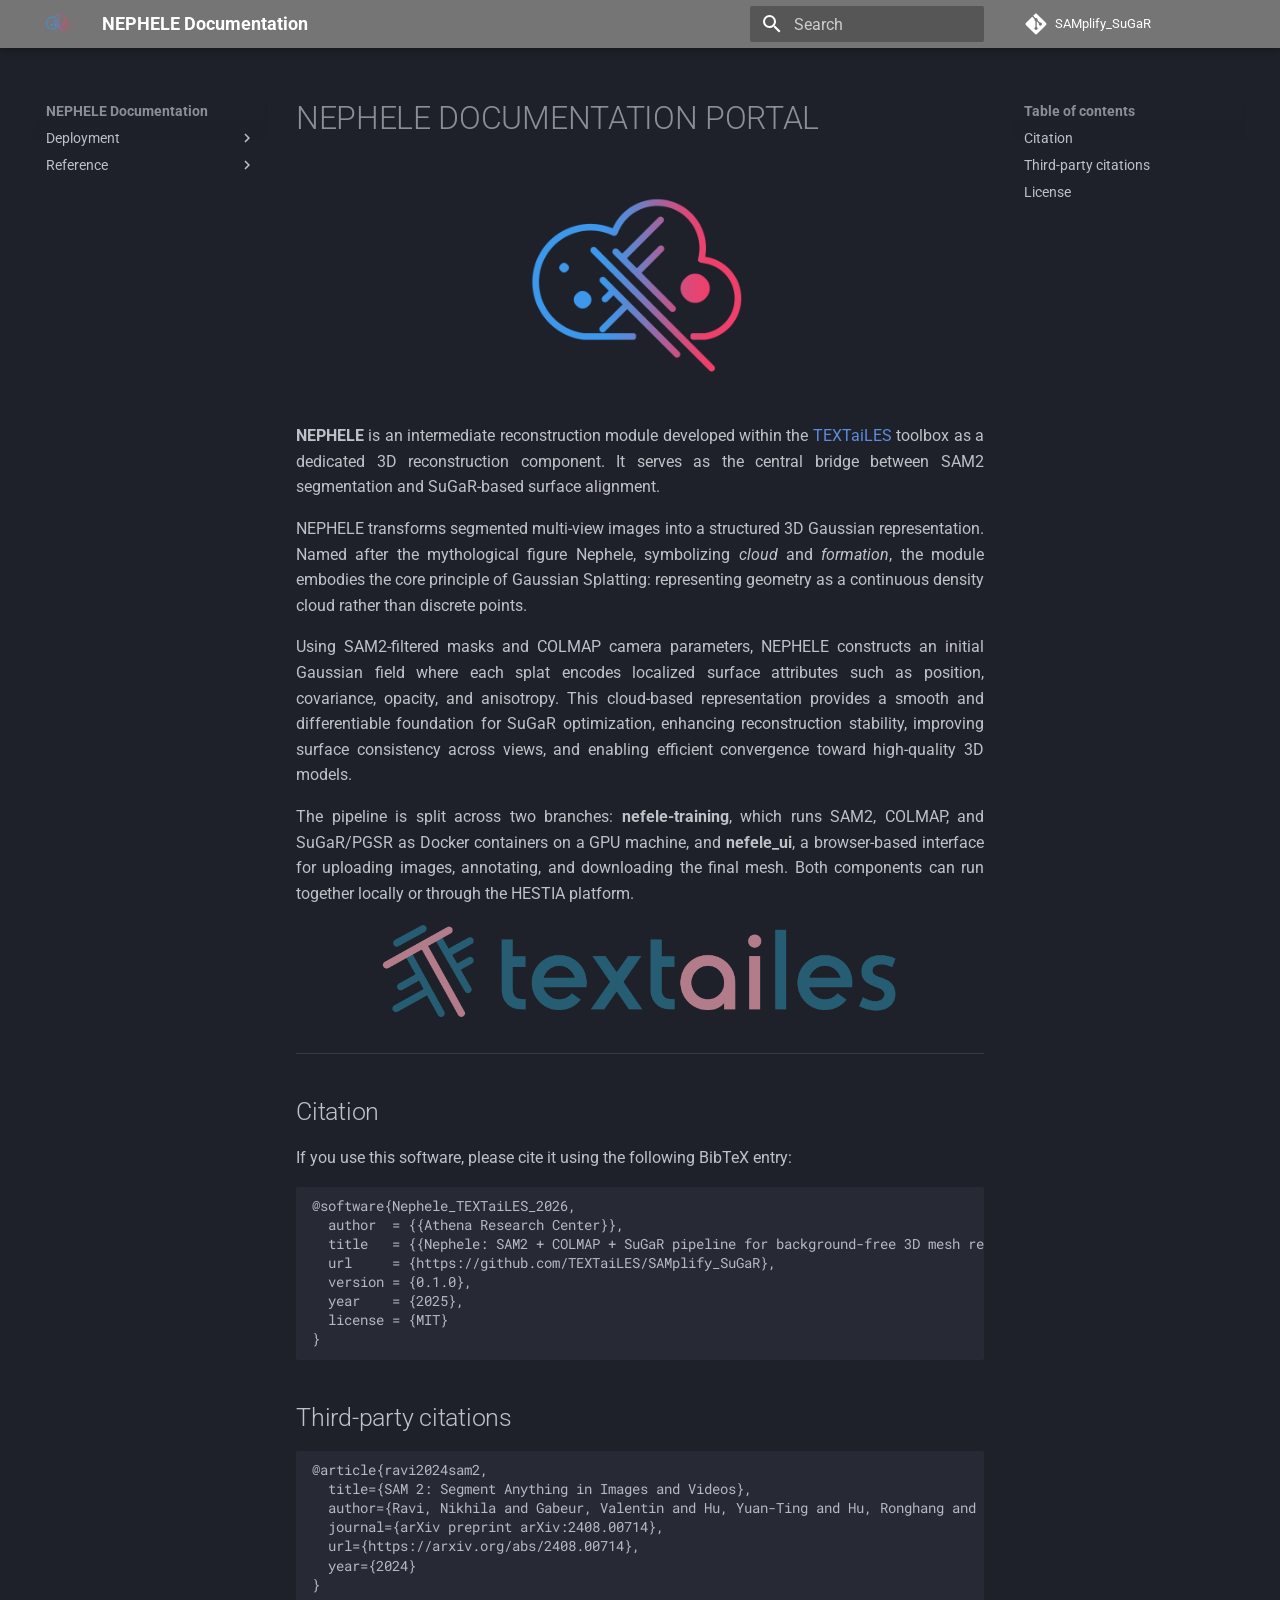
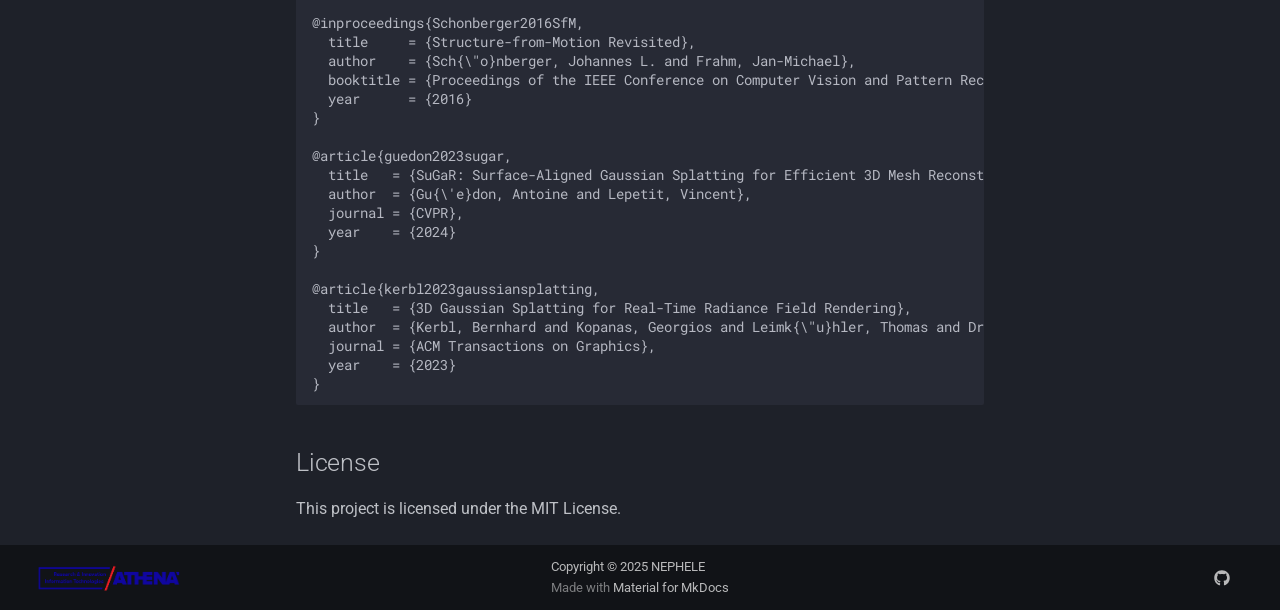
<file: index.html>
<!doctype html>
<html lang="en" class="no-js">
  <head>
    
      <meta charset="utf-8">
      <meta name="viewport" content="width=device-width,initial-scale=1">
      
        <meta name="description" content="Documentation for the NEPHELE 3D reconstruction pipeline">
      
      
        <meta name="author" content="Vaia Zachari">
      
      
        <link rel="canonical" href="https://github.com/TEXTaiLES/SAMplify_SuGaR/">
      
      
      
      
        
      
      
      <link rel="icon" href="assets/nephele_logo_2.png">
      <meta name="generator" content="mkdocs-1.6.1, mkdocs-material-9.7.6">
    
    
      
        <title>NEPHELE Documentation</title>
      
    
    
      <link rel="stylesheet" href="assets/stylesheets/main.484c7ddc.min.css">
      
        
        <link rel="stylesheet" href="assets/stylesheets/palette.ab4e12ef.min.css">
      
      


    
    
      
    
    
      
        
        
        <link rel="preconnect" href="https://fonts.gstatic.com" crossorigin>
        <link rel="stylesheet" href="https://fonts.googleapis.com/css?family=Roboto:300,300i,400,400i,700,700i%7CRoboto+Mono:400,400i,700,700i&display=fallback">
        <style>:root{--md-text-font:"Roboto";--md-code-font:"Roboto Mono"}</style>
      
    
    
      <link rel="stylesheet" href="stylesheets/extra.css">
    
    <script>__md_scope=new URL(".",location),__md_hash=e=>[...e].reduce(((e,_)=>(e<<5)-e+_.charCodeAt(0)),0),__md_get=(e,_=localStorage,t=__md_scope)=>JSON.parse(_.getItem(t.pathname+"."+e)),__md_set=(e,_,t=localStorage,a=__md_scope)=>{try{t.setItem(a.pathname+"."+e,JSON.stringify(_))}catch(e){}}</script>
    
      

    
    
  </head>
  
  
    
    
    
    
    
    <body dir="ltr" data-md-color-scheme="slate" data-md-color-primary="grey" data-md-color-accent="indigo">
  
    
    <input class="md-toggle" data-md-toggle="drawer" type="checkbox" id="__drawer" autocomplete="off">
    <input class="md-toggle" data-md-toggle="search" type="checkbox" id="__search" autocomplete="off">
    <label class="md-overlay" for="__drawer"></label>
    <div data-md-component="skip">
      
        
        <a href="#nephele-documentation-portal" class="md-skip">
          Skip to content
        </a>
      
    </div>
    <div data-md-component="announce">
      
    </div>
    
    
      

  

<header class="md-header md-header--shadow" data-md-component="header">
  <nav class="md-header__inner md-grid" aria-label="Header">
    <a href="." title="NEPHELE Documentation" class="md-header__button md-logo" aria-label="NEPHELE Documentation" data-md-component="logo">
      
  <img src="assets/nephele_logo_2.png" alt="logo">

    </a>
    <label class="md-header__button md-icon" for="__drawer">
      
      <svg xmlns="http://www.w3.org/2000/svg" viewBox="0 0 24 24"><path d="M3 6h18v2H3zm0 5h18v2H3zm0 5h18v2H3z"/></svg>
    </label>
    <div class="md-header__title" data-md-component="header-title">
      <div class="md-header__ellipsis">
        <div class="md-header__topic">
          <span class="md-ellipsis">
            NEPHELE Documentation
          </span>
        </div>
        <div class="md-header__topic" data-md-component="header-topic">
          <span class="md-ellipsis">
            
              NEPHELE DOCUMENTATION PORTAL
            
          </span>
        </div>
      </div>
    </div>
    
      
    
    
    
    
      
      
        <label class="md-header__button md-icon" for="__search">
          
          <svg xmlns="http://www.w3.org/2000/svg" viewBox="0 0 24 24"><path d="M9.5 3A6.5 6.5 0 0 1 16 9.5c0 1.61-.59 3.09-1.56 4.23l.27.27h.79l5 5-1.5 1.5-5-5v-.79l-.27-.27A6.52 6.52 0 0 1 9.5 16 6.5 6.5 0 0 1 3 9.5 6.5 6.5 0 0 1 9.5 3m0 2C7 5 5 7 5 9.5S7 14 9.5 14 14 12 14 9.5 12 5 9.5 5"/></svg>
        </label>
        <div class="md-search" data-md-component="search" role="dialog">
  <label class="md-search__overlay" for="__search"></label>
  <div class="md-search__inner" role="search">
    <form class="md-search__form" name="search">
      <input type="text" class="md-search__input" name="query" aria-label="Search" placeholder="Search" autocapitalize="off" autocorrect="off" autocomplete="off" spellcheck="false" data-md-component="search-query" required>
      <label class="md-search__icon md-icon" for="__search">
        
        <svg xmlns="http://www.w3.org/2000/svg" viewBox="0 0 24 24"><path d="M9.5 3A6.5 6.5 0 0 1 16 9.5c0 1.61-.59 3.09-1.56 4.23l.27.27h.79l5 5-1.5 1.5-5-5v-.79l-.27-.27A6.52 6.52 0 0 1 9.5 16 6.5 6.5 0 0 1 3 9.5 6.5 6.5 0 0 1 9.5 3m0 2C7 5 5 7 5 9.5S7 14 9.5 14 14 12 14 9.5 12 5 9.5 5"/></svg>
        
        <svg xmlns="http://www.w3.org/2000/svg" viewBox="0 0 24 24"><path d="M20 11v2H8l5.5 5.5-1.42 1.42L4.16 12l7.92-7.92L13.5 5.5 8 11z"/></svg>
      </label>
      <nav class="md-search__options" aria-label="Search">
        
        <button type="reset" class="md-search__icon md-icon" title="Clear" aria-label="Clear" tabindex="-1">
          
          <svg xmlns="http://www.w3.org/2000/svg" viewBox="0 0 24 24"><path d="M19 6.41 17.59 5 12 10.59 6.41 5 5 6.41 10.59 12 5 17.59 6.41 19 12 13.41 17.59 19 19 17.59 13.41 12z"/></svg>
        </button>
      </nav>
      
    </form>
    <div class="md-search__output">
      <div class="md-search__scrollwrap" tabindex="0" data-md-scrollfix>
        <div class="md-search-result" data-md-component="search-result">
          <div class="md-search-result__meta">
            Initializing search
          </div>
          <ol class="md-search-result__list" role="presentation"></ol>
        </div>
      </div>
    </div>
  </div>
</div>
      
    
    
      <div class="md-header__source">
        <a href="https://github.com/TEXTaiLES/SAMplify_SuGaR" title="Go to repository" class="md-source" data-md-component="source">
  <div class="md-source__icon md-icon">
    
    <svg xmlns="http://www.w3.org/2000/svg" viewBox="0 0 448 512"><!--! Font Awesome Free 7.1.0 by @fontawesome - https://fontawesome.com License - https://fontawesome.com/license/free (Icons: CC BY 4.0, Fonts: SIL OFL 1.1, Code: MIT License) Copyright 2025 Fonticons, Inc.--><path d="M439.6 236.1 244 40.5c-5.4-5.5-12.8-8.5-20.4-8.5s-15 3-20.4 8.4L162.5 81l51.5 51.5c27.1-9.1 52.7 16.8 43.4 43.7l49.7 49.7c34.2-11.8 61.2 31 35.5 56.7-26.5 26.5-70.2-2.9-56-37.3L240.3 199v121.9c25.3 12.5 22.3 41.8 9.1 55-6.4 6.4-15.2 10.1-24.3 10.1s-17.8-3.6-24.3-10.1c-17.6-17.6-11.1-46.9 11.2-56v-123c-20.8-8.5-24.6-30.7-18.6-45L142.6 101 8.5 235.1C3 240.6 0 247.9 0 255.5s3 15 8.5 20.4l195.6 195.7c5.4 5.4 12.7 8.4 20.4 8.4s15-3 20.4-8.4l194.7-194.7c5.4-5.4 8.4-12.8 8.4-20.4s-3-15-8.4-20.4"/></svg>
  </div>
  <div class="md-source__repository">
    SAMplify_SuGaR
  </div>
</a>
      </div>
    
  </nav>
  
</header>
    
    <div class="md-container" data-md-component="container">
      
      
        
          
        
      
      <main class="md-main" data-md-component="main">
        <div class="md-main__inner md-grid">
          
            
              
              <div class="md-sidebar md-sidebar--primary" data-md-component="sidebar" data-md-type="navigation" >
                <div class="md-sidebar__scrollwrap">
                  <div class="md-sidebar__inner">
                    



<nav class="md-nav md-nav--primary" aria-label="Navigation" data-md-level="0">
  <label class="md-nav__title" for="__drawer">
    <a href="." title="NEPHELE Documentation" class="md-nav__button md-logo" aria-label="NEPHELE Documentation" data-md-component="logo">
      
  <img src="assets/nephele_logo_2.png" alt="logo">

    </a>
    NEPHELE Documentation
  </label>
  
    <div class="md-nav__source">
      <a href="https://github.com/TEXTaiLES/SAMplify_SuGaR" title="Go to repository" class="md-source" data-md-component="source">
  <div class="md-source__icon md-icon">
    
    <svg xmlns="http://www.w3.org/2000/svg" viewBox="0 0 448 512"><!--! Font Awesome Free 7.1.0 by @fontawesome - https://fontawesome.com License - https://fontawesome.com/license/free (Icons: CC BY 4.0, Fonts: SIL OFL 1.1, Code: MIT License) Copyright 2025 Fonticons, Inc.--><path d="M439.6 236.1 244 40.5c-5.4-5.5-12.8-8.5-20.4-8.5s-15 3-20.4 8.4L162.5 81l51.5 51.5c27.1-9.1 52.7 16.8 43.4 43.7l49.7 49.7c34.2-11.8 61.2 31 35.5 56.7-26.5 26.5-70.2-2.9-56-37.3L240.3 199v121.9c25.3 12.5 22.3 41.8 9.1 55-6.4 6.4-15.2 10.1-24.3 10.1s-17.8-3.6-24.3-10.1c-17.6-17.6-11.1-46.9 11.2-56v-123c-20.8-8.5-24.6-30.7-18.6-45L142.6 101 8.5 235.1C3 240.6 0 247.9 0 255.5s3 15 8.5 20.4l195.6 195.7c5.4 5.4 12.7 8.4 20.4 8.4s15-3 20.4-8.4l194.7-194.7c5.4-5.4 8.4-12.8 8.4-20.4s-3-15-8.4-20.4"/></svg>
  </div>
  <div class="md-source__repository">
    SAMplify_SuGaR
  </div>
</a>
    </div>
  
  <ul class="md-nav__list" data-md-scrollfix>
    
      
      
  
  
  
  
    
    
    
    
    
    <li class="md-nav__item md-nav__item--nested">
      
        
        
        <input class="md-nav__toggle md-toggle " type="checkbox" id="__nav_1" >
        
          
          <label class="md-nav__link" for="__nav_1" id="__nav_1_label" tabindex="0">
            
  
  
  <span class="md-ellipsis">
    
  
    Deployment
  

    
  </span>
  
  

            <span class="md-nav__icon md-icon"></span>
          </label>
        
        <nav class="md-nav" data-md-level="1" aria-labelledby="__nav_1_label" aria-expanded="false">
          <label class="md-nav__title" for="__nav_1">
            <span class="md-nav__icon md-icon"></span>
            
  
    Deployment
  

          </label>
          <ul class="md-nav__list" data-md-scrollfix>
            
              
                
  
  
  
  
    <li class="md-nav__item">
      <a href="deployment/installation_basic/" class="md-nav__link">
        
  
  
  <span class="md-ellipsis">
    
  
    Installation
  

    
  </span>
  
  

      </a>
    </li>
  

              
            
              
                
  
  
  
  
    <li class="md-nav__item">
      <a href="deployment/dataset_preparation/" class="md-nav__link">
        
  
  
  <span class="md-ellipsis">
    
  
    Dataset Preparation
  

    
  </span>
  
  

      </a>
    </li>
  

              
            
              
                
  
  
  
  
    <li class="md-nav__item">
      <a href="deployment/run_pipeline/" class="md-nav__link">
        
  
  
  <span class="md-ellipsis">
    
  
    Running the Backend Pipeline
  

    
  </span>
  
  

      </a>
    </li>
  

              
            
              
                
  
  
  
  
    <li class="md-nav__item">
      <a href="deployment/nefele_ui/" class="md-nav__link">
        
  
  
  <span class="md-ellipsis">
    
  
    Web UI (nefele_ui)
  

    
  </span>
  
  

      </a>
    </li>
  

              
            
          </ul>
        </nav>
      
    </li>
  

    
      
      
  
  
  
  
    
    
    
    
    
    <li class="md-nav__item md-nav__item--nested">
      
        
        
        <input class="md-nav__toggle md-toggle " type="checkbox" id="__nav_2" >
        
          
          <label class="md-nav__link" for="__nav_2" id="__nav_2_label" tabindex="0">
            
  
  
  <span class="md-ellipsis">
    
  
    Reference
  

    
  </span>
  
  

            <span class="md-nav__icon md-icon"></span>
          </label>
        
        <nav class="md-nav" data-md-level="1" aria-labelledby="__nav_2_label" aria-expanded="false">
          <label class="md-nav__title" for="__nav_2">
            <span class="md-nav__icon md-icon"></span>
            
  
    Reference
  

          </label>
          <ul class="md-nav__list" data-md-scrollfix>
            
              
                
  
  
  
  
    <li class="md-nav__item">
      <a href="manual/colmap/" class="md-nav__link">
        
  
  
  <span class="md-ellipsis">
    
  
    COLMAP – Structure-from-Motion
  

    
  </span>
  
  

      </a>
    </li>
  

              
            
              
                
  
  
  
  
    <li class="md-nav__item">
      <a href="manual/sugar/" class="md-nav__link">
        
  
  
  <span class="md-ellipsis">
    
  
    SuGaR / PGSR
  

    
  </span>
  
  

      </a>
    </li>
  

              
            
              
                
  
  
  
  
    <li class="md-nav__item">
      <a href="api/env/" class="md-nav__link">
        
  
  
  <span class="md-ellipsis">
    
  
    Environment Variables
  

    
  </span>
  
  

      </a>
    </li>
  

              
            
          </ul>
        </nav>
      
    </li>
  

    
  </ul>
</nav>
                  </div>
                </div>
              </div>
            
            
              
              <div class="md-sidebar md-sidebar--secondary" data-md-component="sidebar" data-md-type="toc" >
                <div class="md-sidebar__scrollwrap">
                  <div class="md-sidebar__inner">
                    

<nav class="md-nav md-nav--secondary" aria-label="Table of contents">
  
  
  
    
  
  
    <label class="md-nav__title" for="__toc">
      <span class="md-nav__icon md-icon"></span>
      Table of contents
    </label>
    <ul class="md-nav__list" data-md-component="toc" data-md-scrollfix>
      
        <li class="md-nav__item">
  <a href="#citation" class="md-nav__link">
    <span class="md-ellipsis">
      
        Citation
      
    </span>
  </a>
  
</li>
      
        <li class="md-nav__item">
  <a href="#third-party-citations" class="md-nav__link">
    <span class="md-ellipsis">
      
        Third-party citations
      
    </span>
  </a>
  
</li>
      
        <li class="md-nav__item">
  <a href="#license" class="md-nav__link">
    <span class="md-ellipsis">
      
        License
      
    </span>
  </a>
  
</li>
      
    </ul>
  
</nav>
                  </div>
                </div>
              </div>
            
          
          
            <div class="md-content" data-md-component="content">
              
              <article class="md-content__inner md-typeset">
                
                  


  
  


<h1 id="nephele-documentation-portal">NEPHELE DOCUMENTATION PORTAL</h1>
<p align="center">
    <img src="assets/nephele_logo_2.png" alt="NEPHELE" width="220"/>
</p>

<p style="text-align: justify; text-justify: inter-word;">
<b>NEPHELE</b> is an intermediate reconstruction module developed within the 
<a href="https://www.echoes-eccch.eu/textailes/">TEXTaiLES</a> toolbox as a dedicated 
3D reconstruction component. It serves as the central bridge between SAM2 segmentation 
and SuGaR-based surface alignment.
</p>

<p style="text-align: justify; text-justify: inter-word;">
NEPHELE transforms segmented multi-view images into a structured 3D Gaussian 
representation. Named after the mythological figure Nephele, symbolizing 
<i>cloud</i> and <i>formation</i>, the module embodies the core principle of Gaussian 
Splatting: representing geometry as a continuous density cloud rather than 
discrete points.
</p>

<p style="text-align: justify; text-justify: inter-word;">
Using SAM2-filtered masks and COLMAP camera parameters, NEPHELE constructs an 
initial Gaussian field where each splat encodes localized surface attributes such 
as position, covariance, opacity, and anisotropy. This cloud-based representation 
provides a smooth and differentiable foundation for SuGaR optimization, enhancing 
reconstruction stability, improving surface consistency across views, and enabling 
efficient convergence toward high-quality 3D models.
</p>

<p style="text-align: justify; text-justify: inter-word;">
The pipeline is split across two branches: <b>nefele-training</b>, which runs SAM2, COLMAP, 
and SuGaR/PGSR as Docker containers on a GPU machine, and <b>nefele_ui</b>, a browser-based 
interface for uploading images, annotating, and downloading the final mesh. Both components 
can run together locally or through the HESTIA platform.
</p>

<p align="center">
    <img src="assets/Logo-Textailes-Colour-RGB-Hor.png" alt="TEXTaiLES" width="520"/>
</p>

<hr />
<h2 id="citation">Citation</h2>
<p>If you use this software, please cite it using the following BibTeX entry:</p>
<pre><code class="language-bibtex">@software{Nephele_TEXTaiLES_2026,
  author  = {{Athena Research Center}},
  title   = {{Nephele: SAM2 + COLMAP + SuGaR pipeline for background-free 3D mesh reconstruction}},
  url     = {https://github.com/TEXTaiLES/SAMplify_SuGaR},
  version = {0.1.0},
  year    = {2025},
  license = {MIT}
}
</code></pre>
<h2 id="third-party-citations">Third-party citations</h2>
<pre><code class="language-bibtex">@article{ravi2024sam2,
  title={SAM 2: Segment Anything in Images and Videos},
  author={Ravi, Nikhila and Gabeur, Valentin and Hu, Yuan-Ting and Hu, Ronghang and Ryali, Chaitanya and Ma, Tengyu and Khedr, Haitham and R{\&quot;a}dle, Roman and Rolland, Chloe and Gustafson, Laura and Mintun, Eric and Pan, Junting and Alwala, Kalyan Vasudev and Carion, Nicolas and Wu, Chao-Yuan and Girshick, Ross and Doll{\'a}r, Piotr and Feichtenhofer, Christoph},
  journal={arXiv preprint arXiv:2408.00714},
  url={https://arxiv.org/abs/2408.00714},
  year={2024}
}

@inproceedings{Schonberger2016SfM,
  title     = {Structure-from-Motion Revisited},
  author    = {Sch{\&quot;o}nberger, Johannes L. and Frahm, Jan-Michael},
  booktitle = {Proceedings of the IEEE Conference on Computer Vision and Pattern Recognition (CVPR)},
  year      = {2016}
}

@article{guedon2023sugar,
  title   = {SuGaR: Surface-Aligned Gaussian Splatting for Efficient 3D Mesh Reconstruction and High-Quality Mesh Rendering},
  author  = {Gu{\'e}don, Antoine and Lepetit, Vincent},
  journal = {CVPR},
  year    = {2024}
}

@article{kerbl2023gaussiansplatting,
  title   = {3D Gaussian Splatting for Real-Time Radiance Field Rendering},
  author  = {Kerbl, Bernhard and Kopanas, Georgios and Leimk{\&quot;u}hler, Thomas and Drettakis, George},
  journal = {ACM Transactions on Graphics},
  year    = {2023}
}
</code></pre>
<h2 id="license">License</h2>
<p>This project is licensed under the MIT License.</p>












                
              </article>
            </div>
          
          
<script>var target=document.getElementById(location.hash.slice(1));target&&target.name&&(target.checked=target.name.startsWith("__tabbed_"))</script>
        </div>
        
      </main>
      
        <footer class="md-footer">
  
  <div class="md-footer-meta md-typeset">
    <div class="md-footer-meta__inner md-grid">
      <div class="md-copyright">
  
    <div class="md-copyright__highlight">
      Copyright © 2025 NEPHELE
    </div>
  
  
    Made with
    <a href="https://squidfunk.github.io/mkdocs-material/" target="_blank" rel="noopener">
      Material for MkDocs
    </a>
  
</div>
      
        
<div class="md-social">
  
    
    
    
    
      
      
    
    <a href="https://github.com/TEXTaiLES/SAMplify_SuGaR" target="_blank" rel="noopener" title="github.com" class="md-social__link">
      <svg xmlns="http://www.w3.org/2000/svg" viewBox="0 0 512 512"><!--! Font Awesome Free 7.1.0 by @fontawesome - https://fontawesome.com License - https://fontawesome.com/license/free (Icons: CC BY 4.0, Fonts: SIL OFL 1.1, Code: MIT License) Copyright 2025 Fonticons, Inc.--><path d="M173.9 397.4c0 2-2.3 3.6-5.2 3.6-3.3.3-5.6-1.3-5.6-3.6 0-2 2.3-3.6 5.2-3.6 3-.3 5.6 1.3 5.6 3.6m-31.1-4.5c-.7 2 1.3 4.3 4.3 4.9 2.6 1 5.6 0 6.2-2s-1.3-4.3-4.3-5.2c-2.6-.7-5.5.3-6.2 2.3m44.2-1.7c-2.9.7-4.9 2.6-4.6 4.9.3 2 2.9 3.3 5.9 2.6 2.9-.7 4.9-2.6 4.6-4.6-.3-1.9-3-3.2-5.9-2.9M252.8 8C114.1 8 8 113.3 8 252c0 110.9 69.8 205.8 169.5 239.2 12.8 2.3 17.3-5.6 17.3-12.1 0-6.2-.3-40.4-.3-61.4 0 0-70 15-84.7-29.8 0 0-11.4-29.1-27.8-36.6 0 0-22.9-15.7 1.6-15.4 0 0 24.9 2 38.6 25.8 21.9 38.6 58.6 27.5 72.9 20.9 2.3-16 8.8-27.1 16-33.7-55.9-6.2-112.3-14.3-112.3-110.5 0-27.5 7.6-41.3 23.6-58.9-2.6-6.5-11.1-33.3 2.6-67.9 20.9-6.5 69 27 69 27 20-5.6 41.5-8.5 62.8-8.5s42.8 2.9 62.8 8.5c0 0 48.1-33.6 69-27 13.7 34.7 5.2 61.4 2.6 67.9 16 17.7 25.8 31.5 25.8 58.9 0 96.5-58.9 104.2-114.8 110.5 9.2 7.9 17 22.9 17 46.4 0 33.7-.3 75.4-.3 83.6 0 6.5 4.6 14.4 17.3 12.1C436.2 457.8 504 362.9 504 252 504 113.3 391.5 8 252.8 8M105.2 352.9c-1.3 1-1 3.3.7 5.2 1.6 1.6 3.9 2.3 5.2 1 1.3-1 1-3.3-.7-5.2-1.6-1.6-3.9-2.3-5.2-1m-10.8-8.1c-.7 1.3.3 2.9 2.3 3.9 1.6 1 3.6.7 4.3-.7.7-1.3-.3-2.9-2.3-3.9-2-.6-3.6-.3-4.3.7m32.4 35.6c-1.6 1.3-1 4.3 1.3 6.2 2.3 2.3 5.2 2.6 6.5 1 1.3-1.3.7-4.3-1.3-6.2-2.2-2.3-5.2-2.6-6.5-1m-11.4-14.7c-1.6 1-1.6 3.6 0 5.9s4.3 3.3 5.6 2.3c1.6-1.3 1.6-3.9 0-6.2-1.4-2.3-4-3.3-5.6-2"/></svg>
    </a>
  
</div>
      
    </div>
  </div>
</footer>
      
    </div>
    <div class="md-dialog" data-md-component="dialog">
      <div class="md-dialog__inner md-typeset"></div>
    </div>
    
    
    
      
      
      <script id="__config" type="application/json">{"annotate": null, "base": ".", "features": [], "search": "assets/javascripts/workers/search.2c215733.min.js", "tags": null, "translations": {"clipboard.copied": "Copied to clipboard", "clipboard.copy": "Copy to clipboard", "search.result.more.one": "1 more on this page", "search.result.more.other": "# more on this page", "search.result.none": "No matching documents", "search.result.one": "1 matching document", "search.result.other": "# matching documents", "search.result.placeholder": "Type to start searching", "search.result.term.missing": "Missing", "select.version": "Select version"}, "version": null}</script>
    
    
      <script src="assets/javascripts/bundle.79ae519e.min.js"></script>
      
        <script src="javascripts/extra.js"></script>
      
    
  </body>
</html>
</file>
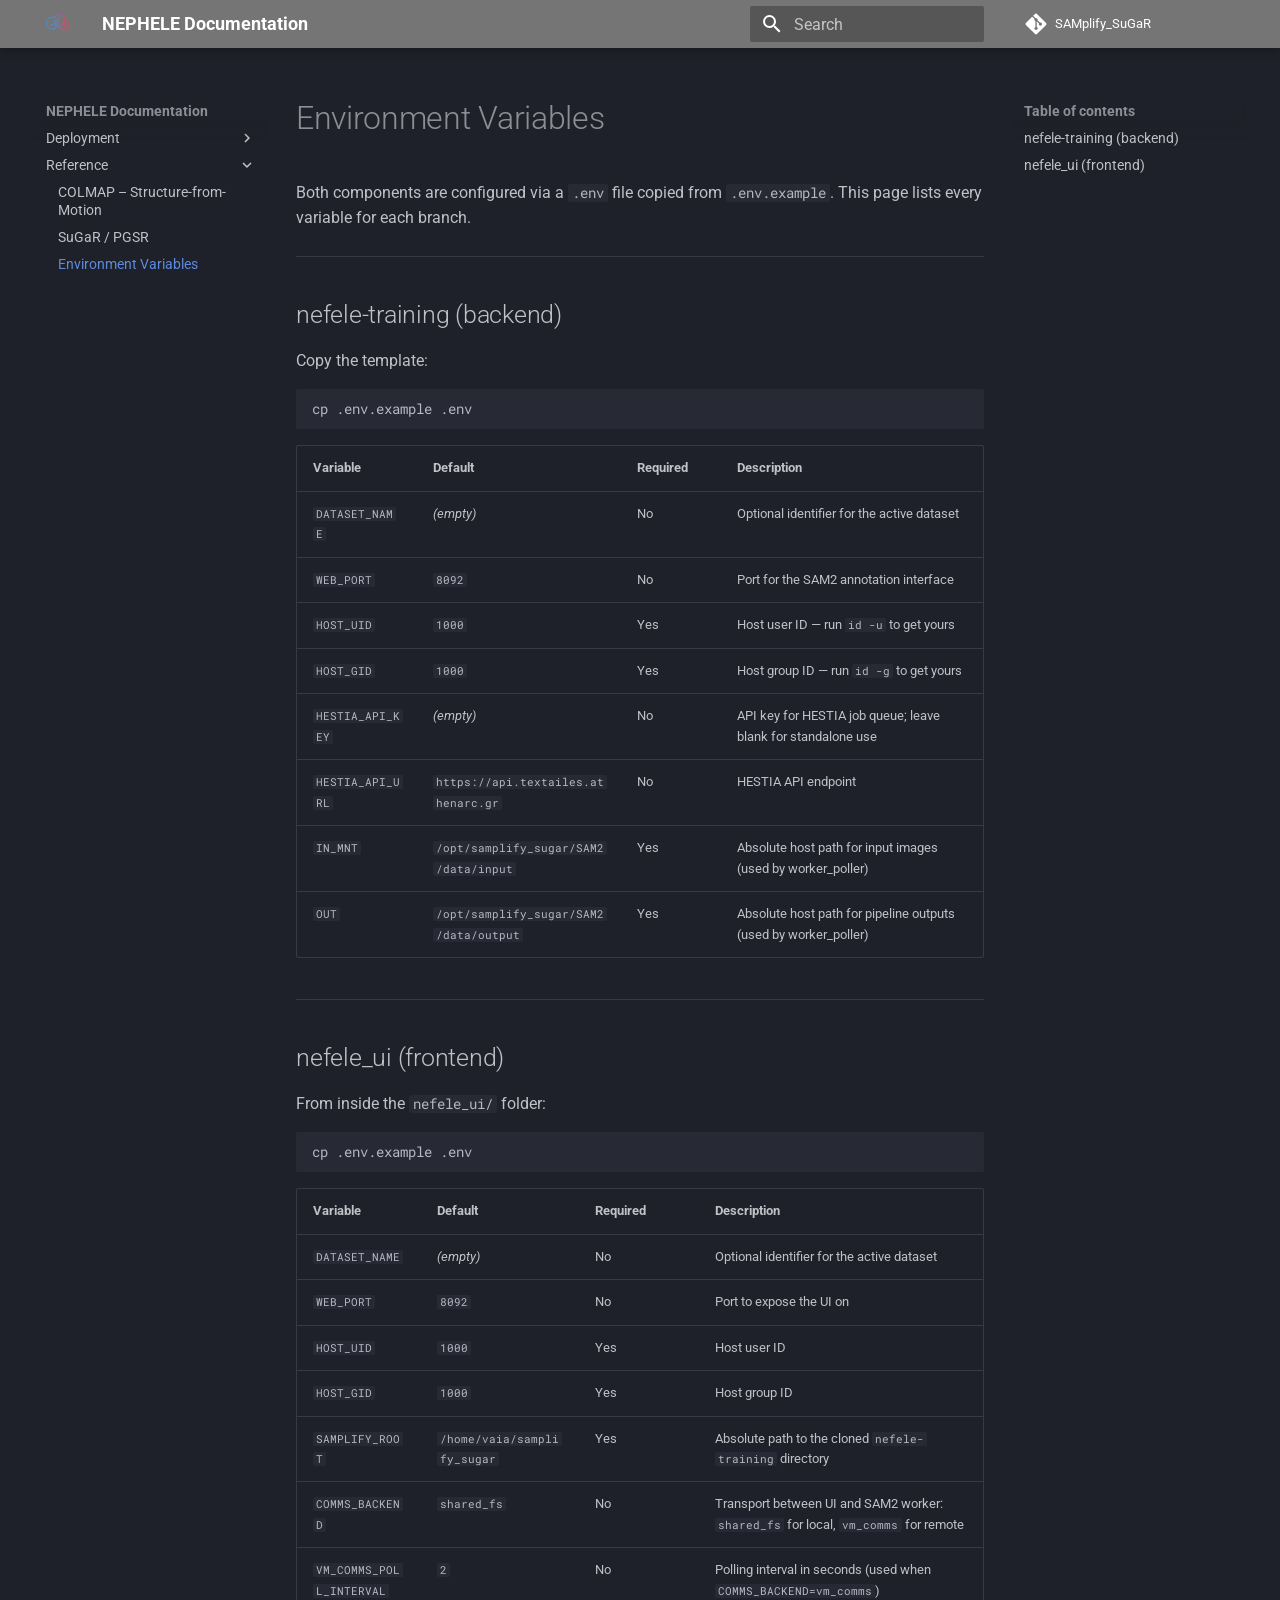
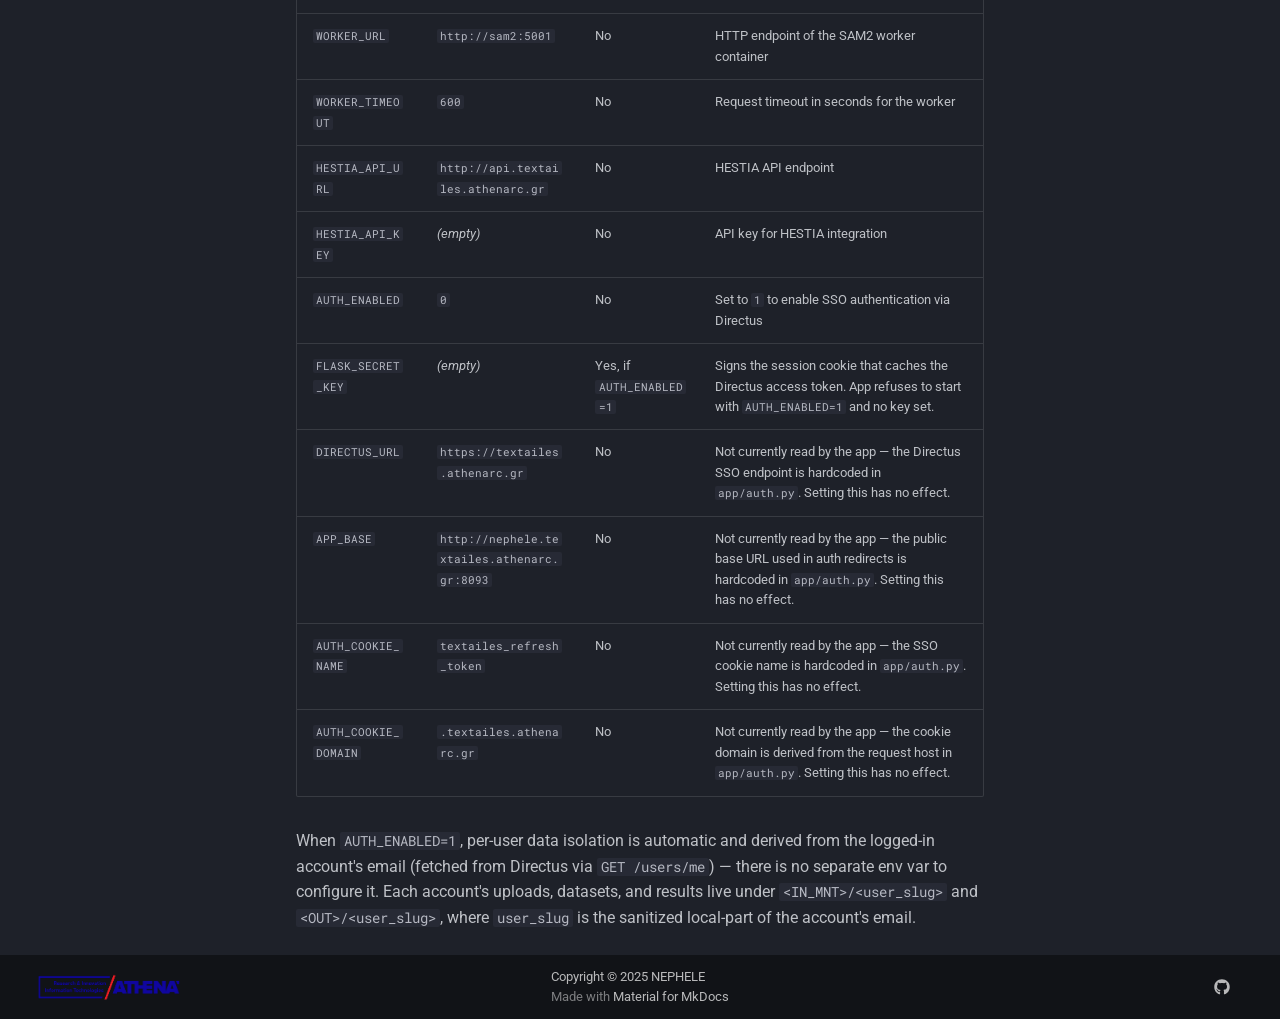
<file: api/env/index.html>
<!doctype html>
<html lang="en" class="no-js">
  <head>
    
      <meta charset="utf-8">
      <meta name="viewport" content="width=device-width,initial-scale=1">
      
        <meta name="description" content="Documentation for the NEPHELE 3D reconstruction pipeline">
      
      
        <meta name="author" content="Vaia Zachari">
      
      
        <link rel="canonical" href="https://github.com/TEXTaiLES/SAMplify_SuGaR/api/env/">
      
      
        <link rel="prev" href="../../manual/sugar/">
      
      
      
        
      
      
      <link rel="icon" href="../../assets/nephele_logo_2.png">
      <meta name="generator" content="mkdocs-1.6.1, mkdocs-material-9.7.6">
    
    
      
        <title>Environment Variables - NEPHELE Documentation</title>
      
    
    
      <link rel="stylesheet" href="../../assets/stylesheets/main.484c7ddc.min.css">
      
        
        <link rel="stylesheet" href="../../assets/stylesheets/palette.ab4e12ef.min.css">
      
      


    
    
      
    
    
      
        
        
        <link rel="preconnect" href="https://fonts.gstatic.com" crossorigin>
        <link rel="stylesheet" href="https://fonts.googleapis.com/css?family=Roboto:300,300i,400,400i,700,700i%7CRoboto+Mono:400,400i,700,700i&display=fallback">
        <style>:root{--md-text-font:"Roboto";--md-code-font:"Roboto Mono"}</style>
      
    
    
      <link rel="stylesheet" href="../../stylesheets/extra.css">
    
    <script>__md_scope=new URL("../..",location),__md_hash=e=>[...e].reduce(((e,_)=>(e<<5)-e+_.charCodeAt(0)),0),__md_get=(e,_=localStorage,t=__md_scope)=>JSON.parse(_.getItem(t.pathname+"."+e)),__md_set=(e,_,t=localStorage,a=__md_scope)=>{try{t.setItem(a.pathname+"."+e,JSON.stringify(_))}catch(e){}}</script>
    
      

    
    
  </head>
  
  
    
    
    
    
    
    <body dir="ltr" data-md-color-scheme="slate" data-md-color-primary="grey" data-md-color-accent="indigo">
  
    
    <input class="md-toggle" data-md-toggle="drawer" type="checkbox" id="__drawer" autocomplete="off">
    <input class="md-toggle" data-md-toggle="search" type="checkbox" id="__search" autocomplete="off">
    <label class="md-overlay" for="__drawer"></label>
    <div data-md-component="skip">
      
        
        <a href="#environment-variables" class="md-skip">
          Skip to content
        </a>
      
    </div>
    <div data-md-component="announce">
      
    </div>
    
    
      

  

<header class="md-header md-header--shadow" data-md-component="header">
  <nav class="md-header__inner md-grid" aria-label="Header">
    <a href="../.." title="NEPHELE Documentation" class="md-header__button md-logo" aria-label="NEPHELE Documentation" data-md-component="logo">
      
  <img src="../../assets/nephele_logo_2.png" alt="logo">

    </a>
    <label class="md-header__button md-icon" for="__drawer">
      
      <svg xmlns="http://www.w3.org/2000/svg" viewBox="0 0 24 24"><path d="M3 6h18v2H3zm0 5h18v2H3zm0 5h18v2H3z"/></svg>
    </label>
    <div class="md-header__title" data-md-component="header-title">
      <div class="md-header__ellipsis">
        <div class="md-header__topic">
          <span class="md-ellipsis">
            NEPHELE Documentation
          </span>
        </div>
        <div class="md-header__topic" data-md-component="header-topic">
          <span class="md-ellipsis">
            
              Environment Variables
            
          </span>
        </div>
      </div>
    </div>
    
      
    
    
    
    
      
      
        <label class="md-header__button md-icon" for="__search">
          
          <svg xmlns="http://www.w3.org/2000/svg" viewBox="0 0 24 24"><path d="M9.5 3A6.5 6.5 0 0 1 16 9.5c0 1.61-.59 3.09-1.56 4.23l.27.27h.79l5 5-1.5 1.5-5-5v-.79l-.27-.27A6.52 6.52 0 0 1 9.5 16 6.5 6.5 0 0 1 3 9.5 6.5 6.5 0 0 1 9.5 3m0 2C7 5 5 7 5 9.5S7 14 9.5 14 14 12 14 9.5 12 5 9.5 5"/></svg>
        </label>
        <div class="md-search" data-md-component="search" role="dialog">
  <label class="md-search__overlay" for="__search"></label>
  <div class="md-search__inner" role="search">
    <form class="md-search__form" name="search">
      <input type="text" class="md-search__input" name="query" aria-label="Search" placeholder="Search" autocapitalize="off" autocorrect="off" autocomplete="off" spellcheck="false" data-md-component="search-query" required>
      <label class="md-search__icon md-icon" for="__search">
        
        <svg xmlns="http://www.w3.org/2000/svg" viewBox="0 0 24 24"><path d="M9.5 3A6.5 6.5 0 0 1 16 9.5c0 1.61-.59 3.09-1.56 4.23l.27.27h.79l5 5-1.5 1.5-5-5v-.79l-.27-.27A6.52 6.52 0 0 1 9.5 16 6.5 6.5 0 0 1 3 9.5 6.5 6.5 0 0 1 9.5 3m0 2C7 5 5 7 5 9.5S7 14 9.5 14 14 12 14 9.5 12 5 9.5 5"/></svg>
        
        <svg xmlns="http://www.w3.org/2000/svg" viewBox="0 0 24 24"><path d="M20 11v2H8l5.5 5.5-1.42 1.42L4.16 12l7.92-7.92L13.5 5.5 8 11z"/></svg>
      </label>
      <nav class="md-search__options" aria-label="Search">
        
        <button type="reset" class="md-search__icon md-icon" title="Clear" aria-label="Clear" tabindex="-1">
          
          <svg xmlns="http://www.w3.org/2000/svg" viewBox="0 0 24 24"><path d="M19 6.41 17.59 5 12 10.59 6.41 5 5 6.41 10.59 12 5 17.59 6.41 19 12 13.41 17.59 19 19 17.59 13.41 12z"/></svg>
        </button>
      </nav>
      
    </form>
    <div class="md-search__output">
      <div class="md-search__scrollwrap" tabindex="0" data-md-scrollfix>
        <div class="md-search-result" data-md-component="search-result">
          <div class="md-search-result__meta">
            Initializing search
          </div>
          <ol class="md-search-result__list" role="presentation"></ol>
        </div>
      </div>
    </div>
  </div>
</div>
      
    
    
      <div class="md-header__source">
        <a href="https://github.com/TEXTaiLES/SAMplify_SuGaR" title="Go to repository" class="md-source" data-md-component="source">
  <div class="md-source__icon md-icon">
    
    <svg xmlns="http://www.w3.org/2000/svg" viewBox="0 0 448 512"><!--! Font Awesome Free 7.1.0 by @fontawesome - https://fontawesome.com License - https://fontawesome.com/license/free (Icons: CC BY 4.0, Fonts: SIL OFL 1.1, Code: MIT License) Copyright 2025 Fonticons, Inc.--><path d="M439.6 236.1 244 40.5c-5.4-5.5-12.8-8.5-20.4-8.5s-15 3-20.4 8.4L162.5 81l51.5 51.5c27.1-9.1 52.7 16.8 43.4 43.7l49.7 49.7c34.2-11.8 61.2 31 35.5 56.7-26.5 26.5-70.2-2.9-56-37.3L240.3 199v121.9c25.3 12.5 22.3 41.8 9.1 55-6.4 6.4-15.2 10.1-24.3 10.1s-17.8-3.6-24.3-10.1c-17.6-17.6-11.1-46.9 11.2-56v-123c-20.8-8.5-24.6-30.7-18.6-45L142.6 101 8.5 235.1C3 240.6 0 247.9 0 255.5s3 15 8.5 20.4l195.6 195.7c5.4 5.4 12.7 8.4 20.4 8.4s15-3 20.4-8.4l194.7-194.7c5.4-5.4 8.4-12.8 8.4-20.4s-3-15-8.4-20.4"/></svg>
  </div>
  <div class="md-source__repository">
    SAMplify_SuGaR
  </div>
</a>
      </div>
    
  </nav>
  
</header>
    
    <div class="md-container" data-md-component="container">
      
      
        
          
        
      
      <main class="md-main" data-md-component="main">
        <div class="md-main__inner md-grid">
          
            
              
              <div class="md-sidebar md-sidebar--primary" data-md-component="sidebar" data-md-type="navigation" >
                <div class="md-sidebar__scrollwrap">
                  <div class="md-sidebar__inner">
                    



<nav class="md-nav md-nav--primary" aria-label="Navigation" data-md-level="0">
  <label class="md-nav__title" for="__drawer">
    <a href="../.." title="NEPHELE Documentation" class="md-nav__button md-logo" aria-label="NEPHELE Documentation" data-md-component="logo">
      
  <img src="../../assets/nephele_logo_2.png" alt="logo">

    </a>
    NEPHELE Documentation
  </label>
  
    <div class="md-nav__source">
      <a href="https://github.com/TEXTaiLES/SAMplify_SuGaR" title="Go to repository" class="md-source" data-md-component="source">
  <div class="md-source__icon md-icon">
    
    <svg xmlns="http://www.w3.org/2000/svg" viewBox="0 0 448 512"><!--! Font Awesome Free 7.1.0 by @fontawesome - https://fontawesome.com License - https://fontawesome.com/license/free (Icons: CC BY 4.0, Fonts: SIL OFL 1.1, Code: MIT License) Copyright 2025 Fonticons, Inc.--><path d="M439.6 236.1 244 40.5c-5.4-5.5-12.8-8.5-20.4-8.5s-15 3-20.4 8.4L162.5 81l51.5 51.5c27.1-9.1 52.7 16.8 43.4 43.7l49.7 49.7c34.2-11.8 61.2 31 35.5 56.7-26.5 26.5-70.2-2.9-56-37.3L240.3 199v121.9c25.3 12.5 22.3 41.8 9.1 55-6.4 6.4-15.2 10.1-24.3 10.1s-17.8-3.6-24.3-10.1c-17.6-17.6-11.1-46.9 11.2-56v-123c-20.8-8.5-24.6-30.7-18.6-45L142.6 101 8.5 235.1C3 240.6 0 247.9 0 255.5s3 15 8.5 20.4l195.6 195.7c5.4 5.4 12.7 8.4 20.4 8.4s15-3 20.4-8.4l194.7-194.7c5.4-5.4 8.4-12.8 8.4-20.4s-3-15-8.4-20.4"/></svg>
  </div>
  <div class="md-source__repository">
    SAMplify_SuGaR
  </div>
</a>
    </div>
  
  <ul class="md-nav__list" data-md-scrollfix>
    
      
      
  
  
  
  
    
    
    
    
    
    <li class="md-nav__item md-nav__item--nested">
      
        
        
        <input class="md-nav__toggle md-toggle " type="checkbox" id="__nav_1" >
        
          
          <label class="md-nav__link" for="__nav_1" id="__nav_1_label" tabindex="0">
            
  
  
  <span class="md-ellipsis">
    
  
    Deployment
  

    
  </span>
  
  

            <span class="md-nav__icon md-icon"></span>
          </label>
        
        <nav class="md-nav" data-md-level="1" aria-labelledby="__nav_1_label" aria-expanded="false">
          <label class="md-nav__title" for="__nav_1">
            <span class="md-nav__icon md-icon"></span>
            
  
    Deployment
  

          </label>
          <ul class="md-nav__list" data-md-scrollfix>
            
              
                
  
  
  
  
    <li class="md-nav__item">
      <a href="../../deployment/installation_basic/" class="md-nav__link">
        
  
  
  <span class="md-ellipsis">
    
  
    Installation
  

    
  </span>
  
  

      </a>
    </li>
  

              
            
              
                
  
  
  
  
    <li class="md-nav__item">
      <a href="../../deployment/dataset_preparation/" class="md-nav__link">
        
  
  
  <span class="md-ellipsis">
    
  
    Dataset Preparation
  

    
  </span>
  
  

      </a>
    </li>
  

              
            
              
                
  
  
  
  
    <li class="md-nav__item">
      <a href="../../deployment/run_pipeline/" class="md-nav__link">
        
  
  
  <span class="md-ellipsis">
    
  
    Running the Backend Pipeline
  

    
  </span>
  
  

      </a>
    </li>
  

              
            
              
                
  
  
  
  
    <li class="md-nav__item">
      <a href="../../deployment/nefele_ui/" class="md-nav__link">
        
  
  
  <span class="md-ellipsis">
    
  
    Web UI (nefele_ui)
  

    
  </span>
  
  

      </a>
    </li>
  

              
            
          </ul>
        </nav>
      
    </li>
  

    
      
      
  
  
    
  
  
  
    
    
    
    
    
    <li class="md-nav__item md-nav__item--active md-nav__item--nested">
      
        
        
        <input class="md-nav__toggle md-toggle " type="checkbox" id="__nav_2" checked>
        
          
          <label class="md-nav__link" for="__nav_2" id="__nav_2_label" tabindex="0">
            
  
  
  <span class="md-ellipsis">
    
  
    Reference
  

    
  </span>
  
  

            <span class="md-nav__icon md-icon"></span>
          </label>
        
        <nav class="md-nav" data-md-level="1" aria-labelledby="__nav_2_label" aria-expanded="true">
          <label class="md-nav__title" for="__nav_2">
            <span class="md-nav__icon md-icon"></span>
            
  
    Reference
  

          </label>
          <ul class="md-nav__list" data-md-scrollfix>
            
              
                
  
  
  
  
    <li class="md-nav__item">
      <a href="../../manual/colmap/" class="md-nav__link">
        
  
  
  <span class="md-ellipsis">
    
  
    COLMAP – Structure-from-Motion
  

    
  </span>
  
  

      </a>
    </li>
  

              
            
              
                
  
  
  
  
    <li class="md-nav__item">
      <a href="../../manual/sugar/" class="md-nav__link">
        
  
  
  <span class="md-ellipsis">
    
  
    SuGaR / PGSR
  

    
  </span>
  
  

      </a>
    </li>
  

              
            
              
                
  
  
    
  
  
  
    <li class="md-nav__item md-nav__item--active">
      
      <input class="md-nav__toggle md-toggle" type="checkbox" id="__toc">
      
      
        
      
      
        <label class="md-nav__link md-nav__link--active" for="__toc">
          
  
  
  <span class="md-ellipsis">
    
  
    Environment Variables
  

    
  </span>
  
  

          <span class="md-nav__icon md-icon"></span>
        </label>
      
      <a href="./" class="md-nav__link md-nav__link--active">
        
  
  
  <span class="md-ellipsis">
    
  
    Environment Variables
  

    
  </span>
  
  

      </a>
      
        

<nav class="md-nav md-nav--secondary" aria-label="Table of contents">
  
  
  
    
  
  
    <label class="md-nav__title" for="__toc">
      <span class="md-nav__icon md-icon"></span>
      Table of contents
    </label>
    <ul class="md-nav__list" data-md-component="toc" data-md-scrollfix>
      
        <li class="md-nav__item">
  <a href="#nefele-training-backend" class="md-nav__link">
    <span class="md-ellipsis">
      
        nefele-training (backend)
      
    </span>
  </a>
  
</li>
      
        <li class="md-nav__item">
  <a href="#nefele_ui-frontend" class="md-nav__link">
    <span class="md-ellipsis">
      
        nefele_ui (frontend)
      
    </span>
  </a>
  
</li>
      
    </ul>
  
</nav>
      
    </li>
  

              
            
          </ul>
        </nav>
      
    </li>
  

    
  </ul>
</nav>
                  </div>
                </div>
              </div>
            
            
              
              <div class="md-sidebar md-sidebar--secondary" data-md-component="sidebar" data-md-type="toc" >
                <div class="md-sidebar__scrollwrap">
                  <div class="md-sidebar__inner">
                    

<nav class="md-nav md-nav--secondary" aria-label="Table of contents">
  
  
  
    
  
  
    <label class="md-nav__title" for="__toc">
      <span class="md-nav__icon md-icon"></span>
      Table of contents
    </label>
    <ul class="md-nav__list" data-md-component="toc" data-md-scrollfix>
      
        <li class="md-nav__item">
  <a href="#nefele-training-backend" class="md-nav__link">
    <span class="md-ellipsis">
      
        nefele-training (backend)
      
    </span>
  </a>
  
</li>
      
        <li class="md-nav__item">
  <a href="#nefele_ui-frontend" class="md-nav__link">
    <span class="md-ellipsis">
      
        nefele_ui (frontend)
      
    </span>
  </a>
  
</li>
      
    </ul>
  
</nav>
                  </div>
                </div>
              </div>
            
          
          
            <div class="md-content" data-md-component="content">
              
              <article class="md-content__inner md-typeset">
                
                  


  
  


<h1 id="environment-variables">Environment Variables</h1>
<p>Both components are configured via a <code>.env</code> file copied from <code>.env.example</code>. This page lists every variable for each branch.</p>
<hr />
<h2 id="nefele-training-backend">nefele-training (backend)</h2>
<p>Copy the template:</p>
<pre><code class="language-bash">cp .env.example .env
</code></pre>
<table>
<thead>
<tr>
<th>Variable</th>
<th>Default</th>
<th>Required</th>
<th>Description</th>
</tr>
</thead>
<tbody>
<tr>
<td><code>DATASET_NAME</code></td>
<td><em>(empty)</em></td>
<td>No</td>
<td>Optional identifier for the active dataset</td>
</tr>
<tr>
<td><code>WEB_PORT</code></td>
<td><code>8092</code></td>
<td>No</td>
<td>Port for the SAM2 annotation interface</td>
</tr>
<tr>
<td><code>HOST_UID</code></td>
<td><code>1000</code></td>
<td>Yes</td>
<td>Host user ID — run <code>id -u</code> to get yours</td>
</tr>
<tr>
<td><code>HOST_GID</code></td>
<td><code>1000</code></td>
<td>Yes</td>
<td>Host group ID — run <code>id -g</code> to get yours</td>
</tr>
<tr>
<td><code>HESTIA_API_KEY</code></td>
<td><em>(empty)</em></td>
<td>No</td>
<td>API key for HESTIA job queue; leave blank for standalone use</td>
</tr>
<tr>
<td><code>HESTIA_API_URL</code></td>
<td><code>https://api.textailes.athenarc.gr</code></td>
<td>No</td>
<td>HESTIA API endpoint</td>
</tr>
<tr>
<td><code>IN_MNT</code></td>
<td><code>/opt/samplify_sugar/SAM2/data/input</code></td>
<td>Yes</td>
<td>Absolute host path for input images (used by worker_poller)</td>
</tr>
<tr>
<td><code>OUT</code></td>
<td><code>/opt/samplify_sugar/SAM2/data/output</code></td>
<td>Yes</td>
<td>Absolute host path for pipeline outputs (used by worker_poller)</td>
</tr>
</tbody>
</table>
<hr />
<h2 id="nefele_ui-frontend">nefele_ui (frontend)</h2>
<p>From inside the <code>nefele_ui/</code> folder:</p>
<pre><code class="language-bash">cp .env.example .env
</code></pre>
<table>
<thead>
<tr>
<th>Variable</th>
<th>Default</th>
<th>Required</th>
<th>Description</th>
</tr>
</thead>
<tbody>
<tr>
<td><code>DATASET_NAME</code></td>
<td><em>(empty)</em></td>
<td>No</td>
<td>Optional identifier for the active dataset</td>
</tr>
<tr>
<td><code>WEB_PORT</code></td>
<td><code>8092</code></td>
<td>No</td>
<td>Port to expose the UI on</td>
</tr>
<tr>
<td><code>HOST_UID</code></td>
<td><code>1000</code></td>
<td>Yes</td>
<td>Host user ID</td>
</tr>
<tr>
<td><code>HOST_GID</code></td>
<td><code>1000</code></td>
<td>Yes</td>
<td>Host group ID</td>
</tr>
<tr>
<td><code>SAMPLIFY_ROOT</code></td>
<td><code>/home/vaia/samplify_sugar</code></td>
<td>Yes</td>
<td>Absolute path to the cloned <code>nefele-training</code> directory</td>
</tr>
<tr>
<td><code>COMMS_BACKEND</code></td>
<td><code>shared_fs</code></td>
<td>No</td>
<td>Transport between UI and SAM2 worker: <code>shared_fs</code> for local, <code>vm_comms</code> for remote</td>
</tr>
<tr>
<td><code>VM_COMMS_POLL_INTERVAL</code></td>
<td><code>2</code></td>
<td>No</td>
<td>Polling interval in seconds (used when <code>COMMS_BACKEND=vm_comms</code>)</td>
</tr>
<tr>
<td><code>WORKER_URL</code></td>
<td><code>http://sam2:5001</code></td>
<td>No</td>
<td>HTTP endpoint of the SAM2 worker container</td>
</tr>
<tr>
<td><code>WORKER_TIMEOUT</code></td>
<td><code>600</code></td>
<td>No</td>
<td>Request timeout in seconds for the worker</td>
</tr>
<tr>
<td><code>HESTIA_API_URL</code></td>
<td><code>http://api.textailes.athenarc.gr</code></td>
<td>No</td>
<td>HESTIA API endpoint</td>
</tr>
<tr>
<td><code>HESTIA_API_KEY</code></td>
<td><em>(empty)</em></td>
<td>No</td>
<td>API key for HESTIA integration</td>
</tr>
<tr>
<td><code>AUTH_ENABLED</code></td>
<td><code>0</code></td>
<td>No</td>
<td>Set to <code>1</code> to enable SSO authentication via Directus</td>
</tr>
<tr>
<td><code>FLASK_SECRET_KEY</code></td>
<td><em>(empty)</em></td>
<td>Yes, if <code>AUTH_ENABLED=1</code></td>
<td>Signs the session cookie that caches the Directus access token. App refuses to start with <code>AUTH_ENABLED=1</code> and no key set.</td>
</tr>
<tr>
<td><code>DIRECTUS_URL</code></td>
<td><code>https://textailes.athenarc.gr</code></td>
<td>No</td>
<td>Not currently read by the app — the Directus SSO endpoint is hardcoded in <code>app/auth.py</code>. Setting this has no effect.</td>
</tr>
<tr>
<td><code>APP_BASE</code></td>
<td><code>http://nephele.textailes.athenarc.gr:8093</code></td>
<td>No</td>
<td>Not currently read by the app — the public base URL used in auth redirects is hardcoded in <code>app/auth.py</code>. Setting this has no effect.</td>
</tr>
<tr>
<td><code>AUTH_COOKIE_NAME</code></td>
<td><code>textailes_refresh_token</code></td>
<td>No</td>
<td>Not currently read by the app — the SSO cookie name is hardcoded in <code>app/auth.py</code>. Setting this has no effect.</td>
</tr>
<tr>
<td><code>AUTH_COOKIE_DOMAIN</code></td>
<td><code>.textailes.athenarc.gr</code></td>
<td>No</td>
<td>Not currently read by the app — the cookie domain is derived from the request host in <code>app/auth.py</code>. Setting this has no effect.</td>
</tr>
</tbody>
</table>
<p>When <code>AUTH_ENABLED=1</code>, per-user data isolation is automatic and derived from the logged-in account's email (fetched from Directus via <code>GET /users/me</code>) — there is no separate env var to configure it. Each account's uploads, datasets, and results live under <code>&lt;IN_MNT&gt;/&lt;user_slug&gt;</code> and <code>&lt;OUT&gt;/&lt;user_slug&gt;</code>, where <code>user_slug</code> is the sanitized local-part of the account's email.</p>












                
              </article>
            </div>
          
          
<script>var target=document.getElementById(location.hash.slice(1));target&&target.name&&(target.checked=target.name.startsWith("__tabbed_"))</script>
        </div>
        
      </main>
      
        <footer class="md-footer">
  
  <div class="md-footer-meta md-typeset">
    <div class="md-footer-meta__inner md-grid">
      <div class="md-copyright">
  
    <div class="md-copyright__highlight">
      Copyright © 2025 NEPHELE
    </div>
  
  
    Made with
    <a href="https://squidfunk.github.io/mkdocs-material/" target="_blank" rel="noopener">
      Material for MkDocs
    </a>
  
</div>
      
        
<div class="md-social">
  
    
    
    
    
      
      
    
    <a href="https://github.com/TEXTaiLES/SAMplify_SuGaR" target="_blank" rel="noopener" title="github.com" class="md-social__link">
      <svg xmlns="http://www.w3.org/2000/svg" viewBox="0 0 512 512"><!--! Font Awesome Free 7.1.0 by @fontawesome - https://fontawesome.com License - https://fontawesome.com/license/free (Icons: CC BY 4.0, Fonts: SIL OFL 1.1, Code: MIT License) Copyright 2025 Fonticons, Inc.--><path d="M173.9 397.4c0 2-2.3 3.6-5.2 3.6-3.3.3-5.6-1.3-5.6-3.6 0-2 2.3-3.6 5.2-3.6 3-.3 5.6 1.3 5.6 3.6m-31.1-4.5c-.7 2 1.3 4.3 4.3 4.9 2.6 1 5.6 0 6.2-2s-1.3-4.3-4.3-5.2c-2.6-.7-5.5.3-6.2 2.3m44.2-1.7c-2.9.7-4.9 2.6-4.6 4.9.3 2 2.9 3.3 5.9 2.6 2.9-.7 4.9-2.6 4.6-4.6-.3-1.9-3-3.2-5.9-2.9M252.8 8C114.1 8 8 113.3 8 252c0 110.9 69.8 205.8 169.5 239.2 12.8 2.3 17.3-5.6 17.3-12.1 0-6.2-.3-40.4-.3-61.4 0 0-70 15-84.7-29.8 0 0-11.4-29.1-27.8-36.6 0 0-22.9-15.7 1.6-15.4 0 0 24.9 2 38.6 25.8 21.9 38.6 58.6 27.5 72.9 20.9 2.3-16 8.8-27.1 16-33.7-55.9-6.2-112.3-14.3-112.3-110.5 0-27.5 7.6-41.3 23.6-58.9-2.6-6.5-11.1-33.3 2.6-67.9 20.9-6.5 69 27 69 27 20-5.6 41.5-8.5 62.8-8.5s42.8 2.9 62.8 8.5c0 0 48.1-33.6 69-27 13.7 34.7 5.2 61.4 2.6 67.9 16 17.7 25.8 31.5 25.8 58.9 0 96.5-58.9 104.2-114.8 110.5 9.2 7.9 17 22.9 17 46.4 0 33.7-.3 75.4-.3 83.6 0 6.5 4.6 14.4 17.3 12.1C436.2 457.8 504 362.9 504 252 504 113.3 391.5 8 252.8 8M105.2 352.9c-1.3 1-1 3.3.7 5.2 1.6 1.6 3.9 2.3 5.2 1 1.3-1 1-3.3-.7-5.2-1.6-1.6-3.9-2.3-5.2-1m-10.8-8.1c-.7 1.3.3 2.9 2.3 3.9 1.6 1 3.6.7 4.3-.7.7-1.3-.3-2.9-2.3-3.9-2-.6-3.6-.3-4.3.7m32.4 35.6c-1.6 1.3-1 4.3 1.3 6.2 2.3 2.3 5.2 2.6 6.5 1 1.3-1.3.7-4.3-1.3-6.2-2.2-2.3-5.2-2.6-6.5-1m-11.4-14.7c-1.6 1-1.6 3.6 0 5.9s4.3 3.3 5.6 2.3c1.6-1.3 1.6-3.9 0-6.2-1.4-2.3-4-3.3-5.6-2"/></svg>
    </a>
  
</div>
      
    </div>
  </div>
</footer>
      
    </div>
    <div class="md-dialog" data-md-component="dialog">
      <div class="md-dialog__inner md-typeset"></div>
    </div>
    
    
    
      
      
      <script id="__config" type="application/json">{"annotate": null, "base": "../..", "features": [], "search": "../../assets/javascripts/workers/search.2c215733.min.js", "tags": null, "translations": {"clipboard.copied": "Copied to clipboard", "clipboard.copy": "Copy to clipboard", "search.result.more.one": "1 more on this page", "search.result.more.other": "# more on this page", "search.result.none": "No matching documents", "search.result.one": "1 matching document", "search.result.other": "# matching documents", "search.result.placeholder": "Type to start searching", "search.result.term.missing": "Missing", "select.version": "Select version"}, "version": null}</script>
    
    
      <script src="../../assets/javascripts/bundle.79ae519e.min.js"></script>
      
        <script src="../../javascripts/extra.js"></script>
      
    
  </body>
</html>
</file>
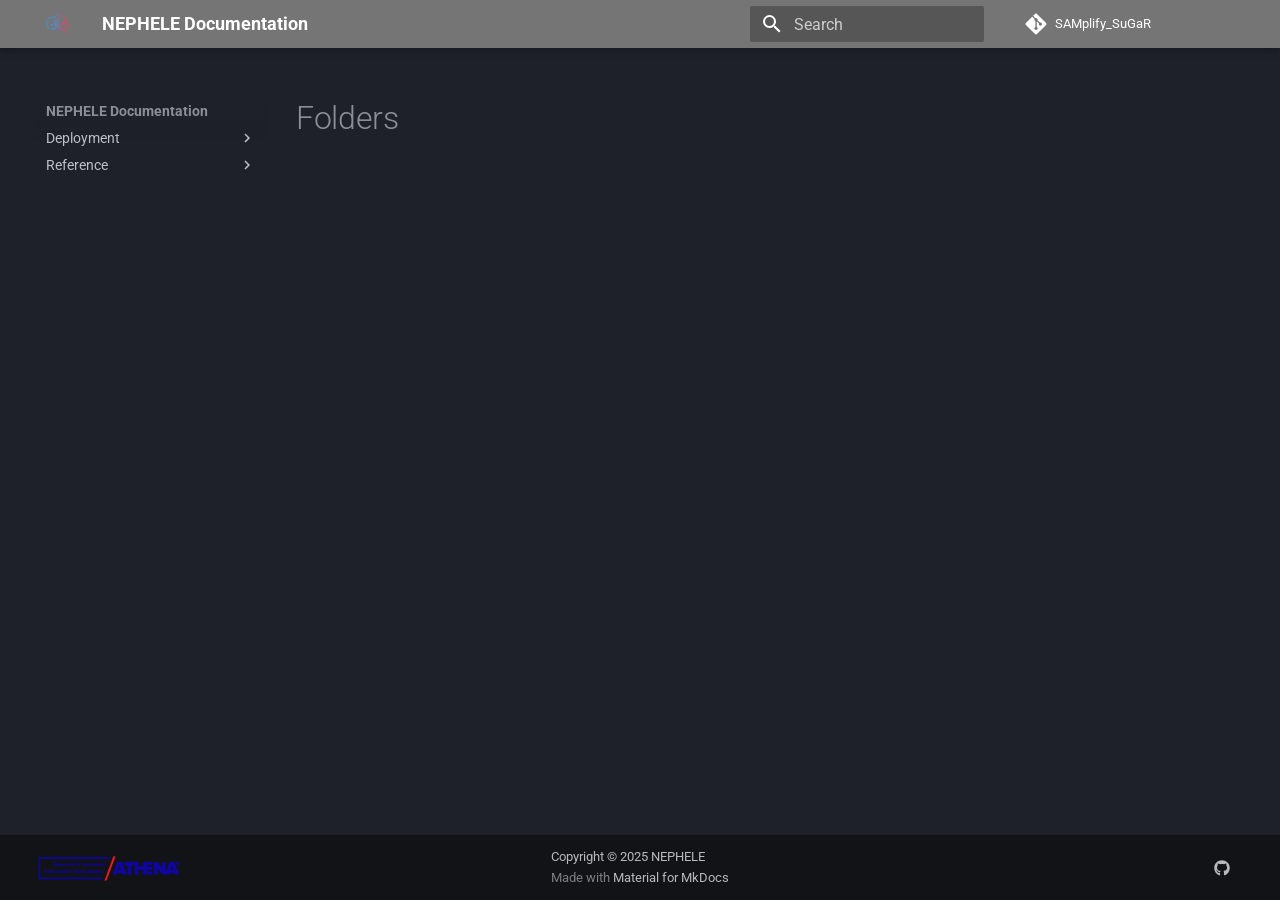
<file: api/folders/index.html>
<!doctype html>
<html lang="en" class="no-js">
  <head>
    
      <meta charset="utf-8">
      <meta name="viewport" content="width=device-width,initial-scale=1">
      
        <meta name="description" content="Documentation for the NEPHELE 3D reconstruction pipeline">
      
      
        <meta name="author" content="Vaia Zachari">
      
      
        <link rel="canonical" href="https://github.com/TEXTaiLES/SAMplify_SuGaR/api/folders/">
      
      
      
      
        
      
      
      <link rel="icon" href="../../assets/nephele_logo_2.png">
      <meta name="generator" content="mkdocs-1.6.1, mkdocs-material-9.7.6">
    
    
      
        <title>Folders - NEPHELE Documentation</title>
      
    
    
      <link rel="stylesheet" href="../../assets/stylesheets/main.484c7ddc.min.css">
      
        
        <link rel="stylesheet" href="../../assets/stylesheets/palette.ab4e12ef.min.css">
      
      


    
    
      
    
    
      
        
        
        <link rel="preconnect" href="https://fonts.gstatic.com" crossorigin>
        <link rel="stylesheet" href="https://fonts.googleapis.com/css?family=Roboto:300,300i,400,400i,700,700i%7CRoboto+Mono:400,400i,700,700i&display=fallback">
        <style>:root{--md-text-font:"Roboto";--md-code-font:"Roboto Mono"}</style>
      
    
    
      <link rel="stylesheet" href="../../stylesheets/extra.css">
    
    <script>__md_scope=new URL("../..",location),__md_hash=e=>[...e].reduce(((e,_)=>(e<<5)-e+_.charCodeAt(0)),0),__md_get=(e,_=localStorage,t=__md_scope)=>JSON.parse(_.getItem(t.pathname+"."+e)),__md_set=(e,_,t=localStorage,a=__md_scope)=>{try{t.setItem(a.pathname+"."+e,JSON.stringify(_))}catch(e){}}</script>
    
      

    
    
  </head>
  
  
    
    
    
    
    
    <body dir="ltr" data-md-color-scheme="slate" data-md-color-primary="grey" data-md-color-accent="indigo">
  
    
    <input class="md-toggle" data-md-toggle="drawer" type="checkbox" id="__drawer" autocomplete="off">
    <input class="md-toggle" data-md-toggle="search" type="checkbox" id="__search" autocomplete="off">
    <label class="md-overlay" for="__drawer"></label>
    <div data-md-component="skip">
      
    </div>
    <div data-md-component="announce">
      
    </div>
    
    
      

  

<header class="md-header md-header--shadow" data-md-component="header">
  <nav class="md-header__inner md-grid" aria-label="Header">
    <a href="../.." title="NEPHELE Documentation" class="md-header__button md-logo" aria-label="NEPHELE Documentation" data-md-component="logo">
      
  <img src="../../assets/nephele_logo_2.png" alt="logo">

    </a>
    <label class="md-header__button md-icon" for="__drawer">
      
      <svg xmlns="http://www.w3.org/2000/svg" viewBox="0 0 24 24"><path d="M3 6h18v2H3zm0 5h18v2H3zm0 5h18v2H3z"/></svg>
    </label>
    <div class="md-header__title" data-md-component="header-title">
      <div class="md-header__ellipsis">
        <div class="md-header__topic">
          <span class="md-ellipsis">
            NEPHELE Documentation
          </span>
        </div>
        <div class="md-header__topic" data-md-component="header-topic">
          <span class="md-ellipsis">
            
              Folders
            
          </span>
        </div>
      </div>
    </div>
    
      
    
    
    
    
      
      
        <label class="md-header__button md-icon" for="__search">
          
          <svg xmlns="http://www.w3.org/2000/svg" viewBox="0 0 24 24"><path d="M9.5 3A6.5 6.5 0 0 1 16 9.5c0 1.61-.59 3.09-1.56 4.23l.27.27h.79l5 5-1.5 1.5-5-5v-.79l-.27-.27A6.52 6.52 0 0 1 9.5 16 6.5 6.5 0 0 1 3 9.5 6.5 6.5 0 0 1 9.5 3m0 2C7 5 5 7 5 9.5S7 14 9.5 14 14 12 14 9.5 12 5 9.5 5"/></svg>
        </label>
        <div class="md-search" data-md-component="search" role="dialog">
  <label class="md-search__overlay" for="__search"></label>
  <div class="md-search__inner" role="search">
    <form class="md-search__form" name="search">
      <input type="text" class="md-search__input" name="query" aria-label="Search" placeholder="Search" autocapitalize="off" autocorrect="off" autocomplete="off" spellcheck="false" data-md-component="search-query" required>
      <label class="md-search__icon md-icon" for="__search">
        
        <svg xmlns="http://www.w3.org/2000/svg" viewBox="0 0 24 24"><path d="M9.5 3A6.5 6.5 0 0 1 16 9.5c0 1.61-.59 3.09-1.56 4.23l.27.27h.79l5 5-1.5 1.5-5-5v-.79l-.27-.27A6.52 6.52 0 0 1 9.5 16 6.5 6.5 0 0 1 3 9.5 6.5 6.5 0 0 1 9.5 3m0 2C7 5 5 7 5 9.5S7 14 9.5 14 14 12 14 9.5 12 5 9.5 5"/></svg>
        
        <svg xmlns="http://www.w3.org/2000/svg" viewBox="0 0 24 24"><path d="M20 11v2H8l5.5 5.5-1.42 1.42L4.16 12l7.92-7.92L13.5 5.5 8 11z"/></svg>
      </label>
      <nav class="md-search__options" aria-label="Search">
        
        <button type="reset" class="md-search__icon md-icon" title="Clear" aria-label="Clear" tabindex="-1">
          
          <svg xmlns="http://www.w3.org/2000/svg" viewBox="0 0 24 24"><path d="M19 6.41 17.59 5 12 10.59 6.41 5 5 6.41 10.59 12 5 17.59 6.41 19 12 13.41 17.59 19 19 17.59 13.41 12z"/></svg>
        </button>
      </nav>
      
    </form>
    <div class="md-search__output">
      <div class="md-search__scrollwrap" tabindex="0" data-md-scrollfix>
        <div class="md-search-result" data-md-component="search-result">
          <div class="md-search-result__meta">
            Initializing search
          </div>
          <ol class="md-search-result__list" role="presentation"></ol>
        </div>
      </div>
    </div>
  </div>
</div>
      
    
    
      <div class="md-header__source">
        <a href="https://github.com/TEXTaiLES/SAMplify_SuGaR" title="Go to repository" class="md-source" data-md-component="source">
  <div class="md-source__icon md-icon">
    
    <svg xmlns="http://www.w3.org/2000/svg" viewBox="0 0 448 512"><!--! Font Awesome Free 7.1.0 by @fontawesome - https://fontawesome.com License - https://fontawesome.com/license/free (Icons: CC BY 4.0, Fonts: SIL OFL 1.1, Code: MIT License) Copyright 2025 Fonticons, Inc.--><path d="M439.6 236.1 244 40.5c-5.4-5.5-12.8-8.5-20.4-8.5s-15 3-20.4 8.4L162.5 81l51.5 51.5c27.1-9.1 52.7 16.8 43.4 43.7l49.7 49.7c34.2-11.8 61.2 31 35.5 56.7-26.5 26.5-70.2-2.9-56-37.3L240.3 199v121.9c25.3 12.5 22.3 41.8 9.1 55-6.4 6.4-15.2 10.1-24.3 10.1s-17.8-3.6-24.3-10.1c-17.6-17.6-11.1-46.9 11.2-56v-123c-20.8-8.5-24.6-30.7-18.6-45L142.6 101 8.5 235.1C3 240.6 0 247.9 0 255.5s3 15 8.5 20.4l195.6 195.7c5.4 5.4 12.7 8.4 20.4 8.4s15-3 20.4-8.4l194.7-194.7c5.4-5.4 8.4-12.8 8.4-20.4s-3-15-8.4-20.4"/></svg>
  </div>
  <div class="md-source__repository">
    SAMplify_SuGaR
  </div>
</a>
      </div>
    
  </nav>
  
</header>
    
    <div class="md-container" data-md-component="container">
      
      
        
          
        
      
      <main class="md-main" data-md-component="main">
        <div class="md-main__inner md-grid">
          
            
              
              <div class="md-sidebar md-sidebar--primary" data-md-component="sidebar" data-md-type="navigation" >
                <div class="md-sidebar__scrollwrap">
                  <div class="md-sidebar__inner">
                    



<nav class="md-nav md-nav--primary" aria-label="Navigation" data-md-level="0">
  <label class="md-nav__title" for="__drawer">
    <a href="../.." title="NEPHELE Documentation" class="md-nav__button md-logo" aria-label="NEPHELE Documentation" data-md-component="logo">
      
  <img src="../../assets/nephele_logo_2.png" alt="logo">

    </a>
    NEPHELE Documentation
  </label>
  
    <div class="md-nav__source">
      <a href="https://github.com/TEXTaiLES/SAMplify_SuGaR" title="Go to repository" class="md-source" data-md-component="source">
  <div class="md-source__icon md-icon">
    
    <svg xmlns="http://www.w3.org/2000/svg" viewBox="0 0 448 512"><!--! Font Awesome Free 7.1.0 by @fontawesome - https://fontawesome.com License - https://fontawesome.com/license/free (Icons: CC BY 4.0, Fonts: SIL OFL 1.1, Code: MIT License) Copyright 2025 Fonticons, Inc.--><path d="M439.6 236.1 244 40.5c-5.4-5.5-12.8-8.5-20.4-8.5s-15 3-20.4 8.4L162.5 81l51.5 51.5c27.1-9.1 52.7 16.8 43.4 43.7l49.7 49.7c34.2-11.8 61.2 31 35.5 56.7-26.5 26.5-70.2-2.9-56-37.3L240.3 199v121.9c25.3 12.5 22.3 41.8 9.1 55-6.4 6.4-15.2 10.1-24.3 10.1s-17.8-3.6-24.3-10.1c-17.6-17.6-11.1-46.9 11.2-56v-123c-20.8-8.5-24.6-30.7-18.6-45L142.6 101 8.5 235.1C3 240.6 0 247.9 0 255.5s3 15 8.5 20.4l195.6 195.7c5.4 5.4 12.7 8.4 20.4 8.4s15-3 20.4-8.4l194.7-194.7c5.4-5.4 8.4-12.8 8.4-20.4s-3-15-8.4-20.4"/></svg>
  </div>
  <div class="md-source__repository">
    SAMplify_SuGaR
  </div>
</a>
    </div>
  
  <ul class="md-nav__list" data-md-scrollfix>
    
      
      
  
  
  
  
    
    
    
    
    
    <li class="md-nav__item md-nav__item--nested">
      
        
        
        <input class="md-nav__toggle md-toggle " type="checkbox" id="__nav_1" >
        
          
          <label class="md-nav__link" for="__nav_1" id="__nav_1_label" tabindex="0">
            
  
  
  <span class="md-ellipsis">
    
  
    Deployment
  

    
  </span>
  
  

            <span class="md-nav__icon md-icon"></span>
          </label>
        
        <nav class="md-nav" data-md-level="1" aria-labelledby="__nav_1_label" aria-expanded="false">
          <label class="md-nav__title" for="__nav_1">
            <span class="md-nav__icon md-icon"></span>
            
  
    Deployment
  

          </label>
          <ul class="md-nav__list" data-md-scrollfix>
            
              
                
  
  
  
  
    <li class="md-nav__item">
      <a href="../../deployment/installation_basic/" class="md-nav__link">
        
  
  
  <span class="md-ellipsis">
    
  
    Installation
  

    
  </span>
  
  

      </a>
    </li>
  

              
            
              
                
  
  
  
  
    <li class="md-nav__item">
      <a href="../../deployment/dataset_preparation/" class="md-nav__link">
        
  
  
  <span class="md-ellipsis">
    
  
    Dataset Preparation
  

    
  </span>
  
  

      </a>
    </li>
  

              
            
              
                
  
  
  
  
    <li class="md-nav__item">
      <a href="../../deployment/run_pipeline/" class="md-nav__link">
        
  
  
  <span class="md-ellipsis">
    
  
    Running the Backend Pipeline
  

    
  </span>
  
  

      </a>
    </li>
  

              
            
              
                
  
  
  
  
    <li class="md-nav__item">
      <a href="../../deployment/nefele_ui/" class="md-nav__link">
        
  
  
  <span class="md-ellipsis">
    
  
    Web UI (nefele_ui)
  

    
  </span>
  
  

      </a>
    </li>
  

              
            
          </ul>
        </nav>
      
    </li>
  

    
      
      
  
  
  
  
    
    
    
    
    
    <li class="md-nav__item md-nav__item--nested">
      
        
        
        <input class="md-nav__toggle md-toggle " type="checkbox" id="__nav_2" >
        
          
          <label class="md-nav__link" for="__nav_2" id="__nav_2_label" tabindex="0">
            
  
  
  <span class="md-ellipsis">
    
  
    Reference
  

    
  </span>
  
  

            <span class="md-nav__icon md-icon"></span>
          </label>
        
        <nav class="md-nav" data-md-level="1" aria-labelledby="__nav_2_label" aria-expanded="false">
          <label class="md-nav__title" for="__nav_2">
            <span class="md-nav__icon md-icon"></span>
            
  
    Reference
  

          </label>
          <ul class="md-nav__list" data-md-scrollfix>
            
              
                
  
  
  
  
    <li class="md-nav__item">
      <a href="../../manual/colmap/" class="md-nav__link">
        
  
  
  <span class="md-ellipsis">
    
  
    COLMAP – Structure-from-Motion
  

    
  </span>
  
  

      </a>
    </li>
  

              
            
              
                
  
  
  
  
    <li class="md-nav__item">
      <a href="../../manual/sugar/" class="md-nav__link">
        
  
  
  <span class="md-ellipsis">
    
  
    SuGaR / PGSR
  

    
  </span>
  
  

      </a>
    </li>
  

              
            
              
                
  
  
  
  
    <li class="md-nav__item">
      <a href="../env/" class="md-nav__link">
        
  
  
  <span class="md-ellipsis">
    
  
    Environment Variables
  

    
  </span>
  
  

      </a>
    </li>
  

              
            
          </ul>
        </nav>
      
    </li>
  

    
  </ul>
</nav>
                  </div>
                </div>
              </div>
            
            
              
              <div class="md-sidebar md-sidebar--secondary" data-md-component="sidebar" data-md-type="toc" >
                <div class="md-sidebar__scrollwrap">
                  <div class="md-sidebar__inner">
                    

<nav class="md-nav md-nav--secondary" aria-label="Table of contents">
  
  
  
  
</nav>
                  </div>
                </div>
              </div>
            
          
          
            <div class="md-content" data-md-component="content">
              
              <article class="md-content__inner md-typeset">
                
                  


  
  


  <h1>Folders</h1>














                
              </article>
            </div>
          
          
<script>var target=document.getElementById(location.hash.slice(1));target&&target.name&&(target.checked=target.name.startsWith("__tabbed_"))</script>
        </div>
        
      </main>
      
        <footer class="md-footer">
  
  <div class="md-footer-meta md-typeset">
    <div class="md-footer-meta__inner md-grid">
      <div class="md-copyright">
  
    <div class="md-copyright__highlight">
      Copyright © 2025 NEPHELE
    </div>
  
  
    Made with
    <a href="https://squidfunk.github.io/mkdocs-material/" target="_blank" rel="noopener">
      Material for MkDocs
    </a>
  
</div>
      
        
<div class="md-social">
  
    
    
    
    
      
      
    
    <a href="https://github.com/TEXTaiLES/SAMplify_SuGaR" target="_blank" rel="noopener" title="github.com" class="md-social__link">
      <svg xmlns="http://www.w3.org/2000/svg" viewBox="0 0 512 512"><!--! Font Awesome Free 7.1.0 by @fontawesome - https://fontawesome.com License - https://fontawesome.com/license/free (Icons: CC BY 4.0, Fonts: SIL OFL 1.1, Code: MIT License) Copyright 2025 Fonticons, Inc.--><path d="M173.9 397.4c0 2-2.3 3.6-5.2 3.6-3.3.3-5.6-1.3-5.6-3.6 0-2 2.3-3.6 5.2-3.6 3-.3 5.6 1.3 5.6 3.6m-31.1-4.5c-.7 2 1.3 4.3 4.3 4.9 2.6 1 5.6 0 6.2-2s-1.3-4.3-4.3-5.2c-2.6-.7-5.5.3-6.2 2.3m44.2-1.7c-2.9.7-4.9 2.6-4.6 4.9.3 2 2.9 3.3 5.9 2.6 2.9-.7 4.9-2.6 4.6-4.6-.3-1.9-3-3.2-5.9-2.9M252.8 8C114.1 8 8 113.3 8 252c0 110.9 69.8 205.8 169.5 239.2 12.8 2.3 17.3-5.6 17.3-12.1 0-6.2-.3-40.4-.3-61.4 0 0-70 15-84.7-29.8 0 0-11.4-29.1-27.8-36.6 0 0-22.9-15.7 1.6-15.4 0 0 24.9 2 38.6 25.8 21.9 38.6 58.6 27.5 72.9 20.9 2.3-16 8.8-27.1 16-33.7-55.9-6.2-112.3-14.3-112.3-110.5 0-27.5 7.6-41.3 23.6-58.9-2.6-6.5-11.1-33.3 2.6-67.9 20.9-6.5 69 27 69 27 20-5.6 41.5-8.5 62.8-8.5s42.8 2.9 62.8 8.5c0 0 48.1-33.6 69-27 13.7 34.7 5.2 61.4 2.6 67.9 16 17.7 25.8 31.5 25.8 58.9 0 96.5-58.9 104.2-114.8 110.5 9.2 7.9 17 22.9 17 46.4 0 33.7-.3 75.4-.3 83.6 0 6.5 4.6 14.4 17.3 12.1C436.2 457.8 504 362.9 504 252 504 113.3 391.5 8 252.8 8M105.2 352.9c-1.3 1-1 3.3.7 5.2 1.6 1.6 3.9 2.3 5.2 1 1.3-1 1-3.3-.7-5.2-1.6-1.6-3.9-2.3-5.2-1m-10.8-8.1c-.7 1.3.3 2.9 2.3 3.9 1.6 1 3.6.7 4.3-.7.7-1.3-.3-2.9-2.3-3.9-2-.6-3.6-.3-4.3.7m32.4 35.6c-1.6 1.3-1 4.3 1.3 6.2 2.3 2.3 5.2 2.6 6.5 1 1.3-1.3.7-4.3-1.3-6.2-2.2-2.3-5.2-2.6-6.5-1m-11.4-14.7c-1.6 1-1.6 3.6 0 5.9s4.3 3.3 5.6 2.3c1.6-1.3 1.6-3.9 0-6.2-1.4-2.3-4-3.3-5.6-2"/></svg>
    </a>
  
</div>
      
    </div>
  </div>
</footer>
      
    </div>
    <div class="md-dialog" data-md-component="dialog">
      <div class="md-dialog__inner md-typeset"></div>
    </div>
    
    
    
      
      
      <script id="__config" type="application/json">{"annotate": null, "base": "../..", "features": [], "search": "../../assets/javascripts/workers/search.2c215733.min.js", "tags": null, "translations": {"clipboard.copied": "Copied to clipboard", "clipboard.copy": "Copy to clipboard", "search.result.more.one": "1 more on this page", "search.result.more.other": "# more on this page", "search.result.none": "No matching documents", "search.result.one": "1 matching document", "search.result.other": "# matching documents", "search.result.placeholder": "Type to start searching", "search.result.term.missing": "Missing", "select.version": "Select version"}, "version": null}</script>
    
    
      <script src="../../assets/javascripts/bundle.79ae519e.min.js"></script>
      
        <script src="../../javascripts/extra.js"></script>
      
    
  </body>
</html>
</file>
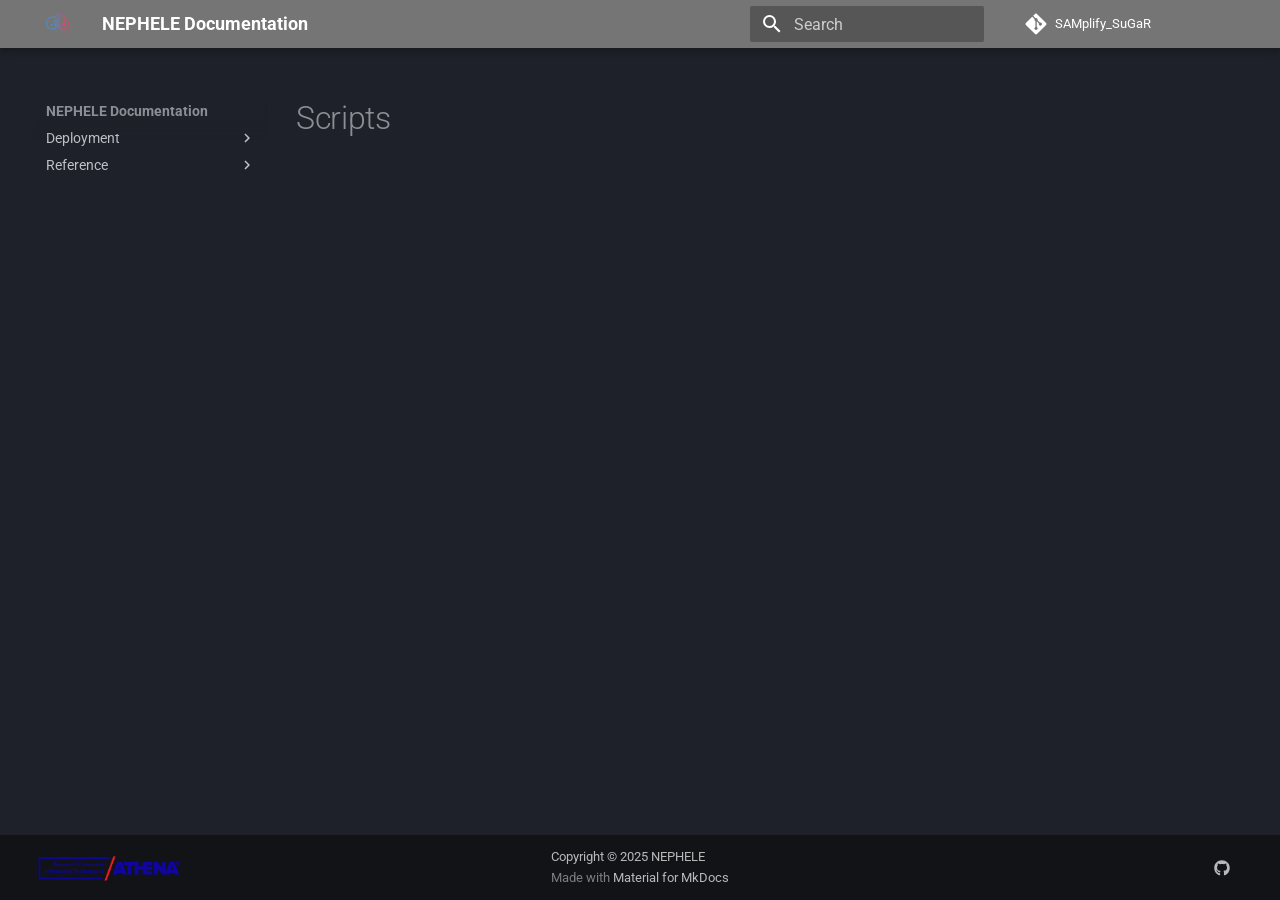
<file: api/scripts/index.html>
<!doctype html>
<html lang="en" class="no-js">
  <head>
    
      <meta charset="utf-8">
      <meta name="viewport" content="width=device-width,initial-scale=1">
      
        <meta name="description" content="Documentation for the NEPHELE 3D reconstruction pipeline">
      
      
        <meta name="author" content="Vaia Zachari">
      
      
        <link rel="canonical" href="https://github.com/TEXTaiLES/SAMplify_SuGaR/api/scripts/">
      
      
      
      
        
      
      
      <link rel="icon" href="../../assets/nephele_logo_2.png">
      <meta name="generator" content="mkdocs-1.6.1, mkdocs-material-9.7.6">
    
    
      
        <title>Scripts - NEPHELE Documentation</title>
      
    
    
      <link rel="stylesheet" href="../../assets/stylesheets/main.484c7ddc.min.css">
      
        
        <link rel="stylesheet" href="../../assets/stylesheets/palette.ab4e12ef.min.css">
      
      


    
    
      
    
    
      
        
        
        <link rel="preconnect" href="https://fonts.gstatic.com" crossorigin>
        <link rel="stylesheet" href="https://fonts.googleapis.com/css?family=Roboto:300,300i,400,400i,700,700i%7CRoboto+Mono:400,400i,700,700i&display=fallback">
        <style>:root{--md-text-font:"Roboto";--md-code-font:"Roboto Mono"}</style>
      
    
    
      <link rel="stylesheet" href="../../stylesheets/extra.css">
    
    <script>__md_scope=new URL("../..",location),__md_hash=e=>[...e].reduce(((e,_)=>(e<<5)-e+_.charCodeAt(0)),0),__md_get=(e,_=localStorage,t=__md_scope)=>JSON.parse(_.getItem(t.pathname+"."+e)),__md_set=(e,_,t=localStorage,a=__md_scope)=>{try{t.setItem(a.pathname+"."+e,JSON.stringify(_))}catch(e){}}</script>
    
      

    
    
  </head>
  
  
    
    
    
    
    
    <body dir="ltr" data-md-color-scheme="slate" data-md-color-primary="grey" data-md-color-accent="indigo">
  
    
    <input class="md-toggle" data-md-toggle="drawer" type="checkbox" id="__drawer" autocomplete="off">
    <input class="md-toggle" data-md-toggle="search" type="checkbox" id="__search" autocomplete="off">
    <label class="md-overlay" for="__drawer"></label>
    <div data-md-component="skip">
      
    </div>
    <div data-md-component="announce">
      
    </div>
    
    
      

  

<header class="md-header md-header--shadow" data-md-component="header">
  <nav class="md-header__inner md-grid" aria-label="Header">
    <a href="../.." title="NEPHELE Documentation" class="md-header__button md-logo" aria-label="NEPHELE Documentation" data-md-component="logo">
      
  <img src="../../assets/nephele_logo_2.png" alt="logo">

    </a>
    <label class="md-header__button md-icon" for="__drawer">
      
      <svg xmlns="http://www.w3.org/2000/svg" viewBox="0 0 24 24"><path d="M3 6h18v2H3zm0 5h18v2H3zm0 5h18v2H3z"/></svg>
    </label>
    <div class="md-header__title" data-md-component="header-title">
      <div class="md-header__ellipsis">
        <div class="md-header__topic">
          <span class="md-ellipsis">
            NEPHELE Documentation
          </span>
        </div>
        <div class="md-header__topic" data-md-component="header-topic">
          <span class="md-ellipsis">
            
              Scripts
            
          </span>
        </div>
      </div>
    </div>
    
      
    
    
    
    
      
      
        <label class="md-header__button md-icon" for="__search">
          
          <svg xmlns="http://www.w3.org/2000/svg" viewBox="0 0 24 24"><path d="M9.5 3A6.5 6.5 0 0 1 16 9.5c0 1.61-.59 3.09-1.56 4.23l.27.27h.79l5 5-1.5 1.5-5-5v-.79l-.27-.27A6.52 6.52 0 0 1 9.5 16 6.5 6.5 0 0 1 3 9.5 6.5 6.5 0 0 1 9.5 3m0 2C7 5 5 7 5 9.5S7 14 9.5 14 14 12 14 9.5 12 5 9.5 5"/></svg>
        </label>
        <div class="md-search" data-md-component="search" role="dialog">
  <label class="md-search__overlay" for="__search"></label>
  <div class="md-search__inner" role="search">
    <form class="md-search__form" name="search">
      <input type="text" class="md-search__input" name="query" aria-label="Search" placeholder="Search" autocapitalize="off" autocorrect="off" autocomplete="off" spellcheck="false" data-md-component="search-query" required>
      <label class="md-search__icon md-icon" for="__search">
        
        <svg xmlns="http://www.w3.org/2000/svg" viewBox="0 0 24 24"><path d="M9.5 3A6.5 6.5 0 0 1 16 9.5c0 1.61-.59 3.09-1.56 4.23l.27.27h.79l5 5-1.5 1.5-5-5v-.79l-.27-.27A6.52 6.52 0 0 1 9.5 16 6.5 6.5 0 0 1 3 9.5 6.5 6.5 0 0 1 9.5 3m0 2C7 5 5 7 5 9.5S7 14 9.5 14 14 12 14 9.5 12 5 9.5 5"/></svg>
        
        <svg xmlns="http://www.w3.org/2000/svg" viewBox="0 0 24 24"><path d="M20 11v2H8l5.5 5.5-1.42 1.42L4.16 12l7.92-7.92L13.5 5.5 8 11z"/></svg>
      </label>
      <nav class="md-search__options" aria-label="Search">
        
        <button type="reset" class="md-search__icon md-icon" title="Clear" aria-label="Clear" tabindex="-1">
          
          <svg xmlns="http://www.w3.org/2000/svg" viewBox="0 0 24 24"><path d="M19 6.41 17.59 5 12 10.59 6.41 5 5 6.41 10.59 12 5 17.59 6.41 19 12 13.41 17.59 19 19 17.59 13.41 12z"/></svg>
        </button>
      </nav>
      
    </form>
    <div class="md-search__output">
      <div class="md-search__scrollwrap" tabindex="0" data-md-scrollfix>
        <div class="md-search-result" data-md-component="search-result">
          <div class="md-search-result__meta">
            Initializing search
          </div>
          <ol class="md-search-result__list" role="presentation"></ol>
        </div>
      </div>
    </div>
  </div>
</div>
      
    
    
      <div class="md-header__source">
        <a href="https://github.com/TEXTaiLES/SAMplify_SuGaR" title="Go to repository" class="md-source" data-md-component="source">
  <div class="md-source__icon md-icon">
    
    <svg xmlns="http://www.w3.org/2000/svg" viewBox="0 0 448 512"><!--! Font Awesome Free 7.1.0 by @fontawesome - https://fontawesome.com License - https://fontawesome.com/license/free (Icons: CC BY 4.0, Fonts: SIL OFL 1.1, Code: MIT License) Copyright 2025 Fonticons, Inc.--><path d="M439.6 236.1 244 40.5c-5.4-5.5-12.8-8.5-20.4-8.5s-15 3-20.4 8.4L162.5 81l51.5 51.5c27.1-9.1 52.7 16.8 43.4 43.7l49.7 49.7c34.2-11.8 61.2 31 35.5 56.7-26.5 26.5-70.2-2.9-56-37.3L240.3 199v121.9c25.3 12.5 22.3 41.8 9.1 55-6.4 6.4-15.2 10.1-24.3 10.1s-17.8-3.6-24.3-10.1c-17.6-17.6-11.1-46.9 11.2-56v-123c-20.8-8.5-24.6-30.7-18.6-45L142.6 101 8.5 235.1C3 240.6 0 247.9 0 255.5s3 15 8.5 20.4l195.6 195.7c5.4 5.4 12.7 8.4 20.4 8.4s15-3 20.4-8.4l194.7-194.7c5.4-5.4 8.4-12.8 8.4-20.4s-3-15-8.4-20.4"/></svg>
  </div>
  <div class="md-source__repository">
    SAMplify_SuGaR
  </div>
</a>
      </div>
    
  </nav>
  
</header>
    
    <div class="md-container" data-md-component="container">
      
      
        
          
        
      
      <main class="md-main" data-md-component="main">
        <div class="md-main__inner md-grid">
          
            
              
              <div class="md-sidebar md-sidebar--primary" data-md-component="sidebar" data-md-type="navigation" >
                <div class="md-sidebar__scrollwrap">
                  <div class="md-sidebar__inner">
                    



<nav class="md-nav md-nav--primary" aria-label="Navigation" data-md-level="0">
  <label class="md-nav__title" for="__drawer">
    <a href="../.." title="NEPHELE Documentation" class="md-nav__button md-logo" aria-label="NEPHELE Documentation" data-md-component="logo">
      
  <img src="../../assets/nephele_logo_2.png" alt="logo">

    </a>
    NEPHELE Documentation
  </label>
  
    <div class="md-nav__source">
      <a href="https://github.com/TEXTaiLES/SAMplify_SuGaR" title="Go to repository" class="md-source" data-md-component="source">
  <div class="md-source__icon md-icon">
    
    <svg xmlns="http://www.w3.org/2000/svg" viewBox="0 0 448 512"><!--! Font Awesome Free 7.1.0 by @fontawesome - https://fontawesome.com License - https://fontawesome.com/license/free (Icons: CC BY 4.0, Fonts: SIL OFL 1.1, Code: MIT License) Copyright 2025 Fonticons, Inc.--><path d="M439.6 236.1 244 40.5c-5.4-5.5-12.8-8.5-20.4-8.5s-15 3-20.4 8.4L162.5 81l51.5 51.5c27.1-9.1 52.7 16.8 43.4 43.7l49.7 49.7c34.2-11.8 61.2 31 35.5 56.7-26.5 26.5-70.2-2.9-56-37.3L240.3 199v121.9c25.3 12.5 22.3 41.8 9.1 55-6.4 6.4-15.2 10.1-24.3 10.1s-17.8-3.6-24.3-10.1c-17.6-17.6-11.1-46.9 11.2-56v-123c-20.8-8.5-24.6-30.7-18.6-45L142.6 101 8.5 235.1C3 240.6 0 247.9 0 255.5s3 15 8.5 20.4l195.6 195.7c5.4 5.4 12.7 8.4 20.4 8.4s15-3 20.4-8.4l194.7-194.7c5.4-5.4 8.4-12.8 8.4-20.4s-3-15-8.4-20.4"/></svg>
  </div>
  <div class="md-source__repository">
    SAMplify_SuGaR
  </div>
</a>
    </div>
  
  <ul class="md-nav__list" data-md-scrollfix>
    
      
      
  
  
  
  
    
    
    
    
    
    <li class="md-nav__item md-nav__item--nested">
      
        
        
        <input class="md-nav__toggle md-toggle " type="checkbox" id="__nav_1" >
        
          
          <label class="md-nav__link" for="__nav_1" id="__nav_1_label" tabindex="0">
            
  
  
  <span class="md-ellipsis">
    
  
    Deployment
  

    
  </span>
  
  

            <span class="md-nav__icon md-icon"></span>
          </label>
        
        <nav class="md-nav" data-md-level="1" aria-labelledby="__nav_1_label" aria-expanded="false">
          <label class="md-nav__title" for="__nav_1">
            <span class="md-nav__icon md-icon"></span>
            
  
    Deployment
  

          </label>
          <ul class="md-nav__list" data-md-scrollfix>
            
              
                
  
  
  
  
    <li class="md-nav__item">
      <a href="../../deployment/installation_basic/" class="md-nav__link">
        
  
  
  <span class="md-ellipsis">
    
  
    Installation
  

    
  </span>
  
  

      </a>
    </li>
  

              
            
              
                
  
  
  
  
    <li class="md-nav__item">
      <a href="../../deployment/dataset_preparation/" class="md-nav__link">
        
  
  
  <span class="md-ellipsis">
    
  
    Dataset Preparation
  

    
  </span>
  
  

      </a>
    </li>
  

              
            
              
                
  
  
  
  
    <li class="md-nav__item">
      <a href="../../deployment/run_pipeline/" class="md-nav__link">
        
  
  
  <span class="md-ellipsis">
    
  
    Running the Backend Pipeline
  

    
  </span>
  
  

      </a>
    </li>
  

              
            
              
                
  
  
  
  
    <li class="md-nav__item">
      <a href="../../deployment/nefele_ui/" class="md-nav__link">
        
  
  
  <span class="md-ellipsis">
    
  
    Web UI (nefele_ui)
  

    
  </span>
  
  

      </a>
    </li>
  

              
            
          </ul>
        </nav>
      
    </li>
  

    
      
      
  
  
  
  
    
    
    
    
    
    <li class="md-nav__item md-nav__item--nested">
      
        
        
        <input class="md-nav__toggle md-toggle " type="checkbox" id="__nav_2" >
        
          
          <label class="md-nav__link" for="__nav_2" id="__nav_2_label" tabindex="0">
            
  
  
  <span class="md-ellipsis">
    
  
    Reference
  

    
  </span>
  
  

            <span class="md-nav__icon md-icon"></span>
          </label>
        
        <nav class="md-nav" data-md-level="1" aria-labelledby="__nav_2_label" aria-expanded="false">
          <label class="md-nav__title" for="__nav_2">
            <span class="md-nav__icon md-icon"></span>
            
  
    Reference
  

          </label>
          <ul class="md-nav__list" data-md-scrollfix>
            
              
                
  
  
  
  
    <li class="md-nav__item">
      <a href="../../manual/colmap/" class="md-nav__link">
        
  
  
  <span class="md-ellipsis">
    
  
    COLMAP – Structure-from-Motion
  

    
  </span>
  
  

      </a>
    </li>
  

              
            
              
                
  
  
  
  
    <li class="md-nav__item">
      <a href="../../manual/sugar/" class="md-nav__link">
        
  
  
  <span class="md-ellipsis">
    
  
    SuGaR / PGSR
  

    
  </span>
  
  

      </a>
    </li>
  

              
            
              
                
  
  
  
  
    <li class="md-nav__item">
      <a href="../env/" class="md-nav__link">
        
  
  
  <span class="md-ellipsis">
    
  
    Environment Variables
  

    
  </span>
  
  

      </a>
    </li>
  

              
            
          </ul>
        </nav>
      
    </li>
  

    
  </ul>
</nav>
                  </div>
                </div>
              </div>
            
            
              
              <div class="md-sidebar md-sidebar--secondary" data-md-component="sidebar" data-md-type="toc" >
                <div class="md-sidebar__scrollwrap">
                  <div class="md-sidebar__inner">
                    

<nav class="md-nav md-nav--secondary" aria-label="Table of contents">
  
  
  
  
</nav>
                  </div>
                </div>
              </div>
            
          
          
            <div class="md-content" data-md-component="content">
              
              <article class="md-content__inner md-typeset">
                
                  


  
  


  <h1>Scripts</h1>














                
              </article>
            </div>
          
          
<script>var target=document.getElementById(location.hash.slice(1));target&&target.name&&(target.checked=target.name.startsWith("__tabbed_"))</script>
        </div>
        
      </main>
      
        <footer class="md-footer">
  
  <div class="md-footer-meta md-typeset">
    <div class="md-footer-meta__inner md-grid">
      <div class="md-copyright">
  
    <div class="md-copyright__highlight">
      Copyright © 2025 NEPHELE
    </div>
  
  
    Made with
    <a href="https://squidfunk.github.io/mkdocs-material/" target="_blank" rel="noopener">
      Material for MkDocs
    </a>
  
</div>
      
        
<div class="md-social">
  
    
    
    
    
      
      
    
    <a href="https://github.com/TEXTaiLES/SAMplify_SuGaR" target="_blank" rel="noopener" title="github.com" class="md-social__link">
      <svg xmlns="http://www.w3.org/2000/svg" viewBox="0 0 512 512"><!--! Font Awesome Free 7.1.0 by @fontawesome - https://fontawesome.com License - https://fontawesome.com/license/free (Icons: CC BY 4.0, Fonts: SIL OFL 1.1, Code: MIT License) Copyright 2025 Fonticons, Inc.--><path d="M173.9 397.4c0 2-2.3 3.6-5.2 3.6-3.3.3-5.6-1.3-5.6-3.6 0-2 2.3-3.6 5.2-3.6 3-.3 5.6 1.3 5.6 3.6m-31.1-4.5c-.7 2 1.3 4.3 4.3 4.9 2.6 1 5.6 0 6.2-2s-1.3-4.3-4.3-5.2c-2.6-.7-5.5.3-6.2 2.3m44.2-1.7c-2.9.7-4.9 2.6-4.6 4.9.3 2 2.9 3.3 5.9 2.6 2.9-.7 4.9-2.6 4.6-4.6-.3-1.9-3-3.2-5.9-2.9M252.8 8C114.1 8 8 113.3 8 252c0 110.9 69.8 205.8 169.5 239.2 12.8 2.3 17.3-5.6 17.3-12.1 0-6.2-.3-40.4-.3-61.4 0 0-70 15-84.7-29.8 0 0-11.4-29.1-27.8-36.6 0 0-22.9-15.7 1.6-15.4 0 0 24.9 2 38.6 25.8 21.9 38.6 58.6 27.5 72.9 20.9 2.3-16 8.8-27.1 16-33.7-55.9-6.2-112.3-14.3-112.3-110.5 0-27.5 7.6-41.3 23.6-58.9-2.6-6.5-11.1-33.3 2.6-67.9 20.9-6.5 69 27 69 27 20-5.6 41.5-8.5 62.8-8.5s42.8 2.9 62.8 8.5c0 0 48.1-33.6 69-27 13.7 34.7 5.2 61.4 2.6 67.9 16 17.7 25.8 31.5 25.8 58.9 0 96.5-58.9 104.2-114.8 110.5 9.2 7.9 17 22.9 17 46.4 0 33.7-.3 75.4-.3 83.6 0 6.5 4.6 14.4 17.3 12.1C436.2 457.8 504 362.9 504 252 504 113.3 391.5 8 252.8 8M105.2 352.9c-1.3 1-1 3.3.7 5.2 1.6 1.6 3.9 2.3 5.2 1 1.3-1 1-3.3-.7-5.2-1.6-1.6-3.9-2.3-5.2-1m-10.8-8.1c-.7 1.3.3 2.9 2.3 3.9 1.6 1 3.6.7 4.3-.7.7-1.3-.3-2.9-2.3-3.9-2-.6-3.6-.3-4.3.7m32.4 35.6c-1.6 1.3-1 4.3 1.3 6.2 2.3 2.3 5.2 2.6 6.5 1 1.3-1.3.7-4.3-1.3-6.2-2.2-2.3-5.2-2.6-6.5-1m-11.4-14.7c-1.6 1-1.6 3.6 0 5.9s4.3 3.3 5.6 2.3c1.6-1.3 1.6-3.9 0-6.2-1.4-2.3-4-3.3-5.6-2"/></svg>
    </a>
  
</div>
      
    </div>
  </div>
</footer>
      
    </div>
    <div class="md-dialog" data-md-component="dialog">
      <div class="md-dialog__inner md-typeset"></div>
    </div>
    
    
    
      
      
      <script id="__config" type="application/json">{"annotate": null, "base": "../..", "features": [], "search": "../../assets/javascripts/workers/search.2c215733.min.js", "tags": null, "translations": {"clipboard.copied": "Copied to clipboard", "clipboard.copy": "Copy to clipboard", "search.result.more.one": "1 more on this page", "search.result.more.other": "# more on this page", "search.result.none": "No matching documents", "search.result.one": "1 matching document", "search.result.other": "# matching documents", "search.result.placeholder": "Type to start searching", "search.result.term.missing": "Missing", "select.version": "Select version"}, "version": null}</script>
    
    
      <script src="../../assets/javascripts/bundle.79ae519e.min.js"></script>
      
        <script src="../../javascripts/extra.js"></script>
      
    
  </body>
</html>
</file>
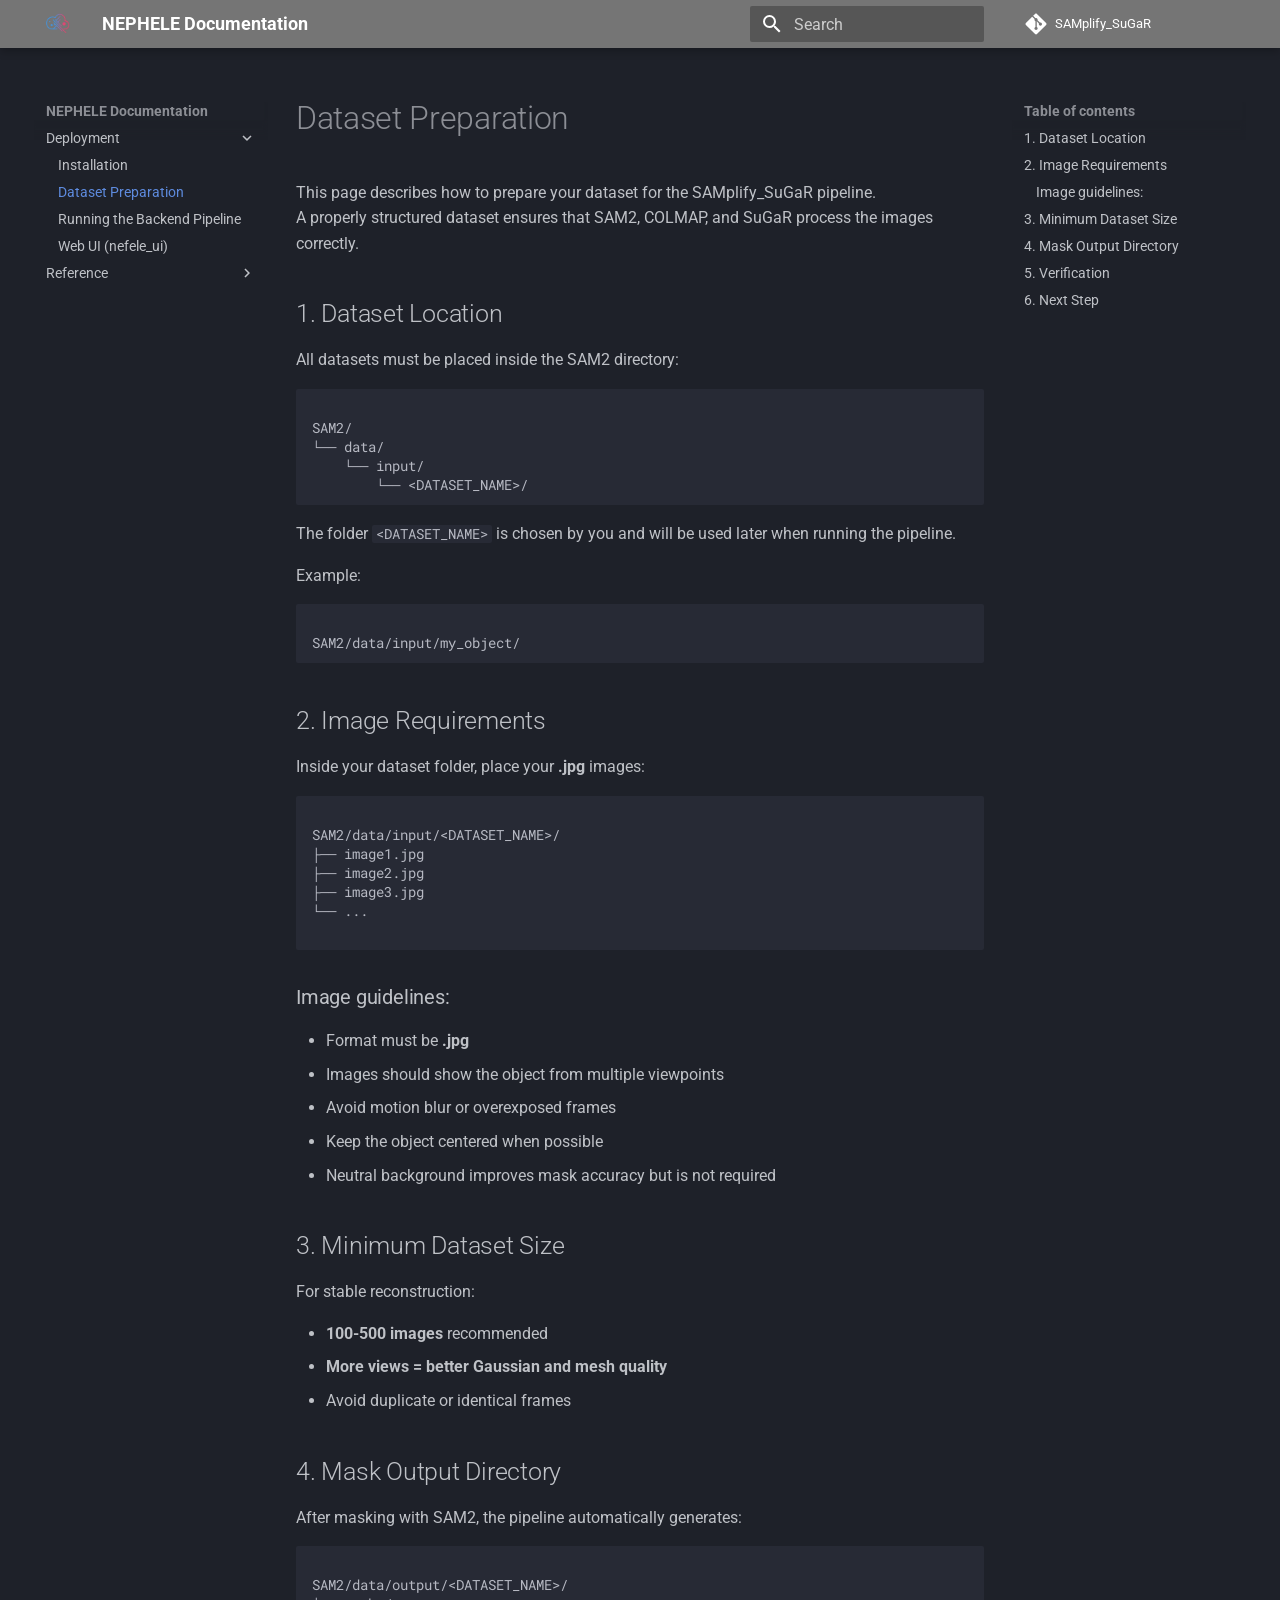
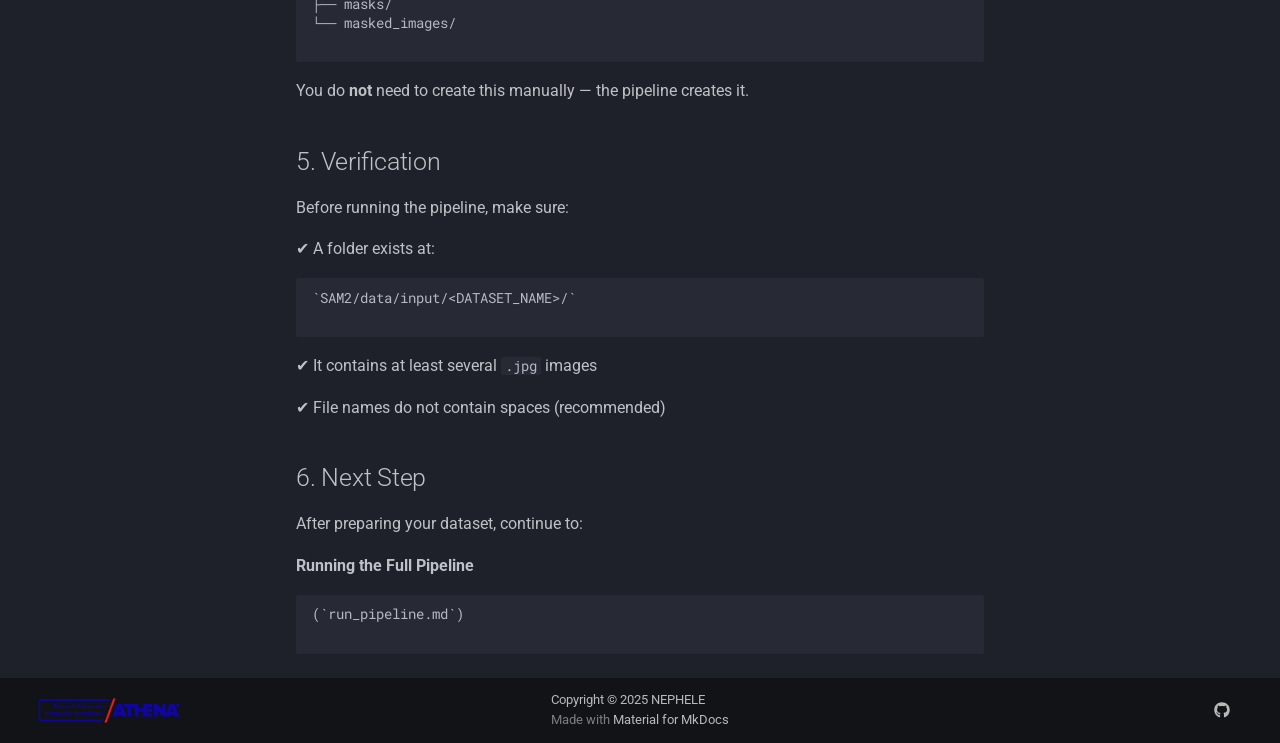
<file: deployment/dataset_preparation/index.html>
<!doctype html>
<html lang="en" class="no-js">
  <head>
    
      <meta charset="utf-8">
      <meta name="viewport" content="width=device-width,initial-scale=1">
      
        <meta name="description" content="Documentation for the NEPHELE 3D reconstruction pipeline">
      
      
        <meta name="author" content="Vaia Zachari">
      
      
        <link rel="canonical" href="https://github.com/TEXTaiLES/SAMplify_SuGaR/deployment/dataset_preparation/">
      
      
        <link rel="prev" href="../installation_basic/">
      
      
        <link rel="next" href="../run_pipeline/">
      
      
        
      
      
      <link rel="icon" href="../../assets/nephele_logo_2.png">
      <meta name="generator" content="mkdocs-1.6.1, mkdocs-material-9.7.6">
    
    
      
        <title>Dataset Preparation - NEPHELE Documentation</title>
      
    
    
      <link rel="stylesheet" href="../../assets/stylesheets/main.484c7ddc.min.css">
      
        
        <link rel="stylesheet" href="../../assets/stylesheets/palette.ab4e12ef.min.css">
      
      


    
    
      
    
    
      
        
        
        <link rel="preconnect" href="https://fonts.gstatic.com" crossorigin>
        <link rel="stylesheet" href="https://fonts.googleapis.com/css?family=Roboto:300,300i,400,400i,700,700i%7CRoboto+Mono:400,400i,700,700i&display=fallback">
        <style>:root{--md-text-font:"Roboto";--md-code-font:"Roboto Mono"}</style>
      
    
    
      <link rel="stylesheet" href="../../stylesheets/extra.css">
    
    <script>__md_scope=new URL("../..",location),__md_hash=e=>[...e].reduce(((e,_)=>(e<<5)-e+_.charCodeAt(0)),0),__md_get=(e,_=localStorage,t=__md_scope)=>JSON.parse(_.getItem(t.pathname+"."+e)),__md_set=(e,_,t=localStorage,a=__md_scope)=>{try{t.setItem(a.pathname+"."+e,JSON.stringify(_))}catch(e){}}</script>
    
      

    
    
  </head>
  
  
    
    
    
    
    
    <body dir="ltr" data-md-color-scheme="slate" data-md-color-primary="grey" data-md-color-accent="indigo">
  
    
    <input class="md-toggle" data-md-toggle="drawer" type="checkbox" id="__drawer" autocomplete="off">
    <input class="md-toggle" data-md-toggle="search" type="checkbox" id="__search" autocomplete="off">
    <label class="md-overlay" for="__drawer"></label>
    <div data-md-component="skip">
      
        
        <a href="#dataset-preparation" class="md-skip">
          Skip to content
        </a>
      
    </div>
    <div data-md-component="announce">
      
    </div>
    
    
      

  

<header class="md-header md-header--shadow" data-md-component="header">
  <nav class="md-header__inner md-grid" aria-label="Header">
    <a href="../.." title="NEPHELE Documentation" class="md-header__button md-logo" aria-label="NEPHELE Documentation" data-md-component="logo">
      
  <img src="../../assets/nephele_logo_2.png" alt="logo">

    </a>
    <label class="md-header__button md-icon" for="__drawer">
      
      <svg xmlns="http://www.w3.org/2000/svg" viewBox="0 0 24 24"><path d="M3 6h18v2H3zm0 5h18v2H3zm0 5h18v2H3z"/></svg>
    </label>
    <div class="md-header__title" data-md-component="header-title">
      <div class="md-header__ellipsis">
        <div class="md-header__topic">
          <span class="md-ellipsis">
            NEPHELE Documentation
          </span>
        </div>
        <div class="md-header__topic" data-md-component="header-topic">
          <span class="md-ellipsis">
            
              Dataset Preparation
            
          </span>
        </div>
      </div>
    </div>
    
      
    
    
    
    
      
      
        <label class="md-header__button md-icon" for="__search">
          
          <svg xmlns="http://www.w3.org/2000/svg" viewBox="0 0 24 24"><path d="M9.5 3A6.5 6.5 0 0 1 16 9.5c0 1.61-.59 3.09-1.56 4.23l.27.27h.79l5 5-1.5 1.5-5-5v-.79l-.27-.27A6.52 6.52 0 0 1 9.5 16 6.5 6.5 0 0 1 3 9.5 6.5 6.5 0 0 1 9.5 3m0 2C7 5 5 7 5 9.5S7 14 9.5 14 14 12 14 9.5 12 5 9.5 5"/></svg>
        </label>
        <div class="md-search" data-md-component="search" role="dialog">
  <label class="md-search__overlay" for="__search"></label>
  <div class="md-search__inner" role="search">
    <form class="md-search__form" name="search">
      <input type="text" class="md-search__input" name="query" aria-label="Search" placeholder="Search" autocapitalize="off" autocorrect="off" autocomplete="off" spellcheck="false" data-md-component="search-query" required>
      <label class="md-search__icon md-icon" for="__search">
        
        <svg xmlns="http://www.w3.org/2000/svg" viewBox="0 0 24 24"><path d="M9.5 3A6.5 6.5 0 0 1 16 9.5c0 1.61-.59 3.09-1.56 4.23l.27.27h.79l5 5-1.5 1.5-5-5v-.79l-.27-.27A6.52 6.52 0 0 1 9.5 16 6.5 6.5 0 0 1 3 9.5 6.5 6.5 0 0 1 9.5 3m0 2C7 5 5 7 5 9.5S7 14 9.5 14 14 12 14 9.5 12 5 9.5 5"/></svg>
        
        <svg xmlns="http://www.w3.org/2000/svg" viewBox="0 0 24 24"><path d="M20 11v2H8l5.5 5.5-1.42 1.42L4.16 12l7.92-7.92L13.5 5.5 8 11z"/></svg>
      </label>
      <nav class="md-search__options" aria-label="Search">
        
        <button type="reset" class="md-search__icon md-icon" title="Clear" aria-label="Clear" tabindex="-1">
          
          <svg xmlns="http://www.w3.org/2000/svg" viewBox="0 0 24 24"><path d="M19 6.41 17.59 5 12 10.59 6.41 5 5 6.41 10.59 12 5 17.59 6.41 19 12 13.41 17.59 19 19 17.59 13.41 12z"/></svg>
        </button>
      </nav>
      
    </form>
    <div class="md-search__output">
      <div class="md-search__scrollwrap" tabindex="0" data-md-scrollfix>
        <div class="md-search-result" data-md-component="search-result">
          <div class="md-search-result__meta">
            Initializing search
          </div>
          <ol class="md-search-result__list" role="presentation"></ol>
        </div>
      </div>
    </div>
  </div>
</div>
      
    
    
      <div class="md-header__source">
        <a href="https://github.com/TEXTaiLES/SAMplify_SuGaR" title="Go to repository" class="md-source" data-md-component="source">
  <div class="md-source__icon md-icon">
    
    <svg xmlns="http://www.w3.org/2000/svg" viewBox="0 0 448 512"><!--! Font Awesome Free 7.1.0 by @fontawesome - https://fontawesome.com License - https://fontawesome.com/license/free (Icons: CC BY 4.0, Fonts: SIL OFL 1.1, Code: MIT License) Copyright 2025 Fonticons, Inc.--><path d="M439.6 236.1 244 40.5c-5.4-5.5-12.8-8.5-20.4-8.5s-15 3-20.4 8.4L162.5 81l51.5 51.5c27.1-9.1 52.7 16.8 43.4 43.7l49.7 49.7c34.2-11.8 61.2 31 35.5 56.7-26.5 26.5-70.2-2.9-56-37.3L240.3 199v121.9c25.3 12.5 22.3 41.8 9.1 55-6.4 6.4-15.2 10.1-24.3 10.1s-17.8-3.6-24.3-10.1c-17.6-17.6-11.1-46.9 11.2-56v-123c-20.8-8.5-24.6-30.7-18.6-45L142.6 101 8.5 235.1C3 240.6 0 247.9 0 255.5s3 15 8.5 20.4l195.6 195.7c5.4 5.4 12.7 8.4 20.4 8.4s15-3 20.4-8.4l194.7-194.7c5.4-5.4 8.4-12.8 8.4-20.4s-3-15-8.4-20.4"/></svg>
  </div>
  <div class="md-source__repository">
    SAMplify_SuGaR
  </div>
</a>
      </div>
    
  </nav>
  
</header>
    
    <div class="md-container" data-md-component="container">
      
      
        
          
        
      
      <main class="md-main" data-md-component="main">
        <div class="md-main__inner md-grid">
          
            
              
              <div class="md-sidebar md-sidebar--primary" data-md-component="sidebar" data-md-type="navigation" >
                <div class="md-sidebar__scrollwrap">
                  <div class="md-sidebar__inner">
                    



<nav class="md-nav md-nav--primary" aria-label="Navigation" data-md-level="0">
  <label class="md-nav__title" for="__drawer">
    <a href="../.." title="NEPHELE Documentation" class="md-nav__button md-logo" aria-label="NEPHELE Documentation" data-md-component="logo">
      
  <img src="../../assets/nephele_logo_2.png" alt="logo">

    </a>
    NEPHELE Documentation
  </label>
  
    <div class="md-nav__source">
      <a href="https://github.com/TEXTaiLES/SAMplify_SuGaR" title="Go to repository" class="md-source" data-md-component="source">
  <div class="md-source__icon md-icon">
    
    <svg xmlns="http://www.w3.org/2000/svg" viewBox="0 0 448 512"><!--! Font Awesome Free 7.1.0 by @fontawesome - https://fontawesome.com License - https://fontawesome.com/license/free (Icons: CC BY 4.0, Fonts: SIL OFL 1.1, Code: MIT License) Copyright 2025 Fonticons, Inc.--><path d="M439.6 236.1 244 40.5c-5.4-5.5-12.8-8.5-20.4-8.5s-15 3-20.4 8.4L162.5 81l51.5 51.5c27.1-9.1 52.7 16.8 43.4 43.7l49.7 49.7c34.2-11.8 61.2 31 35.5 56.7-26.5 26.5-70.2-2.9-56-37.3L240.3 199v121.9c25.3 12.5 22.3 41.8 9.1 55-6.4 6.4-15.2 10.1-24.3 10.1s-17.8-3.6-24.3-10.1c-17.6-17.6-11.1-46.9 11.2-56v-123c-20.8-8.5-24.6-30.7-18.6-45L142.6 101 8.5 235.1C3 240.6 0 247.9 0 255.5s3 15 8.5 20.4l195.6 195.7c5.4 5.4 12.7 8.4 20.4 8.4s15-3 20.4-8.4l194.7-194.7c5.4-5.4 8.4-12.8 8.4-20.4s-3-15-8.4-20.4"/></svg>
  </div>
  <div class="md-source__repository">
    SAMplify_SuGaR
  </div>
</a>
    </div>
  
  <ul class="md-nav__list" data-md-scrollfix>
    
      
      
  
  
    
  
  
  
    
    
    
    
    
    <li class="md-nav__item md-nav__item--active md-nav__item--nested">
      
        
        
        <input class="md-nav__toggle md-toggle " type="checkbox" id="__nav_1" checked>
        
          
          <label class="md-nav__link" for="__nav_1" id="__nav_1_label" tabindex="0">
            
  
  
  <span class="md-ellipsis">
    
  
    Deployment
  

    
  </span>
  
  

            <span class="md-nav__icon md-icon"></span>
          </label>
        
        <nav class="md-nav" data-md-level="1" aria-labelledby="__nav_1_label" aria-expanded="true">
          <label class="md-nav__title" for="__nav_1">
            <span class="md-nav__icon md-icon"></span>
            
  
    Deployment
  

          </label>
          <ul class="md-nav__list" data-md-scrollfix>
            
              
                
  
  
  
  
    <li class="md-nav__item">
      <a href="../installation_basic/" class="md-nav__link">
        
  
  
  <span class="md-ellipsis">
    
  
    Installation
  

    
  </span>
  
  

      </a>
    </li>
  

              
            
              
                
  
  
    
  
  
  
    <li class="md-nav__item md-nav__item--active">
      
      <input class="md-nav__toggle md-toggle" type="checkbox" id="__toc">
      
      
        
      
      
        <label class="md-nav__link md-nav__link--active" for="__toc">
          
  
  
  <span class="md-ellipsis">
    
  
    Dataset Preparation
  

    
  </span>
  
  

          <span class="md-nav__icon md-icon"></span>
        </label>
      
      <a href="./" class="md-nav__link md-nav__link--active">
        
  
  
  <span class="md-ellipsis">
    
  
    Dataset Preparation
  

    
  </span>
  
  

      </a>
      
        

<nav class="md-nav md-nav--secondary" aria-label="Table of contents">
  
  
  
    
  
  
    <label class="md-nav__title" for="__toc">
      <span class="md-nav__icon md-icon"></span>
      Table of contents
    </label>
    <ul class="md-nav__list" data-md-component="toc" data-md-scrollfix>
      
        <li class="md-nav__item">
  <a href="#1-dataset-location" class="md-nav__link">
    <span class="md-ellipsis">
      
        1. Dataset Location
      
    </span>
  </a>
  
</li>
      
        <li class="md-nav__item">
  <a href="#2-image-requirements" class="md-nav__link">
    <span class="md-ellipsis">
      
        2. Image Requirements
      
    </span>
  </a>
  
    <nav class="md-nav" aria-label="2. Image Requirements">
      <ul class="md-nav__list">
        
          <li class="md-nav__item">
  <a href="#image-guidelines" class="md-nav__link">
    <span class="md-ellipsis">
      
        Image guidelines:
      
    </span>
  </a>
  
</li>
        
      </ul>
    </nav>
  
</li>
      
        <li class="md-nav__item">
  <a href="#3-minimum-dataset-size" class="md-nav__link">
    <span class="md-ellipsis">
      
        3. Minimum Dataset Size
      
    </span>
  </a>
  
</li>
      
        <li class="md-nav__item">
  <a href="#4-mask-output-directory" class="md-nav__link">
    <span class="md-ellipsis">
      
        4. Mask Output Directory
      
    </span>
  </a>
  
</li>
      
        <li class="md-nav__item">
  <a href="#5-verification" class="md-nav__link">
    <span class="md-ellipsis">
      
        5. Verification
      
    </span>
  </a>
  
</li>
      
        <li class="md-nav__item">
  <a href="#6-next-step" class="md-nav__link">
    <span class="md-ellipsis">
      
        6. Next Step
      
    </span>
  </a>
  
</li>
      
    </ul>
  
</nav>
      
    </li>
  

              
            
              
                
  
  
  
  
    <li class="md-nav__item">
      <a href="../run_pipeline/" class="md-nav__link">
        
  
  
  <span class="md-ellipsis">
    
  
    Running the Backend Pipeline
  

    
  </span>
  
  

      </a>
    </li>
  

              
            
              
                
  
  
  
  
    <li class="md-nav__item">
      <a href="../nefele_ui/" class="md-nav__link">
        
  
  
  <span class="md-ellipsis">
    
  
    Web UI (nefele_ui)
  

    
  </span>
  
  

      </a>
    </li>
  

              
            
          </ul>
        </nav>
      
    </li>
  

    
      
      
  
  
  
  
    
    
    
    
    
    <li class="md-nav__item md-nav__item--nested">
      
        
        
        <input class="md-nav__toggle md-toggle " type="checkbox" id="__nav_2" >
        
          
          <label class="md-nav__link" for="__nav_2" id="__nav_2_label" tabindex="0">
            
  
  
  <span class="md-ellipsis">
    
  
    Reference
  

    
  </span>
  
  

            <span class="md-nav__icon md-icon"></span>
          </label>
        
        <nav class="md-nav" data-md-level="1" aria-labelledby="__nav_2_label" aria-expanded="false">
          <label class="md-nav__title" for="__nav_2">
            <span class="md-nav__icon md-icon"></span>
            
  
    Reference
  

          </label>
          <ul class="md-nav__list" data-md-scrollfix>
            
              
                
  
  
  
  
    <li class="md-nav__item">
      <a href="../../manual/colmap/" class="md-nav__link">
        
  
  
  <span class="md-ellipsis">
    
  
    COLMAP – Structure-from-Motion
  

    
  </span>
  
  

      </a>
    </li>
  

              
            
              
                
  
  
  
  
    <li class="md-nav__item">
      <a href="../../manual/sugar/" class="md-nav__link">
        
  
  
  <span class="md-ellipsis">
    
  
    SuGaR / PGSR
  

    
  </span>
  
  

      </a>
    </li>
  

              
            
              
                
  
  
  
  
    <li class="md-nav__item">
      <a href="../../api/env/" class="md-nav__link">
        
  
  
  <span class="md-ellipsis">
    
  
    Environment Variables
  

    
  </span>
  
  

      </a>
    </li>
  

              
            
          </ul>
        </nav>
      
    </li>
  

    
  </ul>
</nav>
                  </div>
                </div>
              </div>
            
            
              
              <div class="md-sidebar md-sidebar--secondary" data-md-component="sidebar" data-md-type="toc" >
                <div class="md-sidebar__scrollwrap">
                  <div class="md-sidebar__inner">
                    

<nav class="md-nav md-nav--secondary" aria-label="Table of contents">
  
  
  
    
  
  
    <label class="md-nav__title" for="__toc">
      <span class="md-nav__icon md-icon"></span>
      Table of contents
    </label>
    <ul class="md-nav__list" data-md-component="toc" data-md-scrollfix>
      
        <li class="md-nav__item">
  <a href="#1-dataset-location" class="md-nav__link">
    <span class="md-ellipsis">
      
        1. Dataset Location
      
    </span>
  </a>
  
</li>
      
        <li class="md-nav__item">
  <a href="#2-image-requirements" class="md-nav__link">
    <span class="md-ellipsis">
      
        2. Image Requirements
      
    </span>
  </a>
  
    <nav class="md-nav" aria-label="2. Image Requirements">
      <ul class="md-nav__list">
        
          <li class="md-nav__item">
  <a href="#image-guidelines" class="md-nav__link">
    <span class="md-ellipsis">
      
        Image guidelines:
      
    </span>
  </a>
  
</li>
        
      </ul>
    </nav>
  
</li>
      
        <li class="md-nav__item">
  <a href="#3-minimum-dataset-size" class="md-nav__link">
    <span class="md-ellipsis">
      
        3. Minimum Dataset Size
      
    </span>
  </a>
  
</li>
      
        <li class="md-nav__item">
  <a href="#4-mask-output-directory" class="md-nav__link">
    <span class="md-ellipsis">
      
        4. Mask Output Directory
      
    </span>
  </a>
  
</li>
      
        <li class="md-nav__item">
  <a href="#5-verification" class="md-nav__link">
    <span class="md-ellipsis">
      
        5. Verification
      
    </span>
  </a>
  
</li>
      
        <li class="md-nav__item">
  <a href="#6-next-step" class="md-nav__link">
    <span class="md-ellipsis">
      
        6. Next Step
      
    </span>
  </a>
  
</li>
      
    </ul>
  
</nav>
                  </div>
                </div>
              </div>
            
          
          
            <div class="md-content" data-md-component="content">
              
              <article class="md-content__inner md-typeset">
                
                  


  
  


<h1 id="dataset-preparation">Dataset Preparation</h1>
<p>This page describes how to prepare your dataset for the SAMplify_SuGaR pipeline.<br />
A properly structured dataset ensures that SAM2, COLMAP, and SuGaR process the images correctly.</p>
<h2 id="1-dataset-location">1. Dataset Location</h2>
<p>All datasets must be placed inside the SAM2 directory:</p>
<pre><code>
SAM2/
└── data/
    └── input/
        └── &lt;DATASET_NAME&gt;/
</code></pre>
<p>The folder <code>&lt;DATASET_NAME&gt;</code> is chosen by you and will be used later when running the pipeline.</p>
<p>Example:</p>
<pre><code>
SAM2/data/input/my_object/
</code></pre>
<h2 id="2-image-requirements">2. Image Requirements</h2>
<p>Inside your dataset folder, place your <strong>.jpg</strong> images:</p>
<pre><code>
SAM2/data/input/&lt;DATASET_NAME&gt;/
├── image1.jpg
├── image2.jpg
├── image3.jpg
└── ...

</code></pre>
<h3 id="image-guidelines">Image guidelines:</h3>
<ul>
<li>Format must be <strong>.jpg</strong></li>
<li>Images should show the object from multiple viewpoints</li>
<li>Avoid motion blur or overexposed frames</li>
<li>Keep the object centered when possible</li>
<li>Neutral background improves mask accuracy but is not required</li>
</ul>
<h2 id="3-minimum-dataset-size">3. Minimum Dataset Size</h2>
<p>For stable reconstruction:</p>
<ul>
<li><strong>100-500 images</strong> recommended  </li>
<li><strong>More views = better Gaussian and mesh quality</strong>  </li>
<li>Avoid duplicate or identical frames  </li>
</ul>
<h2 id="4-mask-output-directory">4. Mask Output Directory</h2>
<p>After masking with SAM2, the pipeline automatically generates:</p>
<pre><code>
SAM2/data/output/&lt;DATASET_NAME&gt;/
├── masks/
└── masked_images/

</code></pre>
<p>You do <strong>not</strong> need to create this manually — the pipeline creates it.</p>
<h2 id="5-verification">5. Verification</h2>
<p>Before running the pipeline, make sure:</p>
<p>✔ A folder exists at: </p>
<pre><code>`SAM2/data/input/&lt;DATASET_NAME&gt;/`  

</code></pre>
<p>✔ It contains at least several <code>.jpg</code> images  </p>
<p>✔ File names do not contain spaces (recommended)  </p>
<h2 id="6-next-step">6. Next Step</h2>
<p>After preparing your dataset, continue to:</p>
<p><strong>Running the Full Pipeline</strong></p>
<pre><code>(`run_pipeline.md`)

</code></pre>












                
              </article>
            </div>
          
          
<script>var target=document.getElementById(location.hash.slice(1));target&&target.name&&(target.checked=target.name.startsWith("__tabbed_"))</script>
        </div>
        
      </main>
      
        <footer class="md-footer">
  
  <div class="md-footer-meta md-typeset">
    <div class="md-footer-meta__inner md-grid">
      <div class="md-copyright">
  
    <div class="md-copyright__highlight">
      Copyright © 2025 NEPHELE
    </div>
  
  
    Made with
    <a href="https://squidfunk.github.io/mkdocs-material/" target="_blank" rel="noopener">
      Material for MkDocs
    </a>
  
</div>
      
        
<div class="md-social">
  
    
    
    
    
      
      
    
    <a href="https://github.com/TEXTaiLES/SAMplify_SuGaR" target="_blank" rel="noopener" title="github.com" class="md-social__link">
      <svg xmlns="http://www.w3.org/2000/svg" viewBox="0 0 512 512"><!--! Font Awesome Free 7.1.0 by @fontawesome - https://fontawesome.com License - https://fontawesome.com/license/free (Icons: CC BY 4.0, Fonts: SIL OFL 1.1, Code: MIT License) Copyright 2025 Fonticons, Inc.--><path d="M173.9 397.4c0 2-2.3 3.6-5.2 3.6-3.3.3-5.6-1.3-5.6-3.6 0-2 2.3-3.6 5.2-3.6 3-.3 5.6 1.3 5.6 3.6m-31.1-4.5c-.7 2 1.3 4.3 4.3 4.9 2.6 1 5.6 0 6.2-2s-1.3-4.3-4.3-5.2c-2.6-.7-5.5.3-6.2 2.3m44.2-1.7c-2.9.7-4.9 2.6-4.6 4.9.3 2 2.9 3.3 5.9 2.6 2.9-.7 4.9-2.6 4.6-4.6-.3-1.9-3-3.2-5.9-2.9M252.8 8C114.1 8 8 113.3 8 252c0 110.9 69.8 205.8 169.5 239.2 12.8 2.3 17.3-5.6 17.3-12.1 0-6.2-.3-40.4-.3-61.4 0 0-70 15-84.7-29.8 0 0-11.4-29.1-27.8-36.6 0 0-22.9-15.7 1.6-15.4 0 0 24.9 2 38.6 25.8 21.9 38.6 58.6 27.5 72.9 20.9 2.3-16 8.8-27.1 16-33.7-55.9-6.2-112.3-14.3-112.3-110.5 0-27.5 7.6-41.3 23.6-58.9-2.6-6.5-11.1-33.3 2.6-67.9 20.9-6.5 69 27 69 27 20-5.6 41.5-8.5 62.8-8.5s42.8 2.9 62.8 8.5c0 0 48.1-33.6 69-27 13.7 34.7 5.2 61.4 2.6 67.9 16 17.7 25.8 31.5 25.8 58.9 0 96.5-58.9 104.2-114.8 110.5 9.2 7.9 17 22.9 17 46.4 0 33.7-.3 75.4-.3 83.6 0 6.5 4.6 14.4 17.3 12.1C436.2 457.8 504 362.9 504 252 504 113.3 391.5 8 252.8 8M105.2 352.9c-1.3 1-1 3.3.7 5.2 1.6 1.6 3.9 2.3 5.2 1 1.3-1 1-3.3-.7-5.2-1.6-1.6-3.9-2.3-5.2-1m-10.8-8.1c-.7 1.3.3 2.9 2.3 3.9 1.6 1 3.6.7 4.3-.7.7-1.3-.3-2.9-2.3-3.9-2-.6-3.6-.3-4.3.7m32.4 35.6c-1.6 1.3-1 4.3 1.3 6.2 2.3 2.3 5.2 2.6 6.5 1 1.3-1.3.7-4.3-1.3-6.2-2.2-2.3-5.2-2.6-6.5-1m-11.4-14.7c-1.6 1-1.6 3.6 0 5.9s4.3 3.3 5.6 2.3c1.6-1.3 1.6-3.9 0-6.2-1.4-2.3-4-3.3-5.6-2"/></svg>
    </a>
  
</div>
      
    </div>
  </div>
</footer>
      
    </div>
    <div class="md-dialog" data-md-component="dialog">
      <div class="md-dialog__inner md-typeset"></div>
    </div>
    
    
    
      
      
      <script id="__config" type="application/json">{"annotate": null, "base": "../..", "features": [], "search": "../../assets/javascripts/workers/search.2c215733.min.js", "tags": null, "translations": {"clipboard.copied": "Copied to clipboard", "clipboard.copy": "Copy to clipboard", "search.result.more.one": "1 more on this page", "search.result.more.other": "# more on this page", "search.result.none": "No matching documents", "search.result.one": "1 matching document", "search.result.other": "# matching documents", "search.result.placeholder": "Type to start searching", "search.result.term.missing": "Missing", "select.version": "Select version"}, "version": null}</script>
    
    
      <script src="../../assets/javascripts/bundle.79ae519e.min.js"></script>
      
        <script src="../../javascripts/extra.js"></script>
      
    
  </body>
</html>
</file>
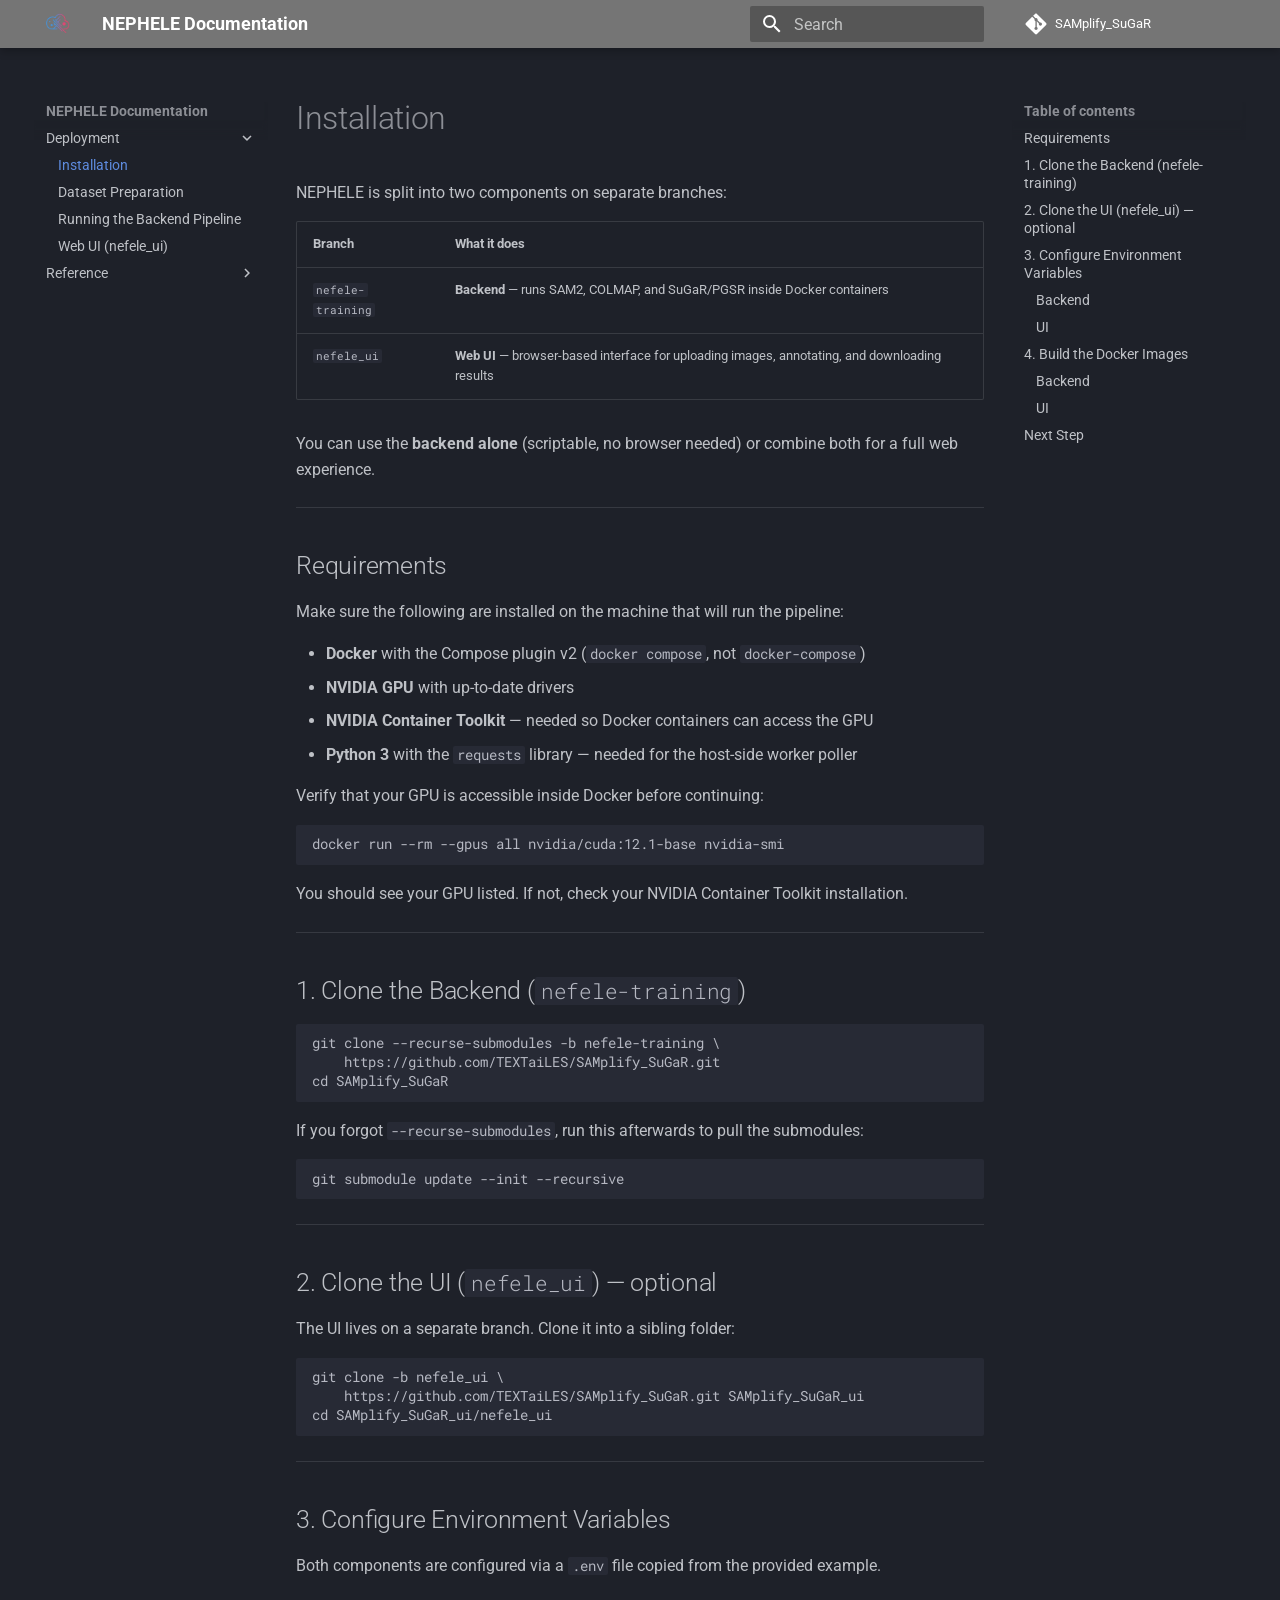
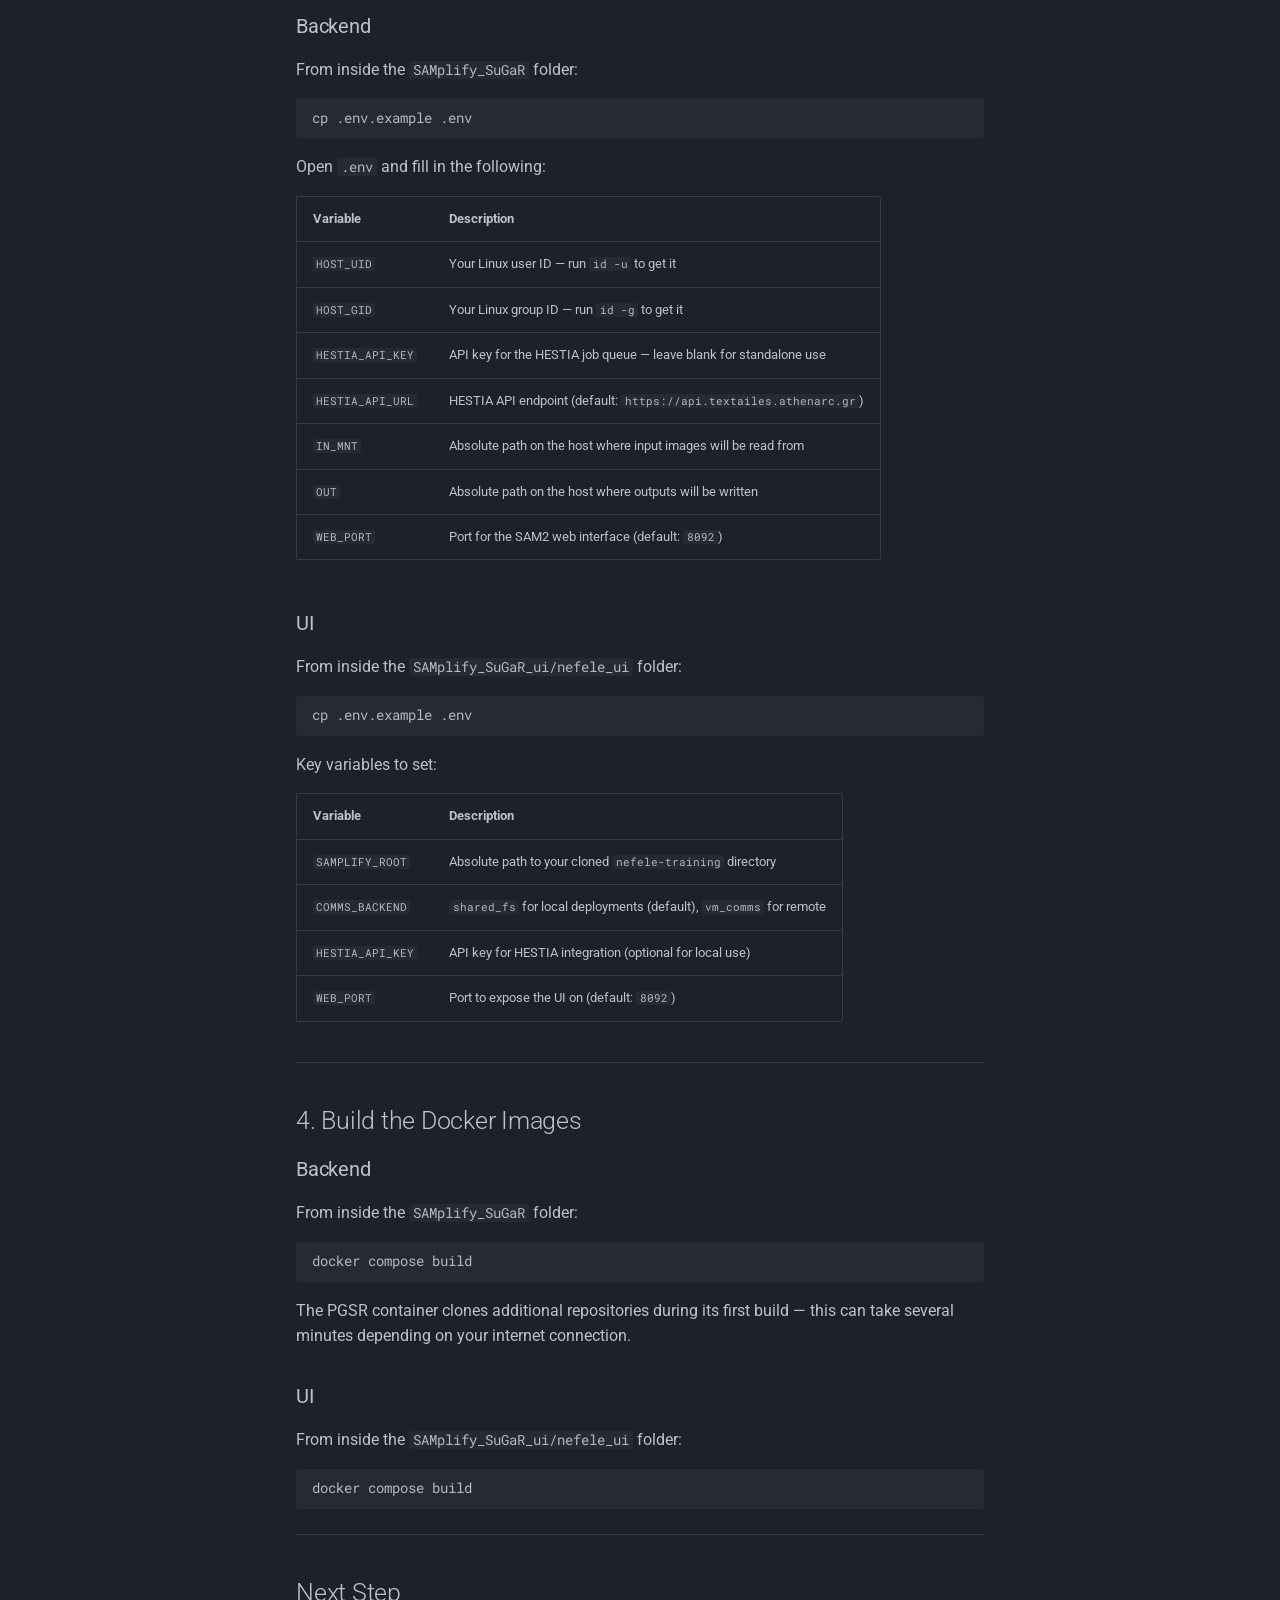
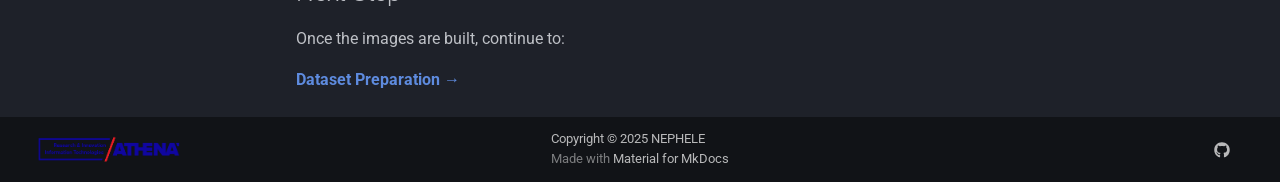
<file: deployment/installation_basic/index.html>
<!doctype html>
<html lang="en" class="no-js">
  <head>
    
      <meta charset="utf-8">
      <meta name="viewport" content="width=device-width,initial-scale=1">
      
        <meta name="description" content="Documentation for the NEPHELE 3D reconstruction pipeline">
      
      
        <meta name="author" content="Vaia Zachari">
      
      
        <link rel="canonical" href="https://github.com/TEXTaiLES/SAMplify_SuGaR/deployment/installation_basic/">
      
      
      
        <link rel="next" href="../dataset_preparation/">
      
      
        
      
      
      <link rel="icon" href="../../assets/nephele_logo_2.png">
      <meta name="generator" content="mkdocs-1.6.1, mkdocs-material-9.7.6">
    
    
      
        <title>Installation - NEPHELE Documentation</title>
      
    
    
      <link rel="stylesheet" href="../../assets/stylesheets/main.484c7ddc.min.css">
      
        
        <link rel="stylesheet" href="../../assets/stylesheets/palette.ab4e12ef.min.css">
      
      


    
    
      
    
    
      
        
        
        <link rel="preconnect" href="https://fonts.gstatic.com" crossorigin>
        <link rel="stylesheet" href="https://fonts.googleapis.com/css?family=Roboto:300,300i,400,400i,700,700i%7CRoboto+Mono:400,400i,700,700i&display=fallback">
        <style>:root{--md-text-font:"Roboto";--md-code-font:"Roboto Mono"}</style>
      
    
    
      <link rel="stylesheet" href="../../stylesheets/extra.css">
    
    <script>__md_scope=new URL("../..",location),__md_hash=e=>[...e].reduce(((e,_)=>(e<<5)-e+_.charCodeAt(0)),0),__md_get=(e,_=localStorage,t=__md_scope)=>JSON.parse(_.getItem(t.pathname+"."+e)),__md_set=(e,_,t=localStorage,a=__md_scope)=>{try{t.setItem(a.pathname+"."+e,JSON.stringify(_))}catch(e){}}</script>
    
      

    
    
  </head>
  
  
    
    
    
    
    
    <body dir="ltr" data-md-color-scheme="slate" data-md-color-primary="grey" data-md-color-accent="indigo">
  
    
    <input class="md-toggle" data-md-toggle="drawer" type="checkbox" id="__drawer" autocomplete="off">
    <input class="md-toggle" data-md-toggle="search" type="checkbox" id="__search" autocomplete="off">
    <label class="md-overlay" for="__drawer"></label>
    <div data-md-component="skip">
      
        
        <a href="#installation" class="md-skip">
          Skip to content
        </a>
      
    </div>
    <div data-md-component="announce">
      
    </div>
    
    
      

  

<header class="md-header md-header--shadow" data-md-component="header">
  <nav class="md-header__inner md-grid" aria-label="Header">
    <a href="../.." title="NEPHELE Documentation" class="md-header__button md-logo" aria-label="NEPHELE Documentation" data-md-component="logo">
      
  <img src="../../assets/nephele_logo_2.png" alt="logo">

    </a>
    <label class="md-header__button md-icon" for="__drawer">
      
      <svg xmlns="http://www.w3.org/2000/svg" viewBox="0 0 24 24"><path d="M3 6h18v2H3zm0 5h18v2H3zm0 5h18v2H3z"/></svg>
    </label>
    <div class="md-header__title" data-md-component="header-title">
      <div class="md-header__ellipsis">
        <div class="md-header__topic">
          <span class="md-ellipsis">
            NEPHELE Documentation
          </span>
        </div>
        <div class="md-header__topic" data-md-component="header-topic">
          <span class="md-ellipsis">
            
              Installation
            
          </span>
        </div>
      </div>
    </div>
    
      
    
    
    
    
      
      
        <label class="md-header__button md-icon" for="__search">
          
          <svg xmlns="http://www.w3.org/2000/svg" viewBox="0 0 24 24"><path d="M9.5 3A6.5 6.5 0 0 1 16 9.5c0 1.61-.59 3.09-1.56 4.23l.27.27h.79l5 5-1.5 1.5-5-5v-.79l-.27-.27A6.52 6.52 0 0 1 9.5 16 6.5 6.5 0 0 1 3 9.5 6.5 6.5 0 0 1 9.5 3m0 2C7 5 5 7 5 9.5S7 14 9.5 14 14 12 14 9.5 12 5 9.5 5"/></svg>
        </label>
        <div class="md-search" data-md-component="search" role="dialog">
  <label class="md-search__overlay" for="__search"></label>
  <div class="md-search__inner" role="search">
    <form class="md-search__form" name="search">
      <input type="text" class="md-search__input" name="query" aria-label="Search" placeholder="Search" autocapitalize="off" autocorrect="off" autocomplete="off" spellcheck="false" data-md-component="search-query" required>
      <label class="md-search__icon md-icon" for="__search">
        
        <svg xmlns="http://www.w3.org/2000/svg" viewBox="0 0 24 24"><path d="M9.5 3A6.5 6.5 0 0 1 16 9.5c0 1.61-.59 3.09-1.56 4.23l.27.27h.79l5 5-1.5 1.5-5-5v-.79l-.27-.27A6.52 6.52 0 0 1 9.5 16 6.5 6.5 0 0 1 3 9.5 6.5 6.5 0 0 1 9.5 3m0 2C7 5 5 7 5 9.5S7 14 9.5 14 14 12 14 9.5 12 5 9.5 5"/></svg>
        
        <svg xmlns="http://www.w3.org/2000/svg" viewBox="0 0 24 24"><path d="M20 11v2H8l5.5 5.5-1.42 1.42L4.16 12l7.92-7.92L13.5 5.5 8 11z"/></svg>
      </label>
      <nav class="md-search__options" aria-label="Search">
        
        <button type="reset" class="md-search__icon md-icon" title="Clear" aria-label="Clear" tabindex="-1">
          
          <svg xmlns="http://www.w3.org/2000/svg" viewBox="0 0 24 24"><path d="M19 6.41 17.59 5 12 10.59 6.41 5 5 6.41 10.59 12 5 17.59 6.41 19 12 13.41 17.59 19 19 17.59 13.41 12z"/></svg>
        </button>
      </nav>
      
    </form>
    <div class="md-search__output">
      <div class="md-search__scrollwrap" tabindex="0" data-md-scrollfix>
        <div class="md-search-result" data-md-component="search-result">
          <div class="md-search-result__meta">
            Initializing search
          </div>
          <ol class="md-search-result__list" role="presentation"></ol>
        </div>
      </div>
    </div>
  </div>
</div>
      
    
    
      <div class="md-header__source">
        <a href="https://github.com/TEXTaiLES/SAMplify_SuGaR" title="Go to repository" class="md-source" data-md-component="source">
  <div class="md-source__icon md-icon">
    
    <svg xmlns="http://www.w3.org/2000/svg" viewBox="0 0 448 512"><!--! Font Awesome Free 7.1.0 by @fontawesome - https://fontawesome.com License - https://fontawesome.com/license/free (Icons: CC BY 4.0, Fonts: SIL OFL 1.1, Code: MIT License) Copyright 2025 Fonticons, Inc.--><path d="M439.6 236.1 244 40.5c-5.4-5.5-12.8-8.5-20.4-8.5s-15 3-20.4 8.4L162.5 81l51.5 51.5c27.1-9.1 52.7 16.8 43.4 43.7l49.7 49.7c34.2-11.8 61.2 31 35.5 56.7-26.5 26.5-70.2-2.9-56-37.3L240.3 199v121.9c25.3 12.5 22.3 41.8 9.1 55-6.4 6.4-15.2 10.1-24.3 10.1s-17.8-3.6-24.3-10.1c-17.6-17.6-11.1-46.9 11.2-56v-123c-20.8-8.5-24.6-30.7-18.6-45L142.6 101 8.5 235.1C3 240.6 0 247.9 0 255.5s3 15 8.5 20.4l195.6 195.7c5.4 5.4 12.7 8.4 20.4 8.4s15-3 20.4-8.4l194.7-194.7c5.4-5.4 8.4-12.8 8.4-20.4s-3-15-8.4-20.4"/></svg>
  </div>
  <div class="md-source__repository">
    SAMplify_SuGaR
  </div>
</a>
      </div>
    
  </nav>
  
</header>
    
    <div class="md-container" data-md-component="container">
      
      
        
          
        
      
      <main class="md-main" data-md-component="main">
        <div class="md-main__inner md-grid">
          
            
              
              <div class="md-sidebar md-sidebar--primary" data-md-component="sidebar" data-md-type="navigation" >
                <div class="md-sidebar__scrollwrap">
                  <div class="md-sidebar__inner">
                    



<nav class="md-nav md-nav--primary" aria-label="Navigation" data-md-level="0">
  <label class="md-nav__title" for="__drawer">
    <a href="../.." title="NEPHELE Documentation" class="md-nav__button md-logo" aria-label="NEPHELE Documentation" data-md-component="logo">
      
  <img src="../../assets/nephele_logo_2.png" alt="logo">

    </a>
    NEPHELE Documentation
  </label>
  
    <div class="md-nav__source">
      <a href="https://github.com/TEXTaiLES/SAMplify_SuGaR" title="Go to repository" class="md-source" data-md-component="source">
  <div class="md-source__icon md-icon">
    
    <svg xmlns="http://www.w3.org/2000/svg" viewBox="0 0 448 512"><!--! Font Awesome Free 7.1.0 by @fontawesome - https://fontawesome.com License - https://fontawesome.com/license/free (Icons: CC BY 4.0, Fonts: SIL OFL 1.1, Code: MIT License) Copyright 2025 Fonticons, Inc.--><path d="M439.6 236.1 244 40.5c-5.4-5.5-12.8-8.5-20.4-8.5s-15 3-20.4 8.4L162.5 81l51.5 51.5c27.1-9.1 52.7 16.8 43.4 43.7l49.7 49.7c34.2-11.8 61.2 31 35.5 56.7-26.5 26.5-70.2-2.9-56-37.3L240.3 199v121.9c25.3 12.5 22.3 41.8 9.1 55-6.4 6.4-15.2 10.1-24.3 10.1s-17.8-3.6-24.3-10.1c-17.6-17.6-11.1-46.9 11.2-56v-123c-20.8-8.5-24.6-30.7-18.6-45L142.6 101 8.5 235.1C3 240.6 0 247.9 0 255.5s3 15 8.5 20.4l195.6 195.7c5.4 5.4 12.7 8.4 20.4 8.4s15-3 20.4-8.4l194.7-194.7c5.4-5.4 8.4-12.8 8.4-20.4s-3-15-8.4-20.4"/></svg>
  </div>
  <div class="md-source__repository">
    SAMplify_SuGaR
  </div>
</a>
    </div>
  
  <ul class="md-nav__list" data-md-scrollfix>
    
      
      
  
  
    
  
  
  
    
    
    
    
    
    <li class="md-nav__item md-nav__item--active md-nav__item--nested">
      
        
        
        <input class="md-nav__toggle md-toggle " type="checkbox" id="__nav_1" checked>
        
          
          <label class="md-nav__link" for="__nav_1" id="__nav_1_label" tabindex="0">
            
  
  
  <span class="md-ellipsis">
    
  
    Deployment
  

    
  </span>
  
  

            <span class="md-nav__icon md-icon"></span>
          </label>
        
        <nav class="md-nav" data-md-level="1" aria-labelledby="__nav_1_label" aria-expanded="true">
          <label class="md-nav__title" for="__nav_1">
            <span class="md-nav__icon md-icon"></span>
            
  
    Deployment
  

          </label>
          <ul class="md-nav__list" data-md-scrollfix>
            
              
                
  
  
    
  
  
  
    <li class="md-nav__item md-nav__item--active">
      
      <input class="md-nav__toggle md-toggle" type="checkbox" id="__toc">
      
      
        
      
      
        <label class="md-nav__link md-nav__link--active" for="__toc">
          
  
  
  <span class="md-ellipsis">
    
  
    Installation
  

    
  </span>
  
  

          <span class="md-nav__icon md-icon"></span>
        </label>
      
      <a href="./" class="md-nav__link md-nav__link--active">
        
  
  
  <span class="md-ellipsis">
    
  
    Installation
  

    
  </span>
  
  

      </a>
      
        

<nav class="md-nav md-nav--secondary" aria-label="Table of contents">
  
  
  
    
  
  
    <label class="md-nav__title" for="__toc">
      <span class="md-nav__icon md-icon"></span>
      Table of contents
    </label>
    <ul class="md-nav__list" data-md-component="toc" data-md-scrollfix>
      
        <li class="md-nav__item">
  <a href="#requirements" class="md-nav__link">
    <span class="md-ellipsis">
      
        Requirements
      
    </span>
  </a>
  
</li>
      
        <li class="md-nav__item">
  <a href="#1-clone-the-backend-nefele-training" class="md-nav__link">
    <span class="md-ellipsis">
      
        1. Clone the Backend (nefele-training)
      
    </span>
  </a>
  
</li>
      
        <li class="md-nav__item">
  <a href="#2-clone-the-ui-nefele_ui-optional" class="md-nav__link">
    <span class="md-ellipsis">
      
        2. Clone the UI (nefele_ui) — optional
      
    </span>
  </a>
  
</li>
      
        <li class="md-nav__item">
  <a href="#3-configure-environment-variables" class="md-nav__link">
    <span class="md-ellipsis">
      
        3. Configure Environment Variables
      
    </span>
  </a>
  
    <nav class="md-nav" aria-label="3. Configure Environment Variables">
      <ul class="md-nav__list">
        
          <li class="md-nav__item">
  <a href="#backend" class="md-nav__link">
    <span class="md-ellipsis">
      
        Backend
      
    </span>
  </a>
  
</li>
        
          <li class="md-nav__item">
  <a href="#ui" class="md-nav__link">
    <span class="md-ellipsis">
      
        UI
      
    </span>
  </a>
  
</li>
        
      </ul>
    </nav>
  
</li>
      
        <li class="md-nav__item">
  <a href="#4-build-the-docker-images" class="md-nav__link">
    <span class="md-ellipsis">
      
        4. Build the Docker Images
      
    </span>
  </a>
  
    <nav class="md-nav" aria-label="4. Build the Docker Images">
      <ul class="md-nav__list">
        
          <li class="md-nav__item">
  <a href="#backend_1" class="md-nav__link">
    <span class="md-ellipsis">
      
        Backend
      
    </span>
  </a>
  
</li>
        
          <li class="md-nav__item">
  <a href="#ui_1" class="md-nav__link">
    <span class="md-ellipsis">
      
        UI
      
    </span>
  </a>
  
</li>
        
      </ul>
    </nav>
  
</li>
      
        <li class="md-nav__item">
  <a href="#next-step" class="md-nav__link">
    <span class="md-ellipsis">
      
        Next Step
      
    </span>
  </a>
  
</li>
      
    </ul>
  
</nav>
      
    </li>
  

              
            
              
                
  
  
  
  
    <li class="md-nav__item">
      <a href="../dataset_preparation/" class="md-nav__link">
        
  
  
  <span class="md-ellipsis">
    
  
    Dataset Preparation
  

    
  </span>
  
  

      </a>
    </li>
  

              
            
              
                
  
  
  
  
    <li class="md-nav__item">
      <a href="../run_pipeline/" class="md-nav__link">
        
  
  
  <span class="md-ellipsis">
    
  
    Running the Backend Pipeline
  

    
  </span>
  
  

      </a>
    </li>
  

              
            
              
                
  
  
  
  
    <li class="md-nav__item">
      <a href="../nefele_ui/" class="md-nav__link">
        
  
  
  <span class="md-ellipsis">
    
  
    Web UI (nefele_ui)
  

    
  </span>
  
  

      </a>
    </li>
  

              
            
          </ul>
        </nav>
      
    </li>
  

    
      
      
  
  
  
  
    
    
    
    
    
    <li class="md-nav__item md-nav__item--nested">
      
        
        
        <input class="md-nav__toggle md-toggle " type="checkbox" id="__nav_2" >
        
          
          <label class="md-nav__link" for="__nav_2" id="__nav_2_label" tabindex="0">
            
  
  
  <span class="md-ellipsis">
    
  
    Reference
  

    
  </span>
  
  

            <span class="md-nav__icon md-icon"></span>
          </label>
        
        <nav class="md-nav" data-md-level="1" aria-labelledby="__nav_2_label" aria-expanded="false">
          <label class="md-nav__title" for="__nav_2">
            <span class="md-nav__icon md-icon"></span>
            
  
    Reference
  

          </label>
          <ul class="md-nav__list" data-md-scrollfix>
            
              
                
  
  
  
  
    <li class="md-nav__item">
      <a href="../../manual/colmap/" class="md-nav__link">
        
  
  
  <span class="md-ellipsis">
    
  
    COLMAP – Structure-from-Motion
  

    
  </span>
  
  

      </a>
    </li>
  

              
            
              
                
  
  
  
  
    <li class="md-nav__item">
      <a href="../../manual/sugar/" class="md-nav__link">
        
  
  
  <span class="md-ellipsis">
    
  
    SuGaR / PGSR
  

    
  </span>
  
  

      </a>
    </li>
  

              
            
              
                
  
  
  
  
    <li class="md-nav__item">
      <a href="../../api/env/" class="md-nav__link">
        
  
  
  <span class="md-ellipsis">
    
  
    Environment Variables
  

    
  </span>
  
  

      </a>
    </li>
  

              
            
          </ul>
        </nav>
      
    </li>
  

    
  </ul>
</nav>
                  </div>
                </div>
              </div>
            
            
              
              <div class="md-sidebar md-sidebar--secondary" data-md-component="sidebar" data-md-type="toc" >
                <div class="md-sidebar__scrollwrap">
                  <div class="md-sidebar__inner">
                    

<nav class="md-nav md-nav--secondary" aria-label="Table of contents">
  
  
  
    
  
  
    <label class="md-nav__title" for="__toc">
      <span class="md-nav__icon md-icon"></span>
      Table of contents
    </label>
    <ul class="md-nav__list" data-md-component="toc" data-md-scrollfix>
      
        <li class="md-nav__item">
  <a href="#requirements" class="md-nav__link">
    <span class="md-ellipsis">
      
        Requirements
      
    </span>
  </a>
  
</li>
      
        <li class="md-nav__item">
  <a href="#1-clone-the-backend-nefele-training" class="md-nav__link">
    <span class="md-ellipsis">
      
        1. Clone the Backend (nefele-training)
      
    </span>
  </a>
  
</li>
      
        <li class="md-nav__item">
  <a href="#2-clone-the-ui-nefele_ui-optional" class="md-nav__link">
    <span class="md-ellipsis">
      
        2. Clone the UI (nefele_ui) — optional
      
    </span>
  </a>
  
</li>
      
        <li class="md-nav__item">
  <a href="#3-configure-environment-variables" class="md-nav__link">
    <span class="md-ellipsis">
      
        3. Configure Environment Variables
      
    </span>
  </a>
  
    <nav class="md-nav" aria-label="3. Configure Environment Variables">
      <ul class="md-nav__list">
        
          <li class="md-nav__item">
  <a href="#backend" class="md-nav__link">
    <span class="md-ellipsis">
      
        Backend
      
    </span>
  </a>
  
</li>
        
          <li class="md-nav__item">
  <a href="#ui" class="md-nav__link">
    <span class="md-ellipsis">
      
        UI
      
    </span>
  </a>
  
</li>
        
      </ul>
    </nav>
  
</li>
      
        <li class="md-nav__item">
  <a href="#4-build-the-docker-images" class="md-nav__link">
    <span class="md-ellipsis">
      
        4. Build the Docker Images
      
    </span>
  </a>
  
    <nav class="md-nav" aria-label="4. Build the Docker Images">
      <ul class="md-nav__list">
        
          <li class="md-nav__item">
  <a href="#backend_1" class="md-nav__link">
    <span class="md-ellipsis">
      
        Backend
      
    </span>
  </a>
  
</li>
        
          <li class="md-nav__item">
  <a href="#ui_1" class="md-nav__link">
    <span class="md-ellipsis">
      
        UI
      
    </span>
  </a>
  
</li>
        
      </ul>
    </nav>
  
</li>
      
        <li class="md-nav__item">
  <a href="#next-step" class="md-nav__link">
    <span class="md-ellipsis">
      
        Next Step
      
    </span>
  </a>
  
</li>
      
    </ul>
  
</nav>
                  </div>
                </div>
              </div>
            
          
          
            <div class="md-content" data-md-component="content">
              
              <article class="md-content__inner md-typeset">
                
                  


  
  


<h1 id="installation">Installation</h1>
<p>NEPHELE is split into two components on separate branches:</p>
<table>
<thead>
<tr>
<th>Branch</th>
<th>What it does</th>
</tr>
</thead>
<tbody>
<tr>
<td><code>nefele-training</code></td>
<td><strong>Backend</strong> — runs SAM2, COLMAP, and SuGaR/PGSR inside Docker containers</td>
</tr>
<tr>
<td><code>nefele_ui</code></td>
<td><strong>Web UI</strong> — browser-based interface for uploading images, annotating, and downloading results</td>
</tr>
</tbody>
</table>
<p>You can use the <strong>backend alone</strong> (scriptable, no browser needed) or combine both for a full web experience.</p>
<hr />
<h2 id="requirements">Requirements</h2>
<p>Make sure the following are installed on the machine that will run the pipeline:</p>
<ul>
<li><strong>Docker</strong> with the Compose plugin v2 (<code>docker compose</code>, not <code>docker-compose</code>)</li>
<li><strong>NVIDIA GPU</strong> with up-to-date drivers</li>
<li><strong>NVIDIA Container Toolkit</strong> — needed so Docker containers can access the GPU</li>
<li><strong>Python 3</strong> with the <code>requests</code> library — needed for the host-side worker poller</li>
</ul>
<p>Verify that your GPU is accessible inside Docker before continuing:</p>
<pre><code class="language-bash">docker run --rm --gpus all nvidia/cuda:12.1-base nvidia-smi
</code></pre>
<p>You should see your GPU listed. If not, check your NVIDIA Container Toolkit installation.</p>
<hr />
<h2 id="1-clone-the-backend-nefele-training">1. Clone the Backend (<code>nefele-training</code>)</h2>
<pre><code class="language-bash">git clone --recurse-submodules -b nefele-training \
    https://github.com/TEXTaiLES/SAMplify_SuGaR.git
cd SAMplify_SuGaR
</code></pre>
<p>If you forgot <code>--recurse-submodules</code>, run this afterwards to pull the submodules:</p>
<pre><code class="language-bash">git submodule update --init --recursive
</code></pre>
<hr />
<h2 id="2-clone-the-ui-nefele_ui-optional">2. Clone the UI (<code>nefele_ui</code>) — optional</h2>
<p>The UI lives on a separate branch. Clone it into a sibling folder:</p>
<pre><code class="language-bash">git clone -b nefele_ui \
    https://github.com/TEXTaiLES/SAMplify_SuGaR.git SAMplify_SuGaR_ui
cd SAMplify_SuGaR_ui/nefele_ui
</code></pre>
<hr />
<h2 id="3-configure-environment-variables">3. Configure Environment Variables</h2>
<p>Both components are configured via a <code>.env</code> file copied from the provided example.</p>
<h3 id="backend">Backend</h3>
<p>From inside the <code>SAMplify_SuGaR</code> folder:</p>
<pre><code class="language-bash">cp .env.example .env
</code></pre>
<p>Open <code>.env</code> and fill in the following:</p>
<table>
<thead>
<tr>
<th>Variable</th>
<th>Description</th>
</tr>
</thead>
<tbody>
<tr>
<td><code>HOST_UID</code></td>
<td>Your Linux user ID — run <code>id -u</code> to get it</td>
</tr>
<tr>
<td><code>HOST_GID</code></td>
<td>Your Linux group ID — run <code>id -g</code> to get it</td>
</tr>
<tr>
<td><code>HESTIA_API_KEY</code></td>
<td>API key for the HESTIA job queue — leave blank for standalone use</td>
</tr>
<tr>
<td><code>HESTIA_API_URL</code></td>
<td>HESTIA API endpoint (default: <code>https://api.textailes.athenarc.gr</code>)</td>
</tr>
<tr>
<td><code>IN_MNT</code></td>
<td>Absolute path on the host where input images will be read from</td>
</tr>
<tr>
<td><code>OUT</code></td>
<td>Absolute path on the host where outputs will be written</td>
</tr>
<tr>
<td><code>WEB_PORT</code></td>
<td>Port for the SAM2 web interface (default: <code>8092</code>)</td>
</tr>
</tbody>
</table>
<h3 id="ui">UI</h3>
<p>From inside the <code>SAMplify_SuGaR_ui/nefele_ui</code> folder:</p>
<pre><code class="language-bash">cp .env.example .env
</code></pre>
<p>Key variables to set:</p>
<table>
<thead>
<tr>
<th>Variable</th>
<th>Description</th>
</tr>
</thead>
<tbody>
<tr>
<td><code>SAMPLIFY_ROOT</code></td>
<td>Absolute path to your cloned <code>nefele-training</code> directory</td>
</tr>
<tr>
<td><code>COMMS_BACKEND</code></td>
<td><code>shared_fs</code> for local deployments (default), <code>vm_comms</code> for remote</td>
</tr>
<tr>
<td><code>HESTIA_API_KEY</code></td>
<td>API key for HESTIA integration (optional for local use)</td>
</tr>
<tr>
<td><code>WEB_PORT</code></td>
<td>Port to expose the UI on (default: <code>8092</code>)</td>
</tr>
</tbody>
</table>
<hr />
<h2 id="4-build-the-docker-images">4. Build the Docker Images</h2>
<h3 id="backend_1">Backend</h3>
<p>From inside the <code>SAMplify_SuGaR</code> folder:</p>
<pre><code class="language-bash">docker compose build
</code></pre>
<p>The PGSR container clones additional repositories during its first build — this can take several minutes depending on your internet connection.</p>
<h3 id="ui_1">UI</h3>
<p>From inside the <code>SAMplify_SuGaR_ui/nefele_ui</code> folder:</p>
<pre><code class="language-bash">docker compose build
</code></pre>
<hr />
<h2 id="next-step">Next Step</h2>
<p>Once the images are built, continue to:</p>
<p><strong><a href="../dataset_preparation/">Dataset Preparation →</a></strong></p>












                
              </article>
            </div>
          
          
<script>var target=document.getElementById(location.hash.slice(1));target&&target.name&&(target.checked=target.name.startsWith("__tabbed_"))</script>
        </div>
        
      </main>
      
        <footer class="md-footer">
  
  <div class="md-footer-meta md-typeset">
    <div class="md-footer-meta__inner md-grid">
      <div class="md-copyright">
  
    <div class="md-copyright__highlight">
      Copyright © 2025 NEPHELE
    </div>
  
  
    Made with
    <a href="https://squidfunk.github.io/mkdocs-material/" target="_blank" rel="noopener">
      Material for MkDocs
    </a>
  
</div>
      
        
<div class="md-social">
  
    
    
    
    
      
      
    
    <a href="https://github.com/TEXTaiLES/SAMplify_SuGaR" target="_blank" rel="noopener" title="github.com" class="md-social__link">
      <svg xmlns="http://www.w3.org/2000/svg" viewBox="0 0 512 512"><!--! Font Awesome Free 7.1.0 by @fontawesome - https://fontawesome.com License - https://fontawesome.com/license/free (Icons: CC BY 4.0, Fonts: SIL OFL 1.1, Code: MIT License) Copyright 2025 Fonticons, Inc.--><path d="M173.9 397.4c0 2-2.3 3.6-5.2 3.6-3.3.3-5.6-1.3-5.6-3.6 0-2 2.3-3.6 5.2-3.6 3-.3 5.6 1.3 5.6 3.6m-31.1-4.5c-.7 2 1.3 4.3 4.3 4.9 2.6 1 5.6 0 6.2-2s-1.3-4.3-4.3-5.2c-2.6-.7-5.5.3-6.2 2.3m44.2-1.7c-2.9.7-4.9 2.6-4.6 4.9.3 2 2.9 3.3 5.9 2.6 2.9-.7 4.9-2.6 4.6-4.6-.3-1.9-3-3.2-5.9-2.9M252.8 8C114.1 8 8 113.3 8 252c0 110.9 69.8 205.8 169.5 239.2 12.8 2.3 17.3-5.6 17.3-12.1 0-6.2-.3-40.4-.3-61.4 0 0-70 15-84.7-29.8 0 0-11.4-29.1-27.8-36.6 0 0-22.9-15.7 1.6-15.4 0 0 24.9 2 38.6 25.8 21.9 38.6 58.6 27.5 72.9 20.9 2.3-16 8.8-27.1 16-33.7-55.9-6.2-112.3-14.3-112.3-110.5 0-27.5 7.6-41.3 23.6-58.9-2.6-6.5-11.1-33.3 2.6-67.9 20.9-6.5 69 27 69 27 20-5.6 41.5-8.5 62.8-8.5s42.8 2.9 62.8 8.5c0 0 48.1-33.6 69-27 13.7 34.7 5.2 61.4 2.6 67.9 16 17.7 25.8 31.5 25.8 58.9 0 96.5-58.9 104.2-114.8 110.5 9.2 7.9 17 22.9 17 46.4 0 33.7-.3 75.4-.3 83.6 0 6.5 4.6 14.4 17.3 12.1C436.2 457.8 504 362.9 504 252 504 113.3 391.5 8 252.8 8M105.2 352.9c-1.3 1-1 3.3.7 5.2 1.6 1.6 3.9 2.3 5.2 1 1.3-1 1-3.3-.7-5.2-1.6-1.6-3.9-2.3-5.2-1m-10.8-8.1c-.7 1.3.3 2.9 2.3 3.9 1.6 1 3.6.7 4.3-.7.7-1.3-.3-2.9-2.3-3.9-2-.6-3.6-.3-4.3.7m32.4 35.6c-1.6 1.3-1 4.3 1.3 6.2 2.3 2.3 5.2 2.6 6.5 1 1.3-1.3.7-4.3-1.3-6.2-2.2-2.3-5.2-2.6-6.5-1m-11.4-14.7c-1.6 1-1.6 3.6 0 5.9s4.3 3.3 5.6 2.3c1.6-1.3 1.6-3.9 0-6.2-1.4-2.3-4-3.3-5.6-2"/></svg>
    </a>
  
</div>
      
    </div>
  </div>
</footer>
      
    </div>
    <div class="md-dialog" data-md-component="dialog">
      <div class="md-dialog__inner md-typeset"></div>
    </div>
    
    
    
      
      
      <script id="__config" type="application/json">{"annotate": null, "base": "../..", "features": [], "search": "../../assets/javascripts/workers/search.2c215733.min.js", "tags": null, "translations": {"clipboard.copied": "Copied to clipboard", "clipboard.copy": "Copy to clipboard", "search.result.more.one": "1 more on this page", "search.result.more.other": "# more on this page", "search.result.none": "No matching documents", "search.result.one": "1 matching document", "search.result.other": "# matching documents", "search.result.placeholder": "Type to start searching", "search.result.term.missing": "Missing", "select.version": "Select version"}, "version": null}</script>
    
    
      <script src="../../assets/javascripts/bundle.79ae519e.min.js"></script>
      
        <script src="../../javascripts/extra.js"></script>
      
    
  </body>
</html>
</file>
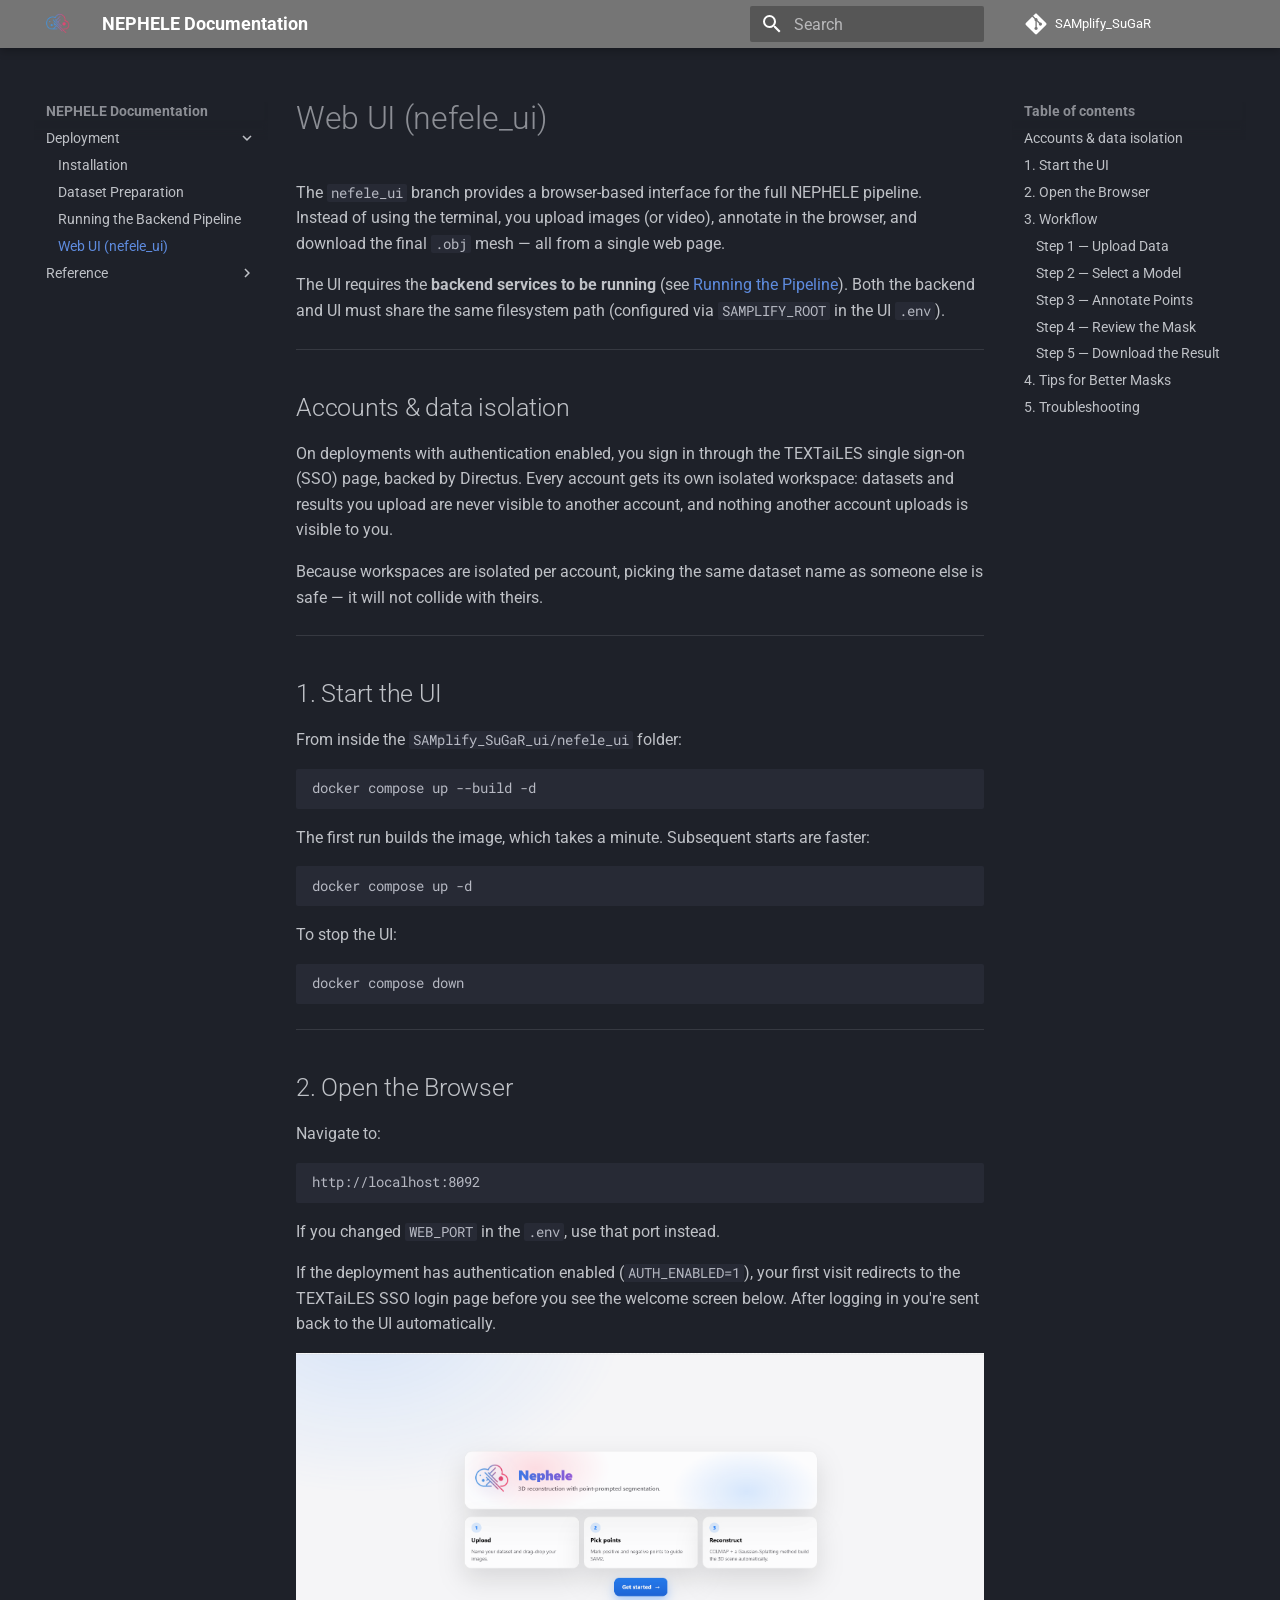
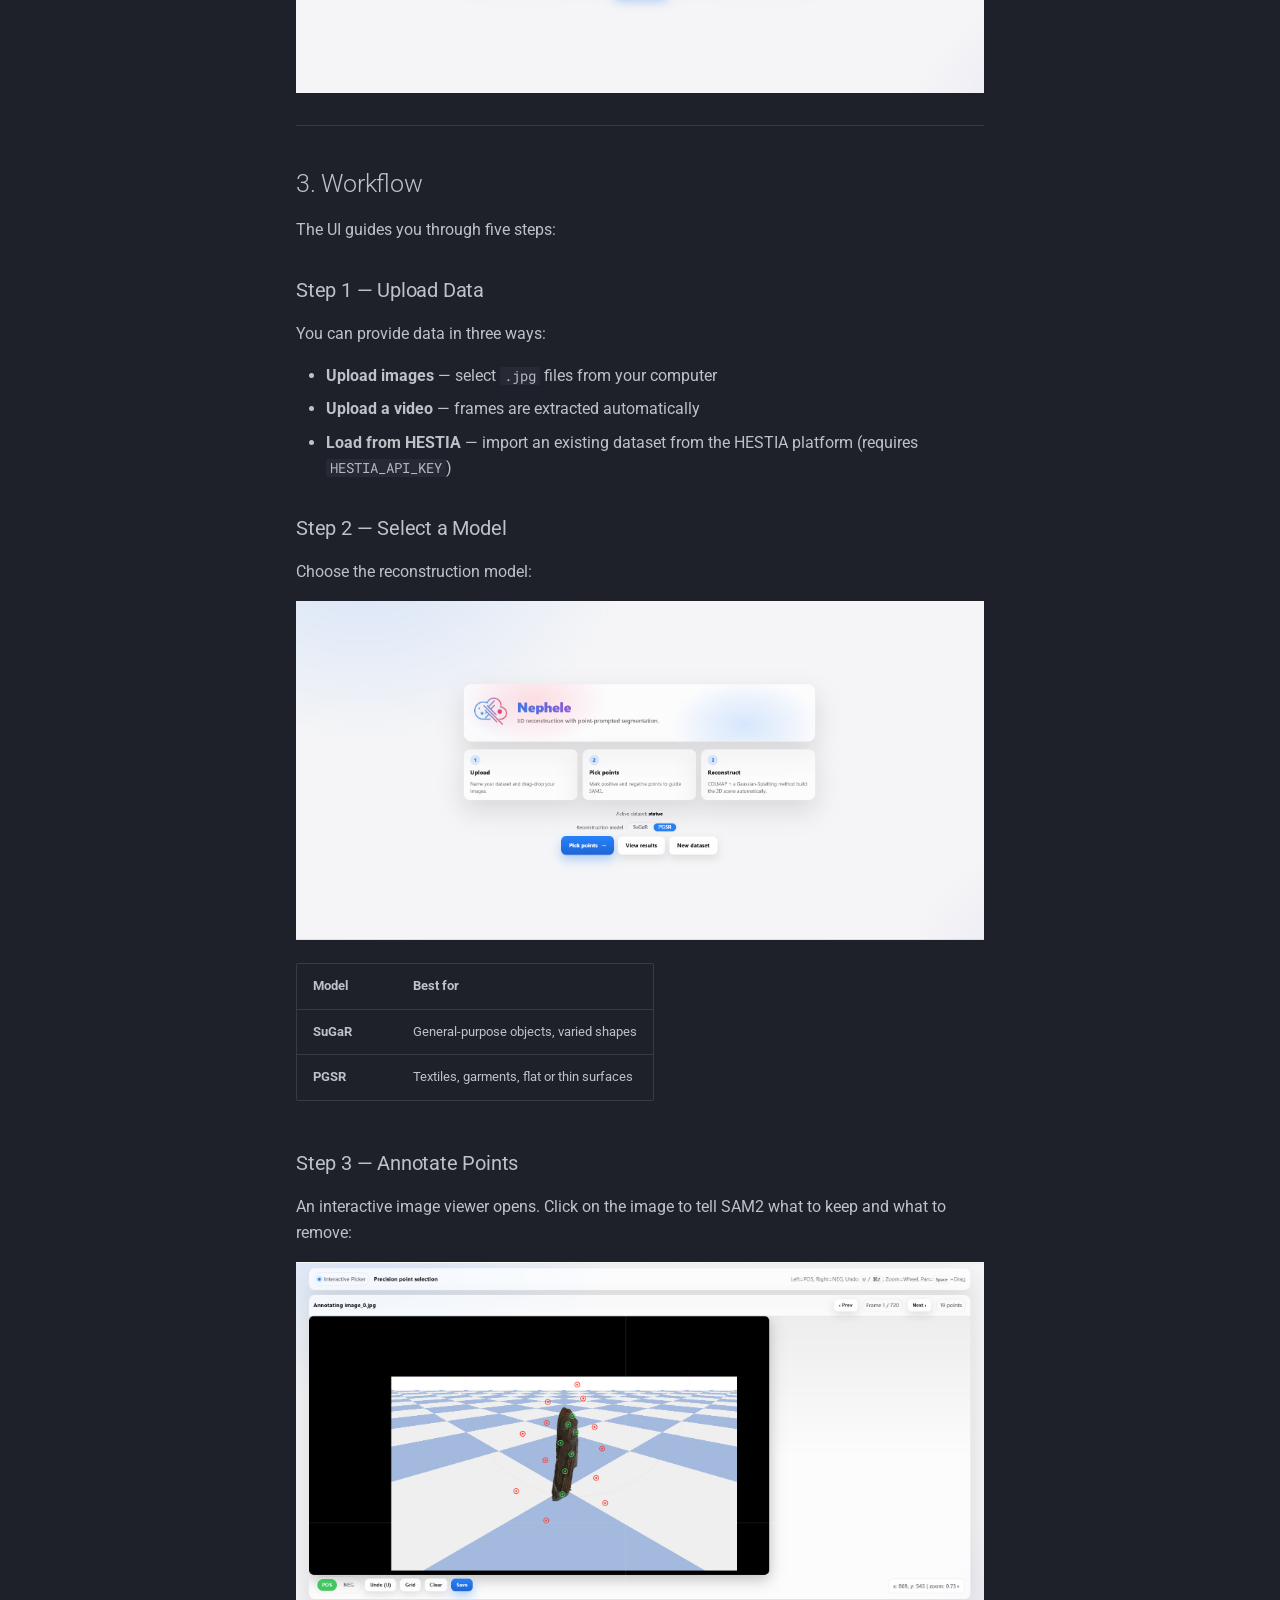
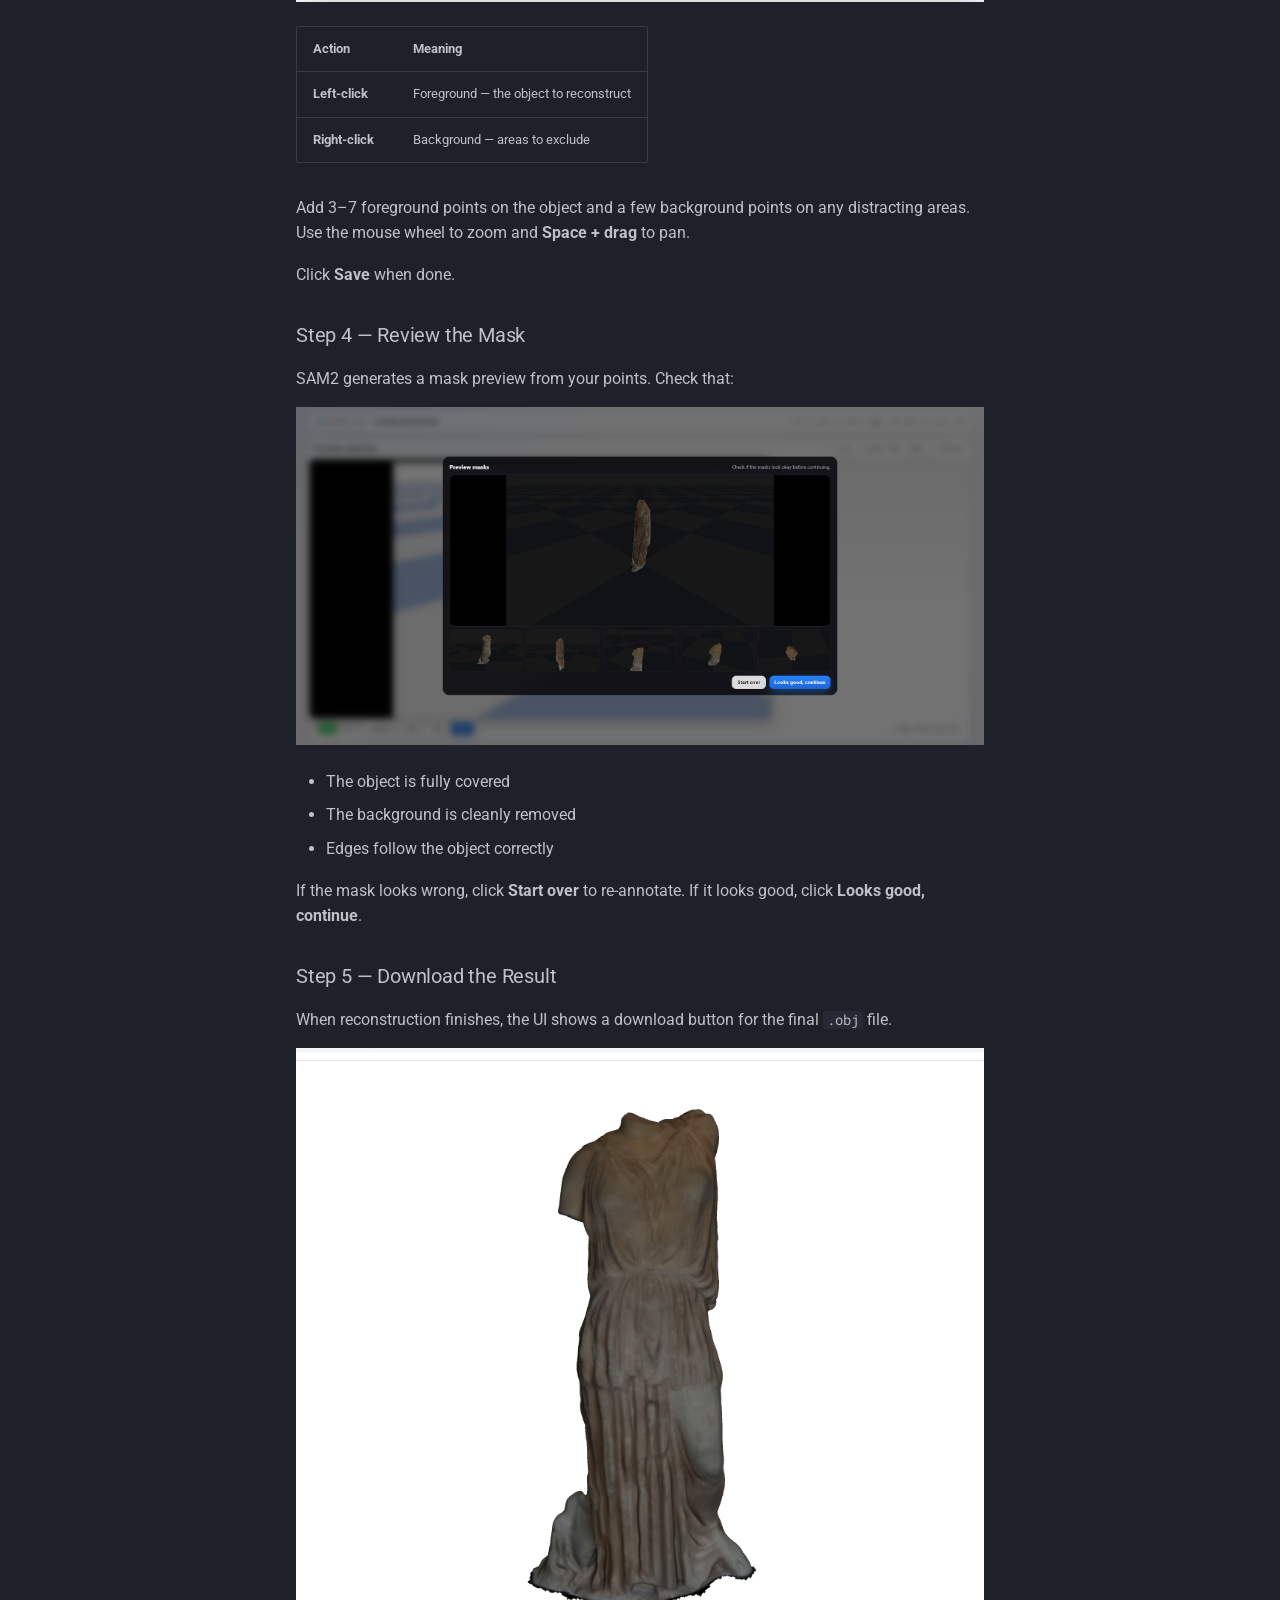
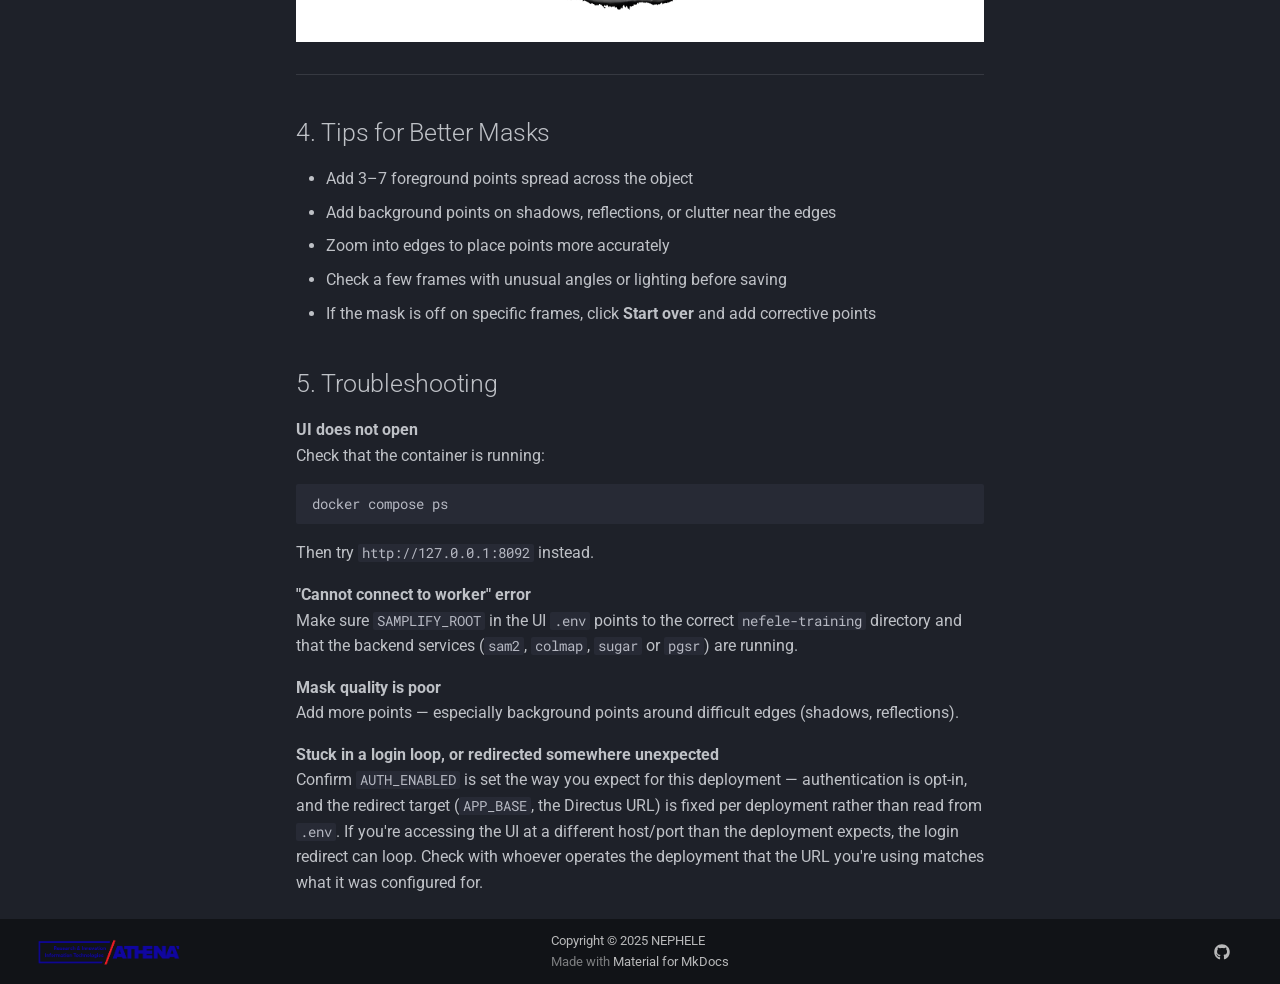
<file: deployment/nefele_ui/index.html>
<!doctype html>
<html lang="en" class="no-js">
  <head>
    
      <meta charset="utf-8">
      <meta name="viewport" content="width=device-width,initial-scale=1">
      
        <meta name="description" content="Documentation for the NEPHELE 3D reconstruction pipeline">
      
      
        <meta name="author" content="Vaia Zachari">
      
      
        <link rel="canonical" href="https://github.com/TEXTaiLES/SAMplify_SuGaR/deployment/nefele_ui/">
      
      
        <link rel="prev" href="../run_pipeline/">
      
      
        <link rel="next" href="../../manual/colmap/">
      
      
        
      
      
      <link rel="icon" href="../../assets/nephele_logo_2.png">
      <meta name="generator" content="mkdocs-1.6.1, mkdocs-material-9.7.6">
    
    
      
        <title>Web UI (nefele_ui) - NEPHELE Documentation</title>
      
    
    
      <link rel="stylesheet" href="../../assets/stylesheets/main.484c7ddc.min.css">
      
        
        <link rel="stylesheet" href="../../assets/stylesheets/palette.ab4e12ef.min.css">
      
      


    
    
      
    
    
      
        
        
        <link rel="preconnect" href="https://fonts.gstatic.com" crossorigin>
        <link rel="stylesheet" href="https://fonts.googleapis.com/css?family=Roboto:300,300i,400,400i,700,700i%7CRoboto+Mono:400,400i,700,700i&display=fallback">
        <style>:root{--md-text-font:"Roboto";--md-code-font:"Roboto Mono"}</style>
      
    
    
      <link rel="stylesheet" href="../../stylesheets/extra.css">
    
    <script>__md_scope=new URL("../..",location),__md_hash=e=>[...e].reduce(((e,_)=>(e<<5)-e+_.charCodeAt(0)),0),__md_get=(e,_=localStorage,t=__md_scope)=>JSON.parse(_.getItem(t.pathname+"."+e)),__md_set=(e,_,t=localStorage,a=__md_scope)=>{try{t.setItem(a.pathname+"."+e,JSON.stringify(_))}catch(e){}}</script>
    
      

    
    
  </head>
  
  
    
    
    
    
    
    <body dir="ltr" data-md-color-scheme="slate" data-md-color-primary="grey" data-md-color-accent="indigo">
  
    
    <input class="md-toggle" data-md-toggle="drawer" type="checkbox" id="__drawer" autocomplete="off">
    <input class="md-toggle" data-md-toggle="search" type="checkbox" id="__search" autocomplete="off">
    <label class="md-overlay" for="__drawer"></label>
    <div data-md-component="skip">
      
        
        <a href="#web-ui-nefele_ui" class="md-skip">
          Skip to content
        </a>
      
    </div>
    <div data-md-component="announce">
      
    </div>
    
    
      

  

<header class="md-header md-header--shadow" data-md-component="header">
  <nav class="md-header__inner md-grid" aria-label="Header">
    <a href="../.." title="NEPHELE Documentation" class="md-header__button md-logo" aria-label="NEPHELE Documentation" data-md-component="logo">
      
  <img src="../../assets/nephele_logo_2.png" alt="logo">

    </a>
    <label class="md-header__button md-icon" for="__drawer">
      
      <svg xmlns="http://www.w3.org/2000/svg" viewBox="0 0 24 24"><path d="M3 6h18v2H3zm0 5h18v2H3zm0 5h18v2H3z"/></svg>
    </label>
    <div class="md-header__title" data-md-component="header-title">
      <div class="md-header__ellipsis">
        <div class="md-header__topic">
          <span class="md-ellipsis">
            NEPHELE Documentation
          </span>
        </div>
        <div class="md-header__topic" data-md-component="header-topic">
          <span class="md-ellipsis">
            
              Web UI (nefele_ui)
            
          </span>
        </div>
      </div>
    </div>
    
      
    
    
    
    
      
      
        <label class="md-header__button md-icon" for="__search">
          
          <svg xmlns="http://www.w3.org/2000/svg" viewBox="0 0 24 24"><path d="M9.5 3A6.5 6.5 0 0 1 16 9.5c0 1.61-.59 3.09-1.56 4.23l.27.27h.79l5 5-1.5 1.5-5-5v-.79l-.27-.27A6.52 6.52 0 0 1 9.5 16 6.5 6.5 0 0 1 3 9.5 6.5 6.5 0 0 1 9.5 3m0 2C7 5 5 7 5 9.5S7 14 9.5 14 14 12 14 9.5 12 5 9.5 5"/></svg>
        </label>
        <div class="md-search" data-md-component="search" role="dialog">
  <label class="md-search__overlay" for="__search"></label>
  <div class="md-search__inner" role="search">
    <form class="md-search__form" name="search">
      <input type="text" class="md-search__input" name="query" aria-label="Search" placeholder="Search" autocapitalize="off" autocorrect="off" autocomplete="off" spellcheck="false" data-md-component="search-query" required>
      <label class="md-search__icon md-icon" for="__search">
        
        <svg xmlns="http://www.w3.org/2000/svg" viewBox="0 0 24 24"><path d="M9.5 3A6.5 6.5 0 0 1 16 9.5c0 1.61-.59 3.09-1.56 4.23l.27.27h.79l5 5-1.5 1.5-5-5v-.79l-.27-.27A6.52 6.52 0 0 1 9.5 16 6.5 6.5 0 0 1 3 9.5 6.5 6.5 0 0 1 9.5 3m0 2C7 5 5 7 5 9.5S7 14 9.5 14 14 12 14 9.5 12 5 9.5 5"/></svg>
        
        <svg xmlns="http://www.w3.org/2000/svg" viewBox="0 0 24 24"><path d="M20 11v2H8l5.5 5.5-1.42 1.42L4.16 12l7.92-7.92L13.5 5.5 8 11z"/></svg>
      </label>
      <nav class="md-search__options" aria-label="Search">
        
        <button type="reset" class="md-search__icon md-icon" title="Clear" aria-label="Clear" tabindex="-1">
          
          <svg xmlns="http://www.w3.org/2000/svg" viewBox="0 0 24 24"><path d="M19 6.41 17.59 5 12 10.59 6.41 5 5 6.41 10.59 12 5 17.59 6.41 19 12 13.41 17.59 19 19 17.59 13.41 12z"/></svg>
        </button>
      </nav>
      
    </form>
    <div class="md-search__output">
      <div class="md-search__scrollwrap" tabindex="0" data-md-scrollfix>
        <div class="md-search-result" data-md-component="search-result">
          <div class="md-search-result__meta">
            Initializing search
          </div>
          <ol class="md-search-result__list" role="presentation"></ol>
        </div>
      </div>
    </div>
  </div>
</div>
      
    
    
      <div class="md-header__source">
        <a href="https://github.com/TEXTaiLES/SAMplify_SuGaR" title="Go to repository" class="md-source" data-md-component="source">
  <div class="md-source__icon md-icon">
    
    <svg xmlns="http://www.w3.org/2000/svg" viewBox="0 0 448 512"><!--! Font Awesome Free 7.1.0 by @fontawesome - https://fontawesome.com License - https://fontawesome.com/license/free (Icons: CC BY 4.0, Fonts: SIL OFL 1.1, Code: MIT License) Copyright 2025 Fonticons, Inc.--><path d="M439.6 236.1 244 40.5c-5.4-5.5-12.8-8.5-20.4-8.5s-15 3-20.4 8.4L162.5 81l51.5 51.5c27.1-9.1 52.7 16.8 43.4 43.7l49.7 49.7c34.2-11.8 61.2 31 35.5 56.7-26.5 26.5-70.2-2.9-56-37.3L240.3 199v121.9c25.3 12.5 22.3 41.8 9.1 55-6.4 6.4-15.2 10.1-24.3 10.1s-17.8-3.6-24.3-10.1c-17.6-17.6-11.1-46.9 11.2-56v-123c-20.8-8.5-24.6-30.7-18.6-45L142.6 101 8.5 235.1C3 240.6 0 247.9 0 255.5s3 15 8.5 20.4l195.6 195.7c5.4 5.4 12.7 8.4 20.4 8.4s15-3 20.4-8.4l194.7-194.7c5.4-5.4 8.4-12.8 8.4-20.4s-3-15-8.4-20.4"/></svg>
  </div>
  <div class="md-source__repository">
    SAMplify_SuGaR
  </div>
</a>
      </div>
    
  </nav>
  
</header>
    
    <div class="md-container" data-md-component="container">
      
      
        
          
        
      
      <main class="md-main" data-md-component="main">
        <div class="md-main__inner md-grid">
          
            
              
              <div class="md-sidebar md-sidebar--primary" data-md-component="sidebar" data-md-type="navigation" >
                <div class="md-sidebar__scrollwrap">
                  <div class="md-sidebar__inner">
                    



<nav class="md-nav md-nav--primary" aria-label="Navigation" data-md-level="0">
  <label class="md-nav__title" for="__drawer">
    <a href="../.." title="NEPHELE Documentation" class="md-nav__button md-logo" aria-label="NEPHELE Documentation" data-md-component="logo">
      
  <img src="../../assets/nephele_logo_2.png" alt="logo">

    </a>
    NEPHELE Documentation
  </label>
  
    <div class="md-nav__source">
      <a href="https://github.com/TEXTaiLES/SAMplify_SuGaR" title="Go to repository" class="md-source" data-md-component="source">
  <div class="md-source__icon md-icon">
    
    <svg xmlns="http://www.w3.org/2000/svg" viewBox="0 0 448 512"><!--! Font Awesome Free 7.1.0 by @fontawesome - https://fontawesome.com License - https://fontawesome.com/license/free (Icons: CC BY 4.0, Fonts: SIL OFL 1.1, Code: MIT License) Copyright 2025 Fonticons, Inc.--><path d="M439.6 236.1 244 40.5c-5.4-5.5-12.8-8.5-20.4-8.5s-15 3-20.4 8.4L162.5 81l51.5 51.5c27.1-9.1 52.7 16.8 43.4 43.7l49.7 49.7c34.2-11.8 61.2 31 35.5 56.7-26.5 26.5-70.2-2.9-56-37.3L240.3 199v121.9c25.3 12.5 22.3 41.8 9.1 55-6.4 6.4-15.2 10.1-24.3 10.1s-17.8-3.6-24.3-10.1c-17.6-17.6-11.1-46.9 11.2-56v-123c-20.8-8.5-24.6-30.7-18.6-45L142.6 101 8.5 235.1C3 240.6 0 247.9 0 255.5s3 15 8.5 20.4l195.6 195.7c5.4 5.4 12.7 8.4 20.4 8.4s15-3 20.4-8.4l194.7-194.7c5.4-5.4 8.4-12.8 8.4-20.4s-3-15-8.4-20.4"/></svg>
  </div>
  <div class="md-source__repository">
    SAMplify_SuGaR
  </div>
</a>
    </div>
  
  <ul class="md-nav__list" data-md-scrollfix>
    
      
      
  
  
    
  
  
  
    
    
    
    
    
    <li class="md-nav__item md-nav__item--active md-nav__item--nested">
      
        
        
        <input class="md-nav__toggle md-toggle " type="checkbox" id="__nav_1" checked>
        
          
          <label class="md-nav__link" for="__nav_1" id="__nav_1_label" tabindex="0">
            
  
  
  <span class="md-ellipsis">
    
  
    Deployment
  

    
  </span>
  
  

            <span class="md-nav__icon md-icon"></span>
          </label>
        
        <nav class="md-nav" data-md-level="1" aria-labelledby="__nav_1_label" aria-expanded="true">
          <label class="md-nav__title" for="__nav_1">
            <span class="md-nav__icon md-icon"></span>
            
  
    Deployment
  

          </label>
          <ul class="md-nav__list" data-md-scrollfix>
            
              
                
  
  
  
  
    <li class="md-nav__item">
      <a href="../installation_basic/" class="md-nav__link">
        
  
  
  <span class="md-ellipsis">
    
  
    Installation
  

    
  </span>
  
  

      </a>
    </li>
  

              
            
              
                
  
  
  
  
    <li class="md-nav__item">
      <a href="../dataset_preparation/" class="md-nav__link">
        
  
  
  <span class="md-ellipsis">
    
  
    Dataset Preparation
  

    
  </span>
  
  

      </a>
    </li>
  

              
            
              
                
  
  
  
  
    <li class="md-nav__item">
      <a href="../run_pipeline/" class="md-nav__link">
        
  
  
  <span class="md-ellipsis">
    
  
    Running the Backend Pipeline
  

    
  </span>
  
  

      </a>
    </li>
  

              
            
              
                
  
  
    
  
  
  
    <li class="md-nav__item md-nav__item--active">
      
      <input class="md-nav__toggle md-toggle" type="checkbox" id="__toc">
      
      
        
      
      
        <label class="md-nav__link md-nav__link--active" for="__toc">
          
  
  
  <span class="md-ellipsis">
    
  
    Web UI (nefele_ui)
  

    
  </span>
  
  

          <span class="md-nav__icon md-icon"></span>
        </label>
      
      <a href="./" class="md-nav__link md-nav__link--active">
        
  
  
  <span class="md-ellipsis">
    
  
    Web UI (nefele_ui)
  

    
  </span>
  
  

      </a>
      
        

<nav class="md-nav md-nav--secondary" aria-label="Table of contents">
  
  
  
    
  
  
    <label class="md-nav__title" for="__toc">
      <span class="md-nav__icon md-icon"></span>
      Table of contents
    </label>
    <ul class="md-nav__list" data-md-component="toc" data-md-scrollfix>
      
        <li class="md-nav__item">
  <a href="#accounts-data-isolation" class="md-nav__link">
    <span class="md-ellipsis">
      
        Accounts &amp; data isolation
      
    </span>
  </a>
  
</li>
      
        <li class="md-nav__item">
  <a href="#1-start-the-ui" class="md-nav__link">
    <span class="md-ellipsis">
      
        1. Start the UI
      
    </span>
  </a>
  
</li>
      
        <li class="md-nav__item">
  <a href="#2-open-the-browser" class="md-nav__link">
    <span class="md-ellipsis">
      
        2. Open the Browser
      
    </span>
  </a>
  
</li>
      
        <li class="md-nav__item">
  <a href="#3-workflow" class="md-nav__link">
    <span class="md-ellipsis">
      
        3. Workflow
      
    </span>
  </a>
  
    <nav class="md-nav" aria-label="3. Workflow">
      <ul class="md-nav__list">
        
          <li class="md-nav__item">
  <a href="#step-1-upload-data" class="md-nav__link">
    <span class="md-ellipsis">
      
        Step 1 — Upload Data
      
    </span>
  </a>
  
</li>
        
          <li class="md-nav__item">
  <a href="#step-2-select-a-model" class="md-nav__link">
    <span class="md-ellipsis">
      
        Step 2 — Select a Model
      
    </span>
  </a>
  
</li>
        
          <li class="md-nav__item">
  <a href="#step-3-annotate-points" class="md-nav__link">
    <span class="md-ellipsis">
      
        Step 3 — Annotate Points
      
    </span>
  </a>
  
</li>
        
          <li class="md-nav__item">
  <a href="#step-4-review-the-mask" class="md-nav__link">
    <span class="md-ellipsis">
      
        Step 4 — Review the Mask
      
    </span>
  </a>
  
</li>
        
          <li class="md-nav__item">
  <a href="#step-5-download-the-result" class="md-nav__link">
    <span class="md-ellipsis">
      
        Step 5 — Download the Result
      
    </span>
  </a>
  
</li>
        
      </ul>
    </nav>
  
</li>
      
        <li class="md-nav__item">
  <a href="#4-tips-for-better-masks" class="md-nav__link">
    <span class="md-ellipsis">
      
        4. Tips for Better Masks
      
    </span>
  </a>
  
</li>
      
        <li class="md-nav__item">
  <a href="#5-troubleshooting" class="md-nav__link">
    <span class="md-ellipsis">
      
        5. Troubleshooting
      
    </span>
  </a>
  
</li>
      
    </ul>
  
</nav>
      
    </li>
  

              
            
          </ul>
        </nav>
      
    </li>
  

    
      
      
  
  
  
  
    
    
    
    
    
    <li class="md-nav__item md-nav__item--nested">
      
        
        
        <input class="md-nav__toggle md-toggle " type="checkbox" id="__nav_2" >
        
          
          <label class="md-nav__link" for="__nav_2" id="__nav_2_label" tabindex="0">
            
  
  
  <span class="md-ellipsis">
    
  
    Reference
  

    
  </span>
  
  

            <span class="md-nav__icon md-icon"></span>
          </label>
        
        <nav class="md-nav" data-md-level="1" aria-labelledby="__nav_2_label" aria-expanded="false">
          <label class="md-nav__title" for="__nav_2">
            <span class="md-nav__icon md-icon"></span>
            
  
    Reference
  

          </label>
          <ul class="md-nav__list" data-md-scrollfix>
            
              
                
  
  
  
  
    <li class="md-nav__item">
      <a href="../../manual/colmap/" class="md-nav__link">
        
  
  
  <span class="md-ellipsis">
    
  
    COLMAP – Structure-from-Motion
  

    
  </span>
  
  

      </a>
    </li>
  

              
            
              
                
  
  
  
  
    <li class="md-nav__item">
      <a href="../../manual/sugar/" class="md-nav__link">
        
  
  
  <span class="md-ellipsis">
    
  
    SuGaR / PGSR
  

    
  </span>
  
  

      </a>
    </li>
  

              
            
              
                
  
  
  
  
    <li class="md-nav__item">
      <a href="../../api/env/" class="md-nav__link">
        
  
  
  <span class="md-ellipsis">
    
  
    Environment Variables
  

    
  </span>
  
  

      </a>
    </li>
  

              
            
          </ul>
        </nav>
      
    </li>
  

    
  </ul>
</nav>
                  </div>
                </div>
              </div>
            
            
              
              <div class="md-sidebar md-sidebar--secondary" data-md-component="sidebar" data-md-type="toc" >
                <div class="md-sidebar__scrollwrap">
                  <div class="md-sidebar__inner">
                    

<nav class="md-nav md-nav--secondary" aria-label="Table of contents">
  
  
  
    
  
  
    <label class="md-nav__title" for="__toc">
      <span class="md-nav__icon md-icon"></span>
      Table of contents
    </label>
    <ul class="md-nav__list" data-md-component="toc" data-md-scrollfix>
      
        <li class="md-nav__item">
  <a href="#accounts-data-isolation" class="md-nav__link">
    <span class="md-ellipsis">
      
        Accounts &amp; data isolation
      
    </span>
  </a>
  
</li>
      
        <li class="md-nav__item">
  <a href="#1-start-the-ui" class="md-nav__link">
    <span class="md-ellipsis">
      
        1. Start the UI
      
    </span>
  </a>
  
</li>
      
        <li class="md-nav__item">
  <a href="#2-open-the-browser" class="md-nav__link">
    <span class="md-ellipsis">
      
        2. Open the Browser
      
    </span>
  </a>
  
</li>
      
        <li class="md-nav__item">
  <a href="#3-workflow" class="md-nav__link">
    <span class="md-ellipsis">
      
        3. Workflow
      
    </span>
  </a>
  
    <nav class="md-nav" aria-label="3. Workflow">
      <ul class="md-nav__list">
        
          <li class="md-nav__item">
  <a href="#step-1-upload-data" class="md-nav__link">
    <span class="md-ellipsis">
      
        Step 1 — Upload Data
      
    </span>
  </a>
  
</li>
        
          <li class="md-nav__item">
  <a href="#step-2-select-a-model" class="md-nav__link">
    <span class="md-ellipsis">
      
        Step 2 — Select a Model
      
    </span>
  </a>
  
</li>
        
          <li class="md-nav__item">
  <a href="#step-3-annotate-points" class="md-nav__link">
    <span class="md-ellipsis">
      
        Step 3 — Annotate Points
      
    </span>
  </a>
  
</li>
        
          <li class="md-nav__item">
  <a href="#step-4-review-the-mask" class="md-nav__link">
    <span class="md-ellipsis">
      
        Step 4 — Review the Mask
      
    </span>
  </a>
  
</li>
        
          <li class="md-nav__item">
  <a href="#step-5-download-the-result" class="md-nav__link">
    <span class="md-ellipsis">
      
        Step 5 — Download the Result
      
    </span>
  </a>
  
</li>
        
      </ul>
    </nav>
  
</li>
      
        <li class="md-nav__item">
  <a href="#4-tips-for-better-masks" class="md-nav__link">
    <span class="md-ellipsis">
      
        4. Tips for Better Masks
      
    </span>
  </a>
  
</li>
      
        <li class="md-nav__item">
  <a href="#5-troubleshooting" class="md-nav__link">
    <span class="md-ellipsis">
      
        5. Troubleshooting
      
    </span>
  </a>
  
</li>
      
    </ul>
  
</nav>
                  </div>
                </div>
              </div>
            
          
          
            <div class="md-content" data-md-component="content">
              
              <article class="md-content__inner md-typeset">
                
                  


  
  


<h1 id="web-ui-nefele_ui">Web UI (nefele_ui)</h1>
<p>The <code>nefele_ui</code> branch provides a browser-based interface for the full NEPHELE pipeline.<br />
Instead of using the terminal, you upload images (or video), annotate in the browser, and download the final <code>.obj</code> mesh — all from a single web page.</p>
<p>The UI requires the <strong>backend services to be running</strong> (see <a href="../run_pipeline/">Running the Pipeline</a>). Both the backend and UI must share the same filesystem path (configured via <code>SAMPLIFY_ROOT</code> in the UI <code>.env</code>).</p>
<hr />
<h2 id="accounts-data-isolation">Accounts &amp; data isolation</h2>
<p>On deployments with authentication enabled, you sign in through the TEXTaiLES single sign-on (SSO) page, backed by Directus. Every account gets its own isolated workspace: datasets and results you upload are never visible to another account, and nothing another account uploads is visible to you.</p>
<p>Because workspaces are isolated per account, picking the same dataset name as someone else is safe — it will not collide with theirs.</p>
<hr />
<h2 id="1-start-the-ui">1. Start the UI</h2>
<p>From inside the <code>SAMplify_SuGaR_ui/nefele_ui</code> folder:</p>
<pre><code class="language-bash">docker compose up --build -d
</code></pre>
<p>The first run builds the image, which takes a minute. Subsequent starts are faster:</p>
<pre><code class="language-bash">docker compose up -d
</code></pre>
<p>To stop the UI:</p>
<pre><code class="language-bash">docker compose down
</code></pre>
<hr />
<h2 id="2-open-the-browser">2. Open the Browser</h2>
<p>Navigate to:</p>
<pre><code>http://localhost:8092
</code></pre>
<p>If you changed <code>WEB_PORT</code> in the <code>.env</code>, use that port instead.</p>
<p>If the deployment has authentication enabled (<code>AUTH_ENABLED=1</code>), your first visit redirects to the TEXTaiLES SSO login page before you see the welcome screen below. After logging in you're sent back to the UI automatically.</p>
<p><img alt="Welcome screen" src="../../assets/ui_get_started.png" /></p>
<hr />
<h2 id="3-workflow">3. Workflow</h2>
<p>The UI guides you through five steps:</p>
<h3 id="step-1-upload-data">Step 1 — Upload Data</h3>
<p>You can provide data in three ways:</p>
<ul>
<li><strong>Upload images</strong> — select <code>.jpg</code> files from your computer</li>
<li><strong>Upload a video</strong> — frames are extracted automatically</li>
<li><strong>Load from HESTIA</strong> — import an existing dataset from the HESTIA platform (requires <code>HESTIA_API_KEY</code>)</li>
</ul>
<h3 id="step-2-select-a-model">Step 2 — Select a Model</h3>
<p>Choose the reconstruction model:</p>
<p><img alt="Model selection" src="../../assets/ui_pick_model.png" /></p>
<table>
<thead>
<tr>
<th>Model</th>
<th>Best for</th>
</tr>
</thead>
<tbody>
<tr>
<td><strong>SuGaR</strong></td>
<td>General-purpose objects, varied shapes</td>
</tr>
<tr>
<td><strong>PGSR</strong></td>
<td>Textiles, garments, flat or thin surfaces</td>
</tr>
</tbody>
</table>
<h3 id="step-3-annotate-points">Step 3 — Annotate Points</h3>
<p>An interactive image viewer opens. Click on the image to tell SAM2 what to keep and what to remove:</p>
<p><img alt="Point annotation" src="../../assets/ui_pick_points.png" /></p>
<table>
<thead>
<tr>
<th>Action</th>
<th>Meaning</th>
</tr>
</thead>
<tbody>
<tr>
<td><strong>Left-click</strong></td>
<td>Foreground — the object to reconstruct</td>
</tr>
<tr>
<td><strong>Right-click</strong></td>
<td>Background — areas to exclude</td>
</tr>
</tbody>
</table>
<p>Add 3–7 foreground points on the object and a few background points on any distracting areas.<br />
Use the mouse wheel to zoom and <strong>Space + drag</strong> to pan.</p>
<p>Click <strong>Save</strong> when done.</p>
<h3 id="step-4-review-the-mask">Step 4 — Review the Mask</h3>
<p>SAM2 generates a mask preview from your points. Check that:</p>
<p><img alt="Mask preview" src="../../assets/ui_preview.png" /></p>
<ul>
<li>The object is fully covered</li>
<li>The background is cleanly removed</li>
<li>Edges follow the object correctly</li>
</ul>
<p>If the mask looks wrong, click <strong>Start over</strong> to re-annotate. If it looks good, click <strong>Looks good, continue</strong>.</p>
<h3 id="step-5-download-the-result">Step 5 — Download the Result</h3>
<p>When reconstruction finishes, the UI shows a download button for the final <code>.obj</code> file.</p>
<p><img alt="Final result" src="../../assets/ui_obj.png" /></p>
<hr />
<h2 id="4-tips-for-better-masks">4. Tips for Better Masks</h2>
<ul>
<li>Add 3–7 foreground points spread across the object</li>
<li>Add background points on shadows, reflections, or clutter near the edges</li>
<li>Zoom into edges to place points more accurately</li>
<li>Check a few frames with unusual angles or lighting before saving</li>
<li>If the mask is off on specific frames, click <strong>Start over</strong> and add corrective points</li>
</ul>
<h2 id="5-troubleshooting">5. Troubleshooting</h2>
<p><strong>UI does not open</strong><br />
Check that the container is running:</p>
<pre><code class="language-bash">docker compose ps
</code></pre>
<p>Then try <code>http://127.0.0.1:8092</code> instead.</p>
<p><strong>"Cannot connect to worker" error</strong><br />
Make sure <code>SAMPLIFY_ROOT</code> in the UI <code>.env</code> points to the correct <code>nefele-training</code> directory and that the backend services (<code>sam2</code>, <code>colmap</code>, <code>sugar</code> or <code>pgsr</code>) are running.</p>
<p><strong>Mask quality is poor</strong><br />
Add more points — especially background points around difficult edges (shadows, reflections).</p>
<p><strong>Stuck in a login loop, or redirected somewhere unexpected</strong><br />
Confirm <code>AUTH_ENABLED</code> is set the way you expect for this deployment — authentication is opt-in, and the redirect target (<code>APP_BASE</code>, the Directus URL) is fixed per deployment rather than read from <code>.env</code>. If you're accessing the UI at a different host/port than the deployment expects, the login redirect can loop. Check with whoever operates the deployment that the URL you're using matches what it was configured for.</p>












                
              </article>
            </div>
          
          
<script>var target=document.getElementById(location.hash.slice(1));target&&target.name&&(target.checked=target.name.startsWith("__tabbed_"))</script>
        </div>
        
      </main>
      
        <footer class="md-footer">
  
  <div class="md-footer-meta md-typeset">
    <div class="md-footer-meta__inner md-grid">
      <div class="md-copyright">
  
    <div class="md-copyright__highlight">
      Copyright © 2025 NEPHELE
    </div>
  
  
    Made with
    <a href="https://squidfunk.github.io/mkdocs-material/" target="_blank" rel="noopener">
      Material for MkDocs
    </a>
  
</div>
      
        
<div class="md-social">
  
    
    
    
    
      
      
    
    <a href="https://github.com/TEXTaiLES/SAMplify_SuGaR" target="_blank" rel="noopener" title="github.com" class="md-social__link">
      <svg xmlns="http://www.w3.org/2000/svg" viewBox="0 0 512 512"><!--! Font Awesome Free 7.1.0 by @fontawesome - https://fontawesome.com License - https://fontawesome.com/license/free (Icons: CC BY 4.0, Fonts: SIL OFL 1.1, Code: MIT License) Copyright 2025 Fonticons, Inc.--><path d="M173.9 397.4c0 2-2.3 3.6-5.2 3.6-3.3.3-5.6-1.3-5.6-3.6 0-2 2.3-3.6 5.2-3.6 3-.3 5.6 1.3 5.6 3.6m-31.1-4.5c-.7 2 1.3 4.3 4.3 4.9 2.6 1 5.6 0 6.2-2s-1.3-4.3-4.3-5.2c-2.6-.7-5.5.3-6.2 2.3m44.2-1.7c-2.9.7-4.9 2.6-4.6 4.9.3 2 2.9 3.3 5.9 2.6 2.9-.7 4.9-2.6 4.6-4.6-.3-1.9-3-3.2-5.9-2.9M252.8 8C114.1 8 8 113.3 8 252c0 110.9 69.8 205.8 169.5 239.2 12.8 2.3 17.3-5.6 17.3-12.1 0-6.2-.3-40.4-.3-61.4 0 0-70 15-84.7-29.8 0 0-11.4-29.1-27.8-36.6 0 0-22.9-15.7 1.6-15.4 0 0 24.9 2 38.6 25.8 21.9 38.6 58.6 27.5 72.9 20.9 2.3-16 8.8-27.1 16-33.7-55.9-6.2-112.3-14.3-112.3-110.5 0-27.5 7.6-41.3 23.6-58.9-2.6-6.5-11.1-33.3 2.6-67.9 20.9-6.5 69 27 69 27 20-5.6 41.5-8.5 62.8-8.5s42.8 2.9 62.8 8.5c0 0 48.1-33.6 69-27 13.7 34.7 5.2 61.4 2.6 67.9 16 17.7 25.8 31.5 25.8 58.9 0 96.5-58.9 104.2-114.8 110.5 9.2 7.9 17 22.9 17 46.4 0 33.7-.3 75.4-.3 83.6 0 6.5 4.6 14.4 17.3 12.1C436.2 457.8 504 362.9 504 252 504 113.3 391.5 8 252.8 8M105.2 352.9c-1.3 1-1 3.3.7 5.2 1.6 1.6 3.9 2.3 5.2 1 1.3-1 1-3.3-.7-5.2-1.6-1.6-3.9-2.3-5.2-1m-10.8-8.1c-.7 1.3.3 2.9 2.3 3.9 1.6 1 3.6.7 4.3-.7.7-1.3-.3-2.9-2.3-3.9-2-.6-3.6-.3-4.3.7m32.4 35.6c-1.6 1.3-1 4.3 1.3 6.2 2.3 2.3 5.2 2.6 6.5 1 1.3-1.3.7-4.3-1.3-6.2-2.2-2.3-5.2-2.6-6.5-1m-11.4-14.7c-1.6 1-1.6 3.6 0 5.9s4.3 3.3 5.6 2.3c1.6-1.3 1.6-3.9 0-6.2-1.4-2.3-4-3.3-5.6-2"/></svg>
    </a>
  
</div>
      
    </div>
  </div>
</footer>
      
    </div>
    <div class="md-dialog" data-md-component="dialog">
      <div class="md-dialog__inner md-typeset"></div>
    </div>
    
    
    
      
      
      <script id="__config" type="application/json">{"annotate": null, "base": "../..", "features": [], "search": "../../assets/javascripts/workers/search.2c215733.min.js", "tags": null, "translations": {"clipboard.copied": "Copied to clipboard", "clipboard.copy": "Copy to clipboard", "search.result.more.one": "1 more on this page", "search.result.more.other": "# more on this page", "search.result.none": "No matching documents", "search.result.one": "1 matching document", "search.result.other": "# matching documents", "search.result.placeholder": "Type to start searching", "search.result.term.missing": "Missing", "select.version": "Select version"}, "version": null}</script>
    
    
      <script src="../../assets/javascripts/bundle.79ae519e.min.js"></script>
      
        <script src="../../javascripts/extra.js"></script>
      
    
  </body>
</html>
</file>
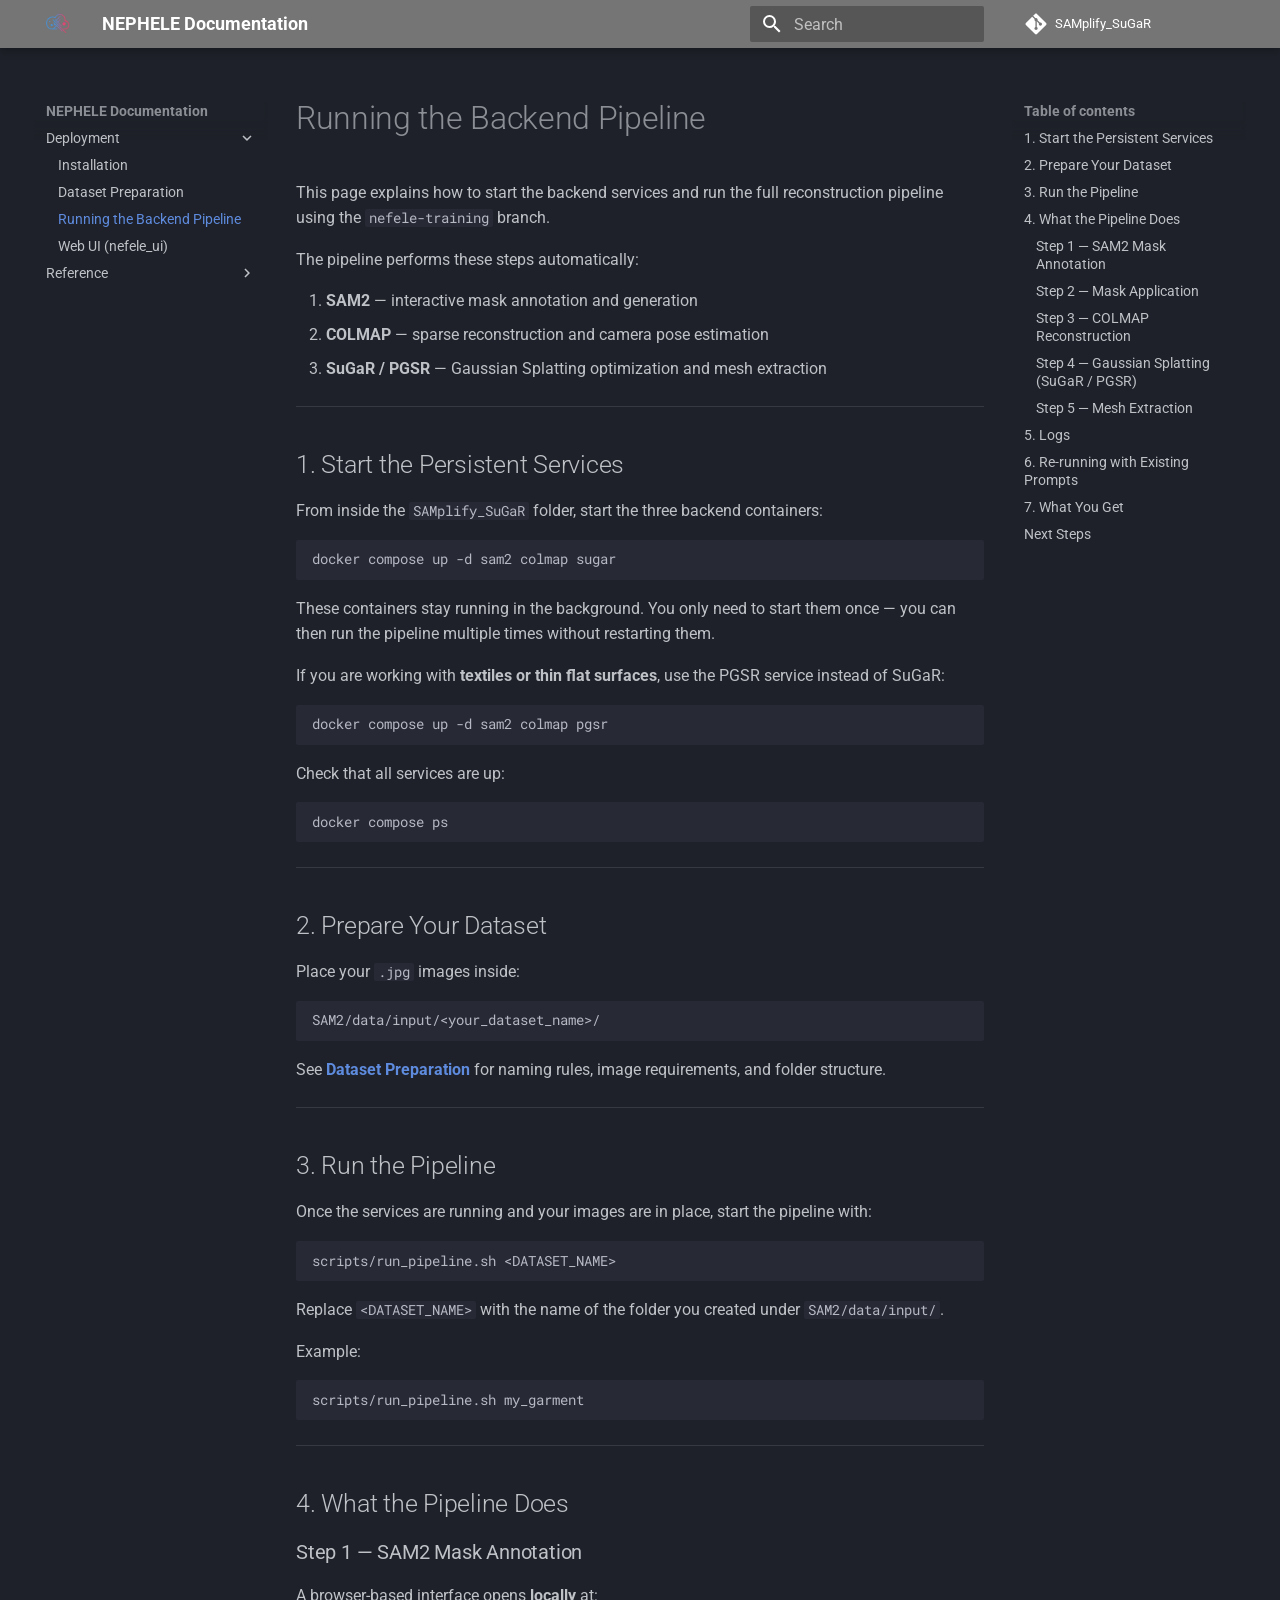
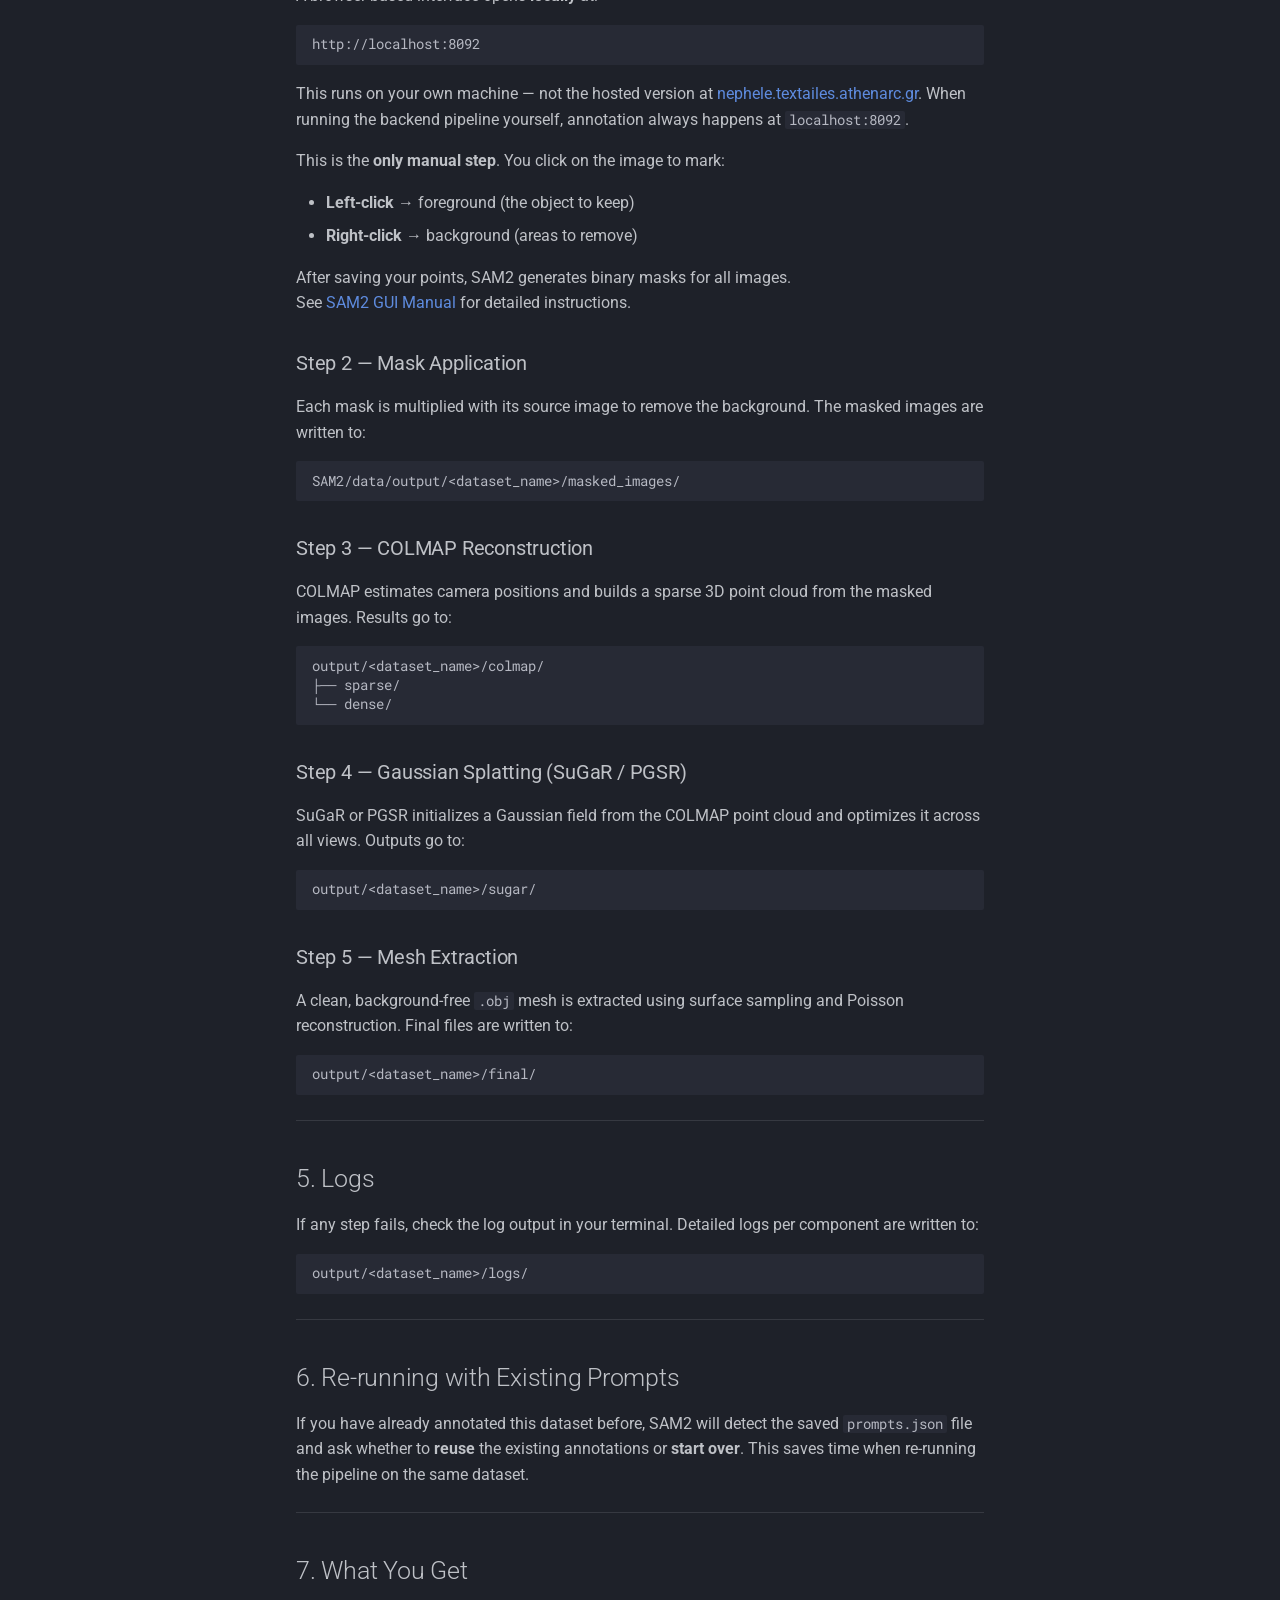
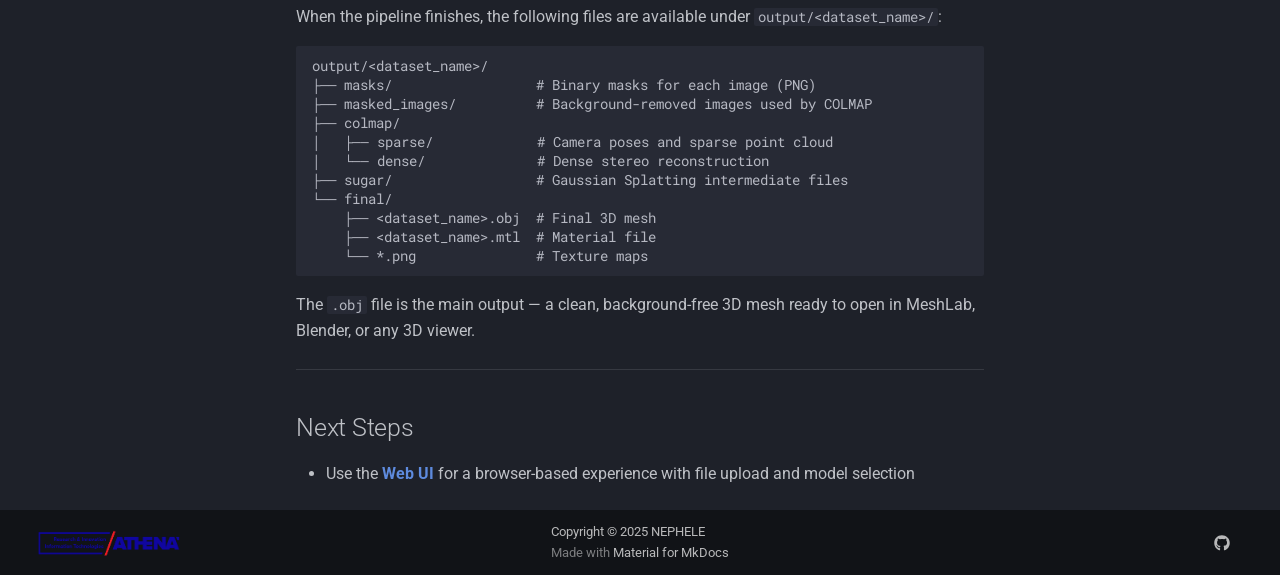
<file: deployment/run_pipeline/index.html>
<!doctype html>
<html lang="en" class="no-js">
  <head>
    
      <meta charset="utf-8">
      <meta name="viewport" content="width=device-width,initial-scale=1">
      
        <meta name="description" content="Documentation for the NEPHELE 3D reconstruction pipeline">
      
      
        <meta name="author" content="Vaia Zachari">
      
      
        <link rel="canonical" href="https://github.com/TEXTaiLES/SAMplify_SuGaR/deployment/run_pipeline/">
      
      
        <link rel="prev" href="../dataset_preparation/">
      
      
        <link rel="next" href="../nefele_ui/">
      
      
        
      
      
      <link rel="icon" href="../../assets/nephele_logo_2.png">
      <meta name="generator" content="mkdocs-1.6.1, mkdocs-material-9.7.6">
    
    
      
        <title>Running the Backend Pipeline - NEPHELE Documentation</title>
      
    
    
      <link rel="stylesheet" href="../../assets/stylesheets/main.484c7ddc.min.css">
      
        
        <link rel="stylesheet" href="../../assets/stylesheets/palette.ab4e12ef.min.css">
      
      


    
    
      
    
    
      
        
        
        <link rel="preconnect" href="https://fonts.gstatic.com" crossorigin>
        <link rel="stylesheet" href="https://fonts.googleapis.com/css?family=Roboto:300,300i,400,400i,700,700i%7CRoboto+Mono:400,400i,700,700i&display=fallback">
        <style>:root{--md-text-font:"Roboto";--md-code-font:"Roboto Mono"}</style>
      
    
    
      <link rel="stylesheet" href="../../stylesheets/extra.css">
    
    <script>__md_scope=new URL("../..",location),__md_hash=e=>[...e].reduce(((e,_)=>(e<<5)-e+_.charCodeAt(0)),0),__md_get=(e,_=localStorage,t=__md_scope)=>JSON.parse(_.getItem(t.pathname+"."+e)),__md_set=(e,_,t=localStorage,a=__md_scope)=>{try{t.setItem(a.pathname+"."+e,JSON.stringify(_))}catch(e){}}</script>
    
      

    
    
  </head>
  
  
    
    
    
    
    
    <body dir="ltr" data-md-color-scheme="slate" data-md-color-primary="grey" data-md-color-accent="indigo">
  
    
    <input class="md-toggle" data-md-toggle="drawer" type="checkbox" id="__drawer" autocomplete="off">
    <input class="md-toggle" data-md-toggle="search" type="checkbox" id="__search" autocomplete="off">
    <label class="md-overlay" for="__drawer"></label>
    <div data-md-component="skip">
      
        
        <a href="#running-the-backend-pipeline" class="md-skip">
          Skip to content
        </a>
      
    </div>
    <div data-md-component="announce">
      
    </div>
    
    
      

  

<header class="md-header md-header--shadow" data-md-component="header">
  <nav class="md-header__inner md-grid" aria-label="Header">
    <a href="../.." title="NEPHELE Documentation" class="md-header__button md-logo" aria-label="NEPHELE Documentation" data-md-component="logo">
      
  <img src="../../assets/nephele_logo_2.png" alt="logo">

    </a>
    <label class="md-header__button md-icon" for="__drawer">
      
      <svg xmlns="http://www.w3.org/2000/svg" viewBox="0 0 24 24"><path d="M3 6h18v2H3zm0 5h18v2H3zm0 5h18v2H3z"/></svg>
    </label>
    <div class="md-header__title" data-md-component="header-title">
      <div class="md-header__ellipsis">
        <div class="md-header__topic">
          <span class="md-ellipsis">
            NEPHELE Documentation
          </span>
        </div>
        <div class="md-header__topic" data-md-component="header-topic">
          <span class="md-ellipsis">
            
              Running the Backend Pipeline
            
          </span>
        </div>
      </div>
    </div>
    
      
    
    
    
    
      
      
        <label class="md-header__button md-icon" for="__search">
          
          <svg xmlns="http://www.w3.org/2000/svg" viewBox="0 0 24 24"><path d="M9.5 3A6.5 6.5 0 0 1 16 9.5c0 1.61-.59 3.09-1.56 4.23l.27.27h.79l5 5-1.5 1.5-5-5v-.79l-.27-.27A6.52 6.52 0 0 1 9.5 16 6.5 6.5 0 0 1 3 9.5 6.5 6.5 0 0 1 9.5 3m0 2C7 5 5 7 5 9.5S7 14 9.5 14 14 12 14 9.5 12 5 9.5 5"/></svg>
        </label>
        <div class="md-search" data-md-component="search" role="dialog">
  <label class="md-search__overlay" for="__search"></label>
  <div class="md-search__inner" role="search">
    <form class="md-search__form" name="search">
      <input type="text" class="md-search__input" name="query" aria-label="Search" placeholder="Search" autocapitalize="off" autocorrect="off" autocomplete="off" spellcheck="false" data-md-component="search-query" required>
      <label class="md-search__icon md-icon" for="__search">
        
        <svg xmlns="http://www.w3.org/2000/svg" viewBox="0 0 24 24"><path d="M9.5 3A6.5 6.5 0 0 1 16 9.5c0 1.61-.59 3.09-1.56 4.23l.27.27h.79l5 5-1.5 1.5-5-5v-.79l-.27-.27A6.52 6.52 0 0 1 9.5 16 6.5 6.5 0 0 1 3 9.5 6.5 6.5 0 0 1 9.5 3m0 2C7 5 5 7 5 9.5S7 14 9.5 14 14 12 14 9.5 12 5 9.5 5"/></svg>
        
        <svg xmlns="http://www.w3.org/2000/svg" viewBox="0 0 24 24"><path d="M20 11v2H8l5.5 5.5-1.42 1.42L4.16 12l7.92-7.92L13.5 5.5 8 11z"/></svg>
      </label>
      <nav class="md-search__options" aria-label="Search">
        
        <button type="reset" class="md-search__icon md-icon" title="Clear" aria-label="Clear" tabindex="-1">
          
          <svg xmlns="http://www.w3.org/2000/svg" viewBox="0 0 24 24"><path d="M19 6.41 17.59 5 12 10.59 6.41 5 5 6.41 10.59 12 5 17.59 6.41 19 12 13.41 17.59 19 19 17.59 13.41 12z"/></svg>
        </button>
      </nav>
      
    </form>
    <div class="md-search__output">
      <div class="md-search__scrollwrap" tabindex="0" data-md-scrollfix>
        <div class="md-search-result" data-md-component="search-result">
          <div class="md-search-result__meta">
            Initializing search
          </div>
          <ol class="md-search-result__list" role="presentation"></ol>
        </div>
      </div>
    </div>
  </div>
</div>
      
    
    
      <div class="md-header__source">
        <a href="https://github.com/TEXTaiLES/SAMplify_SuGaR" title="Go to repository" class="md-source" data-md-component="source">
  <div class="md-source__icon md-icon">
    
    <svg xmlns="http://www.w3.org/2000/svg" viewBox="0 0 448 512"><!--! Font Awesome Free 7.1.0 by @fontawesome - https://fontawesome.com License - https://fontawesome.com/license/free (Icons: CC BY 4.0, Fonts: SIL OFL 1.1, Code: MIT License) Copyright 2025 Fonticons, Inc.--><path d="M439.6 236.1 244 40.5c-5.4-5.5-12.8-8.5-20.4-8.5s-15 3-20.4 8.4L162.5 81l51.5 51.5c27.1-9.1 52.7 16.8 43.4 43.7l49.7 49.7c34.2-11.8 61.2 31 35.5 56.7-26.5 26.5-70.2-2.9-56-37.3L240.3 199v121.9c25.3 12.5 22.3 41.8 9.1 55-6.4 6.4-15.2 10.1-24.3 10.1s-17.8-3.6-24.3-10.1c-17.6-17.6-11.1-46.9 11.2-56v-123c-20.8-8.5-24.6-30.7-18.6-45L142.6 101 8.5 235.1C3 240.6 0 247.9 0 255.5s3 15 8.5 20.4l195.6 195.7c5.4 5.4 12.7 8.4 20.4 8.4s15-3 20.4-8.4l194.7-194.7c5.4-5.4 8.4-12.8 8.4-20.4s-3-15-8.4-20.4"/></svg>
  </div>
  <div class="md-source__repository">
    SAMplify_SuGaR
  </div>
</a>
      </div>
    
  </nav>
  
</header>
    
    <div class="md-container" data-md-component="container">
      
      
        
          
        
      
      <main class="md-main" data-md-component="main">
        <div class="md-main__inner md-grid">
          
            
              
              <div class="md-sidebar md-sidebar--primary" data-md-component="sidebar" data-md-type="navigation" >
                <div class="md-sidebar__scrollwrap">
                  <div class="md-sidebar__inner">
                    



<nav class="md-nav md-nav--primary" aria-label="Navigation" data-md-level="0">
  <label class="md-nav__title" for="__drawer">
    <a href="../.." title="NEPHELE Documentation" class="md-nav__button md-logo" aria-label="NEPHELE Documentation" data-md-component="logo">
      
  <img src="../../assets/nephele_logo_2.png" alt="logo">

    </a>
    NEPHELE Documentation
  </label>
  
    <div class="md-nav__source">
      <a href="https://github.com/TEXTaiLES/SAMplify_SuGaR" title="Go to repository" class="md-source" data-md-component="source">
  <div class="md-source__icon md-icon">
    
    <svg xmlns="http://www.w3.org/2000/svg" viewBox="0 0 448 512"><!--! Font Awesome Free 7.1.0 by @fontawesome - https://fontawesome.com License - https://fontawesome.com/license/free (Icons: CC BY 4.0, Fonts: SIL OFL 1.1, Code: MIT License) Copyright 2025 Fonticons, Inc.--><path d="M439.6 236.1 244 40.5c-5.4-5.5-12.8-8.5-20.4-8.5s-15 3-20.4 8.4L162.5 81l51.5 51.5c27.1-9.1 52.7 16.8 43.4 43.7l49.7 49.7c34.2-11.8 61.2 31 35.5 56.7-26.5 26.5-70.2-2.9-56-37.3L240.3 199v121.9c25.3 12.5 22.3 41.8 9.1 55-6.4 6.4-15.2 10.1-24.3 10.1s-17.8-3.6-24.3-10.1c-17.6-17.6-11.1-46.9 11.2-56v-123c-20.8-8.5-24.6-30.7-18.6-45L142.6 101 8.5 235.1C3 240.6 0 247.9 0 255.5s3 15 8.5 20.4l195.6 195.7c5.4 5.4 12.7 8.4 20.4 8.4s15-3 20.4-8.4l194.7-194.7c5.4-5.4 8.4-12.8 8.4-20.4s-3-15-8.4-20.4"/></svg>
  </div>
  <div class="md-source__repository">
    SAMplify_SuGaR
  </div>
</a>
    </div>
  
  <ul class="md-nav__list" data-md-scrollfix>
    
      
      
  
  
    
  
  
  
    
    
    
    
    
    <li class="md-nav__item md-nav__item--active md-nav__item--nested">
      
        
        
        <input class="md-nav__toggle md-toggle " type="checkbox" id="__nav_1" checked>
        
          
          <label class="md-nav__link" for="__nav_1" id="__nav_1_label" tabindex="0">
            
  
  
  <span class="md-ellipsis">
    
  
    Deployment
  

    
  </span>
  
  

            <span class="md-nav__icon md-icon"></span>
          </label>
        
        <nav class="md-nav" data-md-level="1" aria-labelledby="__nav_1_label" aria-expanded="true">
          <label class="md-nav__title" for="__nav_1">
            <span class="md-nav__icon md-icon"></span>
            
  
    Deployment
  

          </label>
          <ul class="md-nav__list" data-md-scrollfix>
            
              
                
  
  
  
  
    <li class="md-nav__item">
      <a href="../installation_basic/" class="md-nav__link">
        
  
  
  <span class="md-ellipsis">
    
  
    Installation
  

    
  </span>
  
  

      </a>
    </li>
  

              
            
              
                
  
  
  
  
    <li class="md-nav__item">
      <a href="../dataset_preparation/" class="md-nav__link">
        
  
  
  <span class="md-ellipsis">
    
  
    Dataset Preparation
  

    
  </span>
  
  

      </a>
    </li>
  

              
            
              
                
  
  
    
  
  
  
    <li class="md-nav__item md-nav__item--active">
      
      <input class="md-nav__toggle md-toggle" type="checkbox" id="__toc">
      
      
        
      
      
        <label class="md-nav__link md-nav__link--active" for="__toc">
          
  
  
  <span class="md-ellipsis">
    
  
    Running the Backend Pipeline
  

    
  </span>
  
  

          <span class="md-nav__icon md-icon"></span>
        </label>
      
      <a href="./" class="md-nav__link md-nav__link--active">
        
  
  
  <span class="md-ellipsis">
    
  
    Running the Backend Pipeline
  

    
  </span>
  
  

      </a>
      
        

<nav class="md-nav md-nav--secondary" aria-label="Table of contents">
  
  
  
    
  
  
    <label class="md-nav__title" for="__toc">
      <span class="md-nav__icon md-icon"></span>
      Table of contents
    </label>
    <ul class="md-nav__list" data-md-component="toc" data-md-scrollfix>
      
        <li class="md-nav__item">
  <a href="#1-start-the-persistent-services" class="md-nav__link">
    <span class="md-ellipsis">
      
        1. Start the Persistent Services
      
    </span>
  </a>
  
</li>
      
        <li class="md-nav__item">
  <a href="#2-prepare-your-dataset" class="md-nav__link">
    <span class="md-ellipsis">
      
        2. Prepare Your Dataset
      
    </span>
  </a>
  
</li>
      
        <li class="md-nav__item">
  <a href="#3-run-the-pipeline" class="md-nav__link">
    <span class="md-ellipsis">
      
        3. Run the Pipeline
      
    </span>
  </a>
  
</li>
      
        <li class="md-nav__item">
  <a href="#4-what-the-pipeline-does" class="md-nav__link">
    <span class="md-ellipsis">
      
        4. What the Pipeline Does
      
    </span>
  </a>
  
    <nav class="md-nav" aria-label="4. What the Pipeline Does">
      <ul class="md-nav__list">
        
          <li class="md-nav__item">
  <a href="#step-1-sam2-mask-annotation" class="md-nav__link">
    <span class="md-ellipsis">
      
        Step 1 — SAM2 Mask Annotation
      
    </span>
  </a>
  
</li>
        
          <li class="md-nav__item">
  <a href="#step-2-mask-application" class="md-nav__link">
    <span class="md-ellipsis">
      
        Step 2 — Mask Application
      
    </span>
  </a>
  
</li>
        
          <li class="md-nav__item">
  <a href="#step-3-colmap-reconstruction" class="md-nav__link">
    <span class="md-ellipsis">
      
        Step 3 — COLMAP Reconstruction
      
    </span>
  </a>
  
</li>
        
          <li class="md-nav__item">
  <a href="#step-4-gaussian-splatting-sugar-pgsr" class="md-nav__link">
    <span class="md-ellipsis">
      
        Step 4 — Gaussian Splatting (SuGaR / PGSR)
      
    </span>
  </a>
  
</li>
        
          <li class="md-nav__item">
  <a href="#step-5-mesh-extraction" class="md-nav__link">
    <span class="md-ellipsis">
      
        Step 5 — Mesh Extraction
      
    </span>
  </a>
  
</li>
        
      </ul>
    </nav>
  
</li>
      
        <li class="md-nav__item">
  <a href="#5-logs" class="md-nav__link">
    <span class="md-ellipsis">
      
        5. Logs
      
    </span>
  </a>
  
</li>
      
        <li class="md-nav__item">
  <a href="#6-re-running-with-existing-prompts" class="md-nav__link">
    <span class="md-ellipsis">
      
        6. Re-running with Existing Prompts
      
    </span>
  </a>
  
</li>
      
        <li class="md-nav__item">
  <a href="#7-what-you-get" class="md-nav__link">
    <span class="md-ellipsis">
      
        7. What You Get
      
    </span>
  </a>
  
</li>
      
        <li class="md-nav__item">
  <a href="#next-steps" class="md-nav__link">
    <span class="md-ellipsis">
      
        Next Steps
      
    </span>
  </a>
  
</li>
      
    </ul>
  
</nav>
      
    </li>
  

              
            
              
                
  
  
  
  
    <li class="md-nav__item">
      <a href="../nefele_ui/" class="md-nav__link">
        
  
  
  <span class="md-ellipsis">
    
  
    Web UI (nefele_ui)
  

    
  </span>
  
  

      </a>
    </li>
  

              
            
          </ul>
        </nav>
      
    </li>
  

    
      
      
  
  
  
  
    
    
    
    
    
    <li class="md-nav__item md-nav__item--nested">
      
        
        
        <input class="md-nav__toggle md-toggle " type="checkbox" id="__nav_2" >
        
          
          <label class="md-nav__link" for="__nav_2" id="__nav_2_label" tabindex="0">
            
  
  
  <span class="md-ellipsis">
    
  
    Reference
  

    
  </span>
  
  

            <span class="md-nav__icon md-icon"></span>
          </label>
        
        <nav class="md-nav" data-md-level="1" aria-labelledby="__nav_2_label" aria-expanded="false">
          <label class="md-nav__title" for="__nav_2">
            <span class="md-nav__icon md-icon"></span>
            
  
    Reference
  

          </label>
          <ul class="md-nav__list" data-md-scrollfix>
            
              
                
  
  
  
  
    <li class="md-nav__item">
      <a href="../../manual/colmap/" class="md-nav__link">
        
  
  
  <span class="md-ellipsis">
    
  
    COLMAP – Structure-from-Motion
  

    
  </span>
  
  

      </a>
    </li>
  

              
            
              
                
  
  
  
  
    <li class="md-nav__item">
      <a href="../../manual/sugar/" class="md-nav__link">
        
  
  
  <span class="md-ellipsis">
    
  
    SuGaR / PGSR
  

    
  </span>
  
  

      </a>
    </li>
  

              
            
              
                
  
  
  
  
    <li class="md-nav__item">
      <a href="../../api/env/" class="md-nav__link">
        
  
  
  <span class="md-ellipsis">
    
  
    Environment Variables
  

    
  </span>
  
  

      </a>
    </li>
  

              
            
          </ul>
        </nav>
      
    </li>
  

    
  </ul>
</nav>
                  </div>
                </div>
              </div>
            
            
              
              <div class="md-sidebar md-sidebar--secondary" data-md-component="sidebar" data-md-type="toc" >
                <div class="md-sidebar__scrollwrap">
                  <div class="md-sidebar__inner">
                    

<nav class="md-nav md-nav--secondary" aria-label="Table of contents">
  
  
  
    
  
  
    <label class="md-nav__title" for="__toc">
      <span class="md-nav__icon md-icon"></span>
      Table of contents
    </label>
    <ul class="md-nav__list" data-md-component="toc" data-md-scrollfix>
      
        <li class="md-nav__item">
  <a href="#1-start-the-persistent-services" class="md-nav__link">
    <span class="md-ellipsis">
      
        1. Start the Persistent Services
      
    </span>
  </a>
  
</li>
      
        <li class="md-nav__item">
  <a href="#2-prepare-your-dataset" class="md-nav__link">
    <span class="md-ellipsis">
      
        2. Prepare Your Dataset
      
    </span>
  </a>
  
</li>
      
        <li class="md-nav__item">
  <a href="#3-run-the-pipeline" class="md-nav__link">
    <span class="md-ellipsis">
      
        3. Run the Pipeline
      
    </span>
  </a>
  
</li>
      
        <li class="md-nav__item">
  <a href="#4-what-the-pipeline-does" class="md-nav__link">
    <span class="md-ellipsis">
      
        4. What the Pipeline Does
      
    </span>
  </a>
  
    <nav class="md-nav" aria-label="4. What the Pipeline Does">
      <ul class="md-nav__list">
        
          <li class="md-nav__item">
  <a href="#step-1-sam2-mask-annotation" class="md-nav__link">
    <span class="md-ellipsis">
      
        Step 1 — SAM2 Mask Annotation
      
    </span>
  </a>
  
</li>
        
          <li class="md-nav__item">
  <a href="#step-2-mask-application" class="md-nav__link">
    <span class="md-ellipsis">
      
        Step 2 — Mask Application
      
    </span>
  </a>
  
</li>
        
          <li class="md-nav__item">
  <a href="#step-3-colmap-reconstruction" class="md-nav__link">
    <span class="md-ellipsis">
      
        Step 3 — COLMAP Reconstruction
      
    </span>
  </a>
  
</li>
        
          <li class="md-nav__item">
  <a href="#step-4-gaussian-splatting-sugar-pgsr" class="md-nav__link">
    <span class="md-ellipsis">
      
        Step 4 — Gaussian Splatting (SuGaR / PGSR)
      
    </span>
  </a>
  
</li>
        
          <li class="md-nav__item">
  <a href="#step-5-mesh-extraction" class="md-nav__link">
    <span class="md-ellipsis">
      
        Step 5 — Mesh Extraction
      
    </span>
  </a>
  
</li>
        
      </ul>
    </nav>
  
</li>
      
        <li class="md-nav__item">
  <a href="#5-logs" class="md-nav__link">
    <span class="md-ellipsis">
      
        5. Logs
      
    </span>
  </a>
  
</li>
      
        <li class="md-nav__item">
  <a href="#6-re-running-with-existing-prompts" class="md-nav__link">
    <span class="md-ellipsis">
      
        6. Re-running with Existing Prompts
      
    </span>
  </a>
  
</li>
      
        <li class="md-nav__item">
  <a href="#7-what-you-get" class="md-nav__link">
    <span class="md-ellipsis">
      
        7. What You Get
      
    </span>
  </a>
  
</li>
      
        <li class="md-nav__item">
  <a href="#next-steps" class="md-nav__link">
    <span class="md-ellipsis">
      
        Next Steps
      
    </span>
  </a>
  
</li>
      
    </ul>
  
</nav>
                  </div>
                </div>
              </div>
            
          
          
            <div class="md-content" data-md-component="content">
              
              <article class="md-content__inner md-typeset">
                
                  


  
  


<h1 id="running-the-backend-pipeline">Running the Backend Pipeline</h1>
<p>This page explains how to start the backend services and run the full reconstruction pipeline using the <code>nefele-training</code> branch.</p>
<p>The pipeline performs these steps automatically:</p>
<ol>
<li><strong>SAM2</strong> — interactive mask annotation and generation</li>
<li><strong>COLMAP</strong> — sparse reconstruction and camera pose estimation</li>
<li><strong>SuGaR / PGSR</strong> — Gaussian Splatting optimization and mesh extraction</li>
</ol>
<hr />
<h2 id="1-start-the-persistent-services">1. Start the Persistent Services</h2>
<p>From inside the <code>SAMplify_SuGaR</code> folder, start the three backend containers:</p>
<pre><code class="language-bash">docker compose up -d sam2 colmap sugar
</code></pre>
<p>These containers stay running in the background. You only need to start them once — you can then run the pipeline multiple times without restarting them.</p>
<p>If you are working with <strong>textiles or thin flat surfaces</strong>, use the PGSR service instead of SuGaR:</p>
<pre><code class="language-bash">docker compose up -d sam2 colmap pgsr
</code></pre>
<p>Check that all services are up:</p>
<pre><code class="language-bash">docker compose ps
</code></pre>
<hr />
<h2 id="2-prepare-your-dataset">2. Prepare Your Dataset</h2>
<p>Place your <code>.jpg</code> images inside:</p>
<pre><code>SAM2/data/input/&lt;your_dataset_name&gt;/
</code></pre>
<p>See <strong><a href="../dataset_preparation/">Dataset Preparation</a></strong> for naming rules, image requirements, and folder structure.</p>
<hr />
<h2 id="3-run-the-pipeline">3. Run the Pipeline</h2>
<p>Once the services are running and your images are in place, start the pipeline with:</p>
<pre><code class="language-bash">scripts/run_pipeline.sh &lt;DATASET_NAME&gt;
</code></pre>
<p>Replace <code>&lt;DATASET_NAME&gt;</code> with the name of the folder you created under <code>SAM2/data/input/</code>.</p>
<p>Example:</p>
<pre><code class="language-bash">scripts/run_pipeline.sh my_garment
</code></pre>
<hr />
<h2 id="4-what-the-pipeline-does">4. What the Pipeline Does</h2>
<h3 id="step-1-sam2-mask-annotation">Step 1 — SAM2 Mask Annotation</h3>
<p>A browser-based interface opens <strong>locally</strong> at:</p>
<pre><code>http://localhost:8092
</code></pre>
<p>This runs on your own machine — not the hosted version at <a href="https://nephele.textailes.athenarc.gr">nephele.textailes.athenarc.gr</a>. When running the backend pipeline yourself, annotation always happens at <code>localhost:8092</code>.</p>
<p>This is the <strong>only manual step</strong>. You click on the image to mark:</p>
<ul>
<li><strong>Left-click</strong> → foreground (the object to keep)</li>
<li><strong>Right-click</strong> → background (areas to remove)</li>
</ul>
<p>After saving your points, SAM2 generates binary masks for all images.<br />
See <a href="../../manual/sam2_gui/">SAM2 GUI Manual</a> for detailed instructions.</p>
<h3 id="step-2-mask-application">Step 2 — Mask Application</h3>
<p>Each mask is multiplied with its source image to remove the background. The masked images are written to:</p>
<pre><code>SAM2/data/output/&lt;dataset_name&gt;/masked_images/
</code></pre>
<h3 id="step-3-colmap-reconstruction">Step 3 — COLMAP Reconstruction</h3>
<p>COLMAP estimates camera positions and builds a sparse 3D point cloud from the masked images. Results go to:</p>
<pre><code>output/&lt;dataset_name&gt;/colmap/
├── sparse/
└── dense/
</code></pre>
<h3 id="step-4-gaussian-splatting-sugar-pgsr">Step 4 — Gaussian Splatting (SuGaR / PGSR)</h3>
<p>SuGaR or PGSR initializes a Gaussian field from the COLMAP point cloud and optimizes it across all views. Outputs go to:</p>
<pre><code>output/&lt;dataset_name&gt;/sugar/
</code></pre>
<h3 id="step-5-mesh-extraction">Step 5 — Mesh Extraction</h3>
<p>A clean, background-free <code>.obj</code> mesh is extracted using surface sampling and Poisson reconstruction. Final files are written to:</p>
<pre><code>output/&lt;dataset_name&gt;/final/
</code></pre>
<hr />
<h2 id="5-logs">5. Logs</h2>
<p>If any step fails, check the log output in your terminal. Detailed logs per component are written to:</p>
<pre><code>output/&lt;dataset_name&gt;/logs/
</code></pre>
<hr />
<h2 id="6-re-running-with-existing-prompts">6. Re-running with Existing Prompts</h2>
<p>If you have already annotated this dataset before, SAM2 will detect the saved <code>prompts.json</code> file and ask whether to <strong>reuse</strong> the existing annotations or <strong>start over</strong>. This saves time when re-running the pipeline on the same dataset.</p>
<hr />
<h2 id="7-what-you-get">7. What You Get</h2>
<p>When the pipeline finishes, the following files are available under <code>output/&lt;dataset_name&gt;/</code>:</p>
<pre><code>output/&lt;dataset_name&gt;/
├── masks/                  # Binary masks for each image (PNG)
├── masked_images/          # Background-removed images used by COLMAP
├── colmap/
│   ├── sparse/             # Camera poses and sparse point cloud
│   └── dense/              # Dense stereo reconstruction
├── sugar/                  # Gaussian Splatting intermediate files
└── final/
    ├── &lt;dataset_name&gt;.obj  # Final 3D mesh
    ├── &lt;dataset_name&gt;.mtl  # Material file
    └── *.png               # Texture maps
</code></pre>
<p>The <code>.obj</code> file is the main output — a clean, background-free 3D mesh ready to open in MeshLab, Blender, or any 3D viewer.</p>
<hr />
<h2 id="next-steps">Next Steps</h2>
<ul>
<li>Use the <strong><a href="../nefele_ui/">Web UI</a></strong> for a browser-based experience with file upload and model selection</li>
</ul>












                
              </article>
            </div>
          
          
<script>var target=document.getElementById(location.hash.slice(1));target&&target.name&&(target.checked=target.name.startsWith("__tabbed_"))</script>
        </div>
        
      </main>
      
        <footer class="md-footer">
  
  <div class="md-footer-meta md-typeset">
    <div class="md-footer-meta__inner md-grid">
      <div class="md-copyright">
  
    <div class="md-copyright__highlight">
      Copyright © 2025 NEPHELE
    </div>
  
  
    Made with
    <a href="https://squidfunk.github.io/mkdocs-material/" target="_blank" rel="noopener">
      Material for MkDocs
    </a>
  
</div>
      
        
<div class="md-social">
  
    
    
    
    
      
      
    
    <a href="https://github.com/TEXTaiLES/SAMplify_SuGaR" target="_blank" rel="noopener" title="github.com" class="md-social__link">
      <svg xmlns="http://www.w3.org/2000/svg" viewBox="0 0 512 512"><!--! Font Awesome Free 7.1.0 by @fontawesome - https://fontawesome.com License - https://fontawesome.com/license/free (Icons: CC BY 4.0, Fonts: SIL OFL 1.1, Code: MIT License) Copyright 2025 Fonticons, Inc.--><path d="M173.9 397.4c0 2-2.3 3.6-5.2 3.6-3.3.3-5.6-1.3-5.6-3.6 0-2 2.3-3.6 5.2-3.6 3-.3 5.6 1.3 5.6 3.6m-31.1-4.5c-.7 2 1.3 4.3 4.3 4.9 2.6 1 5.6 0 6.2-2s-1.3-4.3-4.3-5.2c-2.6-.7-5.5.3-6.2 2.3m44.2-1.7c-2.9.7-4.9 2.6-4.6 4.9.3 2 2.9 3.3 5.9 2.6 2.9-.7 4.9-2.6 4.6-4.6-.3-1.9-3-3.2-5.9-2.9M252.8 8C114.1 8 8 113.3 8 252c0 110.9 69.8 205.8 169.5 239.2 12.8 2.3 17.3-5.6 17.3-12.1 0-6.2-.3-40.4-.3-61.4 0 0-70 15-84.7-29.8 0 0-11.4-29.1-27.8-36.6 0 0-22.9-15.7 1.6-15.4 0 0 24.9 2 38.6 25.8 21.9 38.6 58.6 27.5 72.9 20.9 2.3-16 8.8-27.1 16-33.7-55.9-6.2-112.3-14.3-112.3-110.5 0-27.5 7.6-41.3 23.6-58.9-2.6-6.5-11.1-33.3 2.6-67.9 20.9-6.5 69 27 69 27 20-5.6 41.5-8.5 62.8-8.5s42.8 2.9 62.8 8.5c0 0 48.1-33.6 69-27 13.7 34.7 5.2 61.4 2.6 67.9 16 17.7 25.8 31.5 25.8 58.9 0 96.5-58.9 104.2-114.8 110.5 9.2 7.9 17 22.9 17 46.4 0 33.7-.3 75.4-.3 83.6 0 6.5 4.6 14.4 17.3 12.1C436.2 457.8 504 362.9 504 252 504 113.3 391.5 8 252.8 8M105.2 352.9c-1.3 1-1 3.3.7 5.2 1.6 1.6 3.9 2.3 5.2 1 1.3-1 1-3.3-.7-5.2-1.6-1.6-3.9-2.3-5.2-1m-10.8-8.1c-.7 1.3.3 2.9 2.3 3.9 1.6 1 3.6.7 4.3-.7.7-1.3-.3-2.9-2.3-3.9-2-.6-3.6-.3-4.3.7m32.4 35.6c-1.6 1.3-1 4.3 1.3 6.2 2.3 2.3 5.2 2.6 6.5 1 1.3-1.3.7-4.3-1.3-6.2-2.2-2.3-5.2-2.6-6.5-1m-11.4-14.7c-1.6 1-1.6 3.6 0 5.9s4.3 3.3 5.6 2.3c1.6-1.3 1.6-3.9 0-6.2-1.4-2.3-4-3.3-5.6-2"/></svg>
    </a>
  
</div>
      
    </div>
  </div>
</footer>
      
    </div>
    <div class="md-dialog" data-md-component="dialog">
      <div class="md-dialog__inner md-typeset"></div>
    </div>
    
    
    
      
      
      <script id="__config" type="application/json">{"annotate": null, "base": "../..", "features": [], "search": "../../assets/javascripts/workers/search.2c215733.min.js", "tags": null, "translations": {"clipboard.copied": "Copied to clipboard", "clipboard.copy": "Copy to clipboard", "search.result.more.one": "1 more on this page", "search.result.more.other": "# more on this page", "search.result.none": "No matching documents", "search.result.one": "1 matching document", "search.result.other": "# matching documents", "search.result.placeholder": "Type to start searching", "search.result.term.missing": "Missing", "select.version": "Select version"}, "version": null}</script>
    
    
      <script src="../../assets/javascripts/bundle.79ae519e.min.js"></script>
      
        <script src="../../javascripts/extra.js"></script>
      
    
  </body>
</html>
</file>
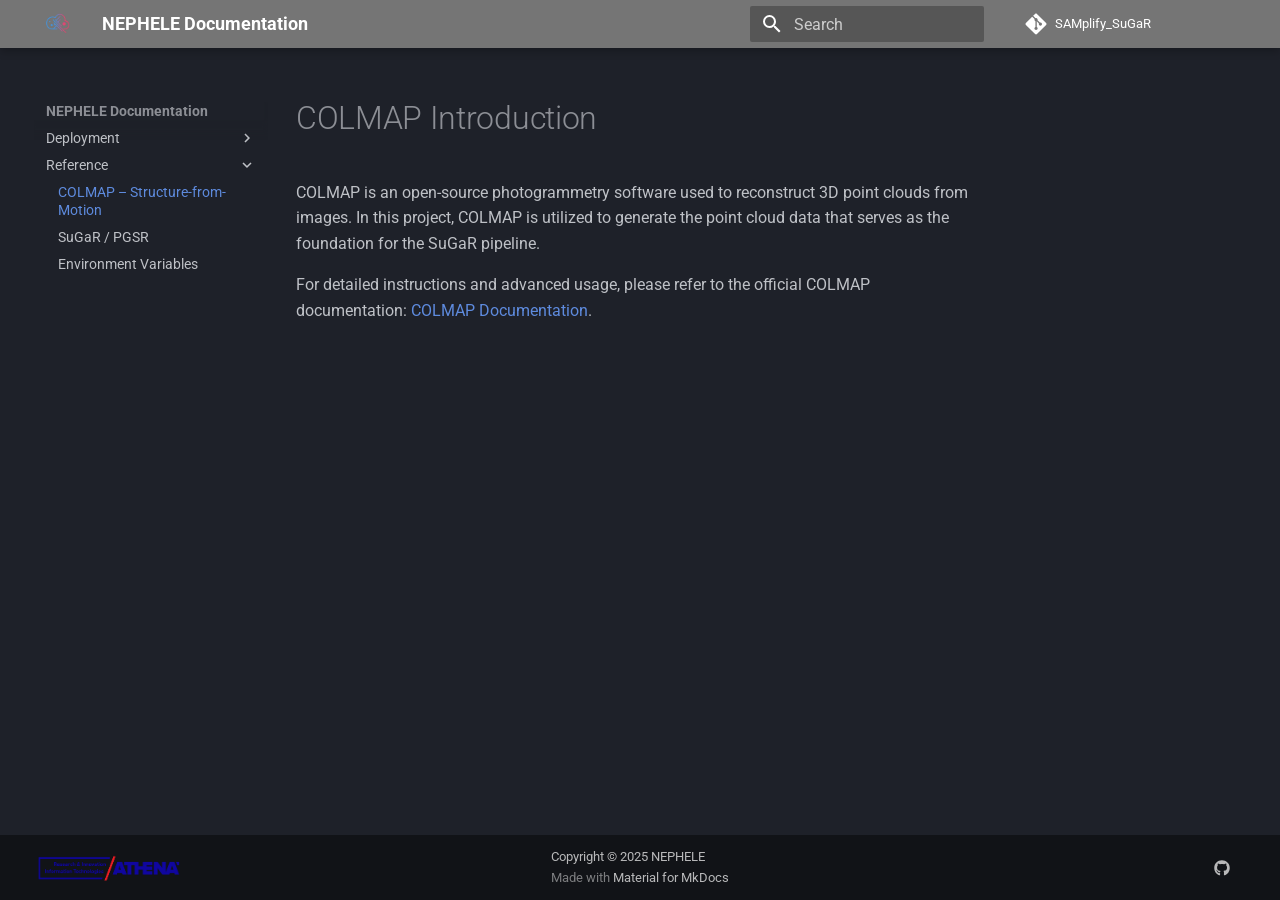
<file: manual/colmap/index.html>
<!doctype html>
<html lang="en" class="no-js">
  <head>
    
      <meta charset="utf-8">
      <meta name="viewport" content="width=device-width,initial-scale=1">
      
        <meta name="description" content="Documentation for the NEPHELE 3D reconstruction pipeline">
      
      
        <meta name="author" content="Vaia Zachari">
      
      
        <link rel="canonical" href="https://github.com/TEXTaiLES/SAMplify_SuGaR/manual/colmap/">
      
      
        <link rel="prev" href="../../deployment/nefele_ui/">
      
      
        <link rel="next" href="../sugar/">
      
      
        
      
      
      <link rel="icon" href="../../assets/nephele_logo_2.png">
      <meta name="generator" content="mkdocs-1.6.1, mkdocs-material-9.7.6">
    
    
      
        <title>COLMAP – Structure-from-Motion - NEPHELE Documentation</title>
      
    
    
      <link rel="stylesheet" href="../../assets/stylesheets/main.484c7ddc.min.css">
      
        
        <link rel="stylesheet" href="../../assets/stylesheets/palette.ab4e12ef.min.css">
      
      


    
    
      
    
    
      
        
        
        <link rel="preconnect" href="https://fonts.gstatic.com" crossorigin>
        <link rel="stylesheet" href="https://fonts.googleapis.com/css?family=Roboto:300,300i,400,400i,700,700i%7CRoboto+Mono:400,400i,700,700i&display=fallback">
        <style>:root{--md-text-font:"Roboto";--md-code-font:"Roboto Mono"}</style>
      
    
    
      <link rel="stylesheet" href="../../stylesheets/extra.css">
    
    <script>__md_scope=new URL("../..",location),__md_hash=e=>[...e].reduce(((e,_)=>(e<<5)-e+_.charCodeAt(0)),0),__md_get=(e,_=localStorage,t=__md_scope)=>JSON.parse(_.getItem(t.pathname+"."+e)),__md_set=(e,_,t=localStorage,a=__md_scope)=>{try{t.setItem(a.pathname+"."+e,JSON.stringify(_))}catch(e){}}</script>
    
      

    
    
  </head>
  
  
    
    
    
    
    
    <body dir="ltr" data-md-color-scheme="slate" data-md-color-primary="grey" data-md-color-accent="indigo">
  
    
    <input class="md-toggle" data-md-toggle="drawer" type="checkbox" id="__drawer" autocomplete="off">
    <input class="md-toggle" data-md-toggle="search" type="checkbox" id="__search" autocomplete="off">
    <label class="md-overlay" for="__drawer"></label>
    <div data-md-component="skip">
      
        
        <a href="#colmap-introduction" class="md-skip">
          Skip to content
        </a>
      
    </div>
    <div data-md-component="announce">
      
    </div>
    
    
      

  

<header class="md-header md-header--shadow" data-md-component="header">
  <nav class="md-header__inner md-grid" aria-label="Header">
    <a href="../.." title="NEPHELE Documentation" class="md-header__button md-logo" aria-label="NEPHELE Documentation" data-md-component="logo">
      
  <img src="../../assets/nephele_logo_2.png" alt="logo">

    </a>
    <label class="md-header__button md-icon" for="__drawer">
      
      <svg xmlns="http://www.w3.org/2000/svg" viewBox="0 0 24 24"><path d="M3 6h18v2H3zm0 5h18v2H3zm0 5h18v2H3z"/></svg>
    </label>
    <div class="md-header__title" data-md-component="header-title">
      <div class="md-header__ellipsis">
        <div class="md-header__topic">
          <span class="md-ellipsis">
            NEPHELE Documentation
          </span>
        </div>
        <div class="md-header__topic" data-md-component="header-topic">
          <span class="md-ellipsis">
            
              COLMAP – Structure-from-Motion
            
          </span>
        </div>
      </div>
    </div>
    
      
    
    
    
    
      
      
        <label class="md-header__button md-icon" for="__search">
          
          <svg xmlns="http://www.w3.org/2000/svg" viewBox="0 0 24 24"><path d="M9.5 3A6.5 6.5 0 0 1 16 9.5c0 1.61-.59 3.09-1.56 4.23l.27.27h.79l5 5-1.5 1.5-5-5v-.79l-.27-.27A6.52 6.52 0 0 1 9.5 16 6.5 6.5 0 0 1 3 9.5 6.5 6.5 0 0 1 9.5 3m0 2C7 5 5 7 5 9.5S7 14 9.5 14 14 12 14 9.5 12 5 9.5 5"/></svg>
        </label>
        <div class="md-search" data-md-component="search" role="dialog">
  <label class="md-search__overlay" for="__search"></label>
  <div class="md-search__inner" role="search">
    <form class="md-search__form" name="search">
      <input type="text" class="md-search__input" name="query" aria-label="Search" placeholder="Search" autocapitalize="off" autocorrect="off" autocomplete="off" spellcheck="false" data-md-component="search-query" required>
      <label class="md-search__icon md-icon" for="__search">
        
        <svg xmlns="http://www.w3.org/2000/svg" viewBox="0 0 24 24"><path d="M9.5 3A6.5 6.5 0 0 1 16 9.5c0 1.61-.59 3.09-1.56 4.23l.27.27h.79l5 5-1.5 1.5-5-5v-.79l-.27-.27A6.52 6.52 0 0 1 9.5 16 6.5 6.5 0 0 1 3 9.5 6.5 6.5 0 0 1 9.5 3m0 2C7 5 5 7 5 9.5S7 14 9.5 14 14 12 14 9.5 12 5 9.5 5"/></svg>
        
        <svg xmlns="http://www.w3.org/2000/svg" viewBox="0 0 24 24"><path d="M20 11v2H8l5.5 5.5-1.42 1.42L4.16 12l7.92-7.92L13.5 5.5 8 11z"/></svg>
      </label>
      <nav class="md-search__options" aria-label="Search">
        
        <button type="reset" class="md-search__icon md-icon" title="Clear" aria-label="Clear" tabindex="-1">
          
          <svg xmlns="http://www.w3.org/2000/svg" viewBox="0 0 24 24"><path d="M19 6.41 17.59 5 12 10.59 6.41 5 5 6.41 10.59 12 5 17.59 6.41 19 12 13.41 17.59 19 19 17.59 13.41 12z"/></svg>
        </button>
      </nav>
      
    </form>
    <div class="md-search__output">
      <div class="md-search__scrollwrap" tabindex="0" data-md-scrollfix>
        <div class="md-search-result" data-md-component="search-result">
          <div class="md-search-result__meta">
            Initializing search
          </div>
          <ol class="md-search-result__list" role="presentation"></ol>
        </div>
      </div>
    </div>
  </div>
</div>
      
    
    
      <div class="md-header__source">
        <a href="https://github.com/TEXTaiLES/SAMplify_SuGaR" title="Go to repository" class="md-source" data-md-component="source">
  <div class="md-source__icon md-icon">
    
    <svg xmlns="http://www.w3.org/2000/svg" viewBox="0 0 448 512"><!--! Font Awesome Free 7.1.0 by @fontawesome - https://fontawesome.com License - https://fontawesome.com/license/free (Icons: CC BY 4.0, Fonts: SIL OFL 1.1, Code: MIT License) Copyright 2025 Fonticons, Inc.--><path d="M439.6 236.1 244 40.5c-5.4-5.5-12.8-8.5-20.4-8.5s-15 3-20.4 8.4L162.5 81l51.5 51.5c27.1-9.1 52.7 16.8 43.4 43.7l49.7 49.7c34.2-11.8 61.2 31 35.5 56.7-26.5 26.5-70.2-2.9-56-37.3L240.3 199v121.9c25.3 12.5 22.3 41.8 9.1 55-6.4 6.4-15.2 10.1-24.3 10.1s-17.8-3.6-24.3-10.1c-17.6-17.6-11.1-46.9 11.2-56v-123c-20.8-8.5-24.6-30.7-18.6-45L142.6 101 8.5 235.1C3 240.6 0 247.9 0 255.5s3 15 8.5 20.4l195.6 195.7c5.4 5.4 12.7 8.4 20.4 8.4s15-3 20.4-8.4l194.7-194.7c5.4-5.4 8.4-12.8 8.4-20.4s-3-15-8.4-20.4"/></svg>
  </div>
  <div class="md-source__repository">
    SAMplify_SuGaR
  </div>
</a>
      </div>
    
  </nav>
  
</header>
    
    <div class="md-container" data-md-component="container">
      
      
        
          
        
      
      <main class="md-main" data-md-component="main">
        <div class="md-main__inner md-grid">
          
            
              
              <div class="md-sidebar md-sidebar--primary" data-md-component="sidebar" data-md-type="navigation" >
                <div class="md-sidebar__scrollwrap">
                  <div class="md-sidebar__inner">
                    



<nav class="md-nav md-nav--primary" aria-label="Navigation" data-md-level="0">
  <label class="md-nav__title" for="__drawer">
    <a href="../.." title="NEPHELE Documentation" class="md-nav__button md-logo" aria-label="NEPHELE Documentation" data-md-component="logo">
      
  <img src="../../assets/nephele_logo_2.png" alt="logo">

    </a>
    NEPHELE Documentation
  </label>
  
    <div class="md-nav__source">
      <a href="https://github.com/TEXTaiLES/SAMplify_SuGaR" title="Go to repository" class="md-source" data-md-component="source">
  <div class="md-source__icon md-icon">
    
    <svg xmlns="http://www.w3.org/2000/svg" viewBox="0 0 448 512"><!--! Font Awesome Free 7.1.0 by @fontawesome - https://fontawesome.com License - https://fontawesome.com/license/free (Icons: CC BY 4.0, Fonts: SIL OFL 1.1, Code: MIT License) Copyright 2025 Fonticons, Inc.--><path d="M439.6 236.1 244 40.5c-5.4-5.5-12.8-8.5-20.4-8.5s-15 3-20.4 8.4L162.5 81l51.5 51.5c27.1-9.1 52.7 16.8 43.4 43.7l49.7 49.7c34.2-11.8 61.2 31 35.5 56.7-26.5 26.5-70.2-2.9-56-37.3L240.3 199v121.9c25.3 12.5 22.3 41.8 9.1 55-6.4 6.4-15.2 10.1-24.3 10.1s-17.8-3.6-24.3-10.1c-17.6-17.6-11.1-46.9 11.2-56v-123c-20.8-8.5-24.6-30.7-18.6-45L142.6 101 8.5 235.1C3 240.6 0 247.9 0 255.5s3 15 8.5 20.4l195.6 195.7c5.4 5.4 12.7 8.4 20.4 8.4s15-3 20.4-8.4l194.7-194.7c5.4-5.4 8.4-12.8 8.4-20.4s-3-15-8.4-20.4"/></svg>
  </div>
  <div class="md-source__repository">
    SAMplify_SuGaR
  </div>
</a>
    </div>
  
  <ul class="md-nav__list" data-md-scrollfix>
    
      
      
  
  
  
  
    
    
    
    
    
    <li class="md-nav__item md-nav__item--nested">
      
        
        
        <input class="md-nav__toggle md-toggle " type="checkbox" id="__nav_1" >
        
          
          <label class="md-nav__link" for="__nav_1" id="__nav_1_label" tabindex="0">
            
  
  
  <span class="md-ellipsis">
    
  
    Deployment
  

    
  </span>
  
  

            <span class="md-nav__icon md-icon"></span>
          </label>
        
        <nav class="md-nav" data-md-level="1" aria-labelledby="__nav_1_label" aria-expanded="false">
          <label class="md-nav__title" for="__nav_1">
            <span class="md-nav__icon md-icon"></span>
            
  
    Deployment
  

          </label>
          <ul class="md-nav__list" data-md-scrollfix>
            
              
                
  
  
  
  
    <li class="md-nav__item">
      <a href="../../deployment/installation_basic/" class="md-nav__link">
        
  
  
  <span class="md-ellipsis">
    
  
    Installation
  

    
  </span>
  
  

      </a>
    </li>
  

              
            
              
                
  
  
  
  
    <li class="md-nav__item">
      <a href="../../deployment/dataset_preparation/" class="md-nav__link">
        
  
  
  <span class="md-ellipsis">
    
  
    Dataset Preparation
  

    
  </span>
  
  

      </a>
    </li>
  

              
            
              
                
  
  
  
  
    <li class="md-nav__item">
      <a href="../../deployment/run_pipeline/" class="md-nav__link">
        
  
  
  <span class="md-ellipsis">
    
  
    Running the Backend Pipeline
  

    
  </span>
  
  

      </a>
    </li>
  

              
            
              
                
  
  
  
  
    <li class="md-nav__item">
      <a href="../../deployment/nefele_ui/" class="md-nav__link">
        
  
  
  <span class="md-ellipsis">
    
  
    Web UI (nefele_ui)
  

    
  </span>
  
  

      </a>
    </li>
  

              
            
          </ul>
        </nav>
      
    </li>
  

    
      
      
  
  
    
  
  
  
    
    
    
    
    
    <li class="md-nav__item md-nav__item--active md-nav__item--nested">
      
        
        
        <input class="md-nav__toggle md-toggle " type="checkbox" id="__nav_2" checked>
        
          
          <label class="md-nav__link" for="__nav_2" id="__nav_2_label" tabindex="0">
            
  
  
  <span class="md-ellipsis">
    
  
    Reference
  

    
  </span>
  
  

            <span class="md-nav__icon md-icon"></span>
          </label>
        
        <nav class="md-nav" data-md-level="1" aria-labelledby="__nav_2_label" aria-expanded="true">
          <label class="md-nav__title" for="__nav_2">
            <span class="md-nav__icon md-icon"></span>
            
  
    Reference
  

          </label>
          <ul class="md-nav__list" data-md-scrollfix>
            
              
                
  
  
    
  
  
  
    <li class="md-nav__item md-nav__item--active">
      
      <input class="md-nav__toggle md-toggle" type="checkbox" id="__toc">
      
      
        
      
      
      <a href="./" class="md-nav__link md-nav__link--active">
        
  
  
  <span class="md-ellipsis">
    
  
    COLMAP – Structure-from-Motion
  

    
  </span>
  
  

      </a>
      
    </li>
  

              
            
              
                
  
  
  
  
    <li class="md-nav__item">
      <a href="../sugar/" class="md-nav__link">
        
  
  
  <span class="md-ellipsis">
    
  
    SuGaR / PGSR
  

    
  </span>
  
  

      </a>
    </li>
  

              
            
              
                
  
  
  
  
    <li class="md-nav__item">
      <a href="../../api/env/" class="md-nav__link">
        
  
  
  <span class="md-ellipsis">
    
  
    Environment Variables
  

    
  </span>
  
  

      </a>
    </li>
  

              
            
          </ul>
        </nav>
      
    </li>
  

    
  </ul>
</nav>
                  </div>
                </div>
              </div>
            
            
              
              <div class="md-sidebar md-sidebar--secondary" data-md-component="sidebar" data-md-type="toc" >
                <div class="md-sidebar__scrollwrap">
                  <div class="md-sidebar__inner">
                    

<nav class="md-nav md-nav--secondary" aria-label="Table of contents">
  
  
  
    
  
  
</nav>
                  </div>
                </div>
              </div>
            
          
          
            <div class="md-content" data-md-component="content">
              
              <article class="md-content__inner md-typeset">
                
                  


  
  


<h1 id="colmap-introduction">COLMAP Introduction</h1>
<p>COLMAP is an open-source photogrammetry software used to reconstruct 3D point clouds from images. In this project, COLMAP is utilized to generate the point cloud data that serves as the foundation for the SuGaR pipeline.</p>
<p>For detailed instructions and advanced usage, please refer to the official COLMAP documentation: <a href="https://colmap.github.io/">COLMAP Documentation</a>.</p>












                
              </article>
            </div>
          
          
<script>var target=document.getElementById(location.hash.slice(1));target&&target.name&&(target.checked=target.name.startsWith("__tabbed_"))</script>
        </div>
        
      </main>
      
        <footer class="md-footer">
  
  <div class="md-footer-meta md-typeset">
    <div class="md-footer-meta__inner md-grid">
      <div class="md-copyright">
  
    <div class="md-copyright__highlight">
      Copyright © 2025 NEPHELE
    </div>
  
  
    Made with
    <a href="https://squidfunk.github.io/mkdocs-material/" target="_blank" rel="noopener">
      Material for MkDocs
    </a>
  
</div>
      
        
<div class="md-social">
  
    
    
    
    
      
      
    
    <a href="https://github.com/TEXTaiLES/SAMplify_SuGaR" target="_blank" rel="noopener" title="github.com" class="md-social__link">
      <svg xmlns="http://www.w3.org/2000/svg" viewBox="0 0 512 512"><!--! Font Awesome Free 7.1.0 by @fontawesome - https://fontawesome.com License - https://fontawesome.com/license/free (Icons: CC BY 4.0, Fonts: SIL OFL 1.1, Code: MIT License) Copyright 2025 Fonticons, Inc.--><path d="M173.9 397.4c0 2-2.3 3.6-5.2 3.6-3.3.3-5.6-1.3-5.6-3.6 0-2 2.3-3.6 5.2-3.6 3-.3 5.6 1.3 5.6 3.6m-31.1-4.5c-.7 2 1.3 4.3 4.3 4.9 2.6 1 5.6 0 6.2-2s-1.3-4.3-4.3-5.2c-2.6-.7-5.5.3-6.2 2.3m44.2-1.7c-2.9.7-4.9 2.6-4.6 4.9.3 2 2.9 3.3 5.9 2.6 2.9-.7 4.9-2.6 4.6-4.6-.3-1.9-3-3.2-5.9-2.9M252.8 8C114.1 8 8 113.3 8 252c0 110.9 69.8 205.8 169.5 239.2 12.8 2.3 17.3-5.6 17.3-12.1 0-6.2-.3-40.4-.3-61.4 0 0-70 15-84.7-29.8 0 0-11.4-29.1-27.8-36.6 0 0-22.9-15.7 1.6-15.4 0 0 24.9 2 38.6 25.8 21.9 38.6 58.6 27.5 72.9 20.9 2.3-16 8.8-27.1 16-33.7-55.9-6.2-112.3-14.3-112.3-110.5 0-27.5 7.6-41.3 23.6-58.9-2.6-6.5-11.1-33.3 2.6-67.9 20.9-6.5 69 27 69 27 20-5.6 41.5-8.5 62.8-8.5s42.8 2.9 62.8 8.5c0 0 48.1-33.6 69-27 13.7 34.7 5.2 61.4 2.6 67.9 16 17.7 25.8 31.5 25.8 58.9 0 96.5-58.9 104.2-114.8 110.5 9.2 7.9 17 22.9 17 46.4 0 33.7-.3 75.4-.3 83.6 0 6.5 4.6 14.4 17.3 12.1C436.2 457.8 504 362.9 504 252 504 113.3 391.5 8 252.8 8M105.2 352.9c-1.3 1-1 3.3.7 5.2 1.6 1.6 3.9 2.3 5.2 1 1.3-1 1-3.3-.7-5.2-1.6-1.6-3.9-2.3-5.2-1m-10.8-8.1c-.7 1.3.3 2.9 2.3 3.9 1.6 1 3.6.7 4.3-.7.7-1.3-.3-2.9-2.3-3.9-2-.6-3.6-.3-4.3.7m32.4 35.6c-1.6 1.3-1 4.3 1.3 6.2 2.3 2.3 5.2 2.6 6.5 1 1.3-1.3.7-4.3-1.3-6.2-2.2-2.3-5.2-2.6-6.5-1m-11.4-14.7c-1.6 1-1.6 3.6 0 5.9s4.3 3.3 5.6 2.3c1.6-1.3 1.6-3.9 0-6.2-1.4-2.3-4-3.3-5.6-2"/></svg>
    </a>
  
</div>
      
    </div>
  </div>
</footer>
      
    </div>
    <div class="md-dialog" data-md-component="dialog">
      <div class="md-dialog__inner md-typeset"></div>
    </div>
    
    
    
      
      
      <script id="__config" type="application/json">{"annotate": null, "base": "../..", "features": [], "search": "../../assets/javascripts/workers/search.2c215733.min.js", "tags": null, "translations": {"clipboard.copied": "Copied to clipboard", "clipboard.copy": "Copy to clipboard", "search.result.more.one": "1 more on this page", "search.result.more.other": "# more on this page", "search.result.none": "No matching documents", "search.result.one": "1 matching document", "search.result.other": "# matching documents", "search.result.placeholder": "Type to start searching", "search.result.term.missing": "Missing", "select.version": "Select version"}, "version": null}</script>
    
    
      <script src="../../assets/javascripts/bundle.79ae519e.min.js"></script>
      
        <script src="../../javascripts/extra.js"></script>
      
    
  </body>
</html>
</file>
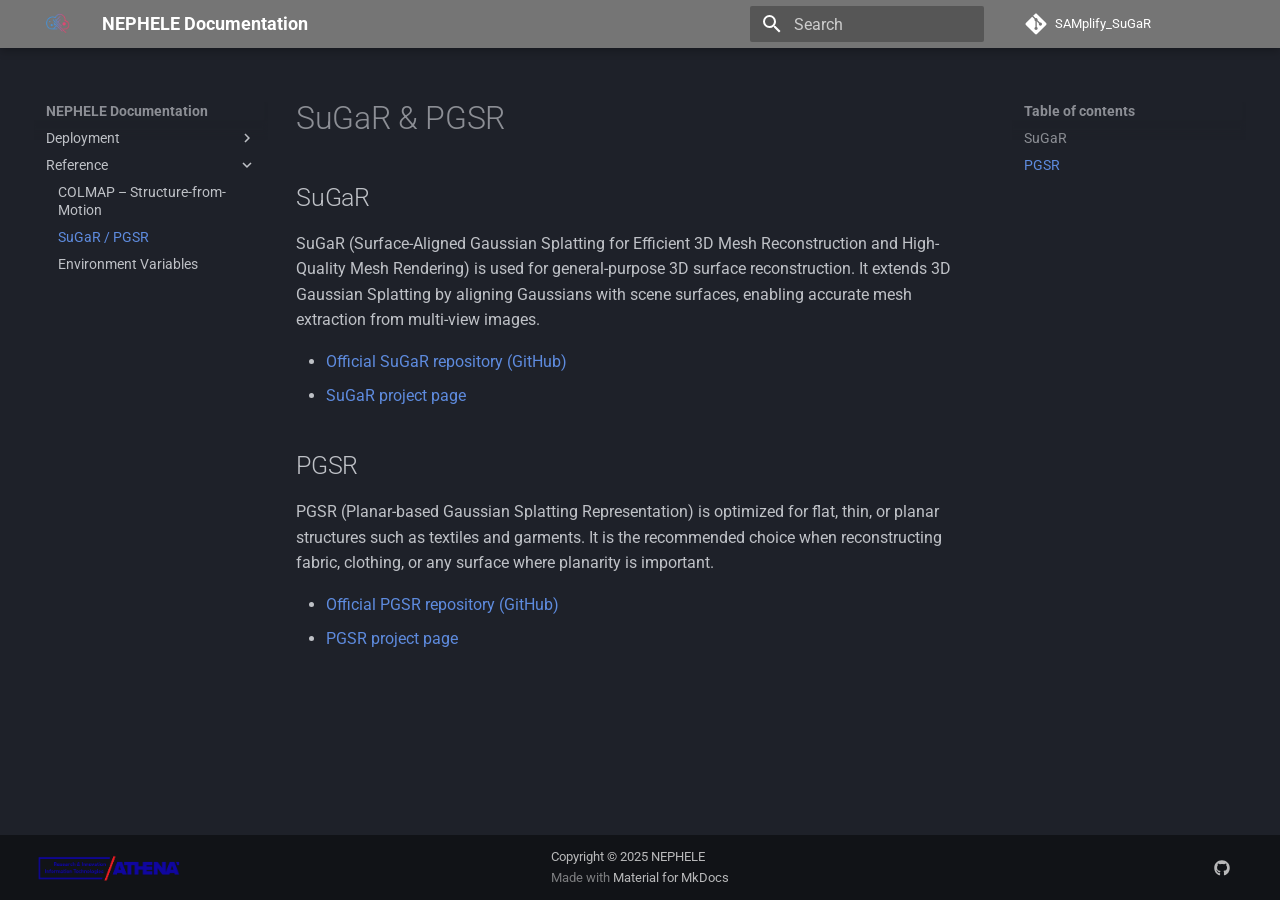
<file: manual/sugar/index.html>
<!doctype html>
<html lang="en" class="no-js">
  <head>
    
      <meta charset="utf-8">
      <meta name="viewport" content="width=device-width,initial-scale=1">
      
        <meta name="description" content="Documentation for the NEPHELE 3D reconstruction pipeline">
      
      
        <meta name="author" content="Vaia Zachari">
      
      
        <link rel="canonical" href="https://github.com/TEXTaiLES/SAMplify_SuGaR/manual/sugar/">
      
      
        <link rel="prev" href="../colmap/">
      
      
        <link rel="next" href="../../api/env/">
      
      
        
      
      
      <link rel="icon" href="../../assets/nephele_logo_2.png">
      <meta name="generator" content="mkdocs-1.6.1, mkdocs-material-9.7.6">
    
    
      
        <title>SuGaR / PGSR - NEPHELE Documentation</title>
      
    
    
      <link rel="stylesheet" href="../../assets/stylesheets/main.484c7ddc.min.css">
      
        
        <link rel="stylesheet" href="../../assets/stylesheets/palette.ab4e12ef.min.css">
      
      


    
    
      
    
    
      
        
        
        <link rel="preconnect" href="https://fonts.gstatic.com" crossorigin>
        <link rel="stylesheet" href="https://fonts.googleapis.com/css?family=Roboto:300,300i,400,400i,700,700i%7CRoboto+Mono:400,400i,700,700i&display=fallback">
        <style>:root{--md-text-font:"Roboto";--md-code-font:"Roboto Mono"}</style>
      
    
    
      <link rel="stylesheet" href="../../stylesheets/extra.css">
    
    <script>__md_scope=new URL("../..",location),__md_hash=e=>[...e].reduce(((e,_)=>(e<<5)-e+_.charCodeAt(0)),0),__md_get=(e,_=localStorage,t=__md_scope)=>JSON.parse(_.getItem(t.pathname+"."+e)),__md_set=(e,_,t=localStorage,a=__md_scope)=>{try{t.setItem(a.pathname+"."+e,JSON.stringify(_))}catch(e){}}</script>
    
      

    
    
  </head>
  
  
    
    
    
    
    
    <body dir="ltr" data-md-color-scheme="slate" data-md-color-primary="grey" data-md-color-accent="indigo">
  
    
    <input class="md-toggle" data-md-toggle="drawer" type="checkbox" id="__drawer" autocomplete="off">
    <input class="md-toggle" data-md-toggle="search" type="checkbox" id="__search" autocomplete="off">
    <label class="md-overlay" for="__drawer"></label>
    <div data-md-component="skip">
      
        
        <a href="#sugar-pgsr" class="md-skip">
          Skip to content
        </a>
      
    </div>
    <div data-md-component="announce">
      
    </div>
    
    
      

  

<header class="md-header md-header--shadow" data-md-component="header">
  <nav class="md-header__inner md-grid" aria-label="Header">
    <a href="../.." title="NEPHELE Documentation" class="md-header__button md-logo" aria-label="NEPHELE Documentation" data-md-component="logo">
      
  <img src="../../assets/nephele_logo_2.png" alt="logo">

    </a>
    <label class="md-header__button md-icon" for="__drawer">
      
      <svg xmlns="http://www.w3.org/2000/svg" viewBox="0 0 24 24"><path d="M3 6h18v2H3zm0 5h18v2H3zm0 5h18v2H3z"/></svg>
    </label>
    <div class="md-header__title" data-md-component="header-title">
      <div class="md-header__ellipsis">
        <div class="md-header__topic">
          <span class="md-ellipsis">
            NEPHELE Documentation
          </span>
        </div>
        <div class="md-header__topic" data-md-component="header-topic">
          <span class="md-ellipsis">
            
              SuGaR / PGSR
            
          </span>
        </div>
      </div>
    </div>
    
      
    
    
    
    
      
      
        <label class="md-header__button md-icon" for="__search">
          
          <svg xmlns="http://www.w3.org/2000/svg" viewBox="0 0 24 24"><path d="M9.5 3A6.5 6.5 0 0 1 16 9.5c0 1.61-.59 3.09-1.56 4.23l.27.27h.79l5 5-1.5 1.5-5-5v-.79l-.27-.27A6.52 6.52 0 0 1 9.5 16 6.5 6.5 0 0 1 3 9.5 6.5 6.5 0 0 1 9.5 3m0 2C7 5 5 7 5 9.5S7 14 9.5 14 14 12 14 9.5 12 5 9.5 5"/></svg>
        </label>
        <div class="md-search" data-md-component="search" role="dialog">
  <label class="md-search__overlay" for="__search"></label>
  <div class="md-search__inner" role="search">
    <form class="md-search__form" name="search">
      <input type="text" class="md-search__input" name="query" aria-label="Search" placeholder="Search" autocapitalize="off" autocorrect="off" autocomplete="off" spellcheck="false" data-md-component="search-query" required>
      <label class="md-search__icon md-icon" for="__search">
        
        <svg xmlns="http://www.w3.org/2000/svg" viewBox="0 0 24 24"><path d="M9.5 3A6.5 6.5 0 0 1 16 9.5c0 1.61-.59 3.09-1.56 4.23l.27.27h.79l5 5-1.5 1.5-5-5v-.79l-.27-.27A6.52 6.52 0 0 1 9.5 16 6.5 6.5 0 0 1 3 9.5 6.5 6.5 0 0 1 9.5 3m0 2C7 5 5 7 5 9.5S7 14 9.5 14 14 12 14 9.5 12 5 9.5 5"/></svg>
        
        <svg xmlns="http://www.w3.org/2000/svg" viewBox="0 0 24 24"><path d="M20 11v2H8l5.5 5.5-1.42 1.42L4.16 12l7.92-7.92L13.5 5.5 8 11z"/></svg>
      </label>
      <nav class="md-search__options" aria-label="Search">
        
        <button type="reset" class="md-search__icon md-icon" title="Clear" aria-label="Clear" tabindex="-1">
          
          <svg xmlns="http://www.w3.org/2000/svg" viewBox="0 0 24 24"><path d="M19 6.41 17.59 5 12 10.59 6.41 5 5 6.41 10.59 12 5 17.59 6.41 19 12 13.41 17.59 19 19 17.59 13.41 12z"/></svg>
        </button>
      </nav>
      
    </form>
    <div class="md-search__output">
      <div class="md-search__scrollwrap" tabindex="0" data-md-scrollfix>
        <div class="md-search-result" data-md-component="search-result">
          <div class="md-search-result__meta">
            Initializing search
          </div>
          <ol class="md-search-result__list" role="presentation"></ol>
        </div>
      </div>
    </div>
  </div>
</div>
      
    
    
      <div class="md-header__source">
        <a href="https://github.com/TEXTaiLES/SAMplify_SuGaR" title="Go to repository" class="md-source" data-md-component="source">
  <div class="md-source__icon md-icon">
    
    <svg xmlns="http://www.w3.org/2000/svg" viewBox="0 0 448 512"><!--! Font Awesome Free 7.1.0 by @fontawesome - https://fontawesome.com License - https://fontawesome.com/license/free (Icons: CC BY 4.0, Fonts: SIL OFL 1.1, Code: MIT License) Copyright 2025 Fonticons, Inc.--><path d="M439.6 236.1 244 40.5c-5.4-5.5-12.8-8.5-20.4-8.5s-15 3-20.4 8.4L162.5 81l51.5 51.5c27.1-9.1 52.7 16.8 43.4 43.7l49.7 49.7c34.2-11.8 61.2 31 35.5 56.7-26.5 26.5-70.2-2.9-56-37.3L240.3 199v121.9c25.3 12.5 22.3 41.8 9.1 55-6.4 6.4-15.2 10.1-24.3 10.1s-17.8-3.6-24.3-10.1c-17.6-17.6-11.1-46.9 11.2-56v-123c-20.8-8.5-24.6-30.7-18.6-45L142.6 101 8.5 235.1C3 240.6 0 247.9 0 255.5s3 15 8.5 20.4l195.6 195.7c5.4 5.4 12.7 8.4 20.4 8.4s15-3 20.4-8.4l194.7-194.7c5.4-5.4 8.4-12.8 8.4-20.4s-3-15-8.4-20.4"/></svg>
  </div>
  <div class="md-source__repository">
    SAMplify_SuGaR
  </div>
</a>
      </div>
    
  </nav>
  
</header>
    
    <div class="md-container" data-md-component="container">
      
      
        
          
        
      
      <main class="md-main" data-md-component="main">
        <div class="md-main__inner md-grid">
          
            
              
              <div class="md-sidebar md-sidebar--primary" data-md-component="sidebar" data-md-type="navigation" >
                <div class="md-sidebar__scrollwrap">
                  <div class="md-sidebar__inner">
                    



<nav class="md-nav md-nav--primary" aria-label="Navigation" data-md-level="0">
  <label class="md-nav__title" for="__drawer">
    <a href="../.." title="NEPHELE Documentation" class="md-nav__button md-logo" aria-label="NEPHELE Documentation" data-md-component="logo">
      
  <img src="../../assets/nephele_logo_2.png" alt="logo">

    </a>
    NEPHELE Documentation
  </label>
  
    <div class="md-nav__source">
      <a href="https://github.com/TEXTaiLES/SAMplify_SuGaR" title="Go to repository" class="md-source" data-md-component="source">
  <div class="md-source__icon md-icon">
    
    <svg xmlns="http://www.w3.org/2000/svg" viewBox="0 0 448 512"><!--! Font Awesome Free 7.1.0 by @fontawesome - https://fontawesome.com License - https://fontawesome.com/license/free (Icons: CC BY 4.0, Fonts: SIL OFL 1.1, Code: MIT License) Copyright 2025 Fonticons, Inc.--><path d="M439.6 236.1 244 40.5c-5.4-5.5-12.8-8.5-20.4-8.5s-15 3-20.4 8.4L162.5 81l51.5 51.5c27.1-9.1 52.7 16.8 43.4 43.7l49.7 49.7c34.2-11.8 61.2 31 35.5 56.7-26.5 26.5-70.2-2.9-56-37.3L240.3 199v121.9c25.3 12.5 22.3 41.8 9.1 55-6.4 6.4-15.2 10.1-24.3 10.1s-17.8-3.6-24.3-10.1c-17.6-17.6-11.1-46.9 11.2-56v-123c-20.8-8.5-24.6-30.7-18.6-45L142.6 101 8.5 235.1C3 240.6 0 247.9 0 255.5s3 15 8.5 20.4l195.6 195.7c5.4 5.4 12.7 8.4 20.4 8.4s15-3 20.4-8.4l194.7-194.7c5.4-5.4 8.4-12.8 8.4-20.4s-3-15-8.4-20.4"/></svg>
  </div>
  <div class="md-source__repository">
    SAMplify_SuGaR
  </div>
</a>
    </div>
  
  <ul class="md-nav__list" data-md-scrollfix>
    
      
      
  
  
  
  
    
    
    
    
    
    <li class="md-nav__item md-nav__item--nested">
      
        
        
        <input class="md-nav__toggle md-toggle " type="checkbox" id="__nav_1" >
        
          
          <label class="md-nav__link" for="__nav_1" id="__nav_1_label" tabindex="0">
            
  
  
  <span class="md-ellipsis">
    
  
    Deployment
  

    
  </span>
  
  

            <span class="md-nav__icon md-icon"></span>
          </label>
        
        <nav class="md-nav" data-md-level="1" aria-labelledby="__nav_1_label" aria-expanded="false">
          <label class="md-nav__title" for="__nav_1">
            <span class="md-nav__icon md-icon"></span>
            
  
    Deployment
  

          </label>
          <ul class="md-nav__list" data-md-scrollfix>
            
              
                
  
  
  
  
    <li class="md-nav__item">
      <a href="../../deployment/installation_basic/" class="md-nav__link">
        
  
  
  <span class="md-ellipsis">
    
  
    Installation
  

    
  </span>
  
  

      </a>
    </li>
  

              
            
              
                
  
  
  
  
    <li class="md-nav__item">
      <a href="../../deployment/dataset_preparation/" class="md-nav__link">
        
  
  
  <span class="md-ellipsis">
    
  
    Dataset Preparation
  

    
  </span>
  
  

      </a>
    </li>
  

              
            
              
                
  
  
  
  
    <li class="md-nav__item">
      <a href="../../deployment/run_pipeline/" class="md-nav__link">
        
  
  
  <span class="md-ellipsis">
    
  
    Running the Backend Pipeline
  

    
  </span>
  
  

      </a>
    </li>
  

              
            
              
                
  
  
  
  
    <li class="md-nav__item">
      <a href="../../deployment/nefele_ui/" class="md-nav__link">
        
  
  
  <span class="md-ellipsis">
    
  
    Web UI (nefele_ui)
  

    
  </span>
  
  

      </a>
    </li>
  

              
            
          </ul>
        </nav>
      
    </li>
  

    
      
      
  
  
    
  
  
  
    
    
    
    
    
    <li class="md-nav__item md-nav__item--active md-nav__item--nested">
      
        
        
        <input class="md-nav__toggle md-toggle " type="checkbox" id="__nav_2" checked>
        
          
          <label class="md-nav__link" for="__nav_2" id="__nav_2_label" tabindex="0">
            
  
  
  <span class="md-ellipsis">
    
  
    Reference
  

    
  </span>
  
  

            <span class="md-nav__icon md-icon"></span>
          </label>
        
        <nav class="md-nav" data-md-level="1" aria-labelledby="__nav_2_label" aria-expanded="true">
          <label class="md-nav__title" for="__nav_2">
            <span class="md-nav__icon md-icon"></span>
            
  
    Reference
  

          </label>
          <ul class="md-nav__list" data-md-scrollfix>
            
              
                
  
  
  
  
    <li class="md-nav__item">
      <a href="../colmap/" class="md-nav__link">
        
  
  
  <span class="md-ellipsis">
    
  
    COLMAP – Structure-from-Motion
  

    
  </span>
  
  

      </a>
    </li>
  

              
            
              
                
  
  
    
  
  
  
    <li class="md-nav__item md-nav__item--active">
      
      <input class="md-nav__toggle md-toggle" type="checkbox" id="__toc">
      
      
        
      
      
        <label class="md-nav__link md-nav__link--active" for="__toc">
          
  
  
  <span class="md-ellipsis">
    
  
    SuGaR / PGSR
  

    
  </span>
  
  

          <span class="md-nav__icon md-icon"></span>
        </label>
      
      <a href="./" class="md-nav__link md-nav__link--active">
        
  
  
  <span class="md-ellipsis">
    
  
    SuGaR / PGSR
  

    
  </span>
  
  

      </a>
      
        

<nav class="md-nav md-nav--secondary" aria-label="Table of contents">
  
  
  
    
  
  
    <label class="md-nav__title" for="__toc">
      <span class="md-nav__icon md-icon"></span>
      Table of contents
    </label>
    <ul class="md-nav__list" data-md-component="toc" data-md-scrollfix>
      
        <li class="md-nav__item">
  <a href="#sugar" class="md-nav__link">
    <span class="md-ellipsis">
      
        SuGaR
      
    </span>
  </a>
  
</li>
      
        <li class="md-nav__item">
  <a href="#pgsr" class="md-nav__link">
    <span class="md-ellipsis">
      
        PGSR
      
    </span>
  </a>
  
</li>
      
    </ul>
  
</nav>
      
    </li>
  

              
            
              
                
  
  
  
  
    <li class="md-nav__item">
      <a href="../../api/env/" class="md-nav__link">
        
  
  
  <span class="md-ellipsis">
    
  
    Environment Variables
  

    
  </span>
  
  

      </a>
    </li>
  

              
            
          </ul>
        </nav>
      
    </li>
  

    
  </ul>
</nav>
                  </div>
                </div>
              </div>
            
            
              
              <div class="md-sidebar md-sidebar--secondary" data-md-component="sidebar" data-md-type="toc" >
                <div class="md-sidebar__scrollwrap">
                  <div class="md-sidebar__inner">
                    

<nav class="md-nav md-nav--secondary" aria-label="Table of contents">
  
  
  
    
  
  
    <label class="md-nav__title" for="__toc">
      <span class="md-nav__icon md-icon"></span>
      Table of contents
    </label>
    <ul class="md-nav__list" data-md-component="toc" data-md-scrollfix>
      
        <li class="md-nav__item">
  <a href="#sugar" class="md-nav__link">
    <span class="md-ellipsis">
      
        SuGaR
      
    </span>
  </a>
  
</li>
      
        <li class="md-nav__item">
  <a href="#pgsr" class="md-nav__link">
    <span class="md-ellipsis">
      
        PGSR
      
    </span>
  </a>
  
</li>
      
    </ul>
  
</nav>
                  </div>
                </div>
              </div>
            
          
          
            <div class="md-content" data-md-component="content">
              
              <article class="md-content__inner md-typeset">
                
                  


  
  


<h1 id="sugar-pgsr">SuGaR &amp; PGSR</h1>
<h2 id="sugar">SuGaR</h2>
<p>SuGaR (Surface-Aligned Gaussian Splatting for Efficient 3D Mesh Reconstruction and High-Quality Mesh Rendering) is used for general-purpose 3D surface reconstruction. It extends 3D Gaussian Splatting by aligning Gaussians with scene surfaces, enabling accurate mesh extraction from multi-view images.</p>
<ul>
<li><a href="https://github.com/Anttwo/SuGaR">Official SuGaR repository (GitHub)</a></li>
<li><a href="https://anttwo.github.io/sugar/">SuGaR project page</a></li>
</ul>
<h2 id="pgsr">PGSR</h2>
<p>PGSR (Planar-based Gaussian Splatting Representation) is optimized for flat, thin, or planar structures such as textiles and garments. It is the recommended choice when reconstructing fabric, clothing, or any surface where planarity is important.</p>
<ul>
<li><a href="https://github.com/zju3dv/PGSR">Official PGSR repository (GitHub)</a></li>
<li><a href="https://zju3dv.github.io/pgsr/">PGSR project page</a></li>
</ul>












                
              </article>
            </div>
          
          
<script>var target=document.getElementById(location.hash.slice(1));target&&target.name&&(target.checked=target.name.startsWith("__tabbed_"))</script>
        </div>
        
      </main>
      
        <footer class="md-footer">
  
  <div class="md-footer-meta md-typeset">
    <div class="md-footer-meta__inner md-grid">
      <div class="md-copyright">
  
    <div class="md-copyright__highlight">
      Copyright © 2025 NEPHELE
    </div>
  
  
    Made with
    <a href="https://squidfunk.github.io/mkdocs-material/" target="_blank" rel="noopener">
      Material for MkDocs
    </a>
  
</div>
      
        
<div class="md-social">
  
    
    
    
    
      
      
    
    <a href="https://github.com/TEXTaiLES/SAMplify_SuGaR" target="_blank" rel="noopener" title="github.com" class="md-social__link">
      <svg xmlns="http://www.w3.org/2000/svg" viewBox="0 0 512 512"><!--! Font Awesome Free 7.1.0 by @fontawesome - https://fontawesome.com License - https://fontawesome.com/license/free (Icons: CC BY 4.0, Fonts: SIL OFL 1.1, Code: MIT License) Copyright 2025 Fonticons, Inc.--><path d="M173.9 397.4c0 2-2.3 3.6-5.2 3.6-3.3.3-5.6-1.3-5.6-3.6 0-2 2.3-3.6 5.2-3.6 3-.3 5.6 1.3 5.6 3.6m-31.1-4.5c-.7 2 1.3 4.3 4.3 4.9 2.6 1 5.6 0 6.2-2s-1.3-4.3-4.3-5.2c-2.6-.7-5.5.3-6.2 2.3m44.2-1.7c-2.9.7-4.9 2.6-4.6 4.9.3 2 2.9 3.3 5.9 2.6 2.9-.7 4.9-2.6 4.6-4.6-.3-1.9-3-3.2-5.9-2.9M252.8 8C114.1 8 8 113.3 8 252c0 110.9 69.8 205.8 169.5 239.2 12.8 2.3 17.3-5.6 17.3-12.1 0-6.2-.3-40.4-.3-61.4 0 0-70 15-84.7-29.8 0 0-11.4-29.1-27.8-36.6 0 0-22.9-15.7 1.6-15.4 0 0 24.9 2 38.6 25.8 21.9 38.6 58.6 27.5 72.9 20.9 2.3-16 8.8-27.1 16-33.7-55.9-6.2-112.3-14.3-112.3-110.5 0-27.5 7.6-41.3 23.6-58.9-2.6-6.5-11.1-33.3 2.6-67.9 20.9-6.5 69 27 69 27 20-5.6 41.5-8.5 62.8-8.5s42.8 2.9 62.8 8.5c0 0 48.1-33.6 69-27 13.7 34.7 5.2 61.4 2.6 67.9 16 17.7 25.8 31.5 25.8 58.9 0 96.5-58.9 104.2-114.8 110.5 9.2 7.9 17 22.9 17 46.4 0 33.7-.3 75.4-.3 83.6 0 6.5 4.6 14.4 17.3 12.1C436.2 457.8 504 362.9 504 252 504 113.3 391.5 8 252.8 8M105.2 352.9c-1.3 1-1 3.3.7 5.2 1.6 1.6 3.9 2.3 5.2 1 1.3-1 1-3.3-.7-5.2-1.6-1.6-3.9-2.3-5.2-1m-10.8-8.1c-.7 1.3.3 2.9 2.3 3.9 1.6 1 3.6.7 4.3-.7.7-1.3-.3-2.9-2.3-3.9-2-.6-3.6-.3-4.3.7m32.4 35.6c-1.6 1.3-1 4.3 1.3 6.2 2.3 2.3 5.2 2.6 6.5 1 1.3-1.3.7-4.3-1.3-6.2-2.2-2.3-5.2-2.6-6.5-1m-11.4-14.7c-1.6 1-1.6 3.6 0 5.9s4.3 3.3 5.6 2.3c1.6-1.3 1.6-3.9 0-6.2-1.4-2.3-4-3.3-5.6-2"/></svg>
    </a>
  
</div>
      
    </div>
  </div>
</footer>
      
    </div>
    <div class="md-dialog" data-md-component="dialog">
      <div class="md-dialog__inner md-typeset"></div>
    </div>
    
    
    
      
      
      <script id="__config" type="application/json">{"annotate": null, "base": "../..", "features": [], "search": "../../assets/javascripts/workers/search.2c215733.min.js", "tags": null, "translations": {"clipboard.copied": "Copied to clipboard", "clipboard.copy": "Copy to clipboard", "search.result.more.one": "1 more on this page", "search.result.more.other": "# more on this page", "search.result.none": "No matching documents", "search.result.one": "1 matching document", "search.result.other": "# matching documents", "search.result.placeholder": "Type to start searching", "search.result.term.missing": "Missing", "select.version": "Select version"}, "version": null}</script>
    
    
      <script src="../../assets/javascripts/bundle.79ae519e.min.js"></script>
      
        <script src="../../javascripts/extra.js"></script>
      
    
  </body>
</html>
</file>
<file: stylesheets/extra.css>
.md-footer-meta__inner {
  display: grid;
  grid-template-columns: 1fr auto 1fr;
  align-items: center;
  position: relative;
}

.md-footer-meta__inner::before {
  content: "";
  grid-column: 1;
  justify-self: start;
  display: block;
  width: 300px;
  height: 50px;
  margin: 0;
  background: url("../assets/athenarc-logo.png") no-repeat left center / contain;
  opacity: 1;
  cursor: pointer;
}

.md-footer-meta__inner::after {
  content: "";
  position: absolute;
  left: 0;
  width: 300px;
  height: 50px;
  cursor: pointer;
}

.md-footer-copyright {
  grid-column: 2;
  justify-self: center;
  text-align: center;
}

.md-social {
  grid-column: 3;
  justify-self: end;
}

@media (max-width: 600px) {
  .md-footer-meta__inner::before {
    width: 96px;
    height: 28px;
  }
  
  .md-footer-meta__inner::after {
    width: 96px;
    height: 28px;
  }
}
</file>
<file: assets/stylesheets/main.484c7ddc.min.css>
@charset "UTF-8";html{-webkit-text-size-adjust:none;-moz-text-size-adjust:none;text-size-adjust:none;box-sizing:border-box}*,:after,:before{box-sizing:inherit}@media (prefers-reduced-motion){*,:after,:before{transition:none!important}}body{margin:0}a,button,input,label{-webkit-tap-highlight-color:transparent}a{color:inherit;text-decoration:none}hr{border:0;box-sizing:initial;display:block;height:.05rem;overflow:visible;padding:0}small{font-size:80%}sub,sup{line-height:1em}img{border-style:none}table{border-collapse:initial;border-spacing:0}td,th{font-weight:400;vertical-align:top}button{background:#0000;border:0;font-family:inherit;font-size:inherit;margin:0;padding:0}input{border:0;outline:none}:root{--md-primary-fg-color:#4051b5;--md-primary-fg-color--light:#5d6cc0;--md-primary-fg-color--dark:#303fa1;--md-primary-bg-color:#fff;--md-primary-bg-color--light:#ffffffb3;--md-accent-fg-color:#526cfe;--md-accent-fg-color--transparent:#526cfe1a;--md-accent-bg-color:#fff;--md-accent-bg-color--light:#ffffffb3}[data-md-color-scheme=default]{color-scheme:light}[data-md-color-scheme=default] img[src$="#gh-dark-mode-only"],[data-md-color-scheme=default] img[src$="#only-dark"]{display:none}:root,[data-md-color-scheme=default]{--md-hue:225deg;--md-default-fg-color:#000000de;--md-default-fg-color--light:#0000008a;--md-default-fg-color--lighter:#00000052;--md-default-fg-color--lightest:#00000012;--md-default-bg-color:#fff;--md-default-bg-color--light:#ffffffb3;--md-default-bg-color--lighter:#ffffff4d;--md-default-bg-color--lightest:#ffffff1f;--md-code-fg-color:#36464e;--md-code-bg-color:#f5f5f5;--md-code-bg-color--light:#f5f5f5b3;--md-code-bg-color--lighter:#f5f5f54d;--md-code-hl-color:#4287ff;--md-code-hl-color--light:#4287ff1a;--md-code-hl-number-color:#d52a2a;--md-code-hl-special-color:#db1457;--md-code-hl-function-color:#a846b9;--md-code-hl-constant-color:#6e59d9;--md-code-hl-keyword-color:#3f6ec6;--md-code-hl-string-color:#1c7d4d;--md-code-hl-name-color:var(--md-code-fg-color);--md-code-hl-operator-color:var(--md-default-fg-color--light);--md-code-hl-punctuation-color:var(--md-default-fg-color--light);--md-code-hl-comment-color:var(--md-default-fg-color--light);--md-code-hl-generic-color:var(--md-default-fg-color--light);--md-code-hl-variable-color:var(--md-default-fg-color--light);--md-typeset-color:var(--md-default-fg-color);--md-typeset-a-color:var(--md-primary-fg-color);--md-typeset-del-color:#f5503d26;--md-typeset-ins-color:#0bd57026;--md-typeset-kbd-color:#fafafa;--md-typeset-kbd-accent-color:#fff;--md-typeset-kbd-border-color:#b8b8b8;--md-typeset-mark-color:#ffff0080;--md-typeset-table-color:#0000001f;--md-typeset-table-color--light:rgba(0,0,0,.035);--md-admonition-fg-color:var(--md-default-fg-color);--md-admonition-bg-color:var(--md-default-bg-color);--md-warning-fg-color:#000000de;--md-warning-bg-color:#ff9;--md-footer-fg-color:#fff;--md-footer-fg-color--light:#ffffffb3;--md-footer-fg-color--lighter:#ffffff73;--md-footer-bg-color:#000000de;--md-footer-bg-color--dark:#00000052;--md-shadow-z1:0 0.2rem 0.5rem #0000000d,0 0 0.05rem #0000001a;--md-shadow-z2:0 0.2rem 0.5rem #0000001a,0 0 0.05rem #00000040;--md-shadow-z3:0 0.2rem 0.5rem #0003,0 0 0.05rem #00000059}.md-icon svg{fill:currentcolor;display:block;height:1.2rem;width:1.2rem}body{-webkit-font-smoothing:antialiased;-moz-osx-font-smoothing:grayscale;--md-text-font-family:var(--md-text-font,_),-apple-system,BlinkMacSystemFont,Helvetica,Arial,sans-serif;--md-code-font-family:var(--md-code-font,_),SFMono-Regular,Consolas,Menlo,monospace}aside,body,input{font-feature-settings:"kern","liga";color:var(--md-typeset-color);font-family:var(--md-text-font-family)}code,kbd,pre{font-feature-settings:"kern";font-family:var(--md-code-font-family)}:root{--md-typeset-table-sort-icon:url('data:image/svg+xml;charset=utf-8,<svg xmlns="http://www.w3.org/2000/svg" viewBox="0 0 24 24"><path d="m18 21-4-4h3V7h-3l4-4 4 4h-3v10h3M2 19v-2h10v2M2 13v-2h7v2M2 7V5h4v2z"/></svg>');--md-typeset-table-sort-icon--asc:url('data:image/svg+xml;charset=utf-8,<svg xmlns="http://www.w3.org/2000/svg" viewBox="0 0 24 24"><path d="M19 17h3l-4 4-4-4h3V3h2M2 17h10v2H2M6 5v2H2V5m0 6h7v2H2z"/></svg>');--md-typeset-table-sort-icon--desc:url('data:image/svg+xml;charset=utf-8,<svg xmlns="http://www.w3.org/2000/svg" viewBox="0 0 24 24"><path d="M19 7h3l-4-4-4 4h3v14h2M2 17h10v2H2M6 5v2H2V5m0 6h7v2H2z"/></svg>')}.md-typeset{-webkit-print-color-adjust:exact;color-adjust:exact;font-size:.8rem;line-height:1.6;overflow-wrap:break-word}@media print{.md-typeset{font-size:.68rem}}.md-typeset blockquote,.md-typeset dl,.md-typeset figure,.md-typeset ol,.md-typeset pre,.md-typeset ul{margin-bottom:1em;margin-top:1em}.md-typeset h1{color:var(--md-default-fg-color--light);font-size:2em;line-height:1.3;margin:0 0 1.25em}.md-typeset h1,.md-typeset h2{font-weight:300;letter-spacing:-.01em}.md-typeset h2{font-size:1.5625em;line-height:1.4;margin:1.6em 0 .64em}.md-typeset h3{font-size:1.25em;font-weight:400;letter-spacing:-.01em;line-height:1.5;margin:1.6em 0 .8em}.md-typeset h2+h3{margin-top:.8em}.md-typeset h4{font-weight:700;letter-spacing:-.01em;margin:1em 0}.md-typeset h5,.md-typeset h6{color:var(--md-default-fg-color--light);font-size:.8em;font-weight:700;letter-spacing:-.01em;margin:1.25em 0}.md-typeset h5{text-transform:uppercase}.md-typeset h5 code{text-transform:none}.md-typeset hr{border-bottom:.05rem solid var(--md-default-fg-color--lightest);display:flow-root;margin:1.5em 0}.md-typeset a{color:var(--md-typeset-a-color);word-break:break-word}.md-typeset a,.md-typeset a:before{transition:color 125ms}.md-typeset a:focus,.md-typeset a:hover{color:var(--md-accent-fg-color)}.md-typeset a:focus code,.md-typeset a:hover code{background-color:var(--md-accent-fg-color--transparent);color:var(--md-accent-fg-color)}.md-typeset a code{color:var(--md-typeset-a-color)}.md-typeset a.focus-visible{outline-color:var(--md-accent-fg-color);outline-offset:.2rem}.md-typeset code,.md-typeset kbd,.md-typeset pre{color:var(--md-code-fg-color);direction:ltr;font-variant-ligatures:none;transition:background-color 125ms}@media print{.md-typeset code,.md-typeset kbd,.md-typeset pre{white-space:pre-wrap}}.md-typeset code{background-color:var(--md-code-bg-color);border-radius:.1rem;-webkit-box-decoration-break:clone;box-decoration-break:clone;font-size:.85em;padding:0 .2941176471em;transition:color 125ms,background-color 125ms;word-break:break-word}.md-typeset code:not(.focus-visible){-webkit-tap-highlight-color:transparent;outline:none}.md-typeset pre{display:flow-root;line-height:1.4;position:relative}.md-typeset pre>code{-webkit-box-decoration-break:slice;box-decoration-break:slice;box-shadow:none;display:block;margin:0;outline-color:var(--md-accent-fg-color);overflow:auto;padding:.7720588235em 1.1764705882em;scrollbar-color:var(--md-default-fg-color--lighter) #0000;scrollbar-width:thin;touch-action:auto;word-break:normal}.md-typeset pre>code:hover{scrollbar-color:var(--md-accent-fg-color) #0000}.md-typeset pre>code::-webkit-scrollbar{height:.2rem;width:.2rem}.md-typeset pre>code::-webkit-scrollbar-thumb{background-color:var(--md-default-fg-color--lighter)}.md-typeset pre>code::-webkit-scrollbar-thumb:hover{background-color:var(--md-accent-fg-color)}.md-typeset kbd{background-color:var(--md-typeset-kbd-color);border-radius:.1rem;box-shadow:0 .1rem 0 .05rem var(--md-typeset-kbd-border-color),0 .1rem 0 var(--md-typeset-kbd-border-color),0 -.1rem .2rem var(--md-typeset-kbd-accent-color) inset;color:var(--md-default-fg-color);display:inline-block;font-size:.75em;padding:0 .6666666667em;vertical-align:text-top;word-break:break-word}.md-typeset mark{background-color:var(--md-typeset-mark-color);-webkit-box-decoration-break:clone;box-decoration-break:clone;color:inherit;word-break:break-word}.md-typeset abbr{cursor:help;text-decoration:none}.md-typeset [data-preview],.md-typeset abbr{border-bottom:.05rem dotted var(--md-default-fg-color--light)}.md-typeset small{opacity:.75}[dir=ltr] .md-typeset sub,[dir=ltr] .md-typeset sup{margin-left:.078125em}[dir=rtl] .md-typeset sub,[dir=rtl] .md-typeset sup{margin-right:.078125em}[dir=ltr] .md-typeset blockquote{padding-left:.6rem}[dir=rtl] .md-typeset blockquote{padding-right:.6rem}[dir=ltr] .md-typeset blockquote{border-left:.2rem solid var(--md-default-fg-color--lighter)}[dir=rtl] .md-typeset blockquote{border-right:.2rem solid var(--md-default-fg-color--lighter)}.md-typeset blockquote{color:var(--md-default-fg-color--light);margin-left:0;margin-right:0}.md-typeset ul{list-style-type:disc}.md-typeset ul[type]{list-style-type:revert-layer}[dir=ltr] .md-typeset ol,[dir=ltr] .md-typeset ul{margin-left:.625em}[dir=rtl] .md-typeset ol,[dir=rtl] .md-typeset ul{margin-right:.625em}.md-typeset ol,.md-typeset ul{padding:0}.md-typeset ol:not([hidden]),.md-typeset ul:not([hidden]){display:flow-root}.md-typeset ol ol,.md-typeset ul ol{list-style-type:lower-alpha}.md-typeset ol ol ol,.md-typeset ul ol ol{list-style-type:lower-roman}.md-typeset ol ol ol ol,.md-typeset ul ol ol ol{list-style-type:upper-alpha}.md-typeset ol ol ol ol ol,.md-typeset ul ol ol ol ol{list-style-type:upper-roman}.md-typeset ol[type],.md-typeset ul[type]{list-style-type:revert-layer}[dir=ltr] .md-typeset ol li,[dir=ltr] .md-typeset ul li{margin-left:1.25em}[dir=rtl] .md-typeset ol li,[dir=rtl] .md-typeset ul li{margin-right:1.25em}.md-typeset ol li,.md-typeset ul li{margin-bottom:.5em}.md-typeset ol li blockquote,.md-typeset ol li p,.md-typeset ul li blockquote,.md-typeset ul li p{margin:.5em 0}.md-typeset ol li:last-child,.md-typeset ul li:last-child{margin-bottom:0}[dir=ltr] .md-typeset ol li ol,[dir=ltr] .md-typeset ol li ul,[dir=ltr] .md-typeset ul li ol,[dir=ltr] .md-typeset ul li ul{margin-left:.625em}[dir=rtl] .md-typeset ol li ol,[dir=rtl] .md-typeset ol li ul,[dir=rtl] .md-typeset ul li ol,[dir=rtl] .md-typeset ul li ul{margin-right:.625em}.md-typeset ol li ol,.md-typeset ol li ul,.md-typeset ul li ol,.md-typeset ul li ul{margin-bottom:.5em;margin-top:.5em}[dir=ltr] .md-typeset dd{margin-left:1.875em}[dir=rtl] .md-typeset dd{margin-right:1.875em}.md-typeset dd{margin-bottom:1.5em;margin-top:1em}.md-typeset img,.md-typeset svg,.md-typeset video{height:auto;max-width:100%}.md-typeset img[align=left]{margin:1em 1em 1em 0}.md-typeset img[align=right]{margin:1em 0 1em 1em}.md-typeset img[align]:only-child{margin-top:0}.md-typeset figure{display:flow-root;margin:1em auto;max-width:100%;text-align:center;width:fit-content}.md-typeset figure img{display:block;margin:0 auto}.md-typeset figcaption{font-style:italic;margin:1em auto;max-width:24rem}.md-typeset iframe{max-width:100%}.md-typeset table:not([class]){background-color:var(--md-default-bg-color);border:.05rem solid var(--md-typeset-table-color);border-radius:.1rem;display:inline-block;font-size:.64rem;max-width:100%;overflow:auto;touch-action:auto}@media print{.md-typeset table:not([class]){display:table}}.md-typeset table:not([class])+*{margin-top:1.5em}.md-typeset table:not([class]) td>:first-child,.md-typeset table:not([class]) th>:first-child{margin-top:0}.md-typeset table:not([class]) td>:last-child,.md-typeset table:not([class]) th>:last-child{margin-bottom:0}.md-typeset table:not([class]) td:not([align]),.md-typeset table:not([class]) th:not([align]){text-align:left}[dir=rtl] .md-typeset table:not([class]) td:not([align]),[dir=rtl] .md-typeset table:not([class]) th:not([align]){text-align:right}.md-typeset table:not([class]) th{font-weight:700;min-width:5rem;padding:.9375em 1.25em;vertical-align:top}.md-typeset table:not([class]) td{border-top:.05rem solid var(--md-typeset-table-color);padding:.9375em 1.25em;vertical-align:top}.md-typeset table:not([class]) tbody tr{transition:background-color 125ms}.md-typeset table:not([class]) tbody tr:hover{background-color:var(--md-typeset-table-color--light);box-shadow:0 .05rem 0 var(--md-default-bg-color) inset}.md-typeset table:not([class]) a{word-break:normal}.md-typeset table th[role=columnheader]{cursor:pointer}[dir=ltr] .md-typeset table th[role=columnheader]:after{margin-left:.5em}[dir=rtl] .md-typeset table th[role=columnheader]:after{margin-right:.5em}.md-typeset table th[role=columnheader]:after{content:"";display:inline-block;height:1.2em;-webkit-mask-image:var(--md-typeset-table-sort-icon);mask-image:var(--md-typeset-table-sort-icon);-webkit-mask-repeat:no-repeat;mask-repeat:no-repeat;-webkit-mask-size:contain;mask-size:contain;transition:background-color 125ms;vertical-align:text-bottom;width:1.2em}.md-typeset table th[role=columnheader]:hover:after{background-color:var(--md-default-fg-color--lighter)}.md-typeset table th[role=columnheader][aria-sort=ascending]:after{background-color:var(--md-default-fg-color--light);-webkit-mask-image:var(--md-typeset-table-sort-icon--asc);mask-image:var(--md-typeset-table-sort-icon--asc)}.md-typeset table th[role=columnheader][aria-sort=descending]:after{background-color:var(--md-default-fg-color--light);-webkit-mask-image:var(--md-typeset-table-sort-icon--desc);mask-image:var(--md-typeset-table-sort-icon--desc)}.md-typeset__scrollwrap{margin:1em -.8rem;overflow-x:auto;touch-action:auto}.md-typeset__table{display:inline-block;margin-bottom:.5em;padding:0 .8rem}@media print{.md-typeset__table{display:block}}html .md-typeset__table table{display:table;margin:0;overflow:hidden;width:100%}@media screen and (max-width:44.984375em){.md-content__inner>pre{margin:1em -.8rem}.md-content__inner>pre code{border-radius:0}}.md-typeset .md-author{border-radius:100%;display:block;flex-shrink:0;height:1.6rem;overflow:hidden;position:relative;transition:color 125ms,transform 125ms;width:1.6rem}.md-typeset .md-author img{display:block}.md-typeset .md-author--more{background:var(--md-default-fg-color--lightest);color:var(--md-default-fg-color--lighter);font-size:.6rem;font-weight:700;line-height:1.6rem;text-align:center}.md-typeset .md-author--long{height:2.4rem;width:2.4rem}.md-typeset a.md-author{transform:scale(1)}.md-typeset a.md-author img{border-radius:100%;filter:grayscale(100%) opacity(75%);transition:filter 125ms}.md-typeset a.md-author:focus,.md-typeset a.md-author:hover{transform:scale(1.1);z-index:1}.md-typeset a.md-author:focus img,.md-typeset a.md-author:hover img{filter:grayscale(0)}.md-banner{background-color:var(--md-footer-bg-color);color:var(--md-footer-fg-color);overflow:auto}@media print{.md-banner{display:none}}.md-banner--warning{background-color:var(--md-warning-bg-color);color:var(--md-warning-fg-color)}.md-banner__inner{font-size:.7rem;margin:.6rem auto;padding:0 .8rem}[dir=ltr] .md-banner__button{float:right}[dir=rtl] .md-banner__button{float:left}.md-banner__button{color:inherit;cursor:pointer;transition:opacity .25s}.no-js .md-banner__button{display:none}.md-banner__button:hover{opacity:.7}html{font-size:125%;height:100%;overflow-x:hidden}@media screen and (min-width:100em){html{font-size:137.5%}}@media screen and (min-width:125em){html{font-size:150%}}body{background-color:var(--md-default-bg-color);display:flex;flex-direction:column;font-size:.5rem;min-height:100%;position:relative;width:100%}@media print{body{display:block}}@media screen and (max-width:59.984375em){body[data-md-scrolllock]{position:fixed}}.md-grid{margin-left:auto;margin-right:auto;max-width:61rem}.md-container{display:flex;flex-direction:column;flex-grow:1}@media print{.md-container{display:block}}.md-main{flex-grow:1}.md-main__inner{display:flex;height:100%;margin-top:1.5rem}.md-ellipsis{overflow:hidden;text-overflow:ellipsis}.md-toggle{display:none}.md-option{height:0;opacity:0;position:absolute;width:0}.md-option:checked+label:not([hidden]){display:block}.md-option.focus-visible+label{outline-color:var(--md-accent-fg-color);outline-style:auto}.md-skip{background-color:var(--md-default-fg-color);border-radius:.1rem;color:var(--md-default-bg-color);font-size:.64rem;margin:.5rem;opacity:0;outline-color:var(--md-accent-fg-color);padding:.3rem .5rem;position:fixed;transform:translateY(.4rem);z-index:-1}.md-skip:focus{opacity:1;transform:translateY(0);transition:transform .25s cubic-bezier(.4,0,.2,1),opacity 175ms 75ms;z-index:10}@page{margin:25mm}:root{--md-clipboard-icon:url('data:image/svg+xml;charset=utf-8,<svg xmlns="http://www.w3.org/2000/svg" viewBox="0 0 24 24"><path d="M19 21H8V7h11m0-2H8a2 2 0 0 0-2 2v14a2 2 0 0 0 2 2h11a2 2 0 0 0 2-2V7a2 2 0 0 0-2-2m-3-4H4a2 2 0 0 0-2 2v14h2V3h12z"/></svg>')}.md-clipboard{border-radius:.1rem;color:var(--md-default-fg-color--lightest);cursor:pointer;height:1.5em;outline-color:var(--md-accent-fg-color);outline-offset:.1rem;transition:color .25s;width:1.5em;z-index:1}@media print{.md-clipboard{display:none}}.md-clipboard:not(.focus-visible){-webkit-tap-highlight-color:transparent;outline:none}:hover>.md-clipboard{color:var(--md-default-fg-color--light)}.md-clipboard:focus,.md-clipboard:hover{color:var(--md-accent-fg-color)}.md-clipboard:after{background-color:currentcolor;content:"";display:block;height:1.125em;margin:0 auto;-webkit-mask-image:var(--md-clipboard-icon);mask-image:var(--md-clipboard-icon);-webkit-mask-position:center;mask-position:center;-webkit-mask-repeat:no-repeat;mask-repeat:no-repeat;-webkit-mask-size:contain;mask-size:contain;width:1.125em}.md-clipboard--inline{cursor:pointer}.md-clipboard--inline code{transition:color .25s,background-color .25s}.md-clipboard--inline:focus code,.md-clipboard--inline:hover code{background-color:var(--md-accent-fg-color--transparent);color:var(--md-accent-fg-color)}:root{--md-code-select-icon:url('data:image/svg+xml;charset=utf-8,<svg xmlns="http://www.w3.org/2000/svg" viewBox="0 0 24 24"><path d="M19 19h-4v2h4c1.1 0 2-.9 2-2v-4h-2m0-12h-4v2h4v4h2V5c0-1.1-.9-2-2-2M5 5h4V3H5c-1.1 0-2 .9-2 2v4h2m0 6H3v4c0 1.1.9 2 2 2h4v-2H5zm2-4h2v2H7zm4 0h2v2h-2zm4 0h2v2h-2zM7 7h2v2H7zm4 0h2v2h-2zm4 0h2v2h-2zm-8 8h2v2H7zm4 0h2v2h-2zm4 0h2v2h-2z"/></svg>');--md-code-copy-icon:url('data:image/svg+xml;charset=utf-8,<svg xmlns="http://www.w3.org/2000/svg" viewBox="0 0 24 24"><path d="M19 21H8V7h11m0-2H8a2 2 0 0 0-2 2v14a2 2 0 0 0 2 2h11a2 2 0 0 0 2-2V7a2 2 0 0 0-2-2m-3-4H4a2 2 0 0 0-2 2v14h2V3h12z"/></svg>')}.md-typeset .md-code__content{display:grid}.md-code__nav{background-color:var(--md-code-bg-color--lighter);border-radius:.1rem;display:flex;gap:.2rem;padding:.2rem;position:absolute;right:.25em;top:.25em;transition:background-color .25s;z-index:1}:hover>.md-code__nav{background-color:var(--md-code-bg-color--light)}.md-code__button{color:var(--md-default-fg-color--lightest);cursor:pointer;display:block;height:1.5em;outline-color:var(--md-accent-fg-color);outline-offset:.1rem;transition:color .25s;width:1.5em}:hover>*>.md-code__button{color:var(--md-default-fg-color--light)}.md-code__button.focus-visible,.md-code__button:hover{color:var(--md-accent-fg-color)}.md-code__button--active{color:var(--md-default-fg-color)!important}.md-code__button:after{background-color:currentcolor;content:"";display:block;height:1.125em;margin:0 auto;-webkit-mask-position:center;mask-position:center;-webkit-mask-repeat:no-repeat;mask-repeat:no-repeat;-webkit-mask-size:contain;mask-size:contain;width:1.125em}.md-code__button[data-md-type=select]:after{-webkit-mask-image:var(--md-code-select-icon);mask-image:var(--md-code-select-icon)}.md-code__button[data-md-type=copy]:after{-webkit-mask-image:var(--md-code-copy-icon);mask-image:var(--md-code-copy-icon)}@keyframes consent{0%{opacity:0;transform:translateY(100%)}to{opacity:1;transform:translateY(0)}}@keyframes overlay{0%{opacity:0}to{opacity:1}}.md-consent__overlay{animation:overlay .25s both;-webkit-backdrop-filter:blur(.1rem);backdrop-filter:blur(.1rem);background-color:#0000008a;height:100%;opacity:1;position:fixed;top:0;width:100%;z-index:5}.md-consent__inner{animation:consent .5s cubic-bezier(.1,.7,.1,1) both;background-color:var(--md-default-bg-color);border:0;border-radius:.1rem;bottom:0;box-shadow:0 0 .2rem #0000001a,0 .2rem .4rem #0003;max-height:100%;overflow:auto;padding:0;position:fixed;width:100%;z-index:5}.md-consent__form{padding:.8rem}.md-consent__settings{display:none;margin:1em 0}input:checked+.md-consent__settings{display:block}.md-consent__controls{margin-bottom:.8rem}.md-typeset .md-consent__controls .md-button{display:inline}@media screen and (max-width:44.984375em){.md-typeset .md-consent__controls .md-button{display:block;margin-top:.4rem;text-align:center;width:100%}}.md-consent label{cursor:pointer}.md-content{flex-grow:1;min-width:0}.md-content__inner{margin:0 .8rem 1.2rem;padding-top:.6rem}@media screen and (min-width:76.25em){[dir=ltr] .md-sidebar--primary:not([hidden])~.md-content>.md-content__inner{margin-left:1.2rem}[dir=ltr] .md-sidebar--secondary:not([hidden])~.md-content>.md-content__inner,[dir=rtl] .md-sidebar--primary:not([hidden])~.md-content>.md-content__inner{margin-right:1.2rem}[dir=rtl] .md-sidebar--secondary:not([hidden])~.md-content>.md-content__inner{margin-left:1.2rem}}.md-content__inner:before{content:"";display:block;height:.4rem}.md-content__inner>:last-child{margin-bottom:0}[dir=ltr] .md-content__button{float:right}[dir=rtl] .md-content__button{float:left}[dir=ltr] .md-content__button{margin-left:.4rem}[dir=rtl] .md-content__button{margin-right:.4rem}.md-content__button{margin:.4rem 0;padding:0}@media print{.md-content__button{display:none}}.md-typeset .md-content__button{color:var(--md-default-fg-color--lighter)}.md-content__button svg{display:inline;vertical-align:top}[dir=rtl] .md-content__button svg{transform:scaleX(-1)}[dir=ltr] .md-dialog{right:.8rem}[dir=rtl] .md-dialog{left:.8rem}.md-dialog{background-color:var(--md-default-fg-color);border-radius:.1rem;bottom:.8rem;box-shadow:var(--md-shadow-z3);min-width:11.1rem;opacity:0;padding:.4rem .6rem;pointer-events:none;position:fixed;transform:translateY(100%);transition:transform 0ms .4s,opacity .4s;z-index:4}@media print{.md-dialog{display:none}}.md-dialog--active{opacity:1;pointer-events:auto;transform:translateY(0);transition:transform .4s cubic-bezier(.075,.85,.175,1),opacity .4s}.md-dialog__inner{color:var(--md-default-bg-color);font-size:.7rem}.md-feedback{margin:2em 0 1em;text-align:center}.md-feedback fieldset{border:none;margin:0;padding:0}.md-feedback__title{font-weight:700;margin:1em auto}.md-feedback__inner{position:relative}.md-feedback__list{display:flex;flex-wrap:wrap;place-content:baseline center;position:relative}.md-feedback__list:hover .md-icon:not(:disabled){color:var(--md-default-fg-color--lighter)}:disabled .md-feedback__list{min-height:1.8rem}.md-feedback__icon{color:var(--md-default-fg-color--light);cursor:pointer;flex-shrink:0;margin:0 .1rem;transition:color 125ms}.md-feedback__icon:not(:disabled).md-icon:hover{color:var(--md-accent-fg-color)}.md-feedback__icon:disabled{color:var(--md-default-fg-color--lightest);pointer-events:none}.md-feedback__note{opacity:0;position:relative;transform:translateY(.4rem);transition:transform .4s cubic-bezier(.1,.7,.1,1),opacity .15s}.md-feedback__note>*{margin:0 auto;max-width:16rem}:disabled .md-feedback__note{opacity:1;transform:translateY(0)}@media print{.md-feedback{display:none}}.md-footer{background-color:var(--md-footer-bg-color);color:var(--md-footer-fg-color)}@media print{.md-footer{display:none}}.md-footer__inner{justify-content:space-between;overflow:auto;padding:.2rem}.md-footer__inner:not([hidden]){display:flex}.md-footer__link{align-items:end;display:flex;flex-grow:0.01;margin-bottom:.4rem;margin-top:1rem;max-width:100%;outline-color:var(--md-accent-fg-color);overflow:hidden;transition:opacity .25s}.md-footer__link:focus,.md-footer__link:hover{opacity:.7}[dir=rtl] .md-footer__link svg{transform:scaleX(-1)}@media screen and (max-width:44.984375em){.md-footer__link--prev{flex-shrink:0}.md-footer__link--prev .md-footer__title{display:none}}[dir=ltr] .md-footer__link--next{margin-left:auto}[dir=rtl] .md-footer__link--next{margin-right:auto}.md-footer__link--next{text-align:right}[dir=rtl] .md-footer__link--next{text-align:left}.md-footer__title{flex-grow:1;font-size:.9rem;margin-bottom:.7rem;max-width:calc(100% - 2.4rem);padding:0 1rem;white-space:nowrap}.md-footer__button{margin:.2rem;padding:.4rem}.md-footer__direction{font-size:.64rem;opacity:.7}.md-footer-meta{background-color:var(--md-footer-bg-color--dark)}.md-footer-meta__inner{display:flex;flex-wrap:wrap;justify-content:space-between;padding:.2rem}html .md-footer-meta.md-typeset a{color:var(--md-footer-fg-color--light)}html .md-footer-meta.md-typeset a:focus,html .md-footer-meta.md-typeset a:hover{color:var(--md-footer-fg-color)}.md-copyright{color:var(--md-footer-fg-color--lighter);font-size:.64rem;margin:auto .6rem;padding:.4rem 0;width:100%}@media screen and (min-width:45em){.md-copyright{width:auto}}.md-copyright__highlight{color:var(--md-footer-fg-color--light)}.md-social{display:inline-flex;gap:.2rem;margin:0 .4rem;padding:.2rem 0 .6rem}@media screen and (min-width:45em){.md-social{padding:.6rem 0}}.md-social__link{display:inline-block;height:1.6rem;text-align:center;width:1.6rem}.md-social__link:before{line-height:1.9}.md-social__link svg{fill:currentcolor;max-height:.8rem;vertical-align:-25%}.md-typeset .md-button{border:.1rem solid;border-radius:.1rem;color:var(--md-primary-fg-color);cursor:pointer;display:inline-block;font-weight:700;padding:.625em 2em;transition:color 125ms,background-color 125ms,border-color 125ms}.md-typeset .md-button--primary{background-color:var(--md-primary-fg-color);border-color:var(--md-primary-fg-color);color:var(--md-primary-bg-color)}.md-typeset .md-button:focus,.md-typeset .md-button:hover{background-color:var(--md-accent-fg-color);border-color:var(--md-accent-fg-color);color:var(--md-accent-bg-color)}[dir=ltr] .md-typeset .md-input{border-top-left-radius:.1rem}[dir=ltr] .md-typeset .md-input,[dir=rtl] .md-typeset .md-input{border-top-right-radius:.1rem}[dir=rtl] .md-typeset .md-input{border-top-left-radius:.1rem}.md-typeset .md-input{border-bottom:.1rem solid var(--md-default-fg-color--lighter);box-shadow:var(--md-shadow-z1);font-size:.8rem;height:1.8rem;padding:0 .6rem;transition:border .25s,box-shadow .25s}.md-typeset .md-input:focus,.md-typeset .md-input:hover{border-bottom-color:var(--md-accent-fg-color);box-shadow:var(--md-shadow-z2)}.md-typeset .md-input--stretch{width:100%}.md-header{background-color:var(--md-primary-fg-color);box-shadow:0 0 .2rem #0000,0 .2rem .4rem #0000;color:var(--md-primary-bg-color);display:block;left:0;position:sticky;right:0;top:0;z-index:4}@media print{.md-header{display:none}}.md-header[hidden]{transform:translateY(-100%);transition:transform .25s cubic-bezier(.8,0,.6,1),box-shadow .25s}.md-header--shadow{box-shadow:0 0 .2rem #0000001a,0 .2rem .4rem #0003;transition:transform .25s cubic-bezier(.1,.7,.1,1),box-shadow .25s}.md-header__inner{align-items:center;display:flex;padding:0 .2rem}.md-header__button{color:currentcolor;cursor:pointer;margin:.2rem;outline-color:var(--md-accent-fg-color);padding:.4rem;position:relative;transition:opacity .25s;vertical-align:middle;z-index:1}.md-header__button:hover{opacity:.7}.md-header__button:not([hidden]){display:inline-block}.md-header__button:not(.focus-visible){-webkit-tap-highlight-color:transparent;outline:none}.md-header__button.md-logo{margin:.2rem;padding:.4rem}@media screen and (max-width:76.234375em){.md-header__button.md-logo{display:none}}.md-header__button.md-logo img,.md-header__button.md-logo svg{fill:currentcolor;display:block;height:1.2rem;width:auto}@media screen and (min-width:60em){.md-header__button[for=__search]{display:none}}.no-js .md-header__button[for=__search]{display:none}[dir=rtl] .md-header__button[for=__search] svg{transform:scaleX(-1)}@media screen and (min-width:76.25em){.md-header__button[for=__drawer]{display:none}}.md-header__topic{display:flex;max-width:100%;position:absolute;transition:transform .4s cubic-bezier(.1,.7,.1,1),opacity .15s;white-space:nowrap}.md-header__topic+.md-header__topic{opacity:0;pointer-events:none;transform:translateX(1.25rem);transition:transform .4s cubic-bezier(1,.7,.1,.1),opacity .15s;z-index:-1}[dir=rtl] .md-header__topic+.md-header__topic{transform:translateX(-1.25rem)}.md-header__topic:first-child{font-weight:700}[dir=ltr] .md-header__title{margin-left:1rem;margin-right:.4rem}[dir=rtl] .md-header__title{margin-left:.4rem;margin-right:1rem}.md-header__title{flex-grow:1;font-size:.9rem;height:2.4rem;line-height:2.4rem}.md-header__title--active .md-header__topic{opacity:0;pointer-events:none;transform:translateX(-1.25rem);transition:transform .4s cubic-bezier(1,.7,.1,.1),opacity .15s;z-index:-1}[dir=rtl] .md-header__title--active .md-header__topic{transform:translateX(1.25rem)}.md-header__title--active .md-header__topic+.md-header__topic{opacity:1;pointer-events:auto;transform:translateX(0);transition:transform .4s cubic-bezier(.1,.7,.1,1),opacity .15s;z-index:0}.md-header__title>.md-header__ellipsis{height:100%;position:relative;width:100%}.md-header__option{display:flex;flex-shrink:0;max-width:100%;transition:max-width 0ms .25s,opacity .25s .25s;white-space:nowrap}[data-md-toggle=search]:checked~.md-header .md-header__option{max-width:0;opacity:0;transition:max-width 0ms,opacity 0ms}.md-header__option>input{bottom:0}.md-header__source{display:none}@media screen and (min-width:60em){[dir=ltr] .md-header__source{margin-left:1rem}[dir=rtl] .md-header__source{margin-right:1rem}.md-header__source{display:block;max-width:11.7rem;width:11.7rem}}@media screen and (min-width:76.25em){[dir=ltr] .md-header__source{margin-left:1.4rem}[dir=rtl] .md-header__source{margin-right:1.4rem}}.md-meta{color:var(--md-default-fg-color--light);font-size:.7rem;line-height:1.3}.md-meta__list{display:inline-flex;flex-wrap:wrap;list-style:none;margin:0;padding:0}.md-meta__item:not(:last-child):after{content:"·";margin-left:.2rem;margin-right:.2rem}.md-meta__link{color:var(--md-typeset-a-color)}.md-meta__link:focus,.md-meta__link:hover{color:var(--md-accent-fg-color)}.md-draft{background-color:#ff1744;border-radius:.125em;color:#fff;display:inline-block;font-weight:700;padding-left:.5714285714em;padding-right:.5714285714em}:root{--md-nav-icon--prev:url('data:image/svg+xml;charset=utf-8,<svg xmlns="http://www.w3.org/2000/svg" viewBox="0 0 24 24"><path d="M20 11v2H8l5.5 5.5-1.42 1.42L4.16 12l7.92-7.92L13.5 5.5 8 11z"/></svg>');--md-nav-icon--next:url('data:image/svg+xml;charset=utf-8,<svg xmlns="http://www.w3.org/2000/svg" viewBox="0 0 24 24"><path d="M8.59 16.58 13.17 12 8.59 7.41 10 6l6 6-6 6z"/></svg>');--md-toc-icon:url('data:image/svg+xml;charset=utf-8,<svg xmlns="http://www.w3.org/2000/svg" viewBox="0 0 24 24"><path d="M3 9h14V7H3zm0 4h14v-2H3zm0 4h14v-2H3zm16 0h2v-2h-2zm0-10v2h2V7zm0 6h2v-2h-2z"/></svg>')}.md-nav{font-size:.7rem;line-height:1.3}.md-nav__title{color:var(--md-default-fg-color--light);display:block;font-weight:700;overflow:hidden;padding:0 .6rem;text-overflow:ellipsis}.md-nav__title .md-nav__button{display:none}.md-nav__title .md-nav__button img{height:100%;width:auto}.md-nav__title .md-nav__button.md-logo img,.md-nav__title .md-nav__button.md-logo svg{fill:currentcolor;display:block;height:2.4rem;max-width:100%;object-fit:contain;width:auto}.md-nav__list{list-style:none;margin:0;padding:0}.md-nav__link{align-items:flex-start;display:flex;gap:.4rem;margin-top:.625em;scroll-snap-align:start;transition:color 125ms}.md-nav__link--passed,.md-nav__link--passed code{color:var(--md-default-fg-color--light)}.md-nav__item .md-nav__link--active,.md-nav__item .md-nav__link--active code{color:var(--md-typeset-a-color)}.md-nav__link .md-ellipsis{position:relative}.md-nav__link .md-ellipsis code{word-break:normal}[dir=ltr] .md-nav__link .md-icon:last-child{margin-left:auto}[dir=rtl] .md-nav__link .md-icon:last-child{margin-right:auto}.md-nav__link .md-typeset{font-size:.7rem;line-height:1.3}.md-nav__link svg{fill:currentcolor;flex-shrink:0;height:1.3em;position:relative}.md-nav__link[for]:focus,.md-nav__link[for]:hover,.md-nav__link[href]:focus,.md-nav__link[href]:hover{color:var(--md-accent-fg-color);cursor:pointer}.md-nav__link[for]:focus code,.md-nav__link[for]:hover code,.md-nav__link[href]:focus code,.md-nav__link[href]:hover code{background-color:var(--md-accent-fg-color--transparent);color:var(--md-accent-fg-color)}.md-nav__link.focus-visible{outline-color:var(--md-accent-fg-color);outline-offset:.2rem}.md-nav--primary .md-nav__link[for=__toc]{display:none}.md-nav--primary .md-nav__link[for=__toc] .md-icon:after{background-color:currentcolor;display:block;height:100%;-webkit-mask-image:var(--md-toc-icon);mask-image:var(--md-toc-icon);width:100%}.md-nav--primary .md-nav__link[for=__toc]~.md-nav{display:none}.md-nav__container>.md-nav__link{margin-top:0}.md-nav__container>.md-nav__link:first-child{flex-grow:1;min-width:0}.md-nav__icon{flex-shrink:0}.md-nav__source{display:none}@media screen and (max-width:76.234375em){.md-nav--primary,.md-nav--primary .md-nav{background-color:var(--md-default-bg-color);display:flex;flex-direction:column;height:100%;left:0;position:absolute;right:0;top:0;z-index:1}.md-nav--primary .md-nav__item,.md-nav--primary .md-nav__title{font-size:.8rem;line-height:1.5}.md-nav--primary .md-nav__title{background-color:var(--md-default-fg-color--lightest);color:var(--md-default-fg-color--light);cursor:pointer;height:5.6rem;line-height:2.4rem;padding:3rem .8rem .2rem;position:relative;white-space:nowrap}[dir=ltr] .md-nav--primary .md-nav__title .md-nav__icon{left:.4rem}[dir=rtl] .md-nav--primary .md-nav__title .md-nav__icon{right:.4rem}.md-nav--primary .md-nav__title .md-nav__icon{display:block;height:1.2rem;margin:.2rem;position:absolute;top:.4rem;width:1.2rem}.md-nav--primary .md-nav__title .md-nav__icon:after{background-color:currentcolor;content:"";display:block;height:100%;-webkit-mask-image:var(--md-nav-icon--prev);mask-image:var(--md-nav-icon--prev);-webkit-mask-position:center;mask-position:center;-webkit-mask-repeat:no-repeat;mask-repeat:no-repeat;-webkit-mask-size:contain;mask-size:contain;width:100%}.md-nav--primary .md-nav__title~.md-nav__list{background-color:var(--md-default-bg-color);box-shadow:0 .05rem 0 var(--md-default-fg-color--lightest) inset;overflow-y:auto;scroll-snap-type:y mandatory;touch-action:pan-y}.md-nav--primary .md-nav__title~.md-nav__list>:first-child{border-top:0}.md-nav--primary .md-nav__title[for=__drawer]{background-color:var(--md-primary-fg-color);color:var(--md-primary-bg-color);font-weight:700}.md-nav--primary .md-nav__title .md-logo{display:block;left:.2rem;margin:.2rem;padding:.4rem;position:absolute;right:.2rem;top:.2rem}.md-nav--primary .md-nav__list{flex:1}.md-nav--primary .md-nav__item{border-top:.05rem solid var(--md-default-fg-color--lightest)}.md-nav--primary .md-nav__item--active>.md-nav__link{color:var(--md-typeset-a-color)}.md-nav--primary .md-nav__item--active>.md-nav__link:focus,.md-nav--primary .md-nav__item--active>.md-nav__link:hover{color:var(--md-accent-fg-color)}.md-nav--primary .md-nav__link{margin-top:0;padding:.6rem .8rem}.md-nav--primary .md-nav__link svg{margin-top:.1em}.md-nav--primary .md-nav__link>.md-nav__link{padding:0}[dir=ltr] .md-nav--primary .md-nav__link .md-nav__icon{margin-right:-.2rem}[dir=rtl] .md-nav--primary .md-nav__link .md-nav__icon{margin-left:-.2rem}.md-nav--primary .md-nav__link .md-nav__icon{font-size:1.2rem;height:1.2rem;width:1.2rem}.md-nav--primary .md-nav__link .md-nav__icon:after{background-color:currentcolor;content:"";display:block;height:100%;-webkit-mask-image:var(--md-nav-icon--next);mask-image:var(--md-nav-icon--next);-webkit-mask-position:center;mask-position:center;-webkit-mask-repeat:no-repeat;mask-repeat:no-repeat;-webkit-mask-size:contain;mask-size:contain;width:100%}[dir=rtl] .md-nav--primary .md-nav__icon:after{transform:scale(-1)}.md-nav--primary .md-nav--secondary .md-nav{background-color:initial;position:static}[dir=ltr] .md-nav--primary .md-nav--secondary .md-nav .md-nav__link{padding-left:1.4rem}[dir=rtl] .md-nav--primary .md-nav--secondary .md-nav .md-nav__link{padding-right:1.4rem}[dir=ltr] .md-nav--primary .md-nav--secondary .md-nav .md-nav .md-nav__link{padding-left:2rem}[dir=rtl] .md-nav--primary .md-nav--secondary .md-nav .md-nav .md-nav__link{padding-right:2rem}[dir=ltr] .md-nav--primary .md-nav--secondary .md-nav .md-nav .md-nav .md-nav__link{padding-left:2.6rem}[dir=rtl] .md-nav--primary .md-nav--secondary .md-nav .md-nav .md-nav .md-nav__link{padding-right:2.6rem}[dir=ltr] .md-nav--primary .md-nav--secondary .md-nav .md-nav .md-nav .md-nav .md-nav__link{padding-left:3.2rem}[dir=rtl] .md-nav--primary .md-nav--secondary .md-nav .md-nav .md-nav .md-nav .md-nav__link{padding-right:3.2rem}.md-nav--secondary{background-color:initial}.md-nav__toggle~.md-nav{display:flex;opacity:0;transform:translateX(100%);transition:transform .25s cubic-bezier(.8,0,.6,1),opacity 125ms 50ms}[dir=rtl] .md-nav__toggle~.md-nav{transform:translateX(-100%)}.md-nav__toggle:checked~.md-nav{opacity:1;transform:translateX(0);transition:transform .25s cubic-bezier(.4,0,.2,1),opacity 125ms 125ms}.md-nav__toggle:checked~.md-nav>.md-nav__list{backface-visibility:hidden}}@media screen and (max-width:59.984375em){.md-nav--primary .md-nav__link[for=__toc]{display:flex}.md-nav--primary .md-nav__link[for=__toc] .md-icon:after{content:""}.md-nav--primary .md-nav__link[for=__toc]+.md-nav__link{display:none}.md-nav--primary .md-nav__link[for=__toc]~.md-nav{display:flex}.md-nav__source{background-color:var(--md-primary-fg-color--dark);color:var(--md-primary-bg-color);display:block;padding:0 .2rem}}@media screen and (min-width:60em) and (max-width:76.234375em){.md-nav--integrated .md-nav__link[for=__toc]{display:flex}.md-nav--integrated .md-nav__link[for=__toc] .md-icon:after{content:""}.md-nav--integrated .md-nav__link[for=__toc]+.md-nav__link{display:none}.md-nav--integrated .md-nav__link[for=__toc]~.md-nav{display:flex}}@media screen and (min-width:60em){.md-nav{margin-bottom:-.4rem}.md-nav--secondary .md-nav__title{background:var(--md-default-bg-color);box-shadow:0 0 .4rem .4rem var(--md-default-bg-color);position:sticky;top:0;z-index:1}.md-nav--secondary .md-nav__title[for=__toc]{scroll-snap-align:start}.md-nav--secondary .md-nav__title .md-nav__icon{display:none}[dir=ltr] .md-nav--secondary .md-nav__list{padding-left:.6rem}[dir=rtl] .md-nav--secondary .md-nav__list{padding-right:.6rem}.md-nav--secondary .md-nav__list{padding-bottom:.4rem}[dir=ltr] .md-nav--secondary .md-nav__item>.md-nav__link{margin-right:.4rem}[dir=rtl] .md-nav--secondary .md-nav__item>.md-nav__link{margin-left:.4rem}}@media screen and (min-width:76.25em){.md-nav{margin-bottom:-.4rem;transition:max-height .25s cubic-bezier(.86,0,.07,1)}.md-nav--primary .md-nav__title{background:var(--md-default-bg-color);box-shadow:0 0 .4rem .4rem var(--md-default-bg-color);position:sticky;top:0;z-index:1}.md-nav--primary .md-nav__title[for=__drawer]{scroll-snap-align:start}.md-nav--primary .md-nav__title .md-nav__icon{display:none}[dir=ltr] .md-nav--primary .md-nav__list{padding-left:.6rem}[dir=rtl] .md-nav--primary .md-nav__list{padding-right:.6rem}.md-nav--primary .md-nav__list{padding-bottom:.4rem}[dir=ltr] .md-nav--primary .md-nav__item>.md-nav__link{margin-right:.4rem}[dir=rtl] .md-nav--primary .md-nav__item>.md-nav__link{margin-left:.4rem}.md-nav__toggle~.md-nav{display:grid;grid-template-rows:minmax(.4rem,0fr);opacity:0;transition:grid-template-rows .25s cubic-bezier(.86,0,.07,1),opacity .25s,visibility 0ms .25s;visibility:collapse}.md-nav__toggle~.md-nav>.md-nav__list{overflow:hidden}.md-nav__toggle.md-toggle--indeterminate~.md-nav,.md-nav__toggle:checked~.md-nav{grid-template-rows:minmax(.4rem,1fr);opacity:1;transition:grid-template-rows .25s cubic-bezier(.86,0,.07,1),opacity .15s .1s,visibility 0ms;visibility:visible}.md-nav__toggle.md-toggle--indeterminate~.md-nav{transition:none}.md-nav__item--nested>.md-nav>.md-nav__title{display:none}.md-nav__item--section{display:block;margin:1.25em 0}.md-nav__item--section:last-child{margin-bottom:0}.md-nav__item--section>.md-nav__link{font-weight:700}.md-nav__item--section>.md-nav__link[for]{color:var(--md-default-fg-color--light)}.md-nav__item--section>.md-nav__link:not(.md-nav__container){pointer-events:none}.md-nav__item--section>.md-nav__link .md-icon,.md-nav__item--section>.md-nav__link>[for]{display:none}[dir=ltr] .md-nav__item--section>.md-nav{margin-left:-.6rem}[dir=rtl] .md-nav__item--section>.md-nav{margin-right:-.6rem}.md-nav__item--section>.md-nav{display:block;opacity:1;visibility:visible}.md-nav__item--section>.md-nav>.md-nav__list>.md-nav__item{padding:0}.md-nav__icon{border-radius:100%;height:.9rem;transition:background-color .25s;width:.9rem}.md-nav__icon:hover{background-color:var(--md-accent-fg-color--transparent)}.md-nav__icon:after{background-color:currentcolor;border-radius:100%;content:"";display:inline-block;height:100%;-webkit-mask-image:var(--md-nav-icon--next);mask-image:var(--md-nav-icon--next);-webkit-mask-position:center;mask-position:center;-webkit-mask-repeat:no-repeat;mask-repeat:no-repeat;-webkit-mask-size:contain;mask-size:contain;transition:transform .25s;vertical-align:-.1rem;width:100%}[dir=rtl] .md-nav__icon:after{transform:rotate(180deg)}.md-nav__item--nested .md-nav__toggle:checked~.md-nav__link .md-nav__icon:after,.md-nav__item--nested .md-toggle--indeterminate~.md-nav__link .md-nav__icon:after{transform:rotate(90deg)}.md-nav--lifted>.md-nav__list>.md-nav__item,.md-nav--lifted>.md-nav__title{display:none}.md-nav--lifted>.md-nav__list>.md-nav__item--active{display:block}.md-nav--lifted>.md-nav__list>.md-nav__item--active>.md-nav__link{background:var(--md-default-bg-color);box-shadow:0 0 .4rem .4rem var(--md-default-bg-color);margin-top:0;position:sticky;top:0;z-index:1}.md-nav--lifted>.md-nav__list>.md-nav__item--active>.md-nav__link:not(.md-nav__container){pointer-events:none}.md-nav--lifted>.md-nav__list>.md-nav__item--active.md-nav__item--section{margin:0}[dir=ltr] .md-nav--lifted>.md-nav__list>.md-nav__item>.md-nav:not(.md-nav--secondary){margin-left:-.6rem}[dir=rtl] .md-nav--lifted>.md-nav__list>.md-nav__item>.md-nav:not(.md-nav--secondary){margin-right:-.6rem}.md-nav--lifted>.md-nav__list>.md-nav__item>[for]{color:var(--md-default-fg-color--light)}.md-nav--lifted .md-nav[data-md-level="1"]{grid-template-rows:minmax(.4rem,1fr);opacity:1;visibility:visible}[dir=ltr] .md-nav--integrated>.md-nav__list>.md-nav__item--active .md-nav--secondary{border-left:.05rem solid var(--md-primary-fg-color)}[dir=rtl] .md-nav--integrated>.md-nav__list>.md-nav__item--active .md-nav--secondary{border-right:.05rem solid var(--md-primary-fg-color)}.md-nav--integrated>.md-nav__list>.md-nav__item--active .md-nav--secondary{display:block;margin-bottom:1.25em;opacity:1;visibility:visible}.md-nav--integrated>.md-nav__list>.md-nav__item--active .md-nav--secondary>.md-nav__list{overflow:visible;padding-bottom:0}.md-nav--integrated>.md-nav__list>.md-nav__item--active .md-nav--secondary>.md-nav__title{display:none}}.md-pagination{font-size:.8rem;font-weight:700;gap:.4rem}.md-pagination,.md-pagination>*{align-items:center;display:flex;justify-content:center}.md-pagination>*{border-radius:.2rem;height:1.8rem;min-width:1.8rem;text-align:center}.md-pagination__current{background-color:var(--md-default-fg-color--lightest);color:var(--md-default-fg-color--light)}.md-pagination__link{transition:color 125ms,background-color 125ms}.md-pagination__link:focus,.md-pagination__link:hover{background-color:var(--md-accent-fg-color--transparent);color:var(--md-accent-fg-color)}.md-pagination__link:focus svg,.md-pagination__link:hover svg{color:var(--md-accent-fg-color)}.md-pagination__link.focus-visible{outline-color:var(--md-accent-fg-color);outline-offset:.2rem}.md-pagination__link svg{fill:currentcolor;color:var(--md-default-fg-color--lighter);display:block;max-height:100%;width:1.2rem}:root{--md-path-icon:url('data:image/svg+xml;charset=utf-8,<svg xmlns="http://www.w3.org/2000/svg" viewBox="0 0 24 24"><path d="M8.59 16.58 13.17 12 8.59 7.41 10 6l6 6-6 6z"/></svg>')}.md-path{font-size:.7rem;margin:0 .8rem;overflow:auto;padding-top:1.2rem}.md-path:not([hidden]){display:block}@media screen and (min-width:76.25em){.md-path{margin:0 1.2rem}}.md-path__list{align-items:center;display:flex;gap:.2rem;list-style:none;margin:0;padding:0}.md-path__item:not(:first-child){display:inline-flex;gap:.2rem;white-space:nowrap}.md-path__item:not(:first-child):before{background-color:var(--md-default-fg-color--lighter);content:"";display:inline;height:.8rem;-webkit-mask-image:var(--md-path-icon);mask-image:var(--md-path-icon);width:.8rem}.md-path__link{align-items:center;color:var(--md-default-fg-color--light);display:flex}.md-path__link:focus,.md-path__link:hover{color:var(--md-accent-fg-color)}:root{--md-post-pin-icon:url('data:image/svg+xml;charset=utf-8,<svg xmlns="http://www.w3.org/2000/svg" viewBox="0 0 24 24"><path d="M16 12V4h1V2H7v2h1v8l-2 2v2h5.2v6h1.6v-6H18v-2z"/></svg>')}.md-post__back{border-bottom:.05rem solid var(--md-default-fg-color--lightest);margin-bottom:1.2rem;padding-bottom:1.2rem}@media screen and (max-width:76.234375em){.md-post__back{display:none}}[dir=rtl] .md-post__back svg{transform:scaleX(-1)}.md-post__authors{display:flex;flex-direction:column;gap:.6rem;margin:0 .6rem 1.2rem}.md-post .md-post__meta a{transition:color 125ms}.md-post .md-post__meta a:focus,.md-post .md-post__meta a:hover{color:var(--md-accent-fg-color)}.md-post__title{color:var(--md-default-fg-color--light);font-weight:700}.md-post--excerpt{margin-bottom:3.2rem}.md-post--excerpt .md-post__header{align-items:center;display:flex;gap:.6rem;min-height:1.6rem}.md-post--excerpt .md-post__authors{align-items:center;display:inline-flex;flex-direction:row;gap:.2rem;margin:0;min-height:2.4rem}[dir=ltr] .md-post--excerpt .md-post__meta .md-meta__list{margin-right:.4rem}[dir=rtl] .md-post--excerpt .md-post__meta .md-meta__list{margin-left:.4rem}.md-post--excerpt .md-post__content>:first-child{--md-scroll-margin:6rem;margin-top:0}.md-post>.md-nav--secondary{margin:1em 0}.md-pin{background:var(--md-default-fg-color--lightest);border-radius:1rem;margin-top:-.05rem;padding:.2rem}.md-pin:after{background-color:currentcolor;content:"";display:block;height:.6rem;margin:0 auto;-webkit-mask-image:var(--md-post-pin-icon);mask-image:var(--md-post-pin-icon);-webkit-mask-position:center;mask-position:center;-webkit-mask-repeat:no-repeat;mask-repeat:no-repeat;-webkit-mask-size:contain;mask-size:contain;width:.6rem}.md-profile{align-items:center;display:flex;font-size:.7rem;gap:.6rem;line-height:1.4;width:100%}.md-profile__description{flex-grow:1}.md-content--post{display:flex}@media screen and (max-width:76.234375em){.md-content--post{flex-flow:column-reverse}}.md-content--post>.md-content__inner{flex-grow:1;min-width:0}@media screen and (min-width:76.25em){[dir=ltr] .md-content--post>.md-content__inner{margin-left:1.2rem}[dir=rtl] .md-content--post>.md-content__inner{margin-right:1.2rem}}@media screen and (max-width:76.234375em){.md-sidebar.md-sidebar--post{padding:0;position:static;width:100%}.md-sidebar.md-sidebar--post .md-sidebar__scrollwrap{overflow:visible}.md-sidebar.md-sidebar--post .md-sidebar__inner{padding:0}.md-sidebar.md-sidebar--post .md-post__meta{margin-left:.6rem;margin-right:.6rem}.md-sidebar.md-sidebar--post .md-nav__item{border:none;display:inline}.md-sidebar.md-sidebar--post .md-nav__list{display:inline-flex;flex-wrap:wrap;gap:.6rem;padding-bottom:.6rem;padding-top:.6rem}.md-sidebar.md-sidebar--post .md-nav__link{padding:0}.md-sidebar.md-sidebar--post .md-nav{height:auto;margin-bottom:0;position:static}}:root{--md-progress-value:0;--md-progress-delay:400ms}.md-progress{background:var(--md-primary-bg-color);height:.075rem;opacity:min(clamp(0,var(--md-progress-value),1),clamp(0,100 - var(--md-progress-value),1));position:fixed;top:0;transform:scaleX(calc(var(--md-progress-value)*1%));transform-origin:left;transition:transform .5s cubic-bezier(.19,1,.22,1),opacity .25s var(--md-progress-delay);width:100%;z-index:4}:root{--md-search-result-icon:url('data:image/svg+xml;charset=utf-8,<svg xmlns="http://www.w3.org/2000/svg" viewBox="0 0 24 24"><path d="M14 2H6a2 2 0 0 0-2 2v16a2 2 0 0 0 2 2h7c-.41-.25-.8-.56-1.14-.9-.33-.33-.61-.7-.86-1.1H6V4h7v5h5v1.18c.71.16 1.39.43 2 .82V8zm6.31 16.9c1.33-2.11.69-4.9-1.4-6.22-2.11-1.33-4.91-.68-6.22 1.4-1.34 2.11-.69 4.89 1.4 6.22 1.46.93 3.32.93 4.79.02L22 23.39 23.39 22zm-3.81.1a2.5 2.5 0 0 1-2.5-2.5 2.5 2.5 0 0 1 2.5-2.5 2.5 2.5 0 0 1 2.5 2.5 2.5 2.5 0 0 1-2.5 2.5"/></svg>')}.md-search{position:relative}@media screen and (min-width:60em){.md-search{padding:.2rem 0}}.no-js .md-search{display:none}.md-search__overlay{opacity:0;z-index:1}@media screen and (max-width:59.984375em){[dir=ltr] .md-search__overlay{left:-2.2rem}[dir=rtl] .md-search__overlay{right:-2.2rem}.md-search__overlay{background-color:var(--md-default-bg-color);border-radius:1rem;height:2rem;overflow:hidden;pointer-events:none;position:absolute;top:-1rem;transform-origin:center;transition:transform .3s .1s,opacity .2s .2s;width:2rem}[data-md-toggle=search]:checked~.md-header .md-search__overlay{opacity:1;transition:transform .4s,opacity .1s}}@media screen and (min-width:60em){[dir=ltr] .md-search__overlay{left:0}[dir=rtl] .md-search__overlay{right:0}.md-search__overlay{background-color:#0000008a;cursor:pointer;height:0;position:fixed;top:0;transition:width 0ms .25s,height 0ms .25s,opacity .25s;width:0}[data-md-toggle=search]:checked~.md-header .md-search__overlay{height:200vh;opacity:1;transition:width 0ms,height 0ms,opacity .25s;width:100%}}@media screen and (max-width:29.984375em){[data-md-toggle=search]:checked~.md-header .md-search__overlay{transform:scale(45)}}@media screen and (min-width:30em) and (max-width:44.984375em){[data-md-toggle=search]:checked~.md-header .md-search__overlay{transform:scale(60)}}@media screen and (min-width:45em) and (max-width:59.984375em){[data-md-toggle=search]:checked~.md-header .md-search__overlay{transform:scale(75)}}.md-search__inner{backface-visibility:hidden}@media screen and (max-width:59.984375em){[dir=ltr] .md-search__inner{left:0}[dir=rtl] .md-search__inner{right:0}.md-search__inner{height:0;opacity:0;overflow:hidden;position:fixed;top:0;transform:translateX(5%);transition:width 0ms .3s,height 0ms .3s,transform .15s cubic-bezier(.4,0,.2,1) .15s,opacity .15s .15s;width:0;z-index:2}[dir=rtl] .md-search__inner{transform:translateX(-5%)}[data-md-toggle=search]:checked~.md-header .md-search__inner{height:100%;opacity:1;transform:translateX(0);transition:width 0ms 0ms,height 0ms 0ms,transform .15s cubic-bezier(.1,.7,.1,1) .15s,opacity .15s .15s;width:100%}}@media screen and (min-width:60em){[dir=ltr] .md-search__inner{float:right}[dir=rtl] .md-search__inner{float:left}.md-search__inner{padding:.1rem 0;position:relative;transition:width .25s cubic-bezier(.1,.7,.1,1);width:11.7rem}}@media screen and (min-width:60em) and (max-width:76.234375em){[data-md-toggle=search]:checked~.md-header .md-search__inner{width:23.4rem}}@media screen and (min-width:76.25em){[data-md-toggle=search]:checked~.md-header .md-search__inner{width:34.4rem}}.md-search__form{background-color:var(--md-default-bg-color);box-shadow:0 0 .6rem #0000;height:2.4rem;position:relative;transition:color .25s,background-color .25s;z-index:2}@media screen and (min-width:60em){.md-search__form{background-color:#00000042;border-radius:.1rem;height:1.8rem}.md-search__form:hover{background-color:#ffffff1f}}[data-md-toggle=search]:checked~.md-header .md-search__form{background-color:var(--md-default-bg-color);border-radius:.1rem .1rem 0 0;box-shadow:0 0 .6rem #00000012;color:var(--md-default-fg-color)}[dir=ltr] .md-search__input{padding-left:3.6rem;padding-right:2.2rem}[dir=rtl] .md-search__input{padding-left:2.2rem;padding-right:3.6rem}.md-search__input{background:#0000;font-size:.9rem;height:100%;position:relative;text-overflow:ellipsis;width:100%;z-index:2}.md-search__input::placeholder{transition:color .25s}.md-search__input::placeholder,.md-search__input~.md-search__icon{color:var(--md-default-fg-color--light)}.md-search__input::-ms-clear{display:none}@media screen and (max-width:59.984375em){.md-search__input{font-size:.9rem;height:2.4rem;width:100%}}@media screen and (min-width:60em){[dir=ltr] .md-search__input{padding-left:2.2rem}[dir=rtl] .md-search__input{padding-right:2.2rem}.md-search__input{color:inherit;font-size:.8rem}.md-search__input::placeholder{color:var(--md-primary-bg-color--light)}.md-search__input+.md-search__icon{color:var(--md-primary-bg-color)}[data-md-toggle=search]:checked~.md-header .md-search__input{text-overflow:clip}[data-md-toggle=search]:checked~.md-header .md-search__input+.md-search__icon{color:var(--md-default-fg-color--light)}[data-md-toggle=search]:checked~.md-header .md-search__input::placeholder{color:#0000}}.md-search__icon{cursor:pointer;display:inline-block;height:1.2rem;transition:color .25s,opacity .25s;width:1.2rem}.md-search__icon:hover{opacity:.7}[dir=ltr] .md-search__icon[for=__search]{left:.5rem}[dir=rtl] .md-search__icon[for=__search]{right:.5rem}.md-search__icon[for=__search]{position:absolute;top:.3rem;z-index:2}[dir=rtl] .md-search__icon[for=__search] svg{transform:scaleX(-1)}@media screen and (max-width:59.984375em){[dir=ltr] .md-search__icon[for=__search]{left:.8rem}[dir=rtl] .md-search__icon[for=__search]{right:.8rem}.md-search__icon[for=__search]{top:.6rem}.md-search__icon[for=__search] svg:first-child{display:none}}@media screen and (min-width:60em){.md-search__icon[for=__search]{pointer-events:none}.md-search__icon[for=__search] svg:last-child{display:none}}[dir=ltr] .md-search__options{right:.5rem}[dir=rtl] .md-search__options{left:.5rem}.md-search__options{pointer-events:none;position:absolute;top:.3rem;z-index:2}@media screen and (max-width:59.984375em){[dir=ltr] .md-search__options{right:.8rem}[dir=rtl] .md-search__options{left:.8rem}.md-search__options{top:.6rem}}[dir=ltr] .md-search__options>.md-icon{margin-left:.2rem}[dir=rtl] .md-search__options>.md-icon{margin-right:.2rem}.md-search__options>.md-icon{color:var(--md-default-fg-color--light);opacity:0;transform:scale(.75);transition:transform .15s cubic-bezier(.1,.7,.1,1),opacity .15s}.md-search__options>.md-icon:not(.focus-visible){-webkit-tap-highlight-color:transparent;outline:none}[data-md-toggle=search]:checked~.md-header .md-search__input:valid~.md-search__options>.md-icon{opacity:1;pointer-events:auto;transform:scale(1)}[data-md-toggle=search]:checked~.md-header .md-search__input:valid~.md-search__options>.md-icon:hover{opacity:.7}[dir=ltr] .md-search__suggest{padding-left:3.6rem;padding-right:2.2rem}[dir=rtl] .md-search__suggest{padding-left:2.2rem;padding-right:3.6rem}.md-search__suggest{align-items:center;color:var(--md-default-fg-color--lighter);display:flex;font-size:.9rem;height:100%;opacity:0;position:absolute;top:0;transition:opacity 50ms;white-space:nowrap;width:100%}@media screen and (min-width:60em){[dir=ltr] .md-search__suggest{padding-left:2.2rem}[dir=rtl] .md-search__suggest{padding-right:2.2rem}.md-search__suggest{font-size:.8rem}}[data-md-toggle=search]:checked~.md-header .md-search__suggest{opacity:1;transition:opacity .3s .1s}[dir=ltr] .md-search__output{border-bottom-left-radius:.1rem}[dir=ltr] .md-search__output,[dir=rtl] .md-search__output{border-bottom-right-radius:.1rem}[dir=rtl] .md-search__output{border-bottom-left-radius:.1rem}.md-search__output{overflow:hidden;position:absolute;width:100%;z-index:1}@media screen and (max-width:59.984375em){.md-search__output{bottom:0;top:2.4rem}}@media screen and (min-width:60em){.md-search__output{opacity:0;top:1.9rem;transition:opacity .4s}[data-md-toggle=search]:checked~.md-header .md-search__output{box-shadow:var(--md-shadow-z3);opacity:1}}.md-search__scrollwrap{backface-visibility:hidden;background-color:var(--md-default-bg-color);height:100%;overflow-y:auto;touch-action:pan-y}@media (-webkit-max-device-pixel-ratio:1),(max-resolution:1dppx){.md-search__scrollwrap{transform:translateZ(0)}}@media screen and (min-width:60em) and (max-width:76.234375em){.md-search__scrollwrap{width:23.4rem}}@media screen and (min-width:76.25em){.md-search__scrollwrap{width:34.4rem}}@media screen and (min-width:60em){.md-search__scrollwrap{max-height:0;scrollbar-color:var(--md-default-fg-color--lighter) #0000;scrollbar-width:thin}[data-md-toggle=search]:checked~.md-header .md-search__scrollwrap{max-height:75vh}.md-search__scrollwrap:hover{scrollbar-color:var(--md-accent-fg-color) #0000}.md-search__scrollwrap::-webkit-scrollbar{height:.2rem;width:.2rem}.md-search__scrollwrap::-webkit-scrollbar-thumb{background-color:var(--md-default-fg-color--lighter)}.md-search__scrollwrap::-webkit-scrollbar-thumb:hover{background-color:var(--md-accent-fg-color)}}.md-search-result{color:var(--md-default-fg-color);word-break:break-word}.md-search-result__meta{background-color:var(--md-default-fg-color--lightest);color:var(--md-default-fg-color--light);font-size:.64rem;line-height:1.8rem;padding:0 .8rem;scroll-snap-align:start}@media screen and (min-width:60em){[dir=ltr] .md-search-result__meta{padding-left:2.2rem}[dir=rtl] .md-search-result__meta{padding-right:2.2rem}}.md-search-result__list{list-style:none;margin:0;padding:0;-webkit-user-select:none;user-select:none}.md-search-result__item{box-shadow:0 -.05rem var(--md-default-fg-color--lightest)}.md-search-result__item:first-child{box-shadow:none}.md-search-result__link{display:block;outline:none;scroll-snap-align:start;transition:background-color .25s}.md-search-result__link:focus,.md-search-result__link:hover{background-color:var(--md-accent-fg-color--transparent)}.md-search-result__link:last-child p:last-child{margin-bottom:.6rem}.md-search-result__more>summary{cursor:pointer;display:block;outline:none;position:sticky;scroll-snap-align:start;top:0;z-index:1}.md-search-result__more>summary::marker{display:none}.md-search-result__more>summary::-webkit-details-marker{display:none}.md-search-result__more>summary>div{color:var(--md-typeset-a-color);font-size:.64rem;padding:.75em .8rem;transition:color .25s,background-color .25s}@media screen and (min-width:60em){[dir=ltr] .md-search-result__more>summary>div{padding-left:2.2rem}[dir=rtl] .md-search-result__more>summary>div{padding-right:2.2rem}}.md-search-result__more>summary:focus>div,.md-search-result__more>summary:hover>div{background-color:var(--md-accent-fg-color--transparent);color:var(--md-accent-fg-color)}.md-search-result__more[open]>summary{background-color:var(--md-default-bg-color)}.md-search-result__article{overflow:hidden;padding:0 .8rem;position:relative}@media screen and (min-width:60em){[dir=ltr] .md-search-result__article{padding-left:2.2rem}[dir=rtl] .md-search-result__article{padding-right:2.2rem}}[dir=ltr] .md-search-result__icon{left:0}[dir=rtl] .md-search-result__icon{right:0}.md-search-result__icon{color:var(--md-default-fg-color--light);height:1.2rem;margin:.5rem;position:absolute;width:1.2rem}@media screen and (max-width:59.984375em){.md-search-result__icon{display:none}}.md-search-result__icon:after{background-color:currentcolor;content:"";display:inline-block;height:100%;-webkit-mask-image:var(--md-search-result-icon);mask-image:var(--md-search-result-icon);-webkit-mask-position:center;mask-position:center;-webkit-mask-repeat:no-repeat;mask-repeat:no-repeat;-webkit-mask-size:contain;mask-size:contain;width:100%}[dir=rtl] .md-search-result__icon:after{transform:scaleX(-1)}.md-search-result .md-typeset{color:var(--md-default-fg-color--light);font-size:.64rem;line-height:1.6}.md-search-result .md-typeset h1{color:var(--md-default-fg-color);font-size:.8rem;font-weight:400;line-height:1.4;margin:.55rem 0}.md-search-result .md-typeset h1 mark{text-decoration:none}.md-search-result .md-typeset h2{color:var(--md-default-fg-color);font-size:.64rem;font-weight:700;line-height:1.6;margin:.5em 0}.md-search-result .md-typeset h2 mark{text-decoration:none}.md-search-result__terms{color:var(--md-default-fg-color);display:block;font-size:.64rem;font-style:italic;margin:.5em 0}.md-search-result mark{background-color:initial;color:var(--md-accent-fg-color);text-decoration:underline}.md-select{position:relative;z-index:1}.md-select__inner{background-color:var(--md-default-bg-color);border-radius:.1rem;box-shadow:var(--md-shadow-z2);color:var(--md-default-fg-color);left:50%;margin-top:.2rem;max-height:0;opacity:0;position:absolute;top:calc(100% - .2rem);transform:translate3d(-50%,.3rem,0);transition:transform .25s 375ms,opacity .25s .25s,max-height 0ms .5s}.md-select:focus-within .md-select__inner,.md-select:hover .md-select__inner{max-height:10rem;opacity:1;transform:translate3d(-50%,0,0);transition:transform .25s cubic-bezier(.1,.7,.1,1),opacity .25s,max-height 0ms}.md-select__inner:after{border-bottom:.2rem solid #0000;border-bottom-color:var(--md-default-bg-color);border-left:.2rem solid #0000;border-right:.2rem solid #0000;border-top:0;content:"";height:0;left:50%;margin-left:-.2rem;margin-top:-.2rem;position:absolute;top:0;width:0}.md-select__list{border-radius:.1rem;font-size:.8rem;list-style-type:none;margin:0;max-height:inherit;overflow:auto;padding:0}.md-select__item{line-height:1.8rem}[dir=ltr] .md-select__link{padding-left:.6rem;padding-right:1.2rem}[dir=rtl] .md-select__link{padding-left:1.2rem;padding-right:.6rem}.md-select__link{cursor:pointer;display:block;outline:none;scroll-snap-align:start;transition:background-color .25s,color .25s;width:100%}.md-select__link:focus,.md-select__link:hover{color:var(--md-accent-fg-color)}.md-select__link:focus{background-color:var(--md-default-fg-color--lightest)}.md-sidebar{align-self:flex-start;flex-shrink:0;padding:1.2rem 0;position:sticky;top:2.4rem;width:12.1rem}@media print{.md-sidebar{display:none}}@media screen and (max-width:76.234375em){[dir=ltr] .md-sidebar--primary{left:-12.1rem}[dir=rtl] .md-sidebar--primary{right:-12.1rem}.md-sidebar--primary{background-color:var(--md-default-bg-color);display:block;height:100%;position:fixed;top:0;transform:translateX(0);transition:transform .25s cubic-bezier(.4,0,.2,1),box-shadow .25s;width:12.1rem;z-index:5}[data-md-toggle=drawer]:checked~.md-container .md-sidebar--primary{box-shadow:var(--md-shadow-z3);transform:translateX(12.1rem)}[dir=rtl] [data-md-toggle=drawer]:checked~.md-container .md-sidebar--primary{transform:translateX(-12.1rem)}.md-sidebar--primary .md-sidebar__scrollwrap{bottom:0;left:0;margin:0;overflow:hidden;position:absolute;right:0;scroll-snap-type:none;top:0}}@media screen and (min-width:76.25em){.md-sidebar{height:0}.no-js .md-sidebar{height:auto}.md-header--lifted~.md-container .md-sidebar{top:4.8rem}}.md-sidebar--secondary{display:none;order:2}@media screen and (min-width:60em){.md-sidebar--secondary{height:0}.no-js .md-sidebar--secondary{height:auto}.md-sidebar--secondary:not([hidden]){display:block}.md-sidebar--secondary .md-sidebar__scrollwrap{touch-action:pan-y}}.md-sidebar__scrollwrap{backface-visibility:hidden;margin:0 .2rem;overflow-y:auto;scrollbar-color:var(--md-default-fg-color--lighter) #0000}@media screen and (min-width:60em){.md-sidebar__scrollwrap{scrollbar-gutter:stable;scrollbar-width:thin}}.md-sidebar__scrollwrap::-webkit-scrollbar{height:.2rem;width:.2rem}.md-sidebar__scrollwrap:focus-within,.md-sidebar__scrollwrap:hover{scrollbar-color:var(--md-accent-fg-color) #0000}.md-sidebar__scrollwrap:focus-within::-webkit-scrollbar-thumb,.md-sidebar__scrollwrap:hover::-webkit-scrollbar-thumb{background-color:var(--md-default-fg-color--lighter)}.md-sidebar__scrollwrap:focus-within::-webkit-scrollbar-thumb:hover,.md-sidebar__scrollwrap:hover::-webkit-scrollbar-thumb:hover{background-color:var(--md-accent-fg-color)}@supports selector(::-webkit-scrollbar){.md-sidebar__scrollwrap{scrollbar-gutter:auto}[dir=ltr] .md-sidebar__inner{padding-right:calc(100% - 11.5rem)}[dir=rtl] .md-sidebar__inner{padding-left:calc(100% - 11.5rem)}}@media screen and (max-width:76.234375em){.md-overlay{background-color:#0000008a;height:0;opacity:0;position:fixed;top:0;transition:width 0ms .25s,height 0ms .25s,opacity .25s;width:0;z-index:5}[data-md-toggle=drawer]:checked~.md-overlay{height:100%;opacity:1;transition:width 0ms,height 0ms,opacity .25s;width:100%}}@keyframes facts{0%{height:0}to{height:.65rem}}@keyframes fact{0%{opacity:0;transform:translateY(100%)}50%{opacity:0}to{opacity:1;transform:translateY(0)}}:root{--md-source-forks-icon:url('data:image/svg+xml;charset=utf-8,<svg xmlns="http://www.w3.org/2000/svg" viewBox="0 0 16 16"><path d="M5 5.372v.878c0 .414.336.75.75.75h4.5a.75.75 0 0 0 .75-.75v-.878a2.25 2.25 0 1 1 1.5 0v.878a2.25 2.25 0 0 1-2.25 2.25h-1.5v2.128a2.251 2.251 0 1 1-1.5 0V8.5h-1.5A2.25 2.25 0 0 1 3.5 6.25v-.878a2.25 2.25 0 1 1 1.5 0M5 3.25a.75.75 0 1 0-1.5 0 .75.75 0 0 0 1.5 0m6.75.75a.75.75 0 1 0 0-1.5.75.75 0 0 0 0 1.5m-3 8.75a.75.75 0 1 0-1.5 0 .75.75 0 0 0 1.5 0"/></svg>');--md-source-repositories-icon:url('data:image/svg+xml;charset=utf-8,<svg xmlns="http://www.w3.org/2000/svg" viewBox="0 0 16 16"><path d="M2 2.5A2.5 2.5 0 0 1 4.5 0h8.75a.75.75 0 0 1 .75.75v12.5a.75.75 0 0 1-.75.75h-2.5a.75.75 0 0 1 0-1.5h1.75v-2h-8a1 1 0 0 0-.714 1.7.75.75 0 1 1-1.072 1.05A2.5 2.5 0 0 1 2 11.5Zm10.5-1h-8a1 1 0 0 0-1 1v6.708A2.5 2.5 0 0 1 4.5 9h8ZM5 12.25a.25.25 0 0 1 .25-.25h3.5a.25.25 0 0 1 .25.25v3.25a.25.25 0 0 1-.4.2l-1.45-1.087a.25.25 0 0 0-.3 0L5.4 15.7a.25.25 0 0 1-.4-.2Z"/></svg>');--md-source-stars-icon:url('data:image/svg+xml;charset=utf-8,<svg xmlns="http://www.w3.org/2000/svg" viewBox="0 0 16 16"><path d="M8 .25a.75.75 0 0 1 .673.418l1.882 3.815 4.21.612a.75.75 0 0 1 .416 1.279l-3.046 2.97.719 4.192a.751.751 0 0 1-1.088.791L8 12.347l-3.766 1.98a.75.75 0 0 1-1.088-.79l.72-4.194L.818 6.374a.75.75 0 0 1 .416-1.28l4.21-.611L7.327.668A.75.75 0 0 1 8 .25m0 2.445L6.615 5.5a.75.75 0 0 1-.564.41l-3.097.45 2.24 2.184a.75.75 0 0 1 .216.664l-.528 3.084 2.769-1.456a.75.75 0 0 1 .698 0l2.77 1.456-.53-3.084a.75.75 0 0 1 .216-.664l2.24-2.183-3.096-.45a.75.75 0 0 1-.564-.41z"/></svg>');--md-source-version-icon:url('data:image/svg+xml;charset=utf-8,<svg xmlns="http://www.w3.org/2000/svg" viewBox="0 0 16 16"><path d="M1 7.775V2.75C1 1.784 1.784 1 2.75 1h5.025c.464 0 .91.184 1.238.513l6.25 6.25a1.75 1.75 0 0 1 0 2.474l-5.026 5.026a1.75 1.75 0 0 1-2.474 0l-6.25-6.25A1.75 1.75 0 0 1 1 7.775m1.5 0c0 .066.026.13.073.177l6.25 6.25a.25.25 0 0 0 .354 0l5.025-5.025a.25.25 0 0 0 0-.354l-6.25-6.25a.25.25 0 0 0-.177-.073H2.75a.25.25 0 0 0-.25.25ZM6 5a1 1 0 1 1 0 2 1 1 0 0 1 0-2"/></svg>')}.md-source{backface-visibility:hidden;display:block;font-size:.65rem;line-height:1.2;outline-color:var(--md-accent-fg-color);transition:opacity .25s;white-space:nowrap}.md-source:hover{opacity:.7}.md-source__icon{display:inline-block;height:2.4rem;vertical-align:middle;width:2rem}[dir=ltr] .md-source__icon svg{margin-left:.6rem}[dir=rtl] .md-source__icon svg{margin-right:.6rem}.md-source__icon svg{margin-top:.6rem}[dir=ltr] .md-source__icon+.md-source__repository{padding-left:2rem}[dir=rtl] .md-source__icon+.md-source__repository{padding-right:2rem}[dir=ltr] .md-source__icon+.md-source__repository{margin-left:-2rem}[dir=rtl] .md-source__icon+.md-source__repository{margin-right:-2rem}[dir=ltr] .md-source__repository{margin-left:.6rem}[dir=rtl] .md-source__repository{margin-right:.6rem}.md-source__repository{display:inline-block;max-width:calc(100% - 1.2rem);overflow:hidden;text-overflow:ellipsis;vertical-align:middle}.md-source__facts{display:flex;font-size:.55rem;gap:.4rem;list-style-type:none;margin:.1rem 0 0;opacity:.75;overflow:hidden;padding:0;width:100%}.md-source__repository--active .md-source__facts{animation:facts .25s ease-in}.md-source__fact{overflow:hidden;text-overflow:ellipsis}.md-source__repository--active .md-source__fact{animation:fact .4s ease-out}[dir=ltr] .md-source__fact:before{margin-right:.1rem}[dir=rtl] .md-source__fact:before{margin-left:.1rem}.md-source__fact:before{background-color:currentcolor;content:"";display:inline-block;height:.6rem;-webkit-mask-position:center;mask-position:center;-webkit-mask-repeat:no-repeat;mask-repeat:no-repeat;-webkit-mask-size:contain;mask-size:contain;vertical-align:text-top;width:.6rem}.md-source__fact:nth-child(1n+2){flex-shrink:0}.md-source__fact--version:before{-webkit-mask-image:var(--md-source-version-icon);mask-image:var(--md-source-version-icon)}.md-source__fact--stars:before{-webkit-mask-image:var(--md-source-stars-icon);mask-image:var(--md-source-stars-icon)}.md-source__fact--forks:before{-webkit-mask-image:var(--md-source-forks-icon);mask-image:var(--md-source-forks-icon)}.md-source__fact--repositories:before{-webkit-mask-image:var(--md-source-repositories-icon);mask-image:var(--md-source-repositories-icon)}.md-source-file{margin:1em 0}[dir=ltr] .md-source-file__fact{margin-right:.6rem}[dir=rtl] .md-source-file__fact{margin-left:.6rem}.md-source-file__fact{align-items:center;color:var(--md-default-fg-color--light);display:inline-flex;font-size:.68rem;gap:.3rem}.md-source-file__fact .md-icon{flex-shrink:0;margin-bottom:.05rem}[dir=ltr] .md-source-file__fact .md-author{float:left}[dir=rtl] .md-source-file__fact .md-author{float:right}.md-source-file__fact .md-author{margin-right:.2rem}.md-source-file__fact svg{width:.9rem}:root{--md-status:url('data:image/svg+xml;charset=utf-8,<svg xmlns="http://www.w3.org/2000/svg" viewBox="0 0 24 24"><path d="M11 9h2V7h-2m1 13c-4.41 0-8-3.59-8-8s3.59-8 8-8 8 3.59 8 8-3.59 8-8 8m0-18A10 10 0 0 0 2 12a10 10 0 0 0 10 10 10 10 0 0 0 10-10A10 10 0 0 0 12 2m-1 15h2v-6h-2z"/></svg>');--md-status--new:url('data:image/svg+xml;charset=utf-8,<svg xmlns="http://www.w3.org/2000/svg" viewBox="0 0 24 24"><path d="m23 12-2.44-2.78.34-3.68-3.61-.82-1.89-3.18L12 3 8.6 1.54 6.71 4.72l-3.61.81.34 3.68L1 12l2.44 2.78-.34 3.69 3.61.82 1.89 3.18L12 21l3.4 1.46 1.89-3.18 3.61-.82-.34-3.68zm-10 5h-2v-2h2zm0-4h-2V7h2z"/></svg>');--md-status--deprecated:url('data:image/svg+xml;charset=utf-8,<svg xmlns="http://www.w3.org/2000/svg" viewBox="0 0 24 24"><path d="M9 3v1H4v2h1v13a2 2 0 0 0 2 2h10a2 2 0 0 0 2-2V6h1V4h-5V3zm0 5h2v9H9zm4 0h2v9h-2z"/></svg>');--md-status--encrypted:url('data:image/svg+xml;charset=utf-8,<svg xmlns="http://www.w3.org/2000/svg" viewBox="0 0 24 24"><path d="M12 1 3 5v6c0 5.55 3.84 10.74 9 12 5.16-1.26 9-6.45 9-12V5zm0 6c1.4 0 2.8 1.1 2.8 2.5V11c.6 0 1.2.6 1.2 1.3v3.5c0 .6-.6 1.2-1.3 1.2H9.2c-.6 0-1.2-.6-1.2-1.3v-3.5c0-.6.6-1.2 1.2-1.2V9.5C9.2 8.1 10.6 7 12 7m0 1.2c-.8 0-1.5.5-1.5 1.3V11h3V9.5c0-.8-.7-1.3-1.5-1.3"/></svg>')}.md-status:after{background-color:var(--md-default-fg-color--light);content:"";display:inline-block;height:1.125em;-webkit-mask-image:var(--md-status);mask-image:var(--md-status);-webkit-mask-position:center;mask-position:center;-webkit-mask-repeat:no-repeat;mask-repeat:no-repeat;-webkit-mask-size:contain;mask-size:contain;vertical-align:text-bottom;width:1.125em}.md-status:hover:after{background-color:currentcolor}.md-status--new:after{-webkit-mask-image:var(--md-status--new);mask-image:var(--md-status--new)}.md-status--deprecated:after{-webkit-mask-image:var(--md-status--deprecated);mask-image:var(--md-status--deprecated)}.md-status--encrypted:after{-webkit-mask-image:var(--md-status--encrypted);mask-image:var(--md-status--encrypted)}.md-tabs{background-color:var(--md-primary-fg-color);color:var(--md-primary-bg-color);display:block;line-height:1.3;overflow:auto;width:100%;z-index:3}@media print{.md-tabs{display:none}}@media screen and (max-width:76.234375em){.md-tabs{display:none}}.md-tabs[hidden]{pointer-events:none}[dir=ltr] .md-tabs__list{margin-left:.2rem}[dir=rtl] .md-tabs__list{margin-right:.2rem}.md-tabs__list{contain:content;display:flex;list-style:none;margin:0;overflow:auto;padding:0;scrollbar-width:none;white-space:nowrap}.md-tabs__list::-webkit-scrollbar{display:none}.md-tabs__item{height:2.4rem;padding-left:.6rem;padding-right:.6rem}.md-tabs__item--active .md-tabs__link{color:inherit;opacity:1}.md-tabs__link{backface-visibility:hidden;display:flex;font-size:.7rem;margin-top:.8rem;opacity:.7;outline-color:var(--md-accent-fg-color);outline-offset:.2rem;transition:transform .4s cubic-bezier(.1,.7,.1,1),opacity .25s}.md-tabs__link:focus,.md-tabs__link:hover{color:inherit;opacity:1}[dir=ltr] .md-tabs__link svg{margin-right:.4rem}[dir=rtl] .md-tabs__link svg{margin-left:.4rem}.md-tabs__link svg{fill:currentcolor;height:1.3em}.md-tabs__item:nth-child(2) .md-tabs__link{transition-delay:20ms}.md-tabs__item:nth-child(3) .md-tabs__link{transition-delay:40ms}.md-tabs__item:nth-child(4) .md-tabs__link{transition-delay:60ms}.md-tabs__item:nth-child(5) .md-tabs__link{transition-delay:80ms}.md-tabs__item:nth-child(6) .md-tabs__link{transition-delay:.1s}.md-tabs__item:nth-child(7) .md-tabs__link{transition-delay:.12s}.md-tabs__item:nth-child(8) .md-tabs__link{transition-delay:.14s}.md-tabs__item:nth-child(9) .md-tabs__link{transition-delay:.16s}.md-tabs__item:nth-child(10) .md-tabs__link{transition-delay:.18s}.md-tabs__item:nth-child(11) .md-tabs__link{transition-delay:.2s}.md-tabs__item:nth-child(12) .md-tabs__link{transition-delay:.22s}.md-tabs__item:nth-child(13) .md-tabs__link{transition-delay:.24s}.md-tabs__item:nth-child(14) .md-tabs__link{transition-delay:.26s}.md-tabs__item:nth-child(15) .md-tabs__link{transition-delay:.28s}.md-tabs__item:nth-child(16) .md-tabs__link{transition-delay:.3s}.md-tabs[hidden] .md-tabs__link{opacity:0;transform:translateY(50%);transition:transform 0ms .1s,opacity .1s}:root{--md-tag-icon:url('data:image/svg+xml;charset=utf-8,<svg xmlns="http://www.w3.org/2000/svg" viewBox="0 0 24 24"><path d="m5.41 21 .71-4h-4l.35-2h4l1.06-6h-4l.35-2h4l.71-4h2l-.71 4h6l.71-4h2l-.71 4h4l-.35 2h-4l-1.06 6h4l-.35 2h-4l-.71 4h-2l.71-4h-6l-.71 4zM9.53 9l-1.06 6h6l1.06-6z"/></svg>')}.md-typeset .md-tags:not([hidden]){display:inline-flex;flex-wrap:wrap;gap:.5em;margin-bottom:.75em;margin-top:-.125em}.md-typeset .md-tag{align-items:center;background:var(--md-default-fg-color--lightest);border-radius:2.4rem;display:inline-flex;font-size:.64rem;font-size:min(.8em,.64rem);font-weight:700;gap:.5em;letter-spacing:normal;line-height:1.6;padding:.3125em .78125em}.md-typeset .md-tag[href]{-webkit-tap-highlight-color:transparent;color:inherit;outline:none;transition:color 125ms,background-color 125ms}.md-typeset .md-tag[href]:focus,.md-typeset .md-tag[href]:hover{background-color:var(--md-accent-fg-color);color:var(--md-accent-bg-color)}[id]>.md-typeset .md-tag{vertical-align:text-top}.md-typeset .md-tag-shadow{opacity:.5}.md-typeset .md-tag-icon:before{background-color:var(--md-default-fg-color--lighter);content:"";display:inline-block;height:1.2em;-webkit-mask-image:var(--md-tag-icon);mask-image:var(--md-tag-icon);-webkit-mask-position:center;mask-position:center;-webkit-mask-repeat:no-repeat;mask-repeat:no-repeat;-webkit-mask-size:contain;mask-size:contain;transition:background-color 125ms;vertical-align:text-bottom;width:1.2em}.md-typeset .md-tag-icon[href]:focus:before,.md-typeset .md-tag-icon[href]:hover:before{background-color:var(--md-accent-bg-color)}@keyframes pulse{0%{transform:scale(.95)}75%{transform:scale(1)}to{transform:scale(.95)}}:root{--md-annotation-bg-icon:url('data:image/svg+xml;charset=utf-8,<svg xmlns="http://www.w3.org/2000/svg" viewBox="0 0 24 24"><path d="M12 2A10 10 0 0 0 2 12a10 10 0 0 0 10 10 10 10 0 0 0 10-10A10 10 0 0 0 12 2"/></svg>');--md-annotation-icon:url('data:image/svg+xml;charset=utf-8,<svg xmlns="http://www.w3.org/2000/svg" viewBox="0 0 24 24"><path d="M17 13h-4v4h-2v-4H7v-2h4V7h2v4h4m-5-9A10 10 0 0 0 2 12a10 10 0 0 0 10 10 10 10 0 0 0 10-10A10 10 0 0 0 12 2"/></svg>')}.md-tooltip{backface-visibility:hidden;background-color:var(--md-default-bg-color);border-radius:.1rem;box-shadow:var(--md-shadow-z2);color:var(--md-default-fg-color);font-family:var(--md-text-font-family);left:clamp(var(--md-tooltip-0,0rem) + .8rem,var(--md-tooltip-x),100vw + var(--md-tooltip-0,0rem) + .8rem - var(--md-tooltip-width) - 2 * .8rem);max-width:calc(100vw - 1.6rem);opacity:0;position:absolute;top:var(--md-tooltip-y);transform:translateY(-.4rem);transition:transform 0ms .25s,opacity .25s,z-index .25s;width:var(--md-tooltip-width);z-index:0}.md-tooltip--active{opacity:1;transform:translateY(0);transition:transform .25s cubic-bezier(.1,.7,.1,1),opacity .25s,z-index 0ms;z-index:2}.md-tooltip--inline{font-weight:700;-webkit-user-select:none;user-select:none;width:auto}.md-tooltip--inline:not(.md-tooltip--active){transform:translateY(.2rem) scale(.9)}.md-tooltip--inline .md-tooltip__inner{font-size:.5rem;padding:.2rem .4rem}[hidden]+.md-tooltip--inline{display:none}.focus-visible>.md-tooltip,.md-tooltip:target{outline:var(--md-accent-fg-color) auto}.md-tooltip__inner{font-size:.64rem;padding:.8rem}.md-tooltip__inner.md-typeset>:first-child{margin-top:0}.md-tooltip__inner.md-typeset>:last-child{margin-bottom:0}.md-annotation{font-style:normal;font-weight:400;outline:none;text-align:initial;vertical-align:text-bottom;white-space:normal}[dir=rtl] .md-annotation{direction:rtl}code .md-annotation{font-family:var(--md-code-font-family);font-size:inherit}.md-annotation:not([hidden]){display:inline-block;line-height:1.25}.md-annotation__index{border-radius:.01px;cursor:pointer;display:inline-block;margin-left:.4ch;margin-right:.4ch;outline:none;overflow:hidden;position:relative;-webkit-user-select:none;user-select:none;vertical-align:text-top;z-index:0}.md-annotation .md-annotation__index{transition:z-index .25s}@media screen{.md-annotation__index{width:2.2ch}[data-md-visible]>.md-annotation__index{animation:pulse 2s infinite}.md-annotation__index:before{background:var(--md-default-bg-color);-webkit-mask-image:var(--md-annotation-bg-icon);mask-image:var(--md-annotation-bg-icon)}.md-annotation__index:after,.md-annotation__index:before{content:"";height:2.2ch;-webkit-mask-position:center;mask-position:center;-webkit-mask-repeat:no-repeat;mask-repeat:no-repeat;-webkit-mask-size:contain;mask-size:contain;position:absolute;top:-.1ch;width:2.2ch;z-index:-1}.md-annotation__index:after{background-color:var(--md-default-fg-color--lighter);-webkit-mask-image:var(--md-annotation-icon);mask-image:var(--md-annotation-icon);transform:scale(1.0001);transition:background-color .25s,transform .25s}.md-tooltip--active+.md-annotation__index:after{transform:rotate(45deg)}.md-tooltip--active+.md-annotation__index:after,:hover>.md-annotation__index:after{background-color:var(--md-accent-fg-color)}}.md-tooltip--active+.md-annotation__index{animation-play-state:paused;transition-duration:0ms;z-index:2}.md-annotation__index [data-md-annotation-id]{display:inline-block}@media print{.md-annotation__index [data-md-annotation-id]{background:var(--md-default-fg-color--lighter);border-radius:2ch;color:var(--md-default-bg-color);font-weight:700;padding:0 .6ch;white-space:nowrap}.md-annotation__index [data-md-annotation-id]:after{content:attr(data-md-annotation-id)}}.md-typeset .md-annotation-list{counter-reset:annotation;list-style:none!important}.md-typeset .md-annotation-list li{position:relative}[dir=ltr] .md-typeset .md-annotation-list li:before{left:-2.125em}[dir=rtl] .md-typeset .md-annotation-list li:before{right:-2.125em}.md-typeset .md-annotation-list li:before{background:var(--md-default-fg-color--lighter);border-radius:2ch;color:var(--md-default-bg-color);content:counter(annotation);counter-increment:annotation;font-size:.8875em;font-weight:700;height:2ch;line-height:1.25;min-width:2ch;padding:0 .6ch;position:absolute;text-align:center;top:.25em}:root{--md-tooltip-width:20rem;--md-tooltip-tail:0.3rem}.md-tooltip2{backface-visibility:hidden;color:var(--md-default-fg-color);font-family:var(--md-text-font-family);opacity:0;pointer-events:none;position:absolute;top:calc(var(--md-tooltip-host-y) + var(--md-tooltip-y));transform:translateY(-.4rem);transform-origin:calc(var(--md-tooltip-host-x) + var(--md-tooltip-x)) 0;transition:transform 0ms .25s,opacity .25s,z-index .25s;width:100%;z-index:0}.md-tooltip2:before{border-left:var(--md-tooltip-tail) solid #0000;border-right:var(--md-tooltip-tail) solid #0000;content:"";display:block;left:clamp(1.5 * .8rem,var(--md-tooltip-host-x) + var(--md-tooltip-x) - var(--md-tooltip-tail),100vw - 2 * var(--md-tooltip-tail) - 1.5 * .8rem);position:absolute;z-index:1}.md-tooltip2--top:before{border-top:var(--md-tooltip-tail) solid var(--md-default-bg-color);bottom:calc(var(--md-tooltip-tail)*-1 + .025rem);filter:drop-shadow(0 1px 0 hsla(0,0%,0%,.05))}.md-tooltip2--bottom:before{border-bottom:var(--md-tooltip-tail) solid var(--md-default-bg-color);filter:drop-shadow(0 -1px 0 hsla(0,0%,0%,.05));top:calc(var(--md-tooltip-tail)*-1 + .025rem)}.md-tooltip2--active{opacity:1;transform:translateY(0);transition:transform .4s cubic-bezier(0,1,.5,1),opacity .25s,z-index 0ms;z-index:2}.md-tooltip2__inner{scrollbar-gutter:stable;background-color:var(--md-default-bg-color);border-radius:.1rem;box-shadow:var(--md-shadow-z2);left:clamp(.8rem,var(--md-tooltip-host-x) - .8rem,100vw - var(--md-tooltip-width) - .8rem);max-height:40vh;max-width:calc(100vw - 1.6rem);position:relative;scrollbar-width:thin}.md-tooltip2__inner::-webkit-scrollbar{height:.2rem;width:.2rem}.md-tooltip2__inner::-webkit-scrollbar-thumb{background-color:var(--md-default-fg-color--lighter)}.md-tooltip2__inner::-webkit-scrollbar-thumb:hover{background-color:var(--md-accent-fg-color)}[role=dialog]>.md-tooltip2__inner{font-size:.64rem;overflow:auto;padding:0 .8rem;pointer-events:auto;width:var(--md-tooltip-width)}[role=dialog]>.md-tooltip2__inner:after,[role=dialog]>.md-tooltip2__inner:before{content:"";display:block;height:.8rem;position:sticky;width:100%;z-index:10}[role=dialog]>.md-tooltip2__inner:before{background:linear-gradient(var(--md-default-bg-color),#0000 75%);top:0}[role=dialog]>.md-tooltip2__inner:after{background:linear-gradient(#0000,var(--md-default-bg-color) 75%);bottom:0}[role=tooltip]>.md-tooltip2__inner{font-size:.5rem;font-weight:700;left:clamp(.8rem,var(--md-tooltip-host-x) + var(--md-tooltip-x) - var(--md-tooltip-width)/2,100vw - var(--md-tooltip-width) - .8rem);max-width:min(100vw - 2 * .8rem,400px);padding:.2rem .4rem;-webkit-user-select:none;user-select:none;width:fit-content}.md-tooltip2__inner.md-typeset>:first-child{margin-top:0}.md-tooltip2__inner.md-typeset>:last-child{margin-bottom:0}[dir=ltr] .md-top{margin-left:50%}[dir=rtl] .md-top{margin-right:50%}.md-top{background-color:var(--md-default-bg-color);border-radius:1.6rem;box-shadow:var(--md-shadow-z2);color:var(--md-default-fg-color--light);cursor:pointer;display:block;font-size:.7rem;outline:none;padding:.4rem .8rem;position:fixed;top:3.2rem;transform:translate(-50%);transition:color 125ms,background-color 125ms,transform 125ms cubic-bezier(.4,0,.2,1),opacity 125ms;z-index:2}@media print{.md-top{display:none}}[dir=rtl] .md-top{transform:translate(50%)}.md-top[hidden]{opacity:0;pointer-events:none;transform:translate(-50%,.2rem);transition-duration:0ms}[dir=rtl] .md-top[hidden]{transform:translate(50%,.2rem)}.md-top:focus,.md-top:hover{background-color:var(--md-accent-fg-color);color:var(--md-accent-bg-color)}.md-top svg{display:inline-block;vertical-align:-.5em}@keyframes hoverfix{0%{pointer-events:none}}:root{--md-version-icon:url('data:image/svg+xml;charset=utf-8,<svg xmlns="http://www.w3.org/2000/svg" viewBox="0 0 320 512"><!--! Font Awesome Free 7.1.0 by @fontawesome - https://fontawesome.com License - https://fontawesome.com/license/free (Icons: CC BY 4.0, Fonts: SIL OFL 1.1, Code: MIT License) Copyright 2025 Fonticons, Inc.--><path d="M140.3 376.8c12.6 10.2 31.1 9.5 42.8-2.2l128-128c9.2-9.2 11.9-22.9 6.9-34.9S301.4 192 288.5 192h-256c-12.9 0-24.6 7.8-29.6 19.8s-2.2 25.7 7 34.8l128 128z"/></svg>')}.md-version{flex-shrink:0;font-size:.8rem;height:2.4rem}[dir=ltr] .md-version__current{margin-left:1.4rem;margin-right:.4rem}[dir=rtl] .md-version__current{margin-left:.4rem;margin-right:1.4rem}.md-version__current{color:inherit;cursor:pointer;outline:none;position:relative;top:.05rem}[dir=ltr] .md-version__current:after{margin-left:.4rem}[dir=rtl] .md-version__current:after{margin-right:.4rem}.md-version__current:after{background-color:currentcolor;content:"";display:inline-block;height:.6rem;-webkit-mask-image:var(--md-version-icon);mask-image:var(--md-version-icon);-webkit-mask-position:center;mask-position:center;-webkit-mask-repeat:no-repeat;mask-repeat:no-repeat;-webkit-mask-size:contain;mask-size:contain;width:.4rem}.md-version__alias{margin-left:.3rem;opacity:.7}.md-version__list{background-color:var(--md-default-bg-color);border-radius:.1rem;box-shadow:var(--md-shadow-z2);color:var(--md-default-fg-color);list-style-type:none;margin:.2rem .8rem;max-height:0;opacity:0;overflow:auto;padding:0;position:absolute;scroll-snap-type:y mandatory;top:.15rem;transition:max-height 0ms .5s,opacity .25s .25s;z-index:3}.md-version:focus-within .md-version__list,.md-version:hover .md-version__list{max-height:10rem;opacity:1;transition:max-height 0ms,opacity .25s}@media (hover:none),(pointer:coarse){.md-version:hover .md-version__list{animation:hoverfix .25s forwards}.md-version:focus-within .md-version__list{animation:none}}.md-version__item{line-height:1.8rem}[dir=ltr] .md-version__link{padding-left:.6rem;padding-right:1.2rem}[dir=rtl] .md-version__link{padding-left:1.2rem;padding-right:.6rem}.md-version__link{cursor:pointer;display:block;outline:none;scroll-snap-align:start;transition:color .25s,background-color .25s;white-space:nowrap;width:100%}.md-version__link:focus,.md-version__link:hover{color:var(--md-accent-fg-color)}.md-version__link:focus{background-color:var(--md-default-fg-color--lightest)}:root{--md-admonition-icon--note:url('data:image/svg+xml;charset=utf-8,<svg xmlns="http://www.w3.org/2000/svg" viewBox="0 0 24 24"><path d="M12 2C6.47 2 2 6.47 2 12s4.47 10 10 10 10-4.47 10-10S17.53 2 12 2m3.1 5.07c.14 0 .28.05.4.16l1.27 1.27c.23.22.23.57 0 .78l-1 1-2.05-2.05 1-1c.1-.11.24-.16.38-.16m-1.97 1.74 2.06 2.06-6.06 6.06H7.07v-2.06z"/></svg>');--md-admonition-icon--abstract:url('data:image/svg+xml;charset=utf-8,<svg xmlns="http://www.w3.org/2000/svg" viewBox="0 0 24 24"><path d="M17 9H7V7h10m0 6H7v-2h10m-3 6H7v-2h7M12 3a1 1 0 0 1 1 1 1 1 0 0 1-1 1 1 1 0 0 1-1-1 1 1 0 0 1 1-1m7 0h-4.18C14.4 1.84 13.3 1 12 1s-2.4.84-2.82 2H5a2 2 0 0 0-2 2v14a2 2 0 0 0 2 2h14a2 2 0 0 0 2-2V5a2 2 0 0 0-2-2"/></svg>');--md-admonition-icon--info:url('data:image/svg+xml;charset=utf-8,<svg xmlns="http://www.w3.org/2000/svg" viewBox="0 0 24 24"><path d="M13 9h-2V7h2m0 10h-2v-6h2m-1-9A10 10 0 0 0 2 12a10 10 0 0 0 10 10 10 10 0 0 0 10-10A10 10 0 0 0 12 2"/></svg>');--md-admonition-icon--tip:url('data:image/svg+xml;charset=utf-8,<svg xmlns="http://www.w3.org/2000/svg" viewBox="0 0 24 24"><path d="M17.66 11.2c-.23-.3-.51-.56-.77-.82-.67-.6-1.43-1.03-2.07-1.66C13.33 7.26 13 4.85 13.95 3c-.95.23-1.78.75-2.49 1.32-2.59 2.08-3.61 5.75-2.39 8.9.04.1.08.2.08.33 0 .22-.15.42-.35.5-.23.1-.47.04-.66-.12a.6.6 0 0 1-.14-.17c-1.13-1.43-1.31-3.48-.55-5.12C5.78 10 4.87 12.3 5 14.47c.06.5.12 1 .29 1.5.14.6.41 1.2.71 1.73 1.08 1.73 2.95 2.97 4.96 3.22 2.14.27 4.43-.12 6.07-1.6 1.83-1.66 2.47-4.32 1.53-6.6l-.13-.26c-.21-.46-.77-1.26-.77-1.26m-3.16 6.3c-.28.24-.74.5-1.1.6-1.12.4-2.24-.16-2.9-.82 1.19-.28 1.9-1.16 2.11-2.05.17-.8-.15-1.46-.28-2.23-.12-.74-.1-1.37.17-2.06.19.38.39.76.63 1.06.77 1 1.98 1.44 2.24 2.8.04.14.06.28.06.43.03.82-.33 1.72-.93 2.27"/></svg>');--md-admonition-icon--success:url('data:image/svg+xml;charset=utf-8,<svg xmlns="http://www.w3.org/2000/svg" viewBox="0 0 24 24"><path d="M21 7 9 19l-5.5-5.5 1.41-1.41L9 16.17 19.59 5.59z"/></svg>');--md-admonition-icon--question:url('data:image/svg+xml;charset=utf-8,<svg xmlns="http://www.w3.org/2000/svg" viewBox="0 0 24 24"><path d="m15.07 11.25-.9.92C13.45 12.89 13 13.5 13 15h-2v-.5c0-1.11.45-2.11 1.17-2.83l1.24-1.26c.37-.36.59-.86.59-1.41a2 2 0 0 0-2-2 2 2 0 0 0-2 2H8a4 4 0 0 1 4-4 4 4 0 0 1 4 4 3.2 3.2 0 0 1-.93 2.25M13 19h-2v-2h2M12 2A10 10 0 0 0 2 12a10 10 0 0 0 10 10 10 10 0 0 0 10-10c0-5.53-4.5-10-10-10"/></svg>');--md-admonition-icon--warning:url('data:image/svg+xml;charset=utf-8,<svg xmlns="http://www.w3.org/2000/svg" viewBox="0 0 24 24"><path d="M13 14h-2V9h2m0 9h-2v-2h2M1 21h22L12 2z"/></svg>');--md-admonition-icon--failure:url('data:image/svg+xml;charset=utf-8,<svg xmlns="http://www.w3.org/2000/svg" viewBox="0 0 24 24"><path d="M19 6.41 17.59 5 12 10.59 6.41 5 5 6.41 10.59 12 5 17.59 6.41 19 12 13.41 17.59 19 19 17.59 13.41 12z"/></svg>');--md-admonition-icon--danger:url('data:image/svg+xml;charset=utf-8,<svg xmlns="http://www.w3.org/2000/svg" viewBox="0 0 24 24"><path d="m11.5 20 4.86-9.73H13V4l-5 9.73h3.5zM12 2c2.75 0 5.1 1 7.05 2.95S22 9.25 22 12s-1 5.1-2.95 7.05S14.75 22 12 22s-5.1-1-7.05-2.95S2 14.75 2 12s1-5.1 2.95-7.05S9.25 2 12 2"/></svg>');--md-admonition-icon--bug:url('data:image/svg+xml;charset=utf-8,<svg xmlns="http://www.w3.org/2000/svg" viewBox="0 0 24 24"><path d="M11 13h2v1h-2zm10-8v6c0 5.5-3.8 10.7-9 12-5.2-1.3-9-6.5-9-12V5l9-4zm-4 5h-2.2c-.2-.6-.6-1.1-1.1-1.5l1.2-1.2-.7-.7L12.8 8H12c-.2 0-.5 0-.7.1L9.9 6.6l-.8.8 1.2 1.2c-.5.3-.9.8-1.1 1.4H7v1h2v1H7v1h2v1H7v1h2.2c.4 1.2 1.5 2 2.8 2s2.4-.8 2.8-2H17v-1h-2v-1h2v-1h-2v-1h2zm-6 2h2v-1h-2z"/></svg>');--md-admonition-icon--example:url('data:image/svg+xml;charset=utf-8,<svg xmlns="http://www.w3.org/2000/svg" viewBox="0 0 24 24"><path d="M7 2v2h1v14a4 4 0 0 0 4 4 4 4 0 0 0 4-4V4h1V2zm4 14c-.6 0-1-.4-1-1s.4-1 1-1 1 .4 1 1-.4 1-1 1m2-4c-.6 0-1-.4-1-1s.4-1 1-1 1 .4 1 1-.4 1-1 1m1-5h-4V4h4z"/></svg>');--md-admonition-icon--quote:url('data:image/svg+xml;charset=utf-8,<svg xmlns="http://www.w3.org/2000/svg" viewBox="0 0 24 24"><path d="M14 17h3l2-4V7h-6v6h3M6 17h3l2-4V7H5v6h3z"/></svg>')}.md-typeset .admonition,.md-typeset details{background-color:var(--md-admonition-bg-color);border:.075rem solid #448aff;border-radius:.2rem;box-shadow:var(--md-shadow-z1);color:var(--md-admonition-fg-color);display:flow-root;font-size:.64rem;margin:1.5625em 0;padding:0 .6rem;page-break-inside:avoid;transition:box-shadow 125ms}@media print{.md-typeset .admonition,.md-typeset details{box-shadow:none}}.md-typeset .admonition:focus-within,.md-typeset details:focus-within{box-shadow:0 0 0 .2rem #448aff1a}.md-typeset .admonition>*,.md-typeset details>*{box-sizing:border-box}.md-typeset .admonition .admonition,.md-typeset .admonition details,.md-typeset details .admonition,.md-typeset details details{margin-bottom:1em;margin-top:1em}.md-typeset .admonition .md-typeset__scrollwrap,.md-typeset details .md-typeset__scrollwrap{margin:1em -.6rem}.md-typeset .admonition .md-typeset__table,.md-typeset details .md-typeset__table{padding:0 .6rem}.md-typeset .admonition>.tabbed-set:only-child,.md-typeset details>.tabbed-set:only-child{margin-top:0}html .md-typeset .admonition>:last-child,html .md-typeset details>:last-child{margin-bottom:.6rem}[dir=ltr] .md-typeset .admonition-title,[dir=ltr] .md-typeset summary{padding-left:2rem;padding-right:.6rem}[dir=rtl] .md-typeset .admonition-title,[dir=rtl] .md-typeset summary{padding-left:.6rem;padding-right:2rem}[dir=ltr] .md-typeset .admonition-title,[dir=ltr] .md-typeset summary{border-left-width:.2rem}[dir=rtl] .md-typeset .admonition-title,[dir=rtl] .md-typeset summary{border-right-width:.2rem}[dir=ltr] .md-typeset .admonition-title,[dir=ltr] .md-typeset summary{border-top-left-radius:.1rem}[dir=ltr] .md-typeset .admonition-title,[dir=ltr] .md-typeset summary,[dir=rtl] .md-typeset .admonition-title,[dir=rtl] .md-typeset summary{border-top-right-radius:.1rem}[dir=rtl] .md-typeset .admonition-title,[dir=rtl] .md-typeset summary{border-top-left-radius:.1rem}.md-typeset .admonition-title,.md-typeset summary{background-color:#448aff1a;border:none;font-weight:700;margin:0 -.6rem;padding-bottom:.4rem;padding-top:.4rem;position:relative}html .md-typeset .admonition-title:last-child,html .md-typeset summary:last-child{margin-bottom:0}[dir=ltr] .md-typeset .admonition-title:before,[dir=ltr] .md-typeset summary:before{left:.6rem}[dir=rtl] .md-typeset .admonition-title:before,[dir=rtl] .md-typeset summary:before{right:.6rem}.md-typeset .admonition-title:before,.md-typeset summary:before{background-color:#448aff;content:"";height:1rem;-webkit-mask-image:var(--md-admonition-icon--note);mask-image:var(--md-admonition-icon--note);-webkit-mask-position:center;mask-position:center;-webkit-mask-repeat:no-repeat;mask-repeat:no-repeat;-webkit-mask-size:contain;mask-size:contain;position:absolute;top:.625em;width:1rem}.md-typeset .admonition-title code,.md-typeset summary code{box-shadow:0 0 0 .05rem var(--md-default-fg-color--lightest)}.md-typeset .admonition.note,.md-typeset details.note{border-color:#448aff}.md-typeset .admonition.note:focus-within,.md-typeset details.note:focus-within{box-shadow:0 0 0 .2rem #448aff1a}.md-typeset .note>.admonition-title,.md-typeset .note>summary{background-color:#448aff1a}.md-typeset .note>.admonition-title:before,.md-typeset .note>summary:before{background-color:#448aff;-webkit-mask-image:var(--md-admonition-icon--note);mask-image:var(--md-admonition-icon--note)}.md-typeset .note>.admonition-title:after,.md-typeset .note>summary:after{color:#448aff}.md-typeset .admonition.abstract,.md-typeset details.abstract{border-color:#00b0ff}.md-typeset .admonition.abstract:focus-within,.md-typeset details.abstract:focus-within{box-shadow:0 0 0 .2rem #00b0ff1a}.md-typeset .abstract>.admonition-title,.md-typeset .abstract>summary{background-color:#00b0ff1a}.md-typeset .abstract>.admonition-title:before,.md-typeset .abstract>summary:before{background-color:#00b0ff;-webkit-mask-image:var(--md-admonition-icon--abstract);mask-image:var(--md-admonition-icon--abstract)}.md-typeset .abstract>.admonition-title:after,.md-typeset .abstract>summary:after{color:#00b0ff}.md-typeset .admonition.info,.md-typeset details.info{border-color:#00b8d4}.md-typeset .admonition.info:focus-within,.md-typeset details.info:focus-within{box-shadow:0 0 0 .2rem #00b8d41a}.md-typeset .info>.admonition-title,.md-typeset .info>summary{background-color:#00b8d41a}.md-typeset .info>.admonition-title:before,.md-typeset .info>summary:before{background-color:#00b8d4;-webkit-mask-image:var(--md-admonition-icon--info);mask-image:var(--md-admonition-icon--info)}.md-typeset .info>.admonition-title:after,.md-typeset .info>summary:after{color:#00b8d4}.md-typeset .admonition.tip,.md-typeset details.tip{border-color:#00bfa5}.md-typeset .admonition.tip:focus-within,.md-typeset details.tip:focus-within{box-shadow:0 0 0 .2rem #00bfa51a}.md-typeset .tip>.admonition-title,.md-typeset .tip>summary{background-color:#00bfa51a}.md-typeset .tip>.admonition-title:before,.md-typeset .tip>summary:before{background-color:#00bfa5;-webkit-mask-image:var(--md-admonition-icon--tip);mask-image:var(--md-admonition-icon--tip)}.md-typeset .tip>.admonition-title:after,.md-typeset .tip>summary:after{color:#00bfa5}.md-typeset .admonition.success,.md-typeset details.success{border-color:#00c853}.md-typeset .admonition.success:focus-within,.md-typeset details.success:focus-within{box-shadow:0 0 0 .2rem #00c8531a}.md-typeset .success>.admonition-title,.md-typeset .success>summary{background-color:#00c8531a}.md-typeset .success>.admonition-title:before,.md-typeset .success>summary:before{background-color:#00c853;-webkit-mask-image:var(--md-admonition-icon--success);mask-image:var(--md-admonition-icon--success)}.md-typeset .success>.admonition-title:after,.md-typeset .success>summary:after{color:#00c853}.md-typeset .admonition.question,.md-typeset details.question{border-color:#64dd17}.md-typeset .admonition.question:focus-within,.md-typeset details.question:focus-within{box-shadow:0 0 0 .2rem #64dd171a}.md-typeset .question>.admonition-title,.md-typeset .question>summary{background-color:#64dd171a}.md-typeset .question>.admonition-title:before,.md-typeset .question>summary:before{background-color:#64dd17;-webkit-mask-image:var(--md-admonition-icon--question);mask-image:var(--md-admonition-icon--question)}.md-typeset .question>.admonition-title:after,.md-typeset .question>summary:after{color:#64dd17}.md-typeset .admonition.warning,.md-typeset details.warning{border-color:#ff9100}.md-typeset .admonition.warning:focus-within,.md-typeset details.warning:focus-within{box-shadow:0 0 0 .2rem #ff91001a}.md-typeset .warning>.admonition-title,.md-typeset .warning>summary{background-color:#ff91001a}.md-typeset .warning>.admonition-title:before,.md-typeset .warning>summary:before{background-color:#ff9100;-webkit-mask-image:var(--md-admonition-icon--warning);mask-image:var(--md-admonition-icon--warning)}.md-typeset .warning>.admonition-title:after,.md-typeset .warning>summary:after{color:#ff9100}.md-typeset .admonition.failure,.md-typeset details.failure{border-color:#ff5252}.md-typeset .admonition.failure:focus-within,.md-typeset details.failure:focus-within{box-shadow:0 0 0 .2rem #ff52521a}.md-typeset .failure>.admonition-title,.md-typeset .failure>summary{background-color:#ff52521a}.md-typeset .failure>.admonition-title:before,.md-typeset .failure>summary:before{background-color:#ff5252;-webkit-mask-image:var(--md-admonition-icon--failure);mask-image:var(--md-admonition-icon--failure)}.md-typeset .failure>.admonition-title:after,.md-typeset .failure>summary:after{color:#ff5252}.md-typeset .admonition.danger,.md-typeset details.danger{border-color:#ff1744}.md-typeset .admonition.danger:focus-within,.md-typeset details.danger:focus-within{box-shadow:0 0 0 .2rem #ff17441a}.md-typeset .danger>.admonition-title,.md-typeset .danger>summary{background-color:#ff17441a}.md-typeset .danger>.admonition-title:before,.md-typeset .danger>summary:before{background-color:#ff1744;-webkit-mask-image:var(--md-admonition-icon--danger);mask-image:var(--md-admonition-icon--danger)}.md-typeset .danger>.admonition-title:after,.md-typeset .danger>summary:after{color:#ff1744}.md-typeset .admonition.bug,.md-typeset details.bug{border-color:#f50057}.md-typeset .admonition.bug:focus-within,.md-typeset details.bug:focus-within{box-shadow:0 0 0 .2rem #f500571a}.md-typeset .bug>.admonition-title,.md-typeset .bug>summary{background-color:#f500571a}.md-typeset .bug>.admonition-title:before,.md-typeset .bug>summary:before{background-color:#f50057;-webkit-mask-image:var(--md-admonition-icon--bug);mask-image:var(--md-admonition-icon--bug)}.md-typeset .bug>.admonition-title:after,.md-typeset .bug>summary:after{color:#f50057}.md-typeset .admonition.example,.md-typeset details.example{border-color:#7c4dff}.md-typeset .admonition.example:focus-within,.md-typeset details.example:focus-within{box-shadow:0 0 0 .2rem #7c4dff1a}.md-typeset .example>.admonition-title,.md-typeset .example>summary{background-color:#7c4dff1a}.md-typeset .example>.admonition-title:before,.md-typeset .example>summary:before{background-color:#7c4dff;-webkit-mask-image:var(--md-admonition-icon--example);mask-image:var(--md-admonition-icon--example)}.md-typeset .example>.admonition-title:after,.md-typeset .example>summary:after{color:#7c4dff}.md-typeset .admonition.quote,.md-typeset details.quote{border-color:#9e9e9e}.md-typeset .admonition.quote:focus-within,.md-typeset details.quote:focus-within{box-shadow:0 0 0 .2rem #9e9e9e1a}.md-typeset .quote>.admonition-title,.md-typeset .quote>summary{background-color:#9e9e9e1a}.md-typeset .quote>.admonition-title:before,.md-typeset .quote>summary:before{background-color:#9e9e9e;-webkit-mask-image:var(--md-admonition-icon--quote);mask-image:var(--md-admonition-icon--quote)}.md-typeset .quote>.admonition-title:after,.md-typeset .quote>summary:after{color:#9e9e9e}:root{--md-footnotes-icon:url('data:image/svg+xml;charset=utf-8,<svg xmlns="http://www.w3.org/2000/svg" viewBox="0 0 24 24"><path d="M19 7v4H5.83l3.58-3.59L8 6l-6 6 6 6 1.41-1.42L5.83 13H21V7z"/></svg>')}.md-typeset .footnote{color:var(--md-default-fg-color--light);font-size:.64rem}[dir=ltr] .md-typeset .footnote>ol{margin-left:0}[dir=rtl] .md-typeset .footnote>ol{margin-right:0}.md-typeset .footnote>ol>li{transition:color 125ms}.md-typeset .footnote>ol>li:target{color:var(--md-default-fg-color)}.md-typeset .footnote>ol>li:focus-within .footnote-backref{opacity:1;transform:translateX(0);transition:none}.md-typeset .footnote>ol>li:hover .footnote-backref,.md-typeset .footnote>ol>li:target .footnote-backref{opacity:1;transform:translateX(0)}.md-typeset .footnote>ol>li>:first-child{margin-top:0}.md-typeset .footnote-ref{font-size:.75em;font-weight:700}html .md-typeset .footnote-ref{outline-offset:.1rem}.md-typeset [id^="fnref:"]:target>.footnote-ref{outline:auto}.md-typeset .footnote-backref{color:var(--md-typeset-a-color);display:inline-block;font-size:0;opacity:0;transform:translateX(.25rem);transition:color .25s,transform .25s .25s,opacity 125ms .25s;vertical-align:text-bottom}@media print{.md-typeset .footnote-backref{color:var(--md-typeset-a-color);opacity:1;transform:translateX(0)}}[dir=rtl] .md-typeset .footnote-backref{transform:translateX(-.25rem)}.md-typeset .footnote-backref:hover{color:var(--md-accent-fg-color)}.md-typeset .footnote-backref:before{background-color:currentcolor;content:"";display:inline-block;height:.8rem;-webkit-mask-image:var(--md-footnotes-icon);mask-image:var(--md-footnotes-icon);-webkit-mask-position:center;mask-position:center;-webkit-mask-repeat:no-repeat;mask-repeat:no-repeat;-webkit-mask-size:contain;mask-size:contain;width:.8rem}[dir=rtl] .md-typeset .footnote-backref:before{transform:scaleX(-1)}[dir=ltr] .md-typeset .headerlink{margin-left:.5rem}[dir=rtl] .md-typeset .headerlink{margin-right:.5rem}.md-typeset .headerlink{color:var(--md-default-fg-color--lighter);display:inline-block;opacity:0;transition:color .25s,opacity 125ms}@media print{.md-typeset .headerlink{display:none}}.md-typeset .headerlink:focus,.md-typeset :hover>.headerlink,.md-typeset :target>.headerlink{opacity:1;transition:color .25s,opacity 125ms}.md-typeset .headerlink:focus,.md-typeset .headerlink:hover,.md-typeset :target>.headerlink{color:var(--md-accent-fg-color)}.md-typeset :target{--md-scroll-margin:3.6rem;--md-scroll-offset:0rem;scroll-margin-top:calc(var(--md-scroll-margin) - var(--md-scroll-offset))}@media screen and (min-width:76.25em){.md-header--lifted~.md-container .md-typeset :target{--md-scroll-margin:6rem}}.md-typeset h1:target,.md-typeset h2:target,.md-typeset h3:target{--md-scroll-offset:0.2rem}.md-typeset h4:target{--md-scroll-offset:0.15rem}.md-typeset div.arithmatex{overflow:auto}@media screen and (max-width:44.984375em){.md-typeset div.arithmatex{margin:0 -.8rem}.md-typeset div.arithmatex>*{width:min-content}}.md-typeset div.arithmatex>*{margin-left:auto!important;margin-right:auto!important;padding:0 .8rem;touch-action:auto}.md-typeset div.arithmatex>* mjx-container{margin:0!important}.md-typeset div.arithmatex mjx-assistive-mml{height:0}.md-typeset .katex-html svg{max-width:revert}.md-typeset del.critic{background-color:var(--md-typeset-del-color)}.md-typeset del.critic,.md-typeset ins.critic{-webkit-box-decoration-break:clone;box-decoration-break:clone}.md-typeset ins.critic{background-color:var(--md-typeset-ins-color)}.md-typeset .critic.comment{-webkit-box-decoration-break:clone;box-decoration-break:clone;color:var(--md-code-hl-comment-color)}.md-typeset .critic.comment:before{content:"/* "}.md-typeset .critic.comment:after{content:" */"}.md-typeset .critic.block{box-shadow:none;display:block;margin:1em 0;overflow:auto;padding-left:.8rem;padding-right:.8rem}.md-typeset .critic.block>:first-child{margin-top:.5em}.md-typeset .critic.block>:last-child{margin-bottom:.5em}:root{--md-details-icon:url('data:image/svg+xml;charset=utf-8,<svg xmlns="http://www.w3.org/2000/svg" viewBox="0 0 24 24"><path d="M8.59 16.58 13.17 12 8.59 7.41 10 6l6 6-6 6z"/></svg>')}.md-typeset details{display:flow-root;overflow:visible;padding-top:0}.md-typeset details[open]>summary:after{transform:rotate(90deg)}.md-typeset details:not([open]){box-shadow:none;padding-bottom:0}.md-typeset details:not([open])>summary{border-radius:.1rem}[dir=ltr] .md-typeset summary{padding-right:1.8rem}[dir=rtl] .md-typeset summary{padding-left:1.8rem}[dir=ltr] .md-typeset summary{border-top-left-radius:.1rem}[dir=ltr] .md-typeset summary,[dir=rtl] .md-typeset summary{border-top-right-radius:.1rem}[dir=rtl] .md-typeset summary{border-top-left-radius:.1rem}.md-typeset summary{cursor:pointer;display:block;min-height:1rem;overflow:hidden}.md-typeset summary.focus-visible{outline-color:var(--md-accent-fg-color);outline-offset:.2rem}.md-typeset summary:not(.focus-visible){-webkit-tap-highlight-color:transparent;outline:none}[dir=ltr] .md-typeset summary:after{right:.4rem}[dir=rtl] .md-typeset summary:after{left:.4rem}.md-typeset summary:after{background-color:currentcolor;content:"";height:1rem;-webkit-mask-image:var(--md-details-icon);mask-image:var(--md-details-icon);-webkit-mask-position:center;mask-position:center;-webkit-mask-repeat:no-repeat;mask-repeat:no-repeat;-webkit-mask-size:contain;mask-size:contain;position:absolute;top:.625em;transform:rotate(0deg);transition:transform .25s;width:1rem}[dir=rtl] .md-typeset summary:after{transform:rotate(180deg)}.md-typeset summary::marker{display:none}.md-typeset summary::-webkit-details-marker{display:none}.md-typeset .emojione,.md-typeset .gemoji,.md-typeset .twemoji{--md-icon-size:1.125em;display:inline-flex;height:var(--md-icon-size);vertical-align:text-top}.md-typeset .emojione svg,.md-typeset .gemoji svg,.md-typeset .twemoji svg{fill:currentcolor;max-height:100%;width:var(--md-icon-size)}.md-typeset .lg,.md-typeset .xl,.md-typeset .xxl,.md-typeset .xxxl{vertical-align:text-bottom}.md-typeset .middle{vertical-align:middle}.md-typeset .lg{--md-icon-size:1.5em}.md-typeset .xl{--md-icon-size:2.25em}.md-typeset .xxl{--md-icon-size:3em}.md-typeset .xxxl{--md-icon-size:4em}.highlight .o,.highlight .ow{color:var(--md-code-hl-operator-color)}.highlight .p{color:var(--md-code-hl-punctuation-color)}.highlight .cpf,.highlight .l,.highlight .s,.highlight .s1,.highlight .s2,.highlight .sb,.highlight .sc,.highlight .si,.highlight .ss{color:var(--md-code-hl-string-color)}.highlight .cp,.highlight .se,.highlight .sh,.highlight .sr,.highlight .sx{color:var(--md-code-hl-special-color)}.highlight .il,.highlight .m,.highlight .mb,.highlight .mf,.highlight .mh,.highlight .mi,.highlight .mo{color:var(--md-code-hl-number-color)}.highlight .k,.highlight .kd,.highlight .kn,.highlight .kp,.highlight .kr,.highlight .kt{color:var(--md-code-hl-keyword-color)}.highlight .kc,.highlight .n{color:var(--md-code-hl-name-color)}.highlight .bp,.highlight .nb,.highlight .no{color:var(--md-code-hl-constant-color)}.highlight .nc,.highlight .ne,.highlight .nf,.highlight .nn{color:var(--md-code-hl-function-color)}.highlight .nd,.highlight .ni,.highlight .nl,.highlight .nt{color:var(--md-code-hl-keyword-color)}.highlight .c,.highlight .c1,.highlight .ch,.highlight .cm,.highlight .cs,.highlight .sd{color:var(--md-code-hl-comment-color)}.highlight .na,.highlight .nv,.highlight .vc,.highlight .vg,.highlight .vi{color:var(--md-code-hl-variable-color)}.highlight .ge,.highlight .gh,.highlight .go,.highlight .gp,.highlight .gr,.highlight .gs,.highlight .gt,.highlight .gu{color:var(--md-code-hl-generic-color)}.highlight .gd,.highlight .gi{border-radius:.1rem;margin:0 -.125em;padding:0 .125em}.highlight .gd{background-color:var(--md-typeset-del-color)}.highlight .gi{background-color:var(--md-typeset-ins-color)}.highlight .hll{background-color:var(--md-code-hl-color--light);box-shadow:2px 0 0 0 var(--md-code-hl-color) inset;display:block;margin:0 -1.1764705882em;padding:0 1.1764705882em}.highlight span.filename{background-color:var(--md-code-bg-color);border-bottom:.05rem solid var(--md-default-fg-color--lightest);border-top-left-radius:.1rem;border-top-right-radius:.1rem;display:flow-root;font-size:.85em;font-weight:700;margin-top:1em;padding:.6617647059em 1.1764705882em;position:relative}.highlight span.filename+pre{margin-top:0}.highlight span.filename+pre>code{border-top-left-radius:0;border-top-right-radius:0}.highlight [data-linenos]:before{background-color:var(--md-code-bg-color);box-shadow:-.05rem 0 var(--md-default-fg-color--lightest) inset;color:var(--md-default-fg-color--light);content:attr(data-linenos);float:left;left:-1.1764705882em;margin-left:-1.1764705882em;margin-right:1.1764705882em;padding-left:1.1764705882em;position:sticky;-webkit-user-select:none;user-select:none;z-index:3}.highlight code a[id]{position:absolute;visibility:hidden}.highlight code[data-md-copying]{display:initial}.highlight code[data-md-copying] .hll{display:contents}.highlight code[data-md-copying] .md-annotation{display:none}.highlighttable{display:flow-root}.highlighttable tbody,.highlighttable td{display:block;padding:0}.highlighttable tr{display:flex}.highlighttable pre{margin:0}.highlighttable th.filename{flex-grow:1;padding:0;text-align:left}.highlighttable th.filename span.filename{margin-top:0}.highlighttable .linenos{background-color:var(--md-code-bg-color);border-bottom-left-radius:.1rem;border-top-left-radius:.1rem;font-size:.85em;padding:.7720588235em 0 .7720588235em 1.1764705882em;-webkit-user-select:none;user-select:none}.highlighttable .linenodiv{box-shadow:-.05rem 0 var(--md-default-fg-color--lightest) inset}.highlighttable .linenodiv pre{color:var(--md-default-fg-color--light);text-align:right}.highlighttable .linenodiv span[class]{padding-right:.5882352941em}.highlighttable .code{flex:1;min-width:0}.linenodiv a{color:inherit}.md-typeset .highlighttable{direction:ltr;margin:1em 0}.md-typeset .highlighttable>tbody>tr>.code>div>pre>code{border-bottom-left-radius:0;border-top-left-radius:0}.md-typeset .highlight+.result{border:.05rem solid var(--md-code-bg-color);border-bottom-left-radius:.1rem;border-bottom-right-radius:.1rem;border-top-width:.1rem;margin-top:-1.125em;overflow:visible;padding:0 1em}.md-typeset .highlight+.result:after{clear:both;content:"";display:block}@media screen and (max-width:44.984375em){.md-content__inner>.highlight{margin:1em -.8rem}.md-content__inner>.highlight>.filename,.md-content__inner>.highlight>.highlighttable>tbody>tr>.code>div>pre>code,.md-content__inner>.highlight>.highlighttable>tbody>tr>.filename span.filename,.md-content__inner>.highlight>.highlighttable>tbody>tr>.linenos,.md-content__inner>.highlight>pre>code{border-radius:0}.md-content__inner>.highlight+.result{border-left-width:0;border-radius:0;border-right-width:0;margin-left:-.8rem;margin-right:-.8rem}}.md-typeset .keys kbd:after,.md-typeset .keys kbd:before{-moz-osx-font-smoothing:initial;-webkit-font-smoothing:initial;color:inherit;margin:0;position:relative}.md-typeset .keys span{color:var(--md-default-fg-color--light);padding:0 .2em}.md-typeset .keys .key-alt:before,.md-typeset .keys .key-left-alt:before,.md-typeset .keys .key-right-alt:before{content:"⎇";padding-right:.4em}.md-typeset .keys .key-command:before,.md-typeset .keys .key-left-command:before,.md-typeset .keys .key-right-command:before{content:"⌘";padding-right:.4em}.md-typeset .keys .key-control:before,.md-typeset .keys .key-left-control:before,.md-typeset .keys .key-right-control:before{content:"⌃";padding-right:.4em}.md-typeset .keys .key-left-meta:before,.md-typeset .keys .key-meta:before,.md-typeset .keys .key-right-meta:before{content:"◆";padding-right:.4em}.md-typeset .keys .key-left-option:before,.md-typeset .keys .key-option:before,.md-typeset .keys .key-right-option:before{content:"⌥";padding-right:.4em}.md-typeset .keys .key-left-shift:before,.md-typeset .keys .key-right-shift:before,.md-typeset .keys .key-shift:before{content:"⇧";padding-right:.4em}.md-typeset .keys .key-left-super:before,.md-typeset .keys .key-right-super:before,.md-typeset .keys .key-super:before{content:"❖";padding-right:.4em}.md-typeset .keys .key-left-windows:before,.md-typeset .keys .key-right-windows:before,.md-typeset .keys .key-windows:before{content:"⊞";padding-right:.4em}.md-typeset .keys .key-arrow-down:before{content:"↓";padding-right:.4em}.md-typeset .keys .key-arrow-left:before{content:"←";padding-right:.4em}.md-typeset .keys .key-arrow-right:before{content:"→";padding-right:.4em}.md-typeset .keys .key-arrow-up:before{content:"↑";padding-right:.4em}.md-typeset .keys .key-backspace:before{content:"⌫";padding-right:.4em}.md-typeset .keys .key-backtab:before{content:"⇤";padding-right:.4em}.md-typeset .keys .key-caps-lock:before{content:"⇪";padding-right:.4em}.md-typeset .keys .key-clear:before{content:"⌧";padding-right:.4em}.md-typeset .keys .key-context-menu:before{content:"☰";padding-right:.4em}.md-typeset .keys .key-delete:before{content:"⌦";padding-right:.4em}.md-typeset .keys .key-eject:before{content:"⏏";padding-right:.4em}.md-typeset .keys .key-end:before{content:"⤓";padding-right:.4em}.md-typeset .keys .key-escape:before{content:"⎋";padding-right:.4em}.md-typeset .keys .key-home:before{content:"⤒";padding-right:.4em}.md-typeset .keys .key-insert:before{content:"⎀";padding-right:.4em}.md-typeset .keys .key-page-down:before{content:"⇟";padding-right:.4em}.md-typeset .keys .key-page-up:before{content:"⇞";padding-right:.4em}.md-typeset .keys .key-print-screen:before{content:"⎙";padding-right:.4em}.md-typeset .keys .key-tab:after{content:"⇥";padding-left:.4em}.md-typeset .keys .key-num-enter:after{content:"⌤";padding-left:.4em}.md-typeset .keys .key-enter:after{content:"⏎";padding-left:.4em}:root{--md-tabbed-icon--prev:url('data:image/svg+xml;charset=utf-8,<svg xmlns="http://www.w3.org/2000/svg" viewBox="0 0 24 24"><path d="M15.41 16.58 10.83 12l4.58-4.59L14 6l-6 6 6 6z"/></svg>');--md-tabbed-icon--next:url('data:image/svg+xml;charset=utf-8,<svg xmlns="http://www.w3.org/2000/svg" viewBox="0 0 24 24"><path d="M8.59 16.58 13.17 12 8.59 7.41 10 6l6 6-6 6z"/></svg>')}.md-typeset .tabbed-set{border-radius:.1rem;display:flex;flex-flow:column wrap;margin:1em 0;position:relative}.md-typeset .tabbed-set>input{height:0;opacity:0;position:absolute;width:0}.md-typeset .tabbed-set>input:target{--md-scroll-offset:0.625em}.md-typeset .tabbed-set>input.focus-visible~.tabbed-labels:before{background-color:var(--md-accent-fg-color)}.md-typeset .tabbed-labels{-ms-overflow-style:none;box-shadow:0 -.05rem var(--md-default-fg-color--lightest) inset;display:flex;max-width:100%;overflow:auto;scrollbar-width:none}@media print{.md-typeset .tabbed-labels{display:contents}}@media screen{.js .md-typeset .tabbed-labels{position:relative}.js .md-typeset .tabbed-labels:before{background:var(--md-default-fg-color);bottom:0;content:"";display:block;height:2px;left:0;position:absolute;transform:translateX(var(--md-indicator-x));transition:width 225ms,background-color .25s,transform .25s;transition-timing-function:cubic-bezier(.4,0,.2,1);width:var(--md-indicator-width)}}.md-typeset .tabbed-labels::-webkit-scrollbar{display:none}.md-typeset .tabbed-labels>label{border-bottom:.1rem solid #0000;border-radius:.1rem .1rem 0 0;color:var(--md-default-fg-color--light);cursor:pointer;flex-shrink:0;font-size:.64rem;font-weight:700;padding:.78125em 1.25em .625em;scroll-margin-inline-start:1rem;transition:background-color .25s,color .25s;white-space:nowrap;width:auto}@media print{.md-typeset .tabbed-labels>label:first-child{order:1}.md-typeset .tabbed-labels>label:nth-child(2){order:2}.md-typeset .tabbed-labels>label:nth-child(3){order:3}.md-typeset .tabbed-labels>label:nth-child(4){order:4}.md-typeset .tabbed-labels>label:nth-child(5){order:5}.md-typeset .tabbed-labels>label:nth-child(6){order:6}.md-typeset .tabbed-labels>label:nth-child(7){order:7}.md-typeset .tabbed-labels>label:nth-child(8){order:8}.md-typeset .tabbed-labels>label:nth-child(9){order:9}.md-typeset .tabbed-labels>label:nth-child(10){order:10}.md-typeset .tabbed-labels>label:nth-child(11){order:11}.md-typeset .tabbed-labels>label:nth-child(12){order:12}.md-typeset .tabbed-labels>label:nth-child(13){order:13}.md-typeset .tabbed-labels>label:nth-child(14){order:14}.md-typeset .tabbed-labels>label:nth-child(15){order:15}.md-typeset .tabbed-labels>label:nth-child(16){order:16}.md-typeset .tabbed-labels>label:nth-child(17){order:17}.md-typeset .tabbed-labels>label:nth-child(18){order:18}.md-typeset .tabbed-labels>label:nth-child(19){order:19}.md-typeset .tabbed-labels>label:nth-child(20){order:20}}.md-typeset .tabbed-labels>label:hover{color:var(--md-default-fg-color)}.md-typeset .tabbed-labels>label>[href]:first-child{color:inherit}.md-typeset .tabbed-labels--linked>label{padding:0}.md-typeset .tabbed-labels--linked>label>a{display:block;padding:.78125em 1.25em .625em}.md-typeset .tabbed-content{width:100%}@media print{.md-typeset .tabbed-content{display:contents}}.md-typeset .tabbed-block{display:none}@media print{.md-typeset .tabbed-block{display:block}.md-typeset .tabbed-block:first-child{order:1}.md-typeset .tabbed-block:nth-child(2){order:2}.md-typeset .tabbed-block:nth-child(3){order:3}.md-typeset .tabbed-block:nth-child(4){order:4}.md-typeset .tabbed-block:nth-child(5){order:5}.md-typeset .tabbed-block:nth-child(6){order:6}.md-typeset .tabbed-block:nth-child(7){order:7}.md-typeset .tabbed-block:nth-child(8){order:8}.md-typeset .tabbed-block:nth-child(9){order:9}.md-typeset .tabbed-block:nth-child(10){order:10}.md-typeset .tabbed-block:nth-child(11){order:11}.md-typeset .tabbed-block:nth-child(12){order:12}.md-typeset .tabbed-block:nth-child(13){order:13}.md-typeset .tabbed-block:nth-child(14){order:14}.md-typeset .tabbed-block:nth-child(15){order:15}.md-typeset .tabbed-block:nth-child(16){order:16}.md-typeset .tabbed-block:nth-child(17){order:17}.md-typeset .tabbed-block:nth-child(18){order:18}.md-typeset .tabbed-block:nth-child(19){order:19}.md-typeset .tabbed-block:nth-child(20){order:20}}.md-typeset .tabbed-block>.highlight:first-child>pre,.md-typeset .tabbed-block>pre:first-child{margin:0}.md-typeset .tabbed-block>.highlight:first-child>pre>code,.md-typeset .tabbed-block>pre:first-child>code{border-top-left-radius:0;border-top-right-radius:0}.md-typeset .tabbed-block>.highlight:first-child>.filename{border-top-left-radius:0;border-top-right-radius:0;margin:0}.md-typeset .tabbed-block>.highlight:first-child>.highlighttable{margin:0}.md-typeset .tabbed-block>.highlight:first-child>.highlighttable>tbody>tr>.filename span.filename,.md-typeset .tabbed-block>.highlight:first-child>.highlighttable>tbody>tr>.linenos{border-top-left-radius:0;border-top-right-radius:0;margin:0}.md-typeset .tabbed-block>.highlight:first-child>.highlighttable>tbody>tr>.code>div>pre>code{border-top-left-radius:0;border-top-right-radius:0}.md-typeset .tabbed-block>.highlight:first-child+.result{margin-top:-.125em}.md-typeset .tabbed-block>.tabbed-set{margin:0}.md-typeset .tabbed-button{align-self:center;border-radius:100%;color:var(--md-default-fg-color--light);cursor:pointer;display:block;height:.9rem;margin-top:.1rem;pointer-events:auto;transition:background-color .25s;width:.9rem}.md-typeset .tabbed-button:hover{background-color:var(--md-accent-fg-color--transparent);color:var(--md-accent-fg-color)}.md-typeset .tabbed-button:after{background-color:currentcolor;content:"";display:block;height:100%;-webkit-mask-image:var(--md-tabbed-icon--prev);mask-image:var(--md-tabbed-icon--prev);-webkit-mask-position:center;mask-position:center;-webkit-mask-repeat:no-repeat;mask-repeat:no-repeat;-webkit-mask-size:contain;mask-size:contain;transition:background-color .25s,transform .25s;width:100%}.md-typeset .tabbed-control{background:linear-gradient(to right,var(--md-default-bg-color) 60%,#0000);display:flex;height:1.9rem;justify-content:start;pointer-events:none;position:absolute;transition:opacity 125ms;width:1.2rem}[dir=rtl] .md-typeset .tabbed-control{transform:rotate(180deg)}.md-typeset .tabbed-control[hidden]{opacity:0}.md-typeset .tabbed-control--next{background:linear-gradient(to left,var(--md-default-bg-color) 60%,#0000);justify-content:end;right:0}.md-typeset .tabbed-control--next .tabbed-button:after{-webkit-mask-image:var(--md-tabbed-icon--next);mask-image:var(--md-tabbed-icon--next)}@media screen and (max-width:44.984375em){[dir=ltr] .md-content__inner>.tabbed-set .tabbed-labels{padding-left:.8rem}[dir=rtl] .md-content__inner>.tabbed-set .tabbed-labels{padding-right:.8rem}.md-content__inner>.tabbed-set .tabbed-labels{margin:0 -.8rem;max-width:100vw;scroll-padding-inline-start:.8rem}[dir=ltr] .md-content__inner>.tabbed-set .tabbed-labels:after{padding-right:.8rem}[dir=rtl] .md-content__inner>.tabbed-set .tabbed-labels:after{padding-left:.8rem}.md-content__inner>.tabbed-set .tabbed-labels:after{content:""}[dir=ltr] .md-content__inner>.tabbed-set .tabbed-labels~.tabbed-control--prev{padding-left:.8rem}[dir=rtl] .md-content__inner>.tabbed-set .tabbed-labels~.tabbed-control--prev{padding-right:.8rem}[dir=ltr] .md-content__inner>.tabbed-set .tabbed-labels~.tabbed-control--prev{margin-left:-.8rem}[dir=rtl] .md-content__inner>.tabbed-set .tabbed-labels~.tabbed-control--prev{margin-right:-.8rem}.md-content__inner>.tabbed-set .tabbed-labels~.tabbed-control--prev{width:2rem}[dir=ltr] .md-content__inner>.tabbed-set .tabbed-labels~.tabbed-control--next{padding-right:.8rem}[dir=rtl] .md-content__inner>.tabbed-set .tabbed-labels~.tabbed-control--next{padding-left:.8rem}[dir=ltr] .md-content__inner>.tabbed-set .tabbed-labels~.tabbed-control--next{margin-right:-.8rem}[dir=rtl] .md-content__inner>.tabbed-set .tabbed-labels~.tabbed-control--next{margin-left:-.8rem}.md-content__inner>.tabbed-set .tabbed-labels~.tabbed-control--next{width:2rem}}@media screen{.md-typeset .tabbed-set>input:first-child:checked~.tabbed-labels>:first-child,.md-typeset .tabbed-set>input:nth-child(10):checked~.tabbed-labels>:nth-child(10),.md-typeset .tabbed-set>input:nth-child(11):checked~.tabbed-labels>:nth-child(11),.md-typeset .tabbed-set>input:nth-child(12):checked~.tabbed-labels>:nth-child(12),.md-typeset .tabbed-set>input:nth-child(13):checked~.tabbed-labels>:nth-child(13),.md-typeset .tabbed-set>input:nth-child(14):checked~.tabbed-labels>:nth-child(14),.md-typeset .tabbed-set>input:nth-child(15):checked~.tabbed-labels>:nth-child(15),.md-typeset .tabbed-set>input:nth-child(16):checked~.tabbed-labels>:nth-child(16),.md-typeset .tabbed-set>input:nth-child(17):checked~.tabbed-labels>:nth-child(17),.md-typeset .tabbed-set>input:nth-child(18):checked~.tabbed-labels>:nth-child(18),.md-typeset .tabbed-set>input:nth-child(19):checked~.tabbed-labels>:nth-child(19),.md-typeset .tabbed-set>input:nth-child(2):checked~.tabbed-labels>:nth-child(2),.md-typeset .tabbed-set>input:nth-child(20):checked~.tabbed-labels>:nth-child(20),.md-typeset .tabbed-set>input:nth-child(3):checked~.tabbed-labels>:nth-child(3),.md-typeset .tabbed-set>input:nth-child(4):checked~.tabbed-labels>:nth-child(4),.md-typeset .tabbed-set>input:nth-child(5):checked~.tabbed-labels>:nth-child(5),.md-typeset .tabbed-set>input:nth-child(6):checked~.tabbed-labels>:nth-child(6),.md-typeset .tabbed-set>input:nth-child(7):checked~.tabbed-labels>:nth-child(7),.md-typeset .tabbed-set>input:nth-child(8):checked~.tabbed-labels>:nth-child(8),.md-typeset .tabbed-set>input:nth-child(9):checked~.tabbed-labels>:nth-child(9){color:var(--md-default-fg-color)}.md-typeset .no-js .tabbed-set>input:first-child:checked~.tabbed-labels>:first-child,.md-typeset .no-js .tabbed-set>input:nth-child(10):checked~.tabbed-labels>:nth-child(10),.md-typeset .no-js .tabbed-set>input:nth-child(11):checked~.tabbed-labels>:nth-child(11),.md-typeset .no-js .tabbed-set>input:nth-child(12):checked~.tabbed-labels>:nth-child(12),.md-typeset .no-js .tabbed-set>input:nth-child(13):checked~.tabbed-labels>:nth-child(13),.md-typeset .no-js .tabbed-set>input:nth-child(14):checked~.tabbed-labels>:nth-child(14),.md-typeset .no-js .tabbed-set>input:nth-child(15):checked~.tabbed-labels>:nth-child(15),.md-typeset .no-js .tabbed-set>input:nth-child(16):checked~.tabbed-labels>:nth-child(16),.md-typeset .no-js .tabbed-set>input:nth-child(17):checked~.tabbed-labels>:nth-child(17),.md-typeset .no-js .tabbed-set>input:nth-child(18):checked~.tabbed-labels>:nth-child(18),.md-typeset .no-js .tabbed-set>input:nth-child(19):checked~.tabbed-labels>:nth-child(19),.md-typeset .no-js .tabbed-set>input:nth-child(2):checked~.tabbed-labels>:nth-child(2),.md-typeset .no-js .tabbed-set>input:nth-child(20):checked~.tabbed-labels>:nth-child(20),.md-typeset .no-js .tabbed-set>input:nth-child(3):checked~.tabbed-labels>:nth-child(3),.md-typeset .no-js .tabbed-set>input:nth-child(4):checked~.tabbed-labels>:nth-child(4),.md-typeset .no-js .tabbed-set>input:nth-child(5):checked~.tabbed-labels>:nth-child(5),.md-typeset .no-js .tabbed-set>input:nth-child(6):checked~.tabbed-labels>:nth-child(6),.md-typeset .no-js .tabbed-set>input:nth-child(7):checked~.tabbed-labels>:nth-child(7),.md-typeset .no-js .tabbed-set>input:nth-child(8):checked~.tabbed-labels>:nth-child(8),.md-typeset .no-js .tabbed-set>input:nth-child(9):checked~.tabbed-labels>:nth-child(9),.md-typeset [role=dialog] .tabbed-set>input:first-child:checked~.tabbed-labels>:first-child,.md-typeset [role=dialog] .tabbed-set>input:nth-child(10):checked~.tabbed-labels>:nth-child(10),.md-typeset [role=dialog] .tabbed-set>input:nth-child(11):checked~.tabbed-labels>:nth-child(11),.md-typeset [role=dialog] .tabbed-set>input:nth-child(12):checked~.tabbed-labels>:nth-child(12),.md-typeset [role=dialog] .tabbed-set>input:nth-child(13):checked~.tabbed-labels>:nth-child(13),.md-typeset [role=dialog] .tabbed-set>input:nth-child(14):checked~.tabbed-labels>:nth-child(14),.md-typeset [role=dialog] .tabbed-set>input:nth-child(15):checked~.tabbed-labels>:nth-child(15),.md-typeset [role=dialog] .tabbed-set>input:nth-child(16):checked~.tabbed-labels>:nth-child(16),.md-typeset [role=dialog] .tabbed-set>input:nth-child(17):checked~.tabbed-labels>:nth-child(17),.md-typeset [role=dialog] .tabbed-set>input:nth-child(18):checked~.tabbed-labels>:nth-child(18),.md-typeset [role=dialog] .tabbed-set>input:nth-child(19):checked~.tabbed-labels>:nth-child(19),.md-typeset [role=dialog] .tabbed-set>input:nth-child(2):checked~.tabbed-labels>:nth-child(2),.md-typeset [role=dialog] .tabbed-set>input:nth-child(20):checked~.tabbed-labels>:nth-child(20),.md-typeset [role=dialog] .tabbed-set>input:nth-child(3):checked~.tabbed-labels>:nth-child(3),.md-typeset [role=dialog] .tabbed-set>input:nth-child(4):checked~.tabbed-labels>:nth-child(4),.md-typeset [role=dialog] .tabbed-set>input:nth-child(5):checked~.tabbed-labels>:nth-child(5),.md-typeset [role=dialog] .tabbed-set>input:nth-child(6):checked~.tabbed-labels>:nth-child(6),.md-typeset [role=dialog] .tabbed-set>input:nth-child(7):checked~.tabbed-labels>:nth-child(7),.md-typeset [role=dialog] .tabbed-set>input:nth-child(8):checked~.tabbed-labels>:nth-child(8),.md-typeset [role=dialog] .tabbed-set>input:nth-child(9):checked~.tabbed-labels>:nth-child(9),.no-js .md-typeset .tabbed-set>input:first-child:checked~.tabbed-labels>:first-child,.no-js .md-typeset .tabbed-set>input:nth-child(10):checked~.tabbed-labels>:nth-child(10),.no-js .md-typeset .tabbed-set>input:nth-child(11):checked~.tabbed-labels>:nth-child(11),.no-js .md-typeset .tabbed-set>input:nth-child(12):checked~.tabbed-labels>:nth-child(12),.no-js .md-typeset .tabbed-set>input:nth-child(13):checked~.tabbed-labels>:nth-child(13),.no-js .md-typeset .tabbed-set>input:nth-child(14):checked~.tabbed-labels>:nth-child(14),.no-js .md-typeset .tabbed-set>input:nth-child(15):checked~.tabbed-labels>:nth-child(15),.no-js .md-typeset .tabbed-set>input:nth-child(16):checked~.tabbed-labels>:nth-child(16),.no-js .md-typeset .tabbed-set>input:nth-child(17):checked~.tabbed-labels>:nth-child(17),.no-js .md-typeset .tabbed-set>input:nth-child(18):checked~.tabbed-labels>:nth-child(18),.no-js .md-typeset .tabbed-set>input:nth-child(19):checked~.tabbed-labels>:nth-child(19),.no-js .md-typeset .tabbed-set>input:nth-child(2):checked~.tabbed-labels>:nth-child(2),.no-js .md-typeset .tabbed-set>input:nth-child(20):checked~.tabbed-labels>:nth-child(20),.no-js .md-typeset .tabbed-set>input:nth-child(3):checked~.tabbed-labels>:nth-child(3),.no-js .md-typeset .tabbed-set>input:nth-child(4):checked~.tabbed-labels>:nth-child(4),.no-js .md-typeset .tabbed-set>input:nth-child(5):checked~.tabbed-labels>:nth-child(5),.no-js .md-typeset .tabbed-set>input:nth-child(6):checked~.tabbed-labels>:nth-child(6),.no-js .md-typeset .tabbed-set>input:nth-child(7):checked~.tabbed-labels>:nth-child(7),.no-js .md-typeset .tabbed-set>input:nth-child(8):checked~.tabbed-labels>:nth-child(8),.no-js .md-typeset .tabbed-set>input:nth-child(9):checked~.tabbed-labels>:nth-child(9),[role=dialog] .md-typeset .tabbed-set>input:first-child:checked~.tabbed-labels>:first-child,[role=dialog] .md-typeset .tabbed-set>input:nth-child(10):checked~.tabbed-labels>:nth-child(10),[role=dialog] .md-typeset .tabbed-set>input:nth-child(11):checked~.tabbed-labels>:nth-child(11),[role=dialog] .md-typeset .tabbed-set>input:nth-child(12):checked~.tabbed-labels>:nth-child(12),[role=dialog] .md-typeset .tabbed-set>input:nth-child(13):checked~.tabbed-labels>:nth-child(13),[role=dialog] .md-typeset .tabbed-set>input:nth-child(14):checked~.tabbed-labels>:nth-child(14),[role=dialog] .md-typeset .tabbed-set>input:nth-child(15):checked~.tabbed-labels>:nth-child(15),[role=dialog] .md-typeset .tabbed-set>input:nth-child(16):checked~.tabbed-labels>:nth-child(16),[role=dialog] .md-typeset .tabbed-set>input:nth-child(17):checked~.tabbed-labels>:nth-child(17),[role=dialog] .md-typeset .tabbed-set>input:nth-child(18):checked~.tabbed-labels>:nth-child(18),[role=dialog] .md-typeset .tabbed-set>input:nth-child(19):checked~.tabbed-labels>:nth-child(19),[role=dialog] .md-typeset .tabbed-set>input:nth-child(2):checked~.tabbed-labels>:nth-child(2),[role=dialog] .md-typeset .tabbed-set>input:nth-child(20):checked~.tabbed-labels>:nth-child(20),[role=dialog] .md-typeset .tabbed-set>input:nth-child(3):checked~.tabbed-labels>:nth-child(3),[role=dialog] .md-typeset .tabbed-set>input:nth-child(4):checked~.tabbed-labels>:nth-child(4),[role=dialog] .md-typeset .tabbed-set>input:nth-child(5):checked~.tabbed-labels>:nth-child(5),[role=dialog] .md-typeset .tabbed-set>input:nth-child(6):checked~.tabbed-labels>:nth-child(6),[role=dialog] .md-typeset .tabbed-set>input:nth-child(7):checked~.tabbed-labels>:nth-child(7),[role=dialog] .md-typeset .tabbed-set>input:nth-child(8):checked~.tabbed-labels>:nth-child(8),[role=dialog] .md-typeset .tabbed-set>input:nth-child(9):checked~.tabbed-labels>:nth-child(9){border-color:var(--md-default-fg-color)}}.md-typeset .tabbed-set>input:first-child.focus-visible~.tabbed-labels>:first-child,.md-typeset .tabbed-set>input:nth-child(10).focus-visible~.tabbed-labels>:nth-child(10),.md-typeset .tabbed-set>input:nth-child(11).focus-visible~.tabbed-labels>:nth-child(11),.md-typeset .tabbed-set>input:nth-child(12).focus-visible~.tabbed-labels>:nth-child(12),.md-typeset .tabbed-set>input:nth-child(13).focus-visible~.tabbed-labels>:nth-child(13),.md-typeset .tabbed-set>input:nth-child(14).focus-visible~.tabbed-labels>:nth-child(14),.md-typeset .tabbed-set>input:nth-child(15).focus-visible~.tabbed-labels>:nth-child(15),.md-typeset .tabbed-set>input:nth-child(16).focus-visible~.tabbed-labels>:nth-child(16),.md-typeset .tabbed-set>input:nth-child(17).focus-visible~.tabbed-labels>:nth-child(17),.md-typeset .tabbed-set>input:nth-child(18).focus-visible~.tabbed-labels>:nth-child(18),.md-typeset .tabbed-set>input:nth-child(19).focus-visible~.tabbed-labels>:nth-child(19),.md-typeset .tabbed-set>input:nth-child(2).focus-visible~.tabbed-labels>:nth-child(2),.md-typeset .tabbed-set>input:nth-child(20).focus-visible~.tabbed-labels>:nth-child(20),.md-typeset .tabbed-set>input:nth-child(3).focus-visible~.tabbed-labels>:nth-child(3),.md-typeset .tabbed-set>input:nth-child(4).focus-visible~.tabbed-labels>:nth-child(4),.md-typeset .tabbed-set>input:nth-child(5).focus-visible~.tabbed-labels>:nth-child(5),.md-typeset .tabbed-set>input:nth-child(6).focus-visible~.tabbed-labels>:nth-child(6),.md-typeset .tabbed-set>input:nth-child(7).focus-visible~.tabbed-labels>:nth-child(7),.md-typeset .tabbed-set>input:nth-child(8).focus-visible~.tabbed-labels>:nth-child(8),.md-typeset .tabbed-set>input:nth-child(9).focus-visible~.tabbed-labels>:nth-child(9){color:var(--md-accent-fg-color)}.md-typeset .tabbed-set>input:first-child:checked~.tabbed-content>:first-child,.md-typeset .tabbed-set>input:nth-child(10):checked~.tabbed-content>:nth-child(10),.md-typeset .tabbed-set>input:nth-child(11):checked~.tabbed-content>:nth-child(11),.md-typeset .tabbed-set>input:nth-child(12):checked~.tabbed-content>:nth-child(12),.md-typeset .tabbed-set>input:nth-child(13):checked~.tabbed-content>:nth-child(13),.md-typeset .tabbed-set>input:nth-child(14):checked~.tabbed-content>:nth-child(14),.md-typeset .tabbed-set>input:nth-child(15):checked~.tabbed-content>:nth-child(15),.md-typeset .tabbed-set>input:nth-child(16):checked~.tabbed-content>:nth-child(16),.md-typeset .tabbed-set>input:nth-child(17):checked~.tabbed-content>:nth-child(17),.md-typeset .tabbed-set>input:nth-child(18):checked~.tabbed-content>:nth-child(18),.md-typeset .tabbed-set>input:nth-child(19):checked~.tabbed-content>:nth-child(19),.md-typeset .tabbed-set>input:nth-child(2):checked~.tabbed-content>:nth-child(2),.md-typeset .tabbed-set>input:nth-child(20):checked~.tabbed-content>:nth-child(20),.md-typeset .tabbed-set>input:nth-child(3):checked~.tabbed-content>:nth-child(3),.md-typeset .tabbed-set>input:nth-child(4):checked~.tabbed-content>:nth-child(4),.md-typeset .tabbed-set>input:nth-child(5):checked~.tabbed-content>:nth-child(5),.md-typeset .tabbed-set>input:nth-child(6):checked~.tabbed-content>:nth-child(6),.md-typeset .tabbed-set>input:nth-child(7):checked~.tabbed-content>:nth-child(7),.md-typeset .tabbed-set>input:nth-child(8):checked~.tabbed-content>:nth-child(8),.md-typeset .tabbed-set>input:nth-child(9):checked~.tabbed-content>:nth-child(9){display:block}:root{--md-tasklist-icon:url('data:image/svg+xml;charset=utf-8,<svg xmlns="http://www.w3.org/2000/svg" viewBox="0 0 24 24"><path d="M1 12C1 5.925 5.925 1 12 1s11 4.925 11 11-4.925 11-11 11S1 18.075 1 12m16.28-2.72a.75.75 0 0 0-.018-1.042.75.75 0 0 0-1.042-.018l-5.97 5.97-2.47-2.47a.75.75 0 0 0-1.042.018.75.75 0 0 0-.018 1.042l3 3a.75.75 0 0 0 1.06 0Z"/></svg>');--md-tasklist-icon--checked:url('data:image/svg+xml;charset=utf-8,<svg xmlns="http://www.w3.org/2000/svg" viewBox="0 0 24 24"><path d="M1 12C1 5.925 5.925 1 12 1s11 4.925 11 11-4.925 11-11 11S1 18.075 1 12m16.28-2.72a.75.75 0 0 0-.018-1.042.75.75 0 0 0-1.042-.018l-5.97 5.97-2.47-2.47a.75.75 0 0 0-1.042.018.75.75 0 0 0-.018 1.042l3 3a.75.75 0 0 0 1.06 0Z"/></svg>')}.md-typeset .task-list-item{list-style-type:none;position:relative}[dir=ltr] .md-typeset .task-list-item [type=checkbox]{left:-2em}[dir=rtl] .md-typeset .task-list-item [type=checkbox]{right:-2em}.md-typeset .task-list-item [type=checkbox]{position:absolute;top:.45em}.md-typeset .task-list-control [type=checkbox]{opacity:0;z-index:-1}[dir=ltr] .md-typeset .task-list-indicator:before{left:-1.5em}[dir=rtl] .md-typeset .task-list-indicator:before{right:-1.5em}.md-typeset .task-list-indicator:before{background-color:var(--md-default-fg-color--lightest);content:"";height:1.25em;-webkit-mask-image:var(--md-tasklist-icon);mask-image:var(--md-tasklist-icon);-webkit-mask-position:center;mask-position:center;-webkit-mask-repeat:no-repeat;mask-repeat:no-repeat;-webkit-mask-size:contain;mask-size:contain;position:absolute;top:.15em;width:1.25em}.md-typeset [type=checkbox]:checked+.task-list-indicator:before{background-color:#00e676;-webkit-mask-image:var(--md-tasklist-icon--checked);mask-image:var(--md-tasklist-icon--checked)}@media print{.giscus,[id=__comments]{display:none}}:root>*{--md-mermaid-font-family:var(--md-text-font-family),sans-serif;--md-mermaid-edge-color:var(--md-code-fg-color);--md-mermaid-node-bg-color:var(--md-accent-fg-color--transparent);--md-mermaid-node-fg-color:var(--md-accent-fg-color);--md-mermaid-label-bg-color:var(--md-default-bg-color);--md-mermaid-label-fg-color:var(--md-code-fg-color);--md-mermaid-sequence-actor-bg-color:var(--md-mermaid-label-bg-color);--md-mermaid-sequence-actor-fg-color:var(--md-mermaid-label-fg-color);--md-mermaid-sequence-actor-border-color:var(--md-mermaid-node-fg-color);--md-mermaid-sequence-actor-line-color:var(--md-default-fg-color--lighter);--md-mermaid-sequence-actorman-bg-color:var(--md-mermaid-label-bg-color);--md-mermaid-sequence-actorman-line-color:var(--md-mermaid-node-fg-color);--md-mermaid-sequence-box-bg-color:var(--md-mermaid-node-bg-color);--md-mermaid-sequence-box-fg-color:var(--md-mermaid-edge-color);--md-mermaid-sequence-label-bg-color:var(--md-mermaid-node-bg-color);--md-mermaid-sequence-label-fg-color:var(--md-mermaid-node-fg-color);--md-mermaid-sequence-loop-bg-color:var(--md-mermaid-node-bg-color);--md-mermaid-sequence-loop-fg-color:var(--md-mermaid-edge-color);--md-mermaid-sequence-loop-border-color:var(--md-mermaid-node-fg-color);--md-mermaid-sequence-message-fg-color:var(--md-mermaid-edge-color);--md-mermaid-sequence-message-line-color:var(--md-mermaid-edge-color);--md-mermaid-sequence-note-bg-color:var(--md-mermaid-label-bg-color);--md-mermaid-sequence-note-fg-color:var(--md-mermaid-edge-color);--md-mermaid-sequence-note-border-color:var(--md-mermaid-label-fg-color);--md-mermaid-sequence-number-bg-color:var(--md-mermaid-node-fg-color);--md-mermaid-sequence-number-fg-color:var(--md-accent-bg-color)}.mermaid{line-height:normal;margin:1em 0}.md-typeset .grid{grid-gap:.4rem;display:grid;grid-template-columns:repeat(auto-fit,minmax(min(100%,16rem),1fr));margin:1em 0}.md-typeset .grid.cards>ol,.md-typeset .grid.cards>ul{display:contents}.md-typeset .grid.cards>ol>li,.md-typeset .grid.cards>ul>li,.md-typeset .grid>.card{border:.05rem solid var(--md-default-fg-color--lightest);border-radius:.1rem;display:block;margin:0;padding:.8rem;transition:border .25s,box-shadow .25s}.md-typeset .grid.cards>ol>li:focus-within,.md-typeset .grid.cards>ol>li:hover,.md-typeset .grid.cards>ul>li:focus-within,.md-typeset .grid.cards>ul>li:hover,.md-typeset .grid>.card:focus-within,.md-typeset .grid>.card:hover{border-color:#0000;box-shadow:var(--md-shadow-z2)}.md-typeset .grid.cards>ol>li>hr,.md-typeset .grid.cards>ul>li>hr,.md-typeset .grid>.card>hr{margin-bottom:1em;margin-top:1em}.md-typeset .grid.cards>ol>li>:first-child,.md-typeset .grid.cards>ul>li>:first-child,.md-typeset .grid>.card>:first-child{margin-top:0}.md-typeset .grid.cards>ol>li>:last-child,.md-typeset .grid.cards>ul>li>:last-child,.md-typeset .grid>.card>:last-child{margin-bottom:0}.md-typeset .grid>*,.md-typeset .grid>.admonition,.md-typeset .grid>.highlight>*,.md-typeset .grid>.highlighttable,.md-typeset .grid>.md-typeset details,.md-typeset .grid>details,.md-typeset .grid>pre{margin-bottom:0;margin-top:0}.md-typeset .grid>.highlight>pre:only-child,.md-typeset .grid>.highlight>pre>code,.md-typeset .grid>.highlighttable,.md-typeset .grid>.highlighttable>tbody,.md-typeset .grid>.highlighttable>tbody>tr,.md-typeset .grid>.highlighttable>tbody>tr>.code,.md-typeset .grid>.highlighttable>tbody>tr>.code>.highlight,.md-typeset .grid>.highlighttable>tbody>tr>.code>.highlight>pre,.md-typeset .grid>.highlighttable>tbody>tr>.code>.highlight>pre>code{height:100%}.md-typeset .grid>.tabbed-set{margin-bottom:0;margin-top:0}@media screen and (min-width:45em){[dir=ltr] .md-typeset .inline{float:left}[dir=rtl] .md-typeset .inline{float:right}[dir=ltr] .md-typeset .inline{margin-right:.8rem}[dir=rtl] .md-typeset .inline{margin-left:.8rem}.md-typeset .inline{margin-bottom:.8rem;margin-top:0;width:11.7rem}[dir=ltr] .md-typeset .inline.end{float:right}[dir=rtl] .md-typeset .inline.end{float:left}[dir=ltr] .md-typeset .inline.end{margin-left:.8rem;margin-right:0}[dir=rtl] .md-typeset .inline.end{margin-left:0;margin-right:.8rem}}
</file>
<file: assets/stylesheets/palette.ab4e12ef.min.css>
@media screen{[data-md-color-scheme=slate]{--md-default-fg-color:hsla(var(--md-hue),15%,90%,0.82);--md-default-fg-color--light:hsla(var(--md-hue),15%,90%,0.56);--md-default-fg-color--lighter:hsla(var(--md-hue),15%,90%,0.32);--md-default-fg-color--lightest:hsla(var(--md-hue),15%,90%,0.12);--md-default-bg-color:hsla(var(--md-hue),15%,14%,1);--md-default-bg-color--light:hsla(var(--md-hue),15%,14%,0.54);--md-default-bg-color--lighter:hsla(var(--md-hue),15%,14%,0.26);--md-default-bg-color--lightest:hsla(var(--md-hue),15%,14%,0.07);--md-code-fg-color:hsla(var(--md-hue),18%,86%,0.82);--md-code-bg-color:hsla(var(--md-hue),15%,18%,1);--md-code-bg-color--light:hsla(var(--md-hue),15%,18%,0.9);--md-code-bg-color--lighter:hsla(var(--md-hue),15%,18%,0.54);--md-code-hl-color:#2977ff;--md-code-hl-color--light:#2977ff1a;--md-code-hl-number-color:#e6695b;--md-code-hl-special-color:#f06090;--md-code-hl-function-color:#c973d9;--md-code-hl-constant-color:#9383e2;--md-code-hl-keyword-color:#6791e0;--md-code-hl-string-color:#2fb170;--md-code-hl-name-color:var(--md-code-fg-color);--md-code-hl-operator-color:var(--md-default-fg-color--light);--md-code-hl-punctuation-color:var(--md-default-fg-color--light);--md-code-hl-comment-color:var(--md-default-fg-color--light);--md-code-hl-generic-color:var(--md-default-fg-color--light);--md-code-hl-variable-color:var(--md-default-fg-color--light);--md-typeset-color:var(--md-default-fg-color);--md-typeset-a-color:var(--md-primary-fg-color);--md-typeset-kbd-color:hsla(var(--md-hue),15%,90%,0.12);--md-typeset-kbd-accent-color:hsla(var(--md-hue),15%,90%,0.2);--md-typeset-kbd-border-color:hsla(var(--md-hue),15%,14%,1);--md-typeset-mark-color:#4287ff4d;--md-typeset-table-color:hsla(var(--md-hue),15%,95%,0.12);--md-typeset-table-color--light:hsla(var(--md-hue),15%,95%,0.035);--md-admonition-fg-color:var(--md-default-fg-color);--md-admonition-bg-color:var(--md-default-bg-color);--md-footer-bg-color:hsla(var(--md-hue),15%,10%,0.87);--md-footer-bg-color--dark:hsla(var(--md-hue),15%,8%,1);--md-shadow-z1:0 0.2rem 0.5rem #0000000d,0 0 0.05rem #0000001a;--md-shadow-z2:0 0.2rem 0.5rem #00000040,0 0 0.05rem #00000040;--md-shadow-z3:0 0.2rem 0.5rem #0006,0 0 0.05rem #00000059;color-scheme:dark}[data-md-color-scheme=slate] img[src$="#gh-light-mode-only"],[data-md-color-scheme=slate] img[src$="#only-light"]{display:none}[data-md-color-scheme=slate][data-md-color-primary=pink]{--md-typeset-a-color:#ed5487}[data-md-color-scheme=slate][data-md-color-primary=purple]{--md-typeset-a-color:#c46fd3}[data-md-color-scheme=slate][data-md-color-primary=deep-purple]{--md-typeset-a-color:#a47bea}[data-md-color-scheme=slate][data-md-color-primary=indigo]{--md-typeset-a-color:#5488e8}[data-md-color-scheme=slate][data-md-color-primary=teal]{--md-typeset-a-color:#00ccb8}[data-md-color-scheme=slate][data-md-color-primary=green]{--md-typeset-a-color:#71c174}[data-md-color-scheme=slate][data-md-color-primary=deep-orange]{--md-typeset-a-color:#ff764d}[data-md-color-scheme=slate][data-md-color-primary=brown]{--md-typeset-a-color:#c1775c}[data-md-color-scheme=slate][data-md-color-primary=black],[data-md-color-scheme=slate][data-md-color-primary=blue-grey],[data-md-color-scheme=slate][data-md-color-primary=grey],[data-md-color-scheme=slate][data-md-color-primary=white]{--md-typeset-a-color:#5e8bde}[data-md-color-switching] *,[data-md-color-switching] :after,[data-md-color-switching] :before{transition-duration:0ms!important}}[data-md-color-accent=red]{--md-accent-fg-color:#ff1947;--md-accent-fg-color--transparent:#ff19471a;--md-accent-bg-color:#fff;--md-accent-bg-color--light:#ffffffb3}[data-md-color-accent=pink]{--md-accent-fg-color:#f50056;--md-accent-fg-color--transparent:#f500561a;--md-accent-bg-color:#fff;--md-accent-bg-color--light:#ffffffb3}[data-md-color-accent=purple]{--md-accent-fg-color:#df41fb;--md-accent-fg-color--transparent:#df41fb1a;--md-accent-bg-color:#fff;--md-accent-bg-color--light:#ffffffb3}[data-md-color-accent=deep-purple]{--md-accent-fg-color:#7c4dff;--md-accent-fg-color--transparent:#7c4dff1a;--md-accent-bg-color:#fff;--md-accent-bg-color--light:#ffffffb3}[data-md-color-accent=indigo]{--md-accent-fg-color:#526cfe;--md-accent-fg-color--transparent:#526cfe1a;--md-accent-bg-color:#fff;--md-accent-bg-color--light:#ffffffb3}[data-md-color-accent=blue]{--md-accent-fg-color:#4287ff;--md-accent-fg-color--transparent:#4287ff1a;--md-accent-bg-color:#fff;--md-accent-bg-color--light:#ffffffb3}[data-md-color-accent=light-blue]{--md-accent-fg-color:#0091eb;--md-accent-fg-color--transparent:#0091eb1a;--md-accent-bg-color:#fff;--md-accent-bg-color--light:#ffffffb3}[data-md-color-accent=cyan]{--md-accent-fg-color:#00bad6;--md-accent-fg-color--transparent:#00bad61a;--md-accent-bg-color:#fff;--md-accent-bg-color--light:#ffffffb3}[data-md-color-accent=teal]{--md-accent-fg-color:#00bda4;--md-accent-fg-color--transparent:#00bda41a;--md-accent-bg-color:#fff;--md-accent-bg-color--light:#ffffffb3}[data-md-color-accent=green]{--md-accent-fg-color:#00c753;--md-accent-fg-color--transparent:#00c7531a;--md-accent-bg-color:#fff;--md-accent-bg-color--light:#ffffffb3}[data-md-color-accent=light-green]{--md-accent-fg-color:#63de17;--md-accent-fg-color--transparent:#63de171a;--md-accent-bg-color:#fff;--md-accent-bg-color--light:#ffffffb3}[data-md-color-accent=lime]{--md-accent-fg-color:#b0eb00;--md-accent-fg-color--transparent:#b0eb001a;--md-accent-bg-color:#000000de;--md-accent-bg-color--light:#0000008a}[data-md-color-accent=yellow]{--md-accent-fg-color:#ffd500;--md-accent-fg-color--transparent:#ffd5001a;--md-accent-bg-color:#000000de;--md-accent-bg-color--light:#0000008a}[data-md-color-accent=amber]{--md-accent-fg-color:#fa0;--md-accent-fg-color--transparent:#ffaa001a;--md-accent-bg-color:#000000de;--md-accent-bg-color--light:#0000008a}[data-md-color-accent=orange]{--md-accent-fg-color:#ff9100;--md-accent-fg-color--transparent:#ff91001a;--md-accent-bg-color:#000000de;--md-accent-bg-color--light:#0000008a}[data-md-color-accent=deep-orange]{--md-accent-fg-color:#ff6e42;--md-accent-fg-color--transparent:#ff6e421a;--md-accent-bg-color:#fff;--md-accent-bg-color--light:#ffffffb3}[data-md-color-primary=red]{--md-primary-fg-color:#ef5552;--md-primary-fg-color--light:#e57171;--md-primary-fg-color--dark:#e53734;--md-primary-bg-color:#fff;--md-primary-bg-color--light:#ffffffb3}[data-md-color-primary=pink]{--md-primary-fg-color:#e92063;--md-primary-fg-color--light:#ec417a;--md-primary-fg-color--dark:#c3185d;--md-primary-bg-color:#fff;--md-primary-bg-color--light:#ffffffb3}[data-md-color-primary=purple]{--md-primary-fg-color:#ab47bd;--md-primary-fg-color--light:#bb69c9;--md-primary-fg-color--dark:#8c24a8;--md-primary-bg-color:#fff;--md-primary-bg-color--light:#ffffffb3}[data-md-color-primary=deep-purple]{--md-primary-fg-color:#7e56c2;--md-primary-fg-color--light:#9574cd;--md-primary-fg-color--dark:#673ab6;--md-primary-bg-color:#fff;--md-primary-bg-color--light:#ffffffb3}[data-md-color-primary=indigo]{--md-primary-fg-color:#4051b5;--md-primary-fg-color--light:#5d6cc0;--md-primary-fg-color--dark:#303fa1;--md-primary-bg-color:#fff;--md-primary-bg-color--light:#ffffffb3}[data-md-color-primary=blue]{--md-primary-fg-color:#2094f3;--md-primary-fg-color--light:#42a5f5;--md-primary-fg-color--dark:#1975d2;--md-primary-bg-color:#fff;--md-primary-bg-color--light:#ffffffb3}[data-md-color-primary=light-blue]{--md-primary-fg-color:#02a6f2;--md-primary-fg-color--light:#28b5f6;--md-primary-fg-color--dark:#0287cf;--md-primary-bg-color:#fff;--md-primary-bg-color--light:#ffffffb3}[data-md-color-primary=cyan]{--md-primary-fg-color:#00bdd6;--md-primary-fg-color--light:#25c5da;--md-primary-fg-color--dark:#0097a8;--md-primary-bg-color:#fff;--md-primary-bg-color--light:#ffffffb3}[data-md-color-primary=teal]{--md-primary-fg-color:#009485;--md-primary-fg-color--light:#26a699;--md-primary-fg-color--dark:#007a6c;--md-primary-bg-color:#fff;--md-primary-bg-color--light:#ffffffb3}[data-md-color-primary=green]{--md-primary-fg-color:#4cae4f;--md-primary-fg-color--light:#68bb6c;--md-primary-fg-color--dark:#398e3d;--md-primary-bg-color:#fff;--md-primary-bg-color--light:#ffffffb3}[data-md-color-primary=light-green]{--md-primary-fg-color:#8bc34b;--md-primary-fg-color--light:#9ccc66;--md-primary-fg-color--dark:#689f38;--md-primary-bg-color:#fff;--md-primary-bg-color--light:#ffffffb3}[data-md-color-primary=lime]{--md-primary-fg-color:#cbdc38;--md-primary-fg-color--light:#d3e156;--md-primary-fg-color--dark:#b0b52c;--md-primary-bg-color:#000000de;--md-primary-bg-color--light:#0000008a}[data-md-color-primary=yellow]{--md-primary-fg-color:#ffec3d;--md-primary-fg-color--light:#ffee57;--md-primary-fg-color--dark:#fbc02d;--md-primary-bg-color:#000000de;--md-primary-bg-color--light:#0000008a}[data-md-color-primary=amber]{--md-primary-fg-color:#ffc105;--md-primary-fg-color--light:#ffc929;--md-primary-fg-color--dark:#ffa200;--md-primary-bg-color:#000000de;--md-primary-bg-color--light:#0000008a}[data-md-color-primary=orange]{--md-primary-fg-color:#ffa724;--md-primary-fg-color--light:#ffa724;--md-primary-fg-color--dark:#fa8900;--md-primary-bg-color:#000000de;--md-primary-bg-color--light:#0000008a}[data-md-color-primary=deep-orange]{--md-primary-fg-color:#ff6e42;--md-primary-fg-color--light:#ff8a66;--md-primary-fg-color--dark:#f4511f;--md-primary-bg-color:#fff;--md-primary-bg-color--light:#ffffffb3}[data-md-color-primary=brown]{--md-primary-fg-color:#795649;--md-primary-fg-color--light:#8d6e62;--md-primary-fg-color--dark:#5d4037;--md-primary-bg-color:#fff;--md-primary-bg-color--light:#ffffffb3}[data-md-color-primary=grey]{--md-primary-fg-color:#757575;--md-primary-fg-color--light:#9e9e9e;--md-primary-fg-color--dark:#616161;--md-primary-bg-color:#fff;--md-primary-bg-color--light:#ffffffb3;--md-typeset-a-color:#4051b5}[data-md-color-primary=blue-grey]{--md-primary-fg-color:#546d78;--md-primary-fg-color--light:#607c8a;--md-primary-fg-color--dark:#455a63;--md-primary-bg-color:#fff;--md-primary-bg-color--light:#ffffffb3;--md-typeset-a-color:#4051b5}[data-md-color-primary=light-green]:not([data-md-color-scheme=slate]){--md-typeset-a-color:#72ad2e}[data-md-color-primary=lime]:not([data-md-color-scheme=slate]){--md-typeset-a-color:#8b990a}[data-md-color-primary=yellow]:not([data-md-color-scheme=slate]){--md-typeset-a-color:#b8a500}[data-md-color-primary=amber]:not([data-md-color-scheme=slate]){--md-typeset-a-color:#d19d00}[data-md-color-primary=orange]:not([data-md-color-scheme=slate]){--md-typeset-a-color:#e68a00}[data-md-color-primary=white]{--md-primary-fg-color:hsla(var(--md-hue),0%,100%,1);--md-primary-fg-color--light:hsla(var(--md-hue),0%,100%,0.7);--md-primary-fg-color--dark:hsla(var(--md-hue),0%,0%,0.07);--md-primary-bg-color:hsla(var(--md-hue),0%,0%,0.87);--md-primary-bg-color--light:hsla(var(--md-hue),0%,0%,0.54);--md-typeset-a-color:#4051b5}[data-md-color-primary=white] .md-button{color:var(--md-typeset-a-color)}[data-md-color-primary=white] .md-button--primary{background-color:var(--md-typeset-a-color);border-color:var(--md-typeset-a-color);color:hsla(var(--md-hue),0%,100%,1)}@media screen and (min-width:60em){[data-md-color-primary=white] .md-search__form{background-color:hsla(var(--md-hue),0%,0%,.07)}[data-md-color-primary=white] .md-search__form:hover{background-color:hsla(var(--md-hue),0%,0%,.32)}[data-md-color-primary=white] .md-search__input+.md-search__icon{color:hsla(var(--md-hue),0%,0%,.87)}}@media screen and (min-width:76.25em){[data-md-color-primary=white] .md-tabs{border-bottom:.05rem solid #00000012}}[data-md-color-primary=black]{--md-primary-fg-color:hsla(var(--md-hue),15%,9%,1);--md-primary-fg-color--light:hsla(var(--md-hue),15%,9%,0.54);--md-primary-fg-color--dark:hsla(var(--md-hue),15%,9%,1);--md-primary-bg-color:hsla(var(--md-hue),15%,100%,1);--md-primary-bg-color--light:hsla(var(--md-hue),15%,100%,0.7);--md-typeset-a-color:#4051b5}[data-md-color-primary=black] .md-button{color:var(--md-typeset-a-color)}[data-md-color-primary=black] .md-button--primary{background-color:var(--md-typeset-a-color);border-color:var(--md-typeset-a-color);color:hsla(var(--md-hue),0%,100%,1)}[data-md-color-primary=black] .md-header{background-color:hsla(var(--md-hue),15%,9%,1)}@media screen and (max-width:59.984375em){[data-md-color-primary=black] .md-nav__source{background-color:hsla(var(--md-hue),15%,11%,.87)}}@media screen and (max-width:76.234375em){html [data-md-color-primary=black] .md-nav--primary .md-nav__title[for=__drawer]{background-color:hsla(var(--md-hue),15%,9%,1)}}@media screen and (min-width:76.25em){[data-md-color-primary=black] .md-tabs{background-color:hsla(var(--md-hue),15%,9%,1)}}
</file>
